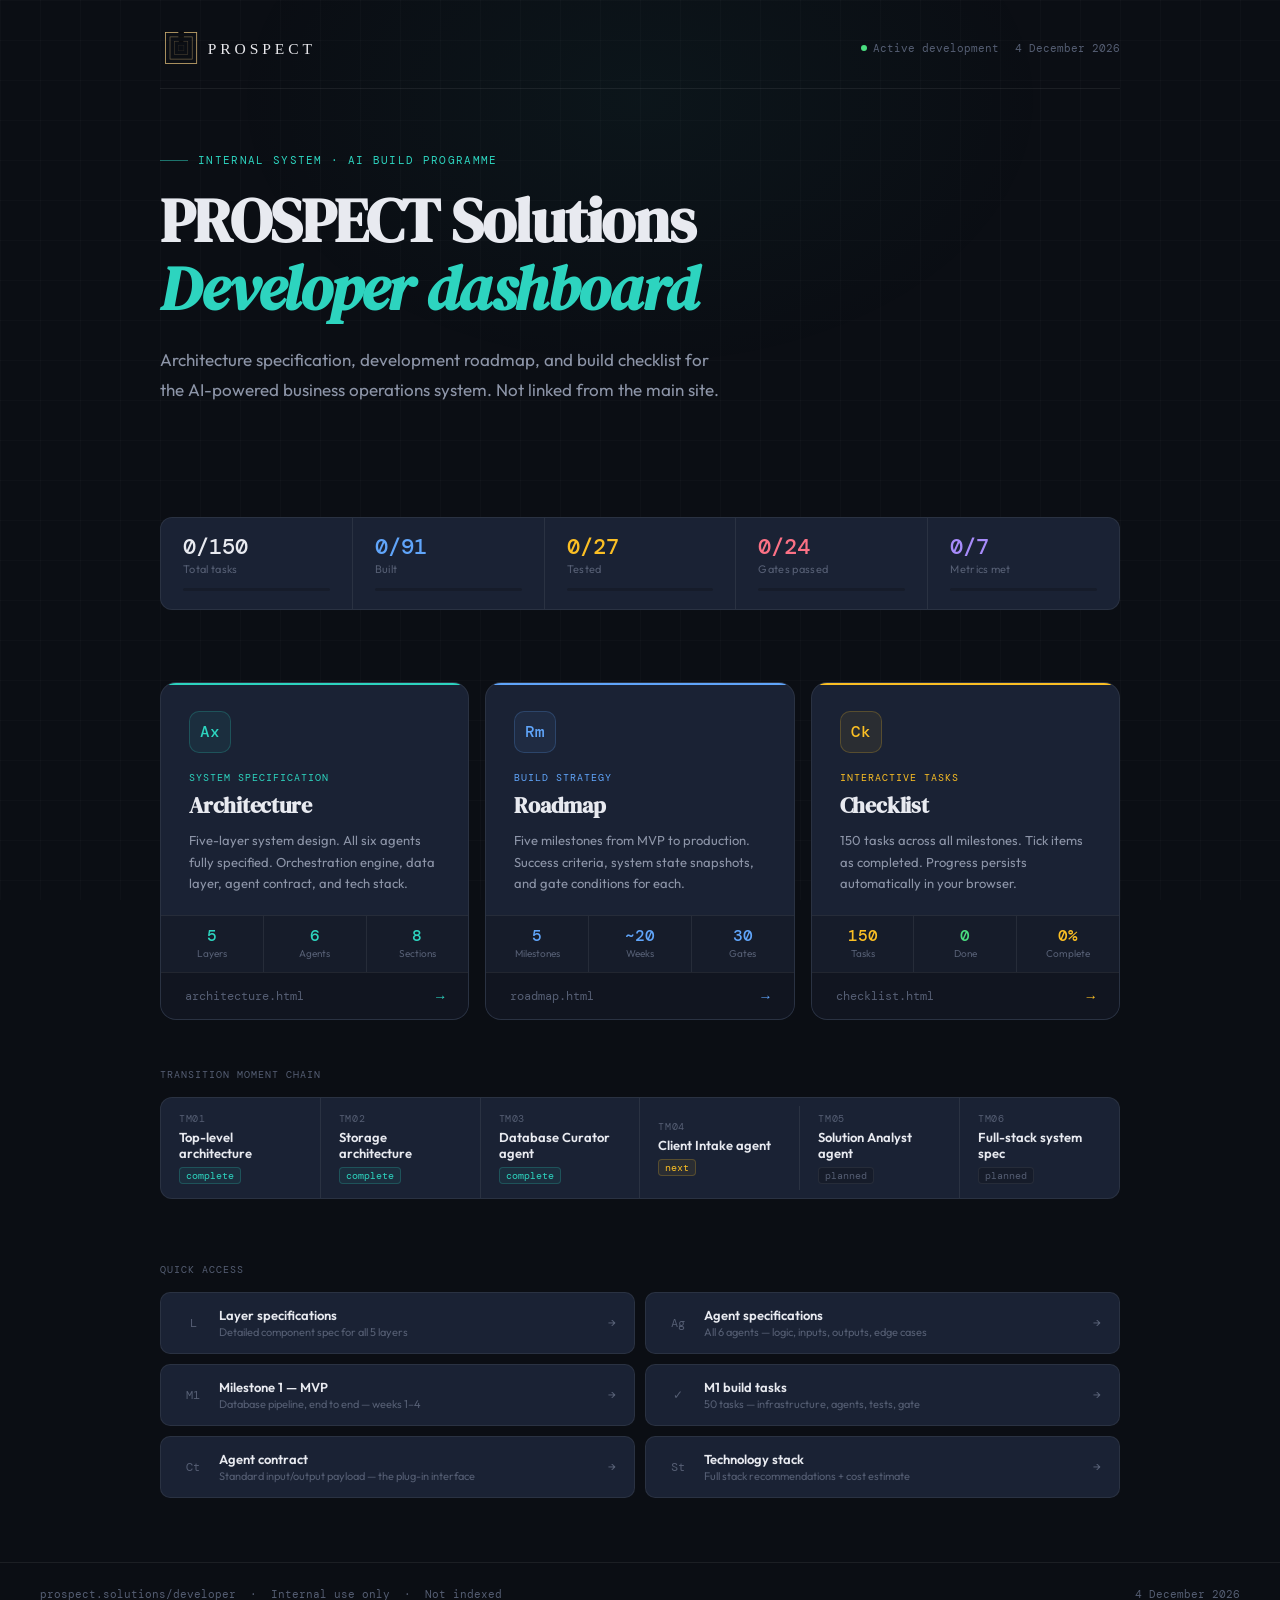
<file: developer/index.html>
<!DOCTYPE html>
<html lang="en">
<head>
<meta charset="UTF-8">
<meta name="viewport" content="width=device-width, initial-scale=1.0">
<title>Prospect Solutions — Developer Dashboard</title>
<meta name="robots" content="noindex, nofollow">
<link rel="icon" type="image/svg+xml" href="favicon.svg" />
<link rel="preconnect" href="https://fonts.googleapis.com">
<link rel="preconnect" href="https://fonts.gstatic.com" crossorigin>
<link href="https://fonts.googleapis.com/css2?family=DM+Serif+Display:ital@0;1&family=DM+Mono:wght@400;500&family=Outfit:wght@300;400;500;600&display=swap" rel="stylesheet">
<style>
  :root {
    --bg:      #0b0e14;
    --bg2:     #111520;
    --bg3:     #161c2a;
    --surface: #1a2234;
    --surface2:#1e2840;
    --border:  rgba(255,255,255,0.07);
    --border2: rgba(255,255,255,0.14);
    --text:    #e8eaf0;
    --text2:   #8d95a8;
    --text3:   #555e73;
    --teal:    #2dd4bf;
    --teal-bg: rgba(45,212,191,0.07);
    --teal-b:  rgba(45,212,191,0.22);
    --blue:    #60a5fa;
    --blue-bg: rgba(96,165,250,0.07);
    --blue-b:  rgba(96,165,250,0.22);
    --amber:   #fbbf24;
    --amber-bg:rgba(251,191,36,0.07);
    --amber-b: rgba(251,191,36,0.22);
    --coral:   #fb7185;
    --coral-bg:rgba(251,113,133,0.07);
    --coral-b: rgba(251,113,133,0.22);
    --purple:  #a78bfa;
    --green:   #4ade80;
    --font-d:  'DM Serif Display', serif;
    --font-b:  'Outfit', sans-serif;
    --font-m:  'DM Mono', monospace;
  }
  *, *::before, *::after { box-sizing: border-box; margin: 0; padding: 0; }
  html { height: 100%; }

  body {
    background: var(--bg);
    color: var(--text);
    font-family: var(--font-b);
    min-height: 100vh;
    display: flex;
    flex-direction: column;
  }

  /* ── GRID BACKGROUND ── */
  body::before {
    content: '';
    position: fixed; inset: 0;
    background-image:
      linear-gradient(rgba(255,255,255,0.02) 1px, transparent 1px),
      linear-gradient(90deg, rgba(255,255,255,0.02) 1px, transparent 1px);
    background-size: 40px 40px;
    pointer-events: none;
    z-index: 0;
  }

  /* ── GLOW ── */
  .glow {
    position: fixed;
    top: -200px; left: 50%; transform: translateX(-50%);
    width: 900px; height: 600px;
    background: radial-gradient(ellipse, rgba(45,212,191,0.04) 0%, transparent 65%);
    pointer-events: none; z-index: 0;
  }

  /* ── LAYOUT ── */
  .wrap {
    position: relative; z-index: 1;
    max-width: 1040px; margin: 0 auto;
    padding: 0 40px;
    flex: 1; display: flex; flex-direction: column;
  }

  /* ── TOPBAR ── */
  .topbar {
    display: flex; align-items: center; justify-content: space-between;
    padding: 28px 0 0;
    border-bottom: 1px solid var(--border);
    padding-bottom: 20px;
    margin-bottom: 64px;
  }
  .topbar-brand {
    display: flex; align-items: center; gap: 14px;
  }
  .brand-mark {
    width: 32px; height: 32px; border-radius: 8px;
    background: var(--teal-bg); border: 1px solid var(--teal-b);
    display: flex; align-items: center; justify-content: center;
    font-family: var(--font-m); font-size: 13px; font-weight: 500; color: var(--teal);
  }
  .brand-name {
    font-family: var(--font-m); font-size: 12px;
    color: var(--text3); letter-spacing: 0.06em; text-transform: uppercase;
  }
  .brand-name strong { color: var(--text2); }
  .topbar-meta {
    font-family: var(--font-m); font-size: 11px; color: var(--text3);
    display: flex; align-items: center; gap: 16px;
  }
  .status-dot {
    width: 6px; height: 6px; border-radius: 50%;
    background: var(--green); display: inline-block;
    animation: pulse 2s ease-in-out infinite;
  }
  @keyframes pulse {
    0%,100% { opacity: 1; }
    50%      { opacity: 0.4; }
  }
  .topbar-meta span { display: flex; align-items: center; gap: 6px; }

  /* ── HERO ── */
  .hero { margin-bottom: 72px; }
  .hero-eyebrow {
    font-family: var(--font-m); font-size: 11px; color: var(--teal);
    letter-spacing: 0.12em; text-transform: uppercase;
    margin-bottom: 20px; display: flex; align-items: center; gap: 10px;
  }
  .hero-eyebrow::before {
    content: ''; width: 28px; height: 1px;
    background: var(--teal); opacity: 0.5; display: block;
  }
  .hero h1 {
    font-family: var(--font-d);
    font-size: clamp(38px, 5vw, 62px);
    line-height: 1.1; letter-spacing: -0.02em;
    margin-bottom: 22px;
  }
  .hero h1 em { font-style: italic; color: var(--teal); }
  .hero-sub {
    font-size: 17px; color: var(--text2); line-height: 1.75;
    max-width: 560px; margin-bottom: 40px;
  }

  /* ── PROGRESS STRIP ── */
  .progress-strip {
    display: flex; gap: 0;
    background: var(--surface); border: 1px solid var(--border);
    border-radius: 12px; overflow: hidden;
    margin-bottom: 72px;
  }
  .ps-item {
    flex: 1; padding: 18px 22px;
    border-right: 1px solid var(--border);
    display: flex; flex-direction: column; gap: 4px;
  }
  .ps-item:last-child { border-right: none; }
  .ps-val {
    font-family: var(--font-m); font-size: 22px; font-weight: 500; line-height: 1;
  }
  .ps-label { font-size: 11px; color: var(--text3); letter-spacing: 0.03em; }
  .ps-bar {
    height: 3px; background: var(--bg3); border-radius: 2px;
    overflow: hidden; margin-top: 8px;
  }
  .ps-bar-fill { height: 100%; border-radius: 2px; transition: width 0.5s ease; }

  /* ── MAIN CARDS ── */
  .cards { display: grid; grid-template-columns: 1fr 1fr 1fr; gap: 16px; margin-bottom: 48px; }

  .card {
    background: var(--surface);
    border: 1px solid var(--border);
    border-radius: 16px;
    padding: 0;
    overflow: hidden;
    text-decoration: none;
    color: inherit;
    display: flex; flex-direction: column;
    transition: border-color 0.2s, transform 0.2s;
    cursor: pointer;
    position: relative;
  }
  .card:hover { transform: translateY(-3px); }
  .card.arch:hover  { border-color: var(--teal-b); }
  .card.road:hover  { border-color: var(--blue-b); }
  .card.check:hover { border-color: var(--amber-b); }

  .card-top {
    padding: 28px 28px 20px;
    flex: 1;
    position: relative;
  }
  /* accent line */
  .card::before {
    content: ''; position: absolute;
    top: 0; left: 0; right: 0; height: 2px;
  }
  .card.arch::before  { background: var(--teal); }
  .card.road::before  { background: var(--blue); }
  .card.check::before { background: var(--amber); }

  .card-icon {
    width: 42px; height: 42px; border-radius: 10px;
    display: flex; align-items: center; justify-content: center;
    font-family: var(--font-m); font-size: 16px; font-weight: 500;
    margin-bottom: 18px;
    border: 1px solid;
  }
  .card.arch  .card-icon { background: var(--teal-bg);  color: var(--teal);  border-color: var(--teal-b); }
  .card.road  .card-icon { background: var(--blue-bg);  color: var(--blue);  border-color: var(--blue-b); }
  .card.check .card-icon { background: var(--amber-bg); color: var(--amber); border-color: var(--amber-b); }

  .card-label {
    font-family: var(--font-m); font-size: 10px; letter-spacing: 0.1em;
    text-transform: uppercase; margin-bottom: 8px;
  }
  .card.arch  .card-label { color: var(--teal); }
  .card.road  .card-label { color: var(--blue); }
  .card.check .card-label { color: var(--amber); }

  .card h2 {
    font-family: var(--font-d); font-size: 22px; line-height: 1.2;
    letter-spacing: -0.01em; margin-bottom: 12px;
  }
  .card p { font-size: 13px; color: var(--text2); line-height: 1.65; }

  /* card stats row */
  .card-stats {
    display: flex; gap: 0;
    border-top: 1px solid var(--border);
    background: var(--bg3);
  }
  .cs-item {
    flex: 1; padding: 12px 16px; text-align: center;
    border-right: 1px solid var(--border);
  }
  .cs-item:last-child { border-right: none; }
  .cs-val { font-family: var(--font-m); font-size: 16px; font-weight: 500; line-height: 1; }
  .cs-label { font-size: 10px; color: var(--text3); margin-top: 3px; }

  /* card footer arrow */
  .card-footer {
    padding: 14px 24px;
    border-top: 1px solid var(--border);
    display: flex; align-items: center; justify-content: space-between;
    font-size: 12px; color: var(--text3);
    font-family: var(--font-m);
    background: var(--bg2);
    transition: background 0.15s;
  }
  .card:hover .card-footer { background: var(--surface2); }
  .card-footer .arrow {
    font-size: 14px; transition: transform 0.2s;
  }
  .card:hover .card-footer .arrow { transform: translateX(4px); }
  .card.arch  .card-footer .arrow { color: var(--teal); }
  .card.road  .card-footer .arrow { color: var(--blue); }
  .card.check .card-footer .arrow { color: var(--amber); }

  /* ── TM CHAIN ── */
  .section-label {
    font-family: var(--font-m); font-size: 10px; color: var(--text3);
    letter-spacing: 0.1em; text-transform: uppercase; margin-bottom: 16px;
  }
  .tm-chain {
    display: flex; align-items: center; gap: 0;
    background: var(--surface); border: 1px solid var(--border);
    border-radius: 12px; overflow: hidden; margin-bottom: 64px;
  }
  .tm-item {
    flex: 1; padding: 14px 18px; border-right: 1px solid var(--border);
    position: relative; transition: background 0.15s;
  }
  .tm-item:last-child { border-right: none; }
  .tm-item:hover { background: var(--surface2); }
  .tm-num {
    font-family: var(--font-m); font-size: 10px; color: var(--text3);
    margin-bottom: 4px; letter-spacing: 0.06em;
  }
  .tm-title { font-size: 13px; font-weight: 600; color: var(--text); }
  .tm-status {
    font-family: var(--font-m); font-size: 10px;
    padding: 1px 6px; border-radius: 4px; margin-top: 6px;
    display: inline-block;
  }
  .tm-done { background: var(--teal-bg); color: var(--teal); border: 1px solid var(--teal-b); }
  .tm-next { background: var(--amber-bg); color: var(--amber); border: 1px solid var(--amber-b); }
  .tm-plan { background: var(--bg3); color: var(--text3); border: 1px solid var(--border); }

  /* ── QUICK LINKS ── */
  .quick-grid {
    display: grid; grid-template-columns: 1fr 1fr; gap: 10px;
    margin-bottom: 64px;
  }
  .quick-link {
    background: var(--surface); border: 1px solid var(--border);
    border-radius: 10px; padding: 14px 18px;
    display: flex; align-items: center; gap: 12px;
    text-decoration: none; color: inherit;
    transition: border-color 0.15s, background 0.15s;
    font-size: 13px;
  }
  .quick-link:hover { background: var(--surface2); border-color: var(--border2); }
  .ql-icon {
    font-family: var(--font-m); font-size: 12px; color: var(--text3);
    width: 28px; text-align: center; flex-shrink: 0;
  }
  .ql-text { flex: 1; }
  .ql-title { font-weight: 600; color: var(--text); margin-bottom: 2px; }
  .ql-sub { font-size: 11px; color: var(--text3); }
  .ql-arrow { color: var(--text3); font-size: 12px; }

  /* ── FOOTER ── */
  footer {
    border-top: 1px solid var(--border); padding: 24px 40px;
    display: flex; align-items: center; justify-content: space-between;
    font-family: var(--font-m); font-size: 11px; color: var(--text3);
    position: relative; z-index: 1;
  }

  @keyframes fadeUp {
    from { opacity: 0; transform: translateY(16px); }
    to   { opacity: 1; transform: translateY(0); }
  }
  .fade-up { animation: fadeUp 0.5s ease both; }
  .d1 { animation-delay: 0.05s; }
  .d2 { animation-delay: 0.12s; }
  .d3 { animation-delay: 0.19s; }
  .d4 { animation-delay: 0.26s; }

  @media (max-width: 800px) {
    .wrap { padding: 0 20px; }
    .cards { grid-template-columns: 1fr; }
    .quick-grid { grid-template-columns: 1fr; }
    .progress-strip { flex-direction: column; }
    .ps-item { border-right: none; border-bottom: 1px solid var(--border); }
    .ps-item:last-child { border-bottom: none; }
    .tm-chain { flex-direction: column; }
    .tm-item { border-right: none; border-bottom: 1px solid var(--border); }
    footer { flex-direction: column; gap: 8px; padding: 20px; }
  }
</style>
</head>
<body>
<div class="glow"></div>

<div class="wrap">

  <!-- TOPBAR -->
  <div class="topbar fade-up">
    <div class="topbar-brand">
      <svg width="180" height="40" viewBox="0 0 320 72" fill="none" xmlns="http://www.w3.org/2000/svg">
        <rect x="8"  y="8"  width="56" height="56" stroke="#c8a96e" stroke-width="1.5" fill="none" opacity="1"/>
        <rect x="16" y="16" width="40" height="40" stroke="#c8a96e" stroke-width="1.2" fill="none" opacity="0.6"/>
        <rect x="24" y="24" width="24" height="24" stroke="#c8a96e" stroke-width="1"   fill="none" opacity="0.35"/>
        <rect x="31" y="31" width="10" height="10" stroke="#c8a96e" stroke-width="0.8" fill="none" opacity="0.18"/>
        <line x1="31" y1="8"  x2="41" y2="8"  stroke="#0a0a0c" stroke-width="3"/>
        <line x1="31" y1="16" x2="41" y2="16" stroke="#0a0a0c" stroke-width="3"/>
        <line x1="32" y1="24" x2="40" y2="24" stroke="#0a0a0c" stroke-width="3"/>
        <text x="84" y="46" font-family="Cormorant Garamond, Georgia, serif" font-size="28" font-weight="300" letter-spacing="7" fill="#e8e8ec">PROSPECT</text>
      </svg>
    </div>
    <div class="topbar-meta">
      <span><span class="status-dot"></span>Active development</span>
      <span id="current-date"></span>
    </div>
  </div>

  <!-- HERO -->
  <div class="hero fade-up d1">
    <p class="hero-eyebrow">Internal system · AI build programme</p>
    <h1>PROSPECT Solutions<br><em>Developer dashboard</em></h1>
    <p class="hero-sub">Architecture specification, development roadmap, and build checklist for the AI-powered business operations system. Not linked from the main site.</p>
  </div>

  <!-- PROGRESS STRIP -->
  <div class="progress-strip fade-up d2">
    <div class="ps-item">
      <div class="ps-val" id="ps-total" style="color:var(--text)">0/150</div>
      <div class="ps-label">Total tasks</div>
      <div class="ps-bar"><div class="ps-bar-fill" id="ps-total-bar" style="width:0%;background:var(--teal)"></div></div>
    </div>
    <div class="ps-item">
      <div class="ps-val" id="ps-build" style="color:var(--blue)">0/92</div>
      <div class="ps-label">Built</div>
      <div class="ps-bar"><div class="ps-bar-fill" id="ps-build-bar" style="width:0%;background:var(--blue)"></div></div>
    </div>
    <div class="ps-item">
      <div class="ps-val" id="ps-test" style="color:var(--amber)">0/28</div>
      <div class="ps-label">Tested</div>
      <div class="ps-bar"><div class="ps-bar-fill" id="ps-test-bar" style="width:0%;background:var(--amber)"></div></div>
    </div>
    <div class="ps-item">
      <div class="ps-val" id="ps-gate" style="color:var(--coral)">0/25</div>
      <div class="ps-label">Gates passed</div>
      <div class="ps-bar"><div class="ps-bar-fill" id="ps-gate-bar" style="width:0%;background:var(--coral)"></div></div>
    </div>
    <div class="ps-item">
      <div class="ps-val" id="ps-metric" style="color:var(--purple)">0/8</div>
      <div class="ps-label">Metrics met</div>
      <div class="ps-bar"><div class="ps-bar-fill" id="ps-metric-bar" style="width:0%;background:var(--purple)"></div></div>
    </div>
  </div>

  <!-- MAIN CARDS -->
  <div class="cards fade-up d3">

    <!-- Architecture -->
    <a href="architecture.html" class="card arch">
      <div class="card-top">
        <div class="card-icon">Ax</div>
        <div class="card-label">System specification</div>
        <h2>Architecture</h2>
        <p>Five-layer system design. All six agents fully specified. Orchestration engine, data layer, agent contract, and tech stack.</p>
      </div>
      <div class="card-stats">
        <div class="cs-item"><div class="cs-val" style="color:var(--teal)">5</div><div class="cs-label">Layers</div></div>
        <div class="cs-item"><div class="cs-val" style="color:var(--teal)">6</div><div class="cs-label">Agents</div></div>
        <div class="cs-item"><div class="cs-val" style="color:var(--teal)">8</div><div class="cs-label">Sections</div></div>
      </div>
      <div class="card-footer">architecture.html <span class="arrow">→</span></div>
    </a>

    <!-- Roadmap -->
    <a href="roadmap.html" class="card road">
      <div class="card-top">
        <div class="card-icon">Rm</div>
        <div class="card-label">Build strategy</div>
        <h2>Roadmap</h2>
        <p>Five milestones from MVP to production. Success criteria, system state snapshots, and gate conditions for each.</p>
      </div>
      <div class="card-stats">
        <div class="cs-item"><div class="cs-val" style="color:var(--blue)">5</div><div class="cs-label">Milestones</div></div>
        <div class="cs-item"><div class="cs-val" style="color:var(--blue)">~20</div><div class="cs-label">Weeks</div></div>
        <div class="cs-item"><div class="cs-val" style="color:var(--blue)">30</div><div class="cs-label">Gates</div></div>
      </div>
      <div class="card-footer">roadmap.html <span class="arrow">→</span></div>
    </a>

    <!-- Checklist -->
    <a href="checklist.html" class="card check">
      <div class="card-top">
        <div class="card-icon">Ck</div>
        <div class="card-label">Interactive tasks</div>
        <h2>Checklist</h2>
        <p>150 tasks across all milestones. Tick items as completed. Progress persists automatically in your browser.</p>
      </div>
      <div class="card-stats">
        <div class="cs-item"><div class="cs-val" id="card-total" style="color:var(--amber)">150</div><div class="cs-label">Tasks</div></div>
        <div class="cs-item"><div class="cs-val" id="card-done" style="color:var(--green)">0</div><div class="cs-label">Done</div></div>
        <div class="cs-item"><div class="cs-val" id="card-pct" style="color:var(--amber)">0%</div><div class="cs-label">Complete</div></div>
      </div>
      <div class="card-footer">checklist.html <span class="arrow">→</span></div>
    </a>

  </div><!-- cards -->

  <!-- TM CHAIN -->
  <div class="fade-up d4">
    <div class="section-label">Transition moment chain</div>
    <div class="tm-chain">
      <div class="tm-item">
        <div class="tm-num">TM01</div>
        <div class="tm-title">Top-level architecture</div>
        <div class="tm-status tm-done">complete</div>
      </div>
      <div class="tm-item">
        <div class="tm-num">TM02</div>
        <div class="tm-title">Storage architecture</div>
        <div class="tm-status tm-done">complete</div>
      </div>
      <div class="tm-item">
        <div class="tm-num">TM03</div>
        <div class="tm-title">Database Curator agent</div>
        <div class="tm-status tm-done">complete</div>
      </div>
      <div class="tm-item">
        <div class="tm-num">TM04</div>
        <div class="tm-title">Client Intake agent</div>
        <div class="tm-status tm-next">next</div>
      </div>
      <div class="tm-item">
        <div class="tm-num">TM05</div>
        <div class="tm-title">Solution Analyst agent</div>
        <div class="tm-status tm-plan">planned</div>
      </div>
      <div class="tm-item">
        <div class="tm-num">TM06</div>
        <div class="tm-title">Full-stack system spec</div>
        <div class="tm-status tm-plan">planned</div>
      </div>
    </div>
  </div>

  <!-- QUICK LINKS -->
  <div class="section-label">Quick access</div>
  <div class="quick-grid fade-up d4">
    <a href="architecture.html#layers" class="quick-link">
      <span class="ql-icon">L</span>
      <div class="ql-text"><div class="ql-title">Layer specifications</div><div class="ql-sub">Detailed component spec for all 5 layers</div></div>
      <span class="ql-arrow">→</span>
    </a>
    <a href="architecture.html#agents" class="quick-link">
      <span class="ql-icon">Ag</span>
      <div class="ql-text"><div class="ql-title">Agent specifications</div><div class="ql-sub">All 6 agents — logic, inputs, outputs, edge cases</div></div>
      <span class="ql-arrow">→</span>
    </a>
    <a href="roadmap.html#m1" class="quick-link">
      <span class="ql-icon">M1</span>
      <div class="ql-text"><div class="ql-title">Milestone 1 — MVP</div><div class="ql-sub">Database pipeline, end to end — weeks 1–4</div></div>
      <span class="ql-arrow">→</span>
    </a>
    <a href="checklist.html#m1" class="quick-link">
      <span class="ql-icon">✓</span>
      <div class="ql-text"><div class="ql-title">M1 build tasks</div><div class="ql-sub">50 tasks — infrastructure, agents, tests, gate</div></div>
      <span class="ql-arrow">→</span>
    </a>
    <a href="architecture.html#contract" class="quick-link">
      <span class="ql-icon">Ct</span>
      <div class="ql-text"><div class="ql-title">Agent contract</div><div class="ql-sub">Standard input/output payload — the plug-in interface</div></div>
      <span class="ql-arrow">→</span>
    </a>
    <a href="architecture.html#stack" class="quick-link">
      <span class="ql-icon">St</span>
      <div class="ql-text"><div class="ql-title">Technology stack</div><div class="ql-sub">Full stack recommendations + cost estimate</div></div>
      <span class="ql-arrow">→</span>
    </a>
  </div>

</div><!-- wrap -->

<footer>
  <span>prospect.solutions/developer &nbsp;·&nbsp; Internal use only &nbsp;·&nbsp; Not indexed</span>
  <span id="footer-date"></span>
</footer>

<script>
  // ── Date
  const now = new Date();
  const fmt = now.toLocaleDateString('en-GB', { day:'numeric', month:'long', year:'numeric' });
  document.getElementById('current-date').textContent = fmt;
  document.getElementById('footer-date').textContent = fmt;

  // ── Read checklist progress from localStorage (same key as checklist.html)
  const STORE = 'ai-sys-checklist-v1';
  const TOTALS = { total:150, build:92, test:28, gate:25, metric:8 };

  function readProgress() {
    try {
      const state = JSON.parse(localStorage.getItem(STORE)) || {};
      const keys = Object.keys(state).filter(k => state[k]);
      // categorise by prefix to count by type — we don't have badge info here
      // so we just count total done and show percentages
      // For type breakdown we'd need to replicate the badge mapping
      // Instead: fetch the checklist page badge data via a hidden iframe trick
      // OR just show totals from the key count
      return { done: keys.length, total: TOTALS.total };
    } catch(e) { return { done:0, total:TOTALS.total }; }
  }

  function updateProgress() {
    const { done, total } = readProgress();
    const pct = total ? Math.round(done/total*100) : 0;

    // We can only reliably show total from hub since we don't have badge mapping
    // Show total progress prominently
    document.getElementById('ps-total').textContent = done + '/' + total;
    document.getElementById('ps-total-bar').style.width = pct + '%';

    // Card stats
    document.getElementById('card-done').textContent = done;
    document.getElementById('card-pct').textContent = pct + '%';

    // For typed counts: load state and map IDs
    // We embed the badge map from checklist data
    try {
      const state = JSON.parse(localStorage.getItem(STORE)) || {};
      const buildIds = ["m1-1-1","m1-1-2","m1-1-3","m1-1-4","m1-1-5","m1-1-6","m1-1-7","m1-1-8","m1-1-9","m1-2-1","m1-2-2","m1-2-3","m1-2-4","m1-2-5","m1-2-6","m1-2-7","m1-2-8","m1-2-9","m1-3-1","m1-3-2","m1-3-3","m1-3-4","m1-3-5","m1-3-6","m1-3-7","m1-3-8","m1-3-9","m1-3-10","m1-3-11","m1-3-12","m1-3-13","m1-3-14","m1-4-1","m1-4-2","m1-4-3","m1-4-4","m2-1-1","m2-1-2","m2-1-3","m2-1-4","m2-2-1","m2-2-2","m2-2-3","m2-2-4","m2-2-5","m2-2-6","m2-2-7","m2-2-8","m2-2-9","m2-2-10","m2-2-11","m2-2-12","m2-3-1","m2-3-2","m2-3-3","m2-3-4","m2-3-5","m2-3-6","m3-1-1","m3-1-2","m3-1-3","m3-1-4","m3-1-5","m3-1-6","m3-2-1","m3-2-2","m3-2-3","m3-2-4","m3-2-5","m3-2-6","m4-1-1","m4-1-2","m4-1-3","m4-1-4","m4-1-5","m4-2-1","m4-2-2","m4-2-3","m4-2-4","m5-1-1","m5-1-2","m5-1-3","m5-1-4","m5-1-5","m5-1-6","m5-1-7","m5-2-1","m5-2-2","m5-2-3","m5-2-4","m5-2-5"];
      const testIds = ["m1-5-1","m1-5-2","m1-5-3","m1-5-4","m1-5-5","m1-5-6","m1-5-7","m1-5-8","m2-4-1","m2-4-2","m2-4-3","m2-4-4","m2-4-5","m2-4-6","m3-3-1","m3-3-2","m3-3-3","m3-3-4","m3-3-5","m3-3-6","m3-3-7","m4-3-1","m4-3-2","m4-3-3","m4-3-4","m4-3-5","m5-3-7"];
      const gateIds = ["m1-6-1","m1-6-2","m1-6-3","m1-6-4","m1-6-5","m1-6-6","m2-5-1","m2-5-2","m2-5-3","m2-5-4","m2-5-5","m2-5-6","m3-4-1","m3-4-2","m3-4-3","m3-4-4","m3-4-5","m4-4-1","m4-4-2","m4-4-3","m4-4-4","m4-4-5","m5-3-6","m5-3-8"];
      const metricIds = ["m2-5-7","m4-3-6","m5-3-1","m5-3-2","m5-3-3","m5-3-4","m5-3-5"];

      const dB = buildIds.filter(id=>!!state[id]).length;
      const dT = testIds.filter(id=>!!state[id]).length;
      const dG = gateIds.filter(id=>!!state[id]).length;
      const dM = metricIds.filter(id=>!!state[id]).length;

      document.getElementById('ps-build').textContent   = dB+'/'+buildIds.length;
      document.getElementById('ps-test').textContent    = dT+'/'+testIds.length;
      document.getElementById('ps-gate').textContent    = dG+'/'+gateIds.length;
      document.getElementById('ps-metric').textContent  = dM+'/'+metricIds.length;
      document.getElementById('ps-build-bar').style.width  = Math.round(dB/buildIds.length*100)+'%';
      document.getElementById('ps-test-bar').style.width   = Math.round(dT/testIds.length*100)+'%';
      document.getElementById('ps-gate-bar').style.width   = Math.round(dG/gateIds.length*100)+'%';
      document.getElementById('ps-metric-bar').style.width = Math.round(dM/metricIds.length*100)+'%';
    } catch(e) {}
  }

  updateProgress();

  // Refresh if user returns from checklist tab
  window.addEventListener('focus', updateProgress);
  document.addEventListener('visibilitychange', () => {
    if (document.visibilityState === 'visible') updateProgress();
  });
</script>
</body>
</html>
</file>
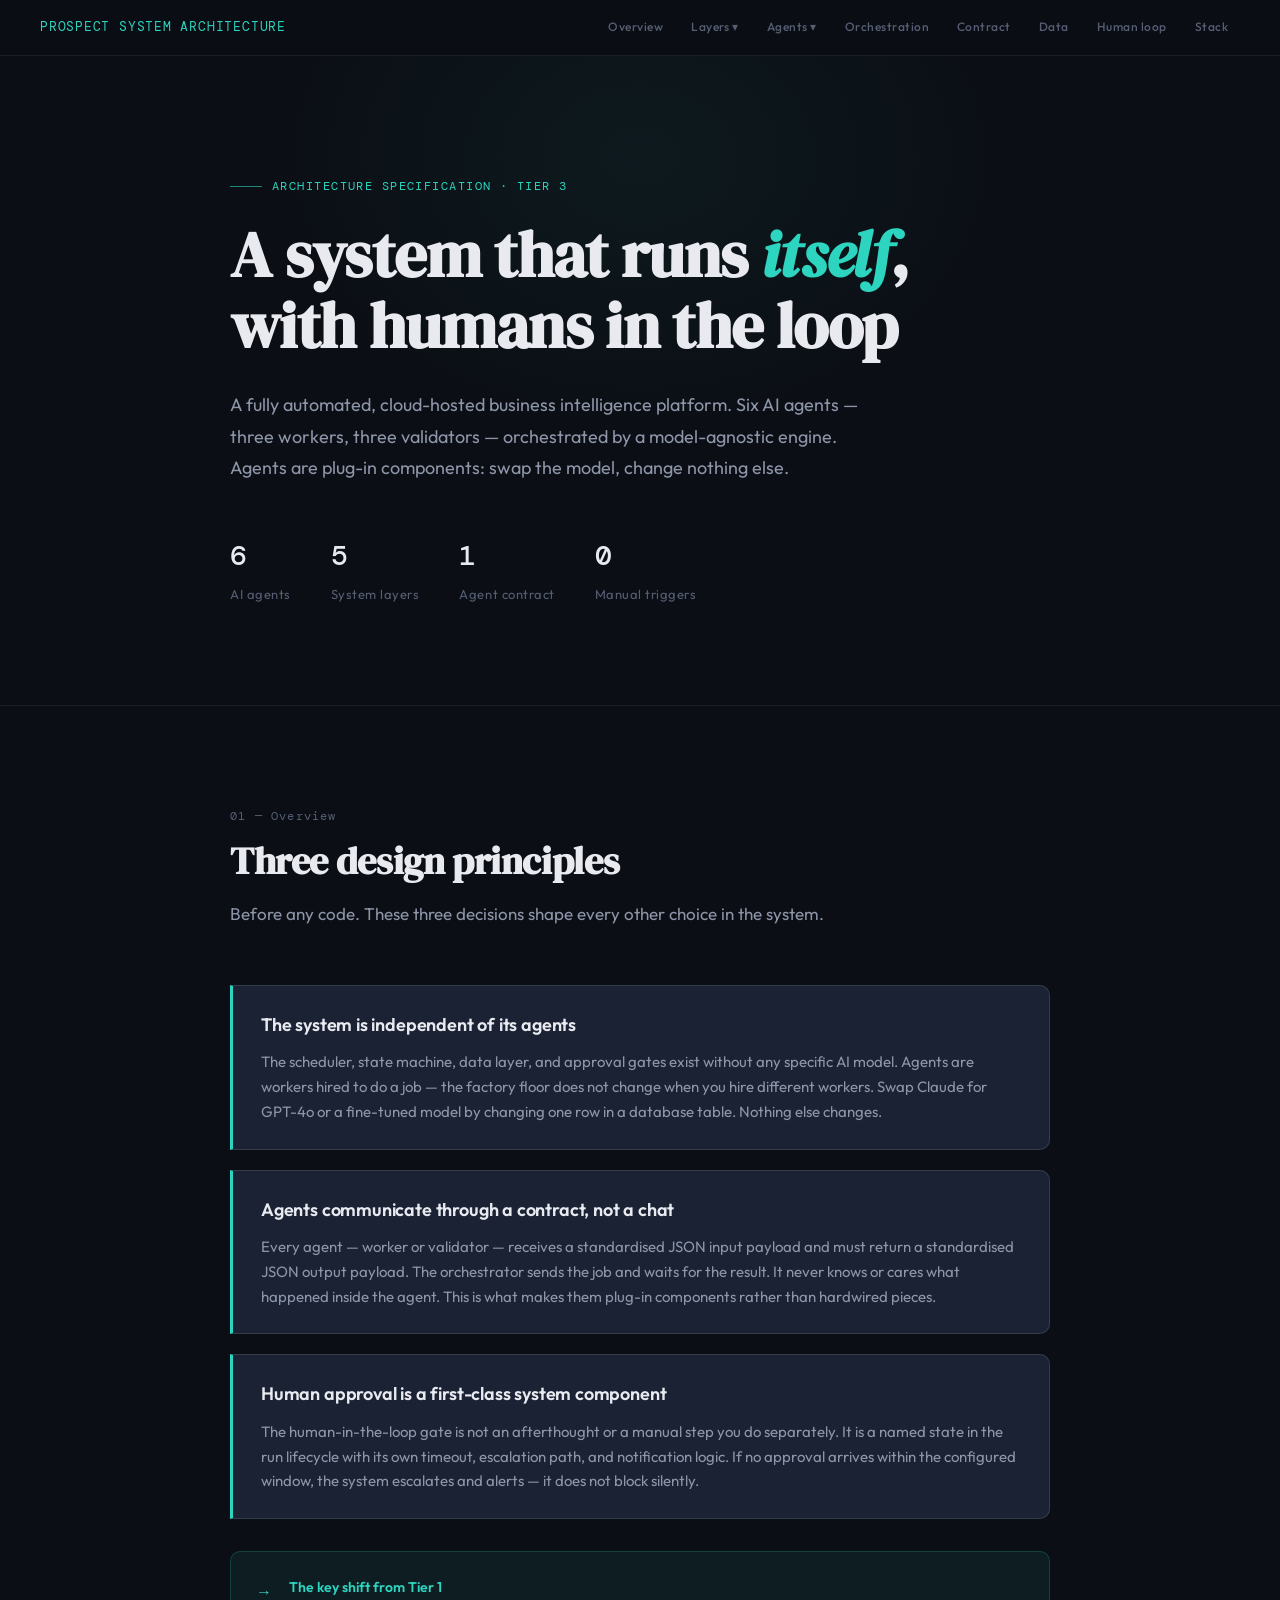
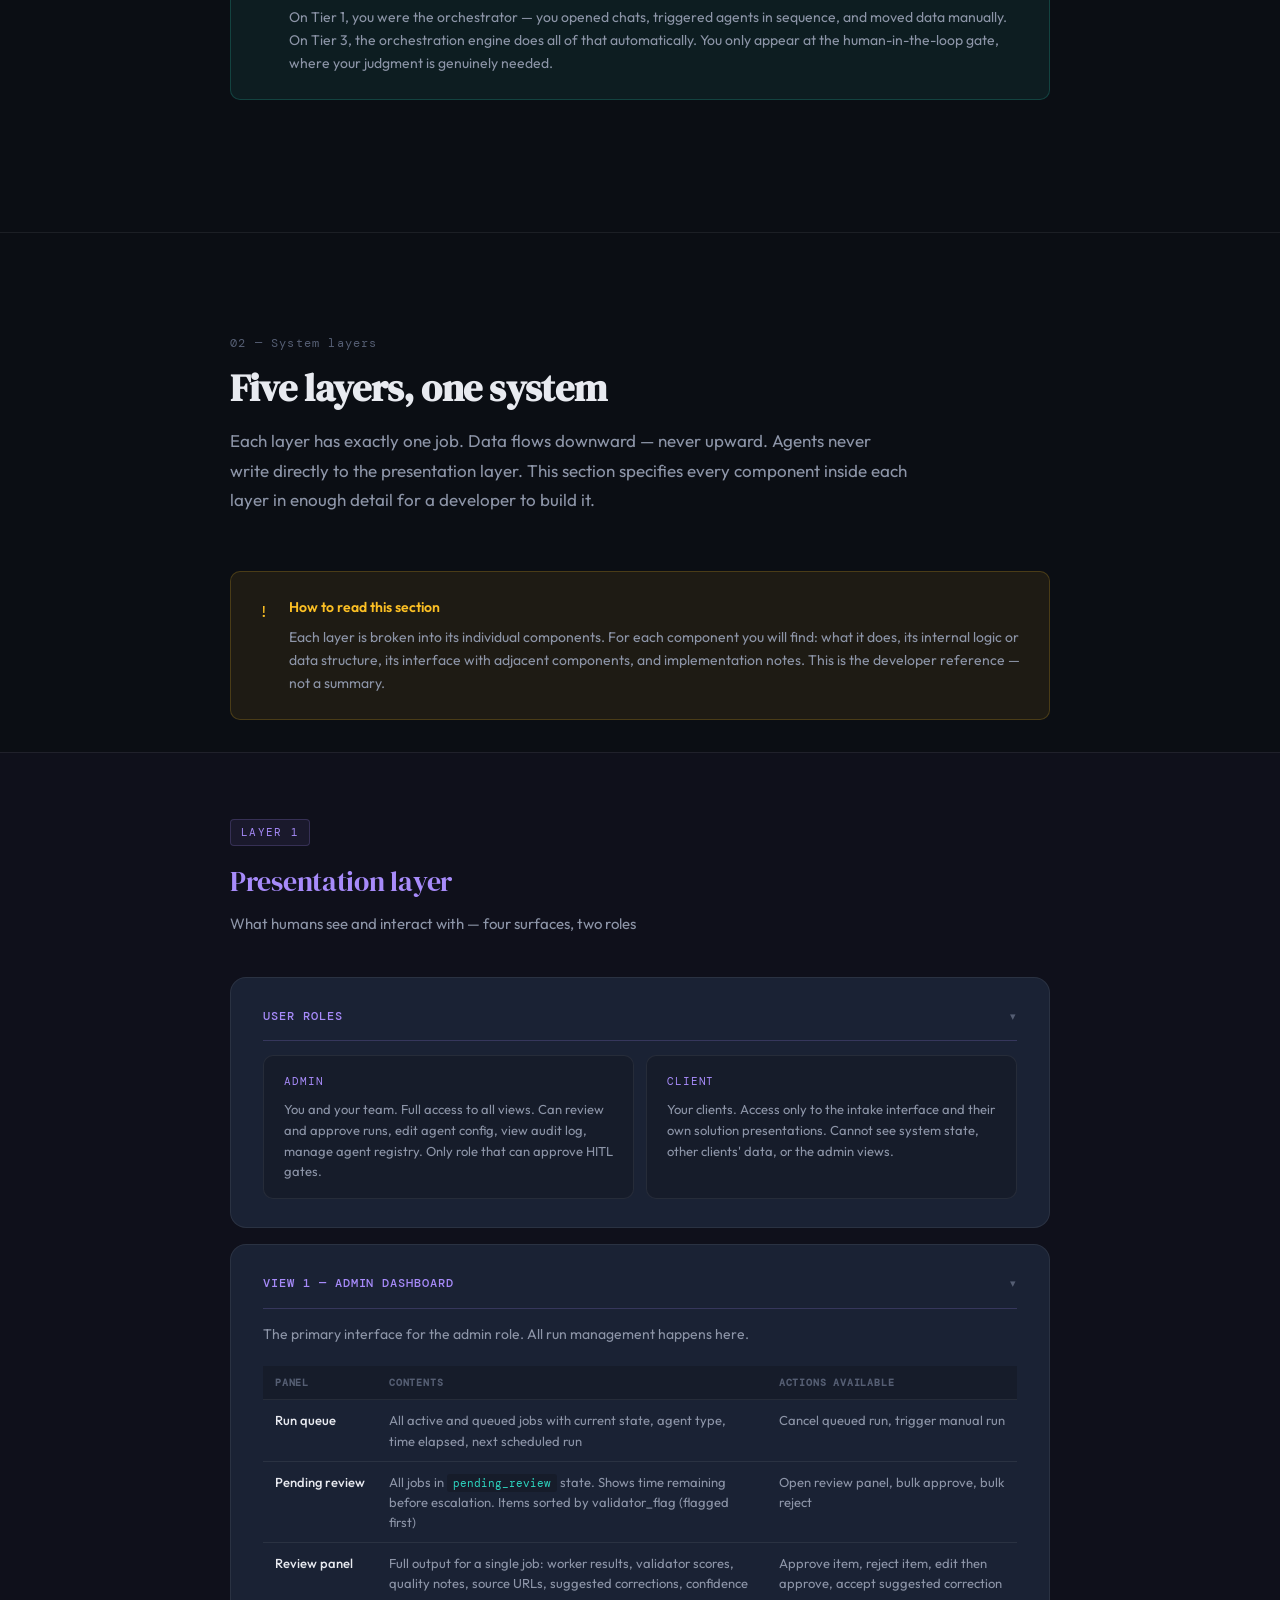
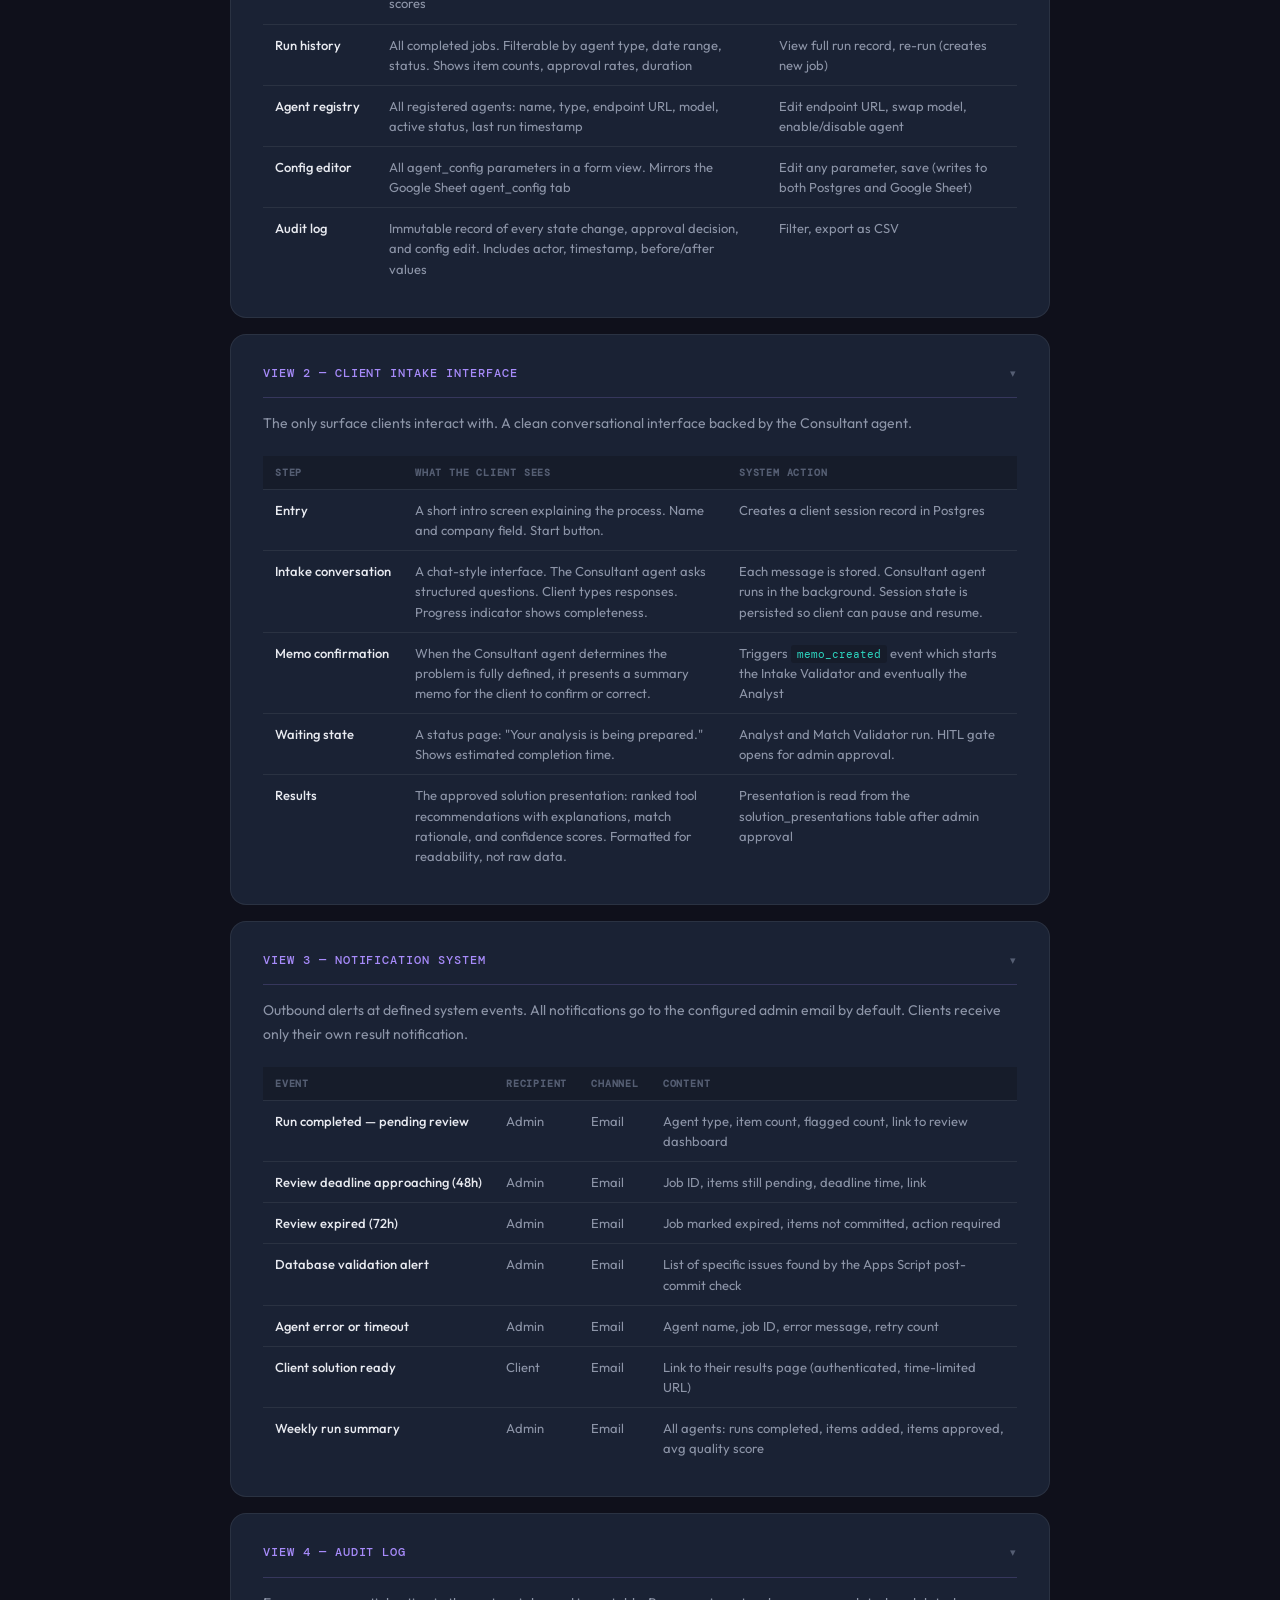
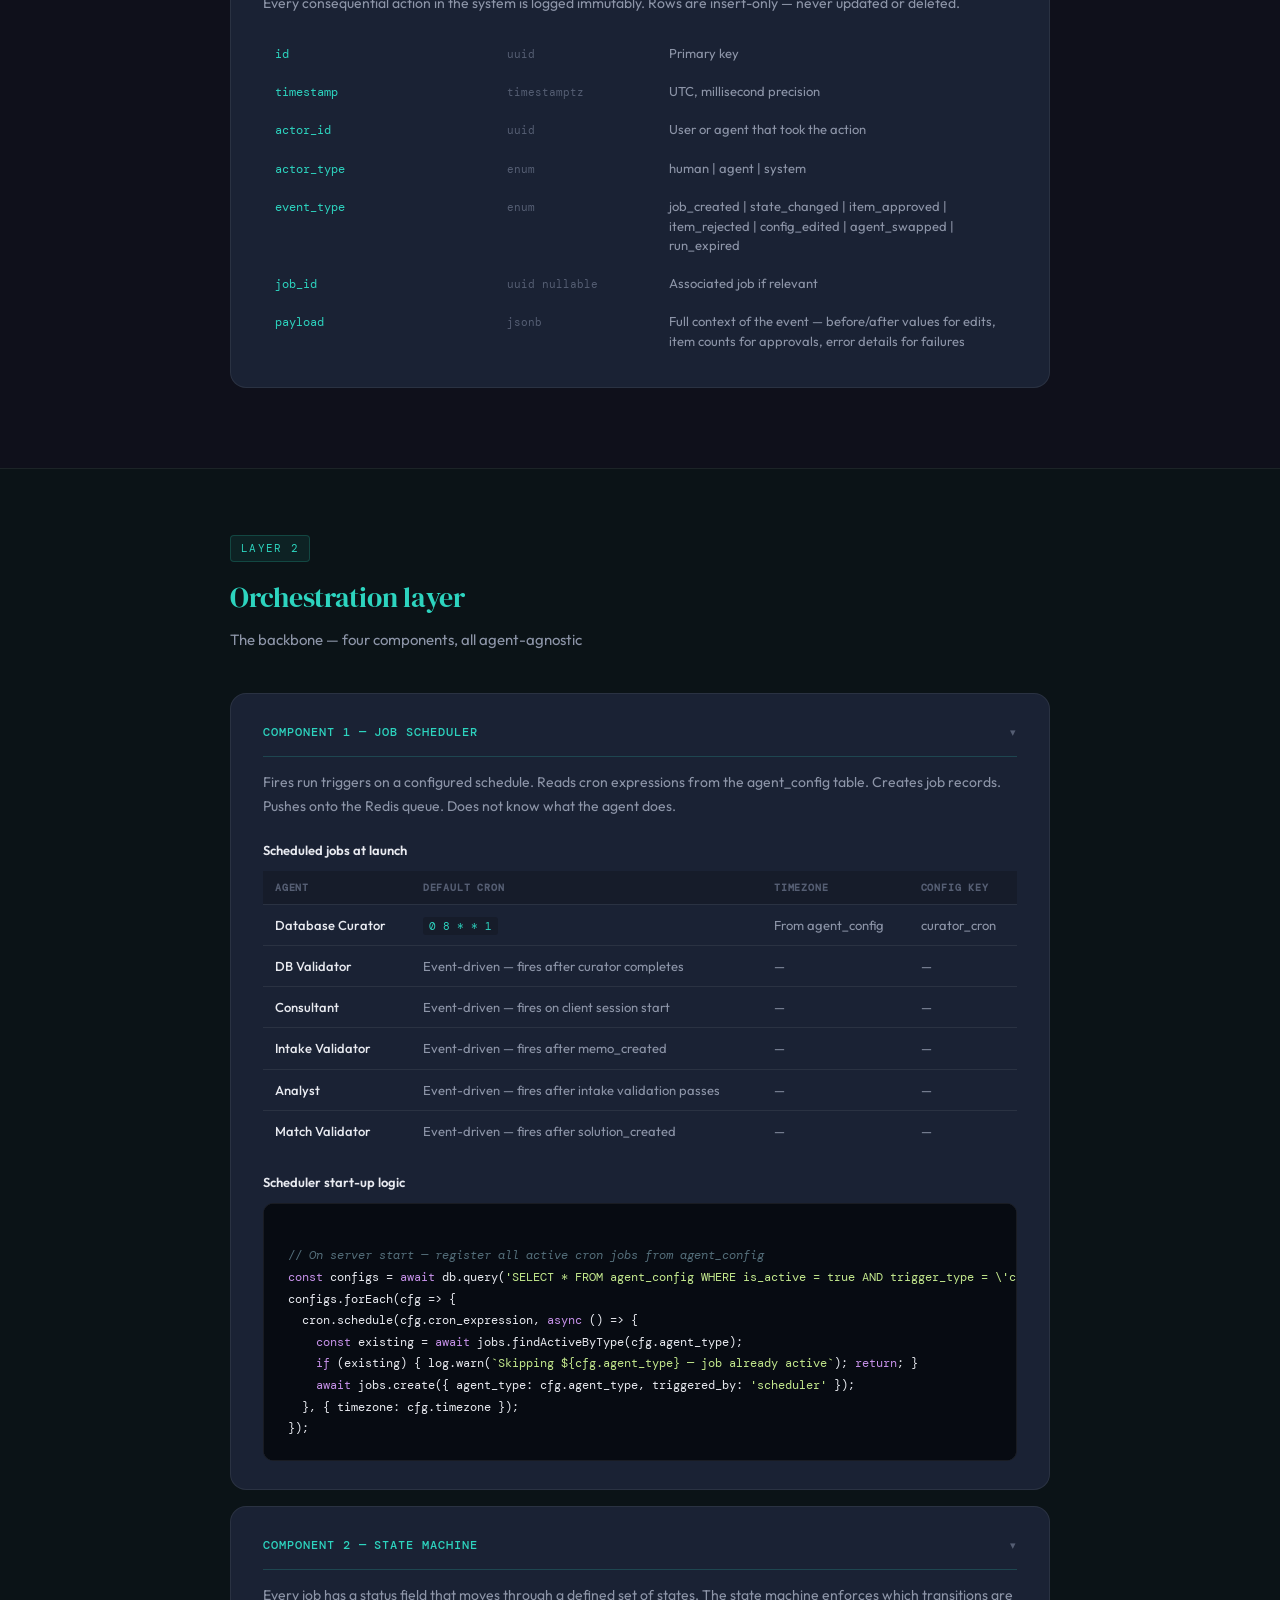
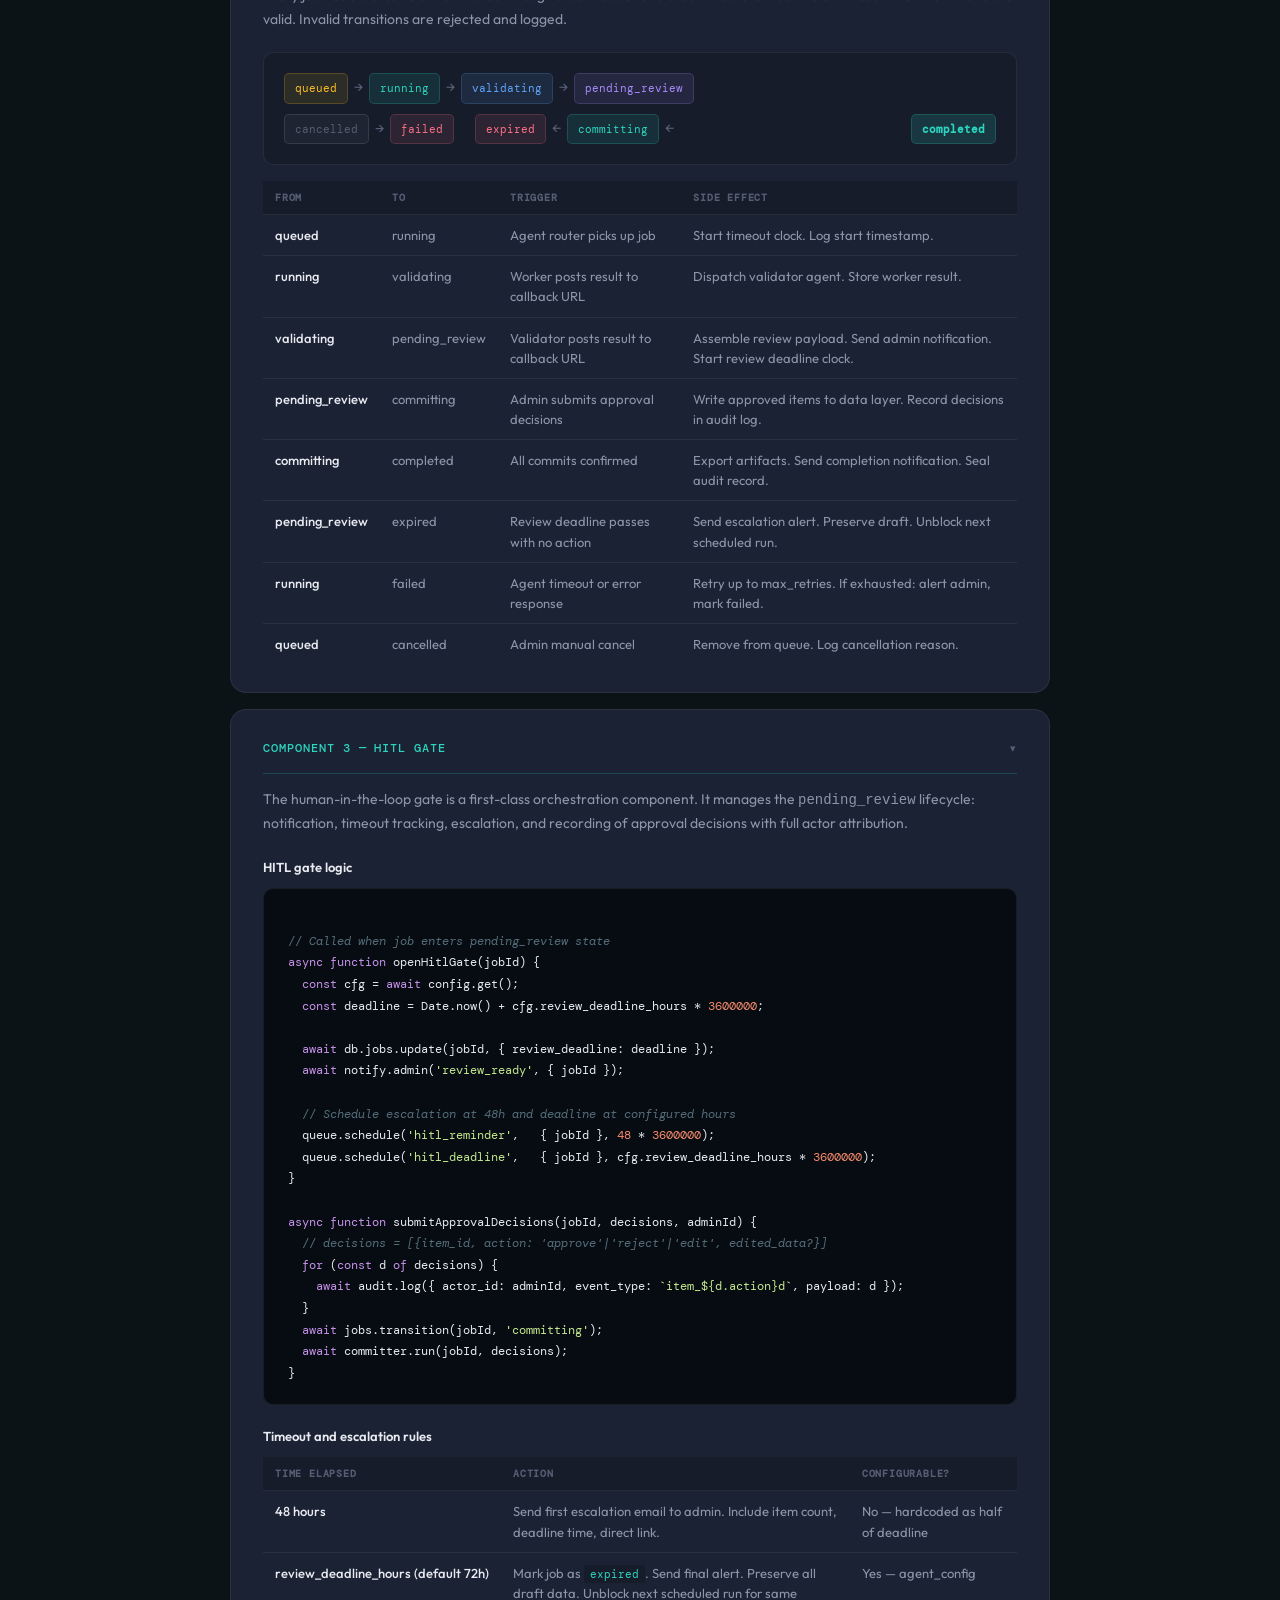
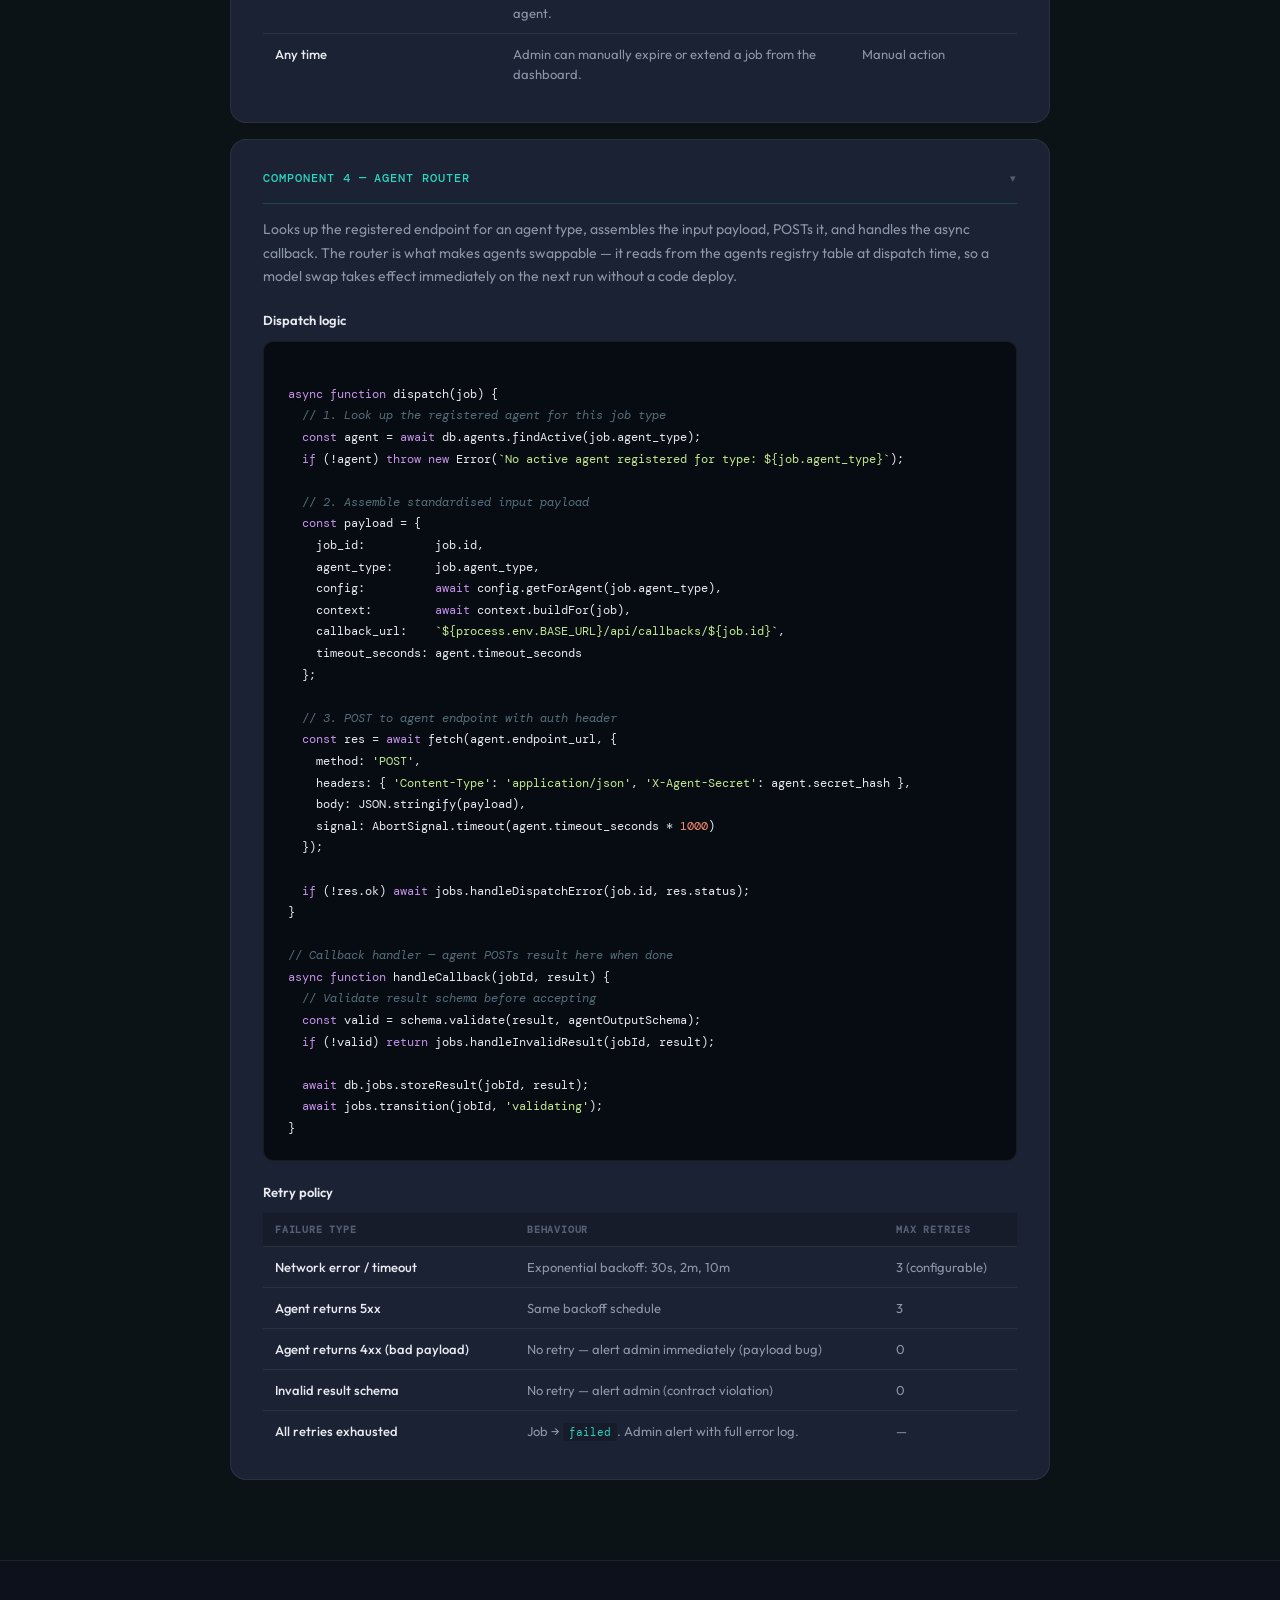
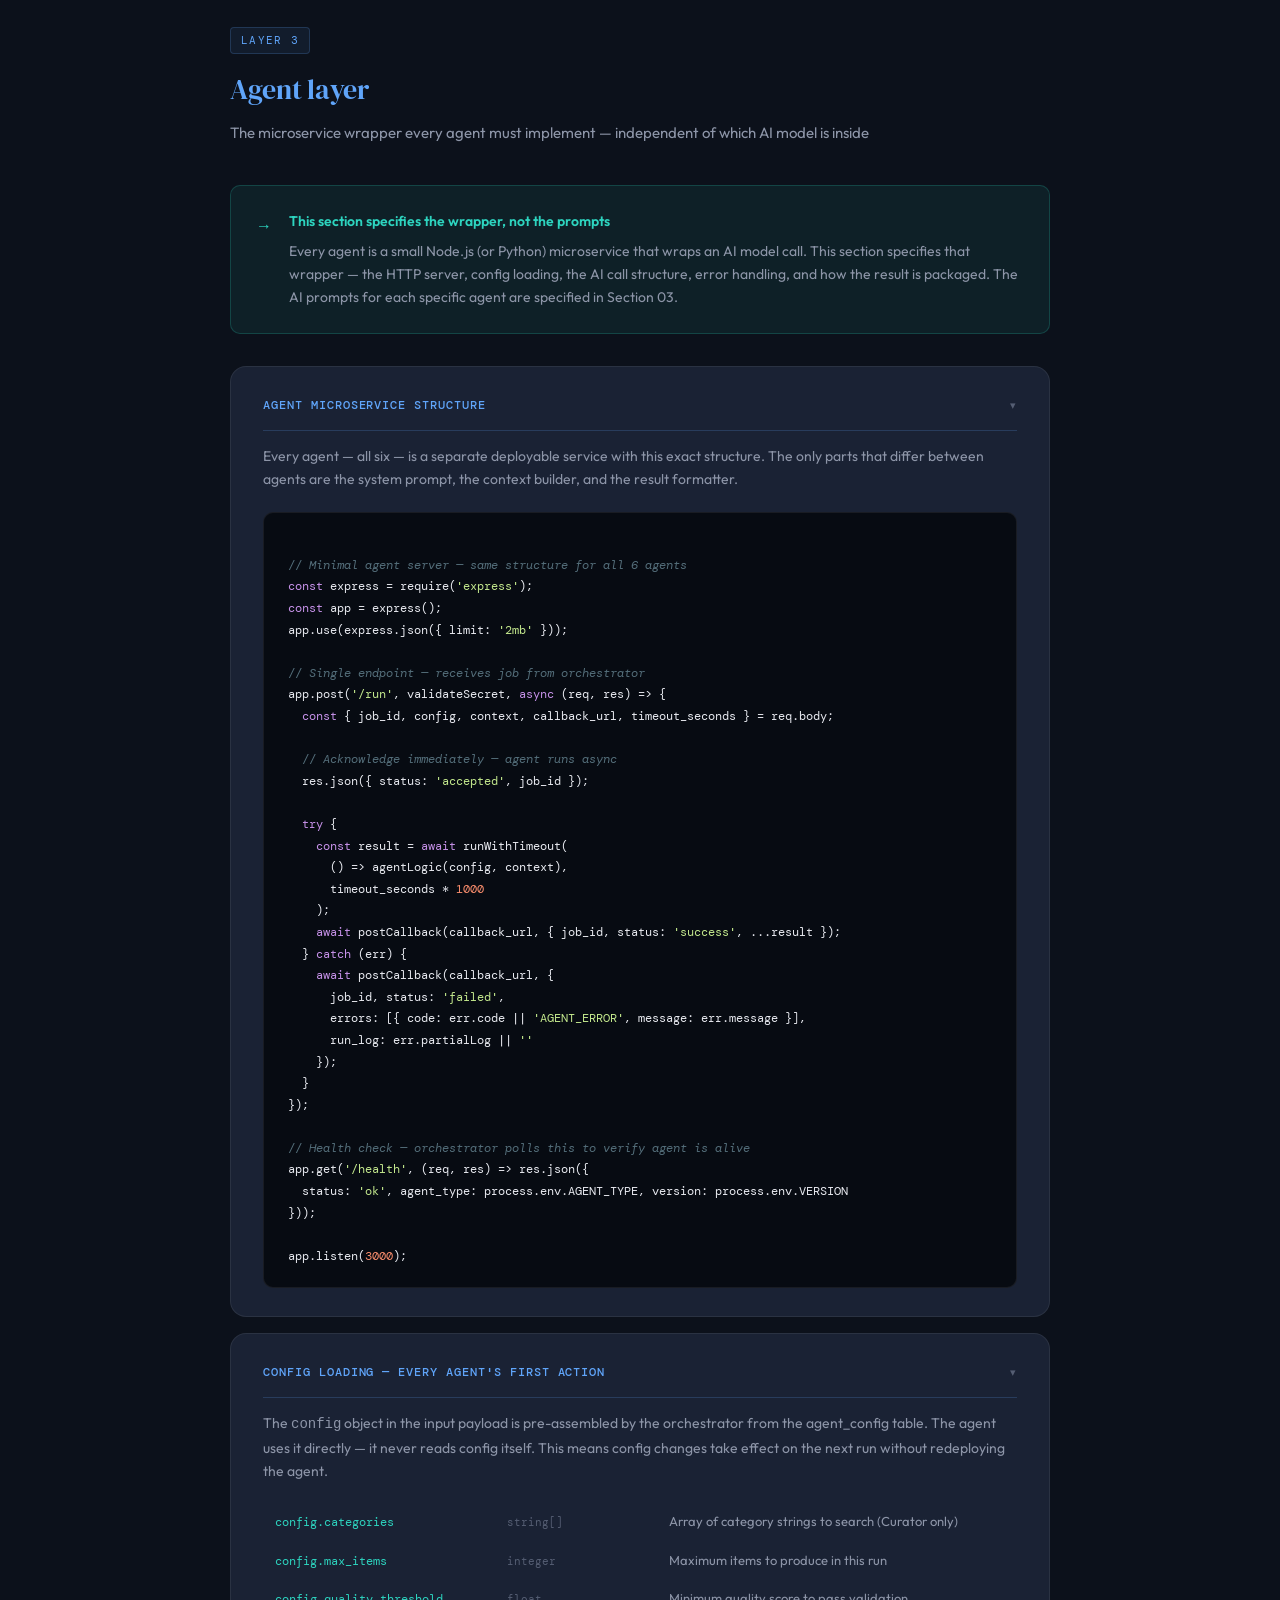
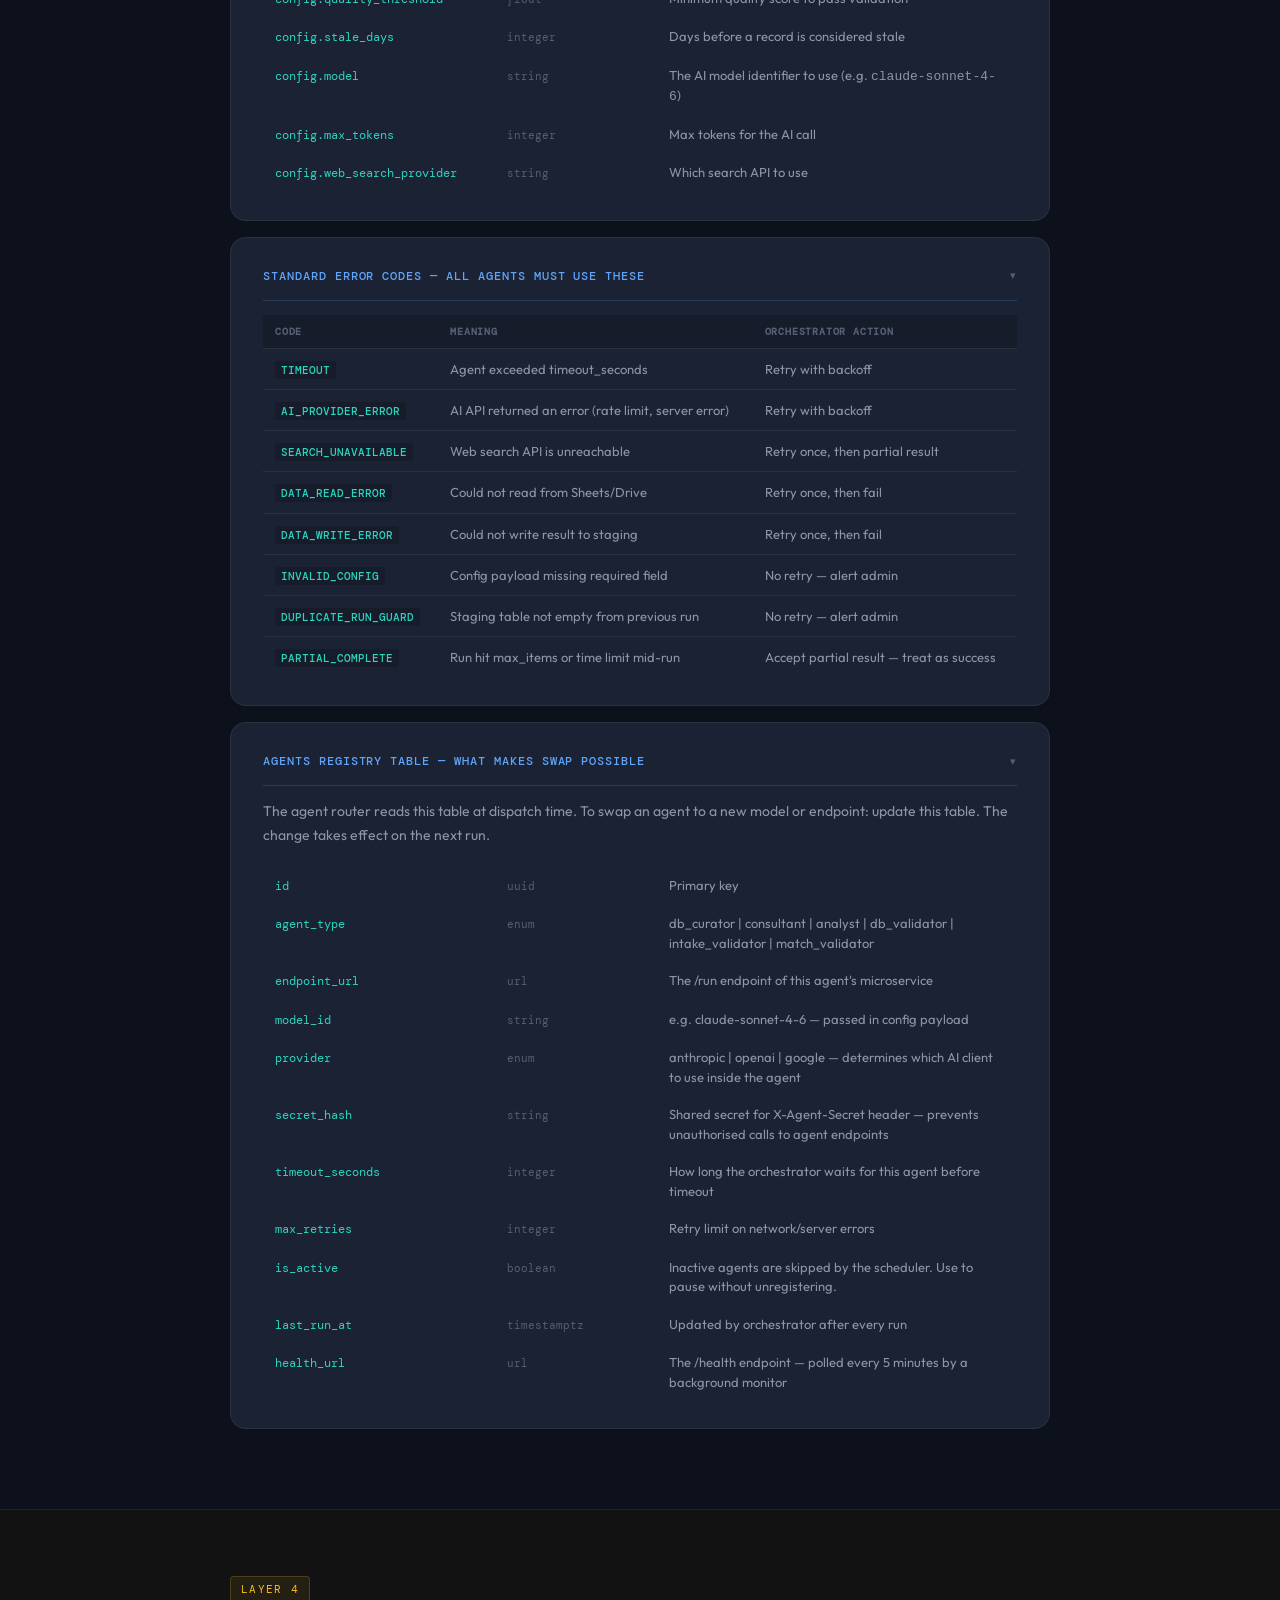
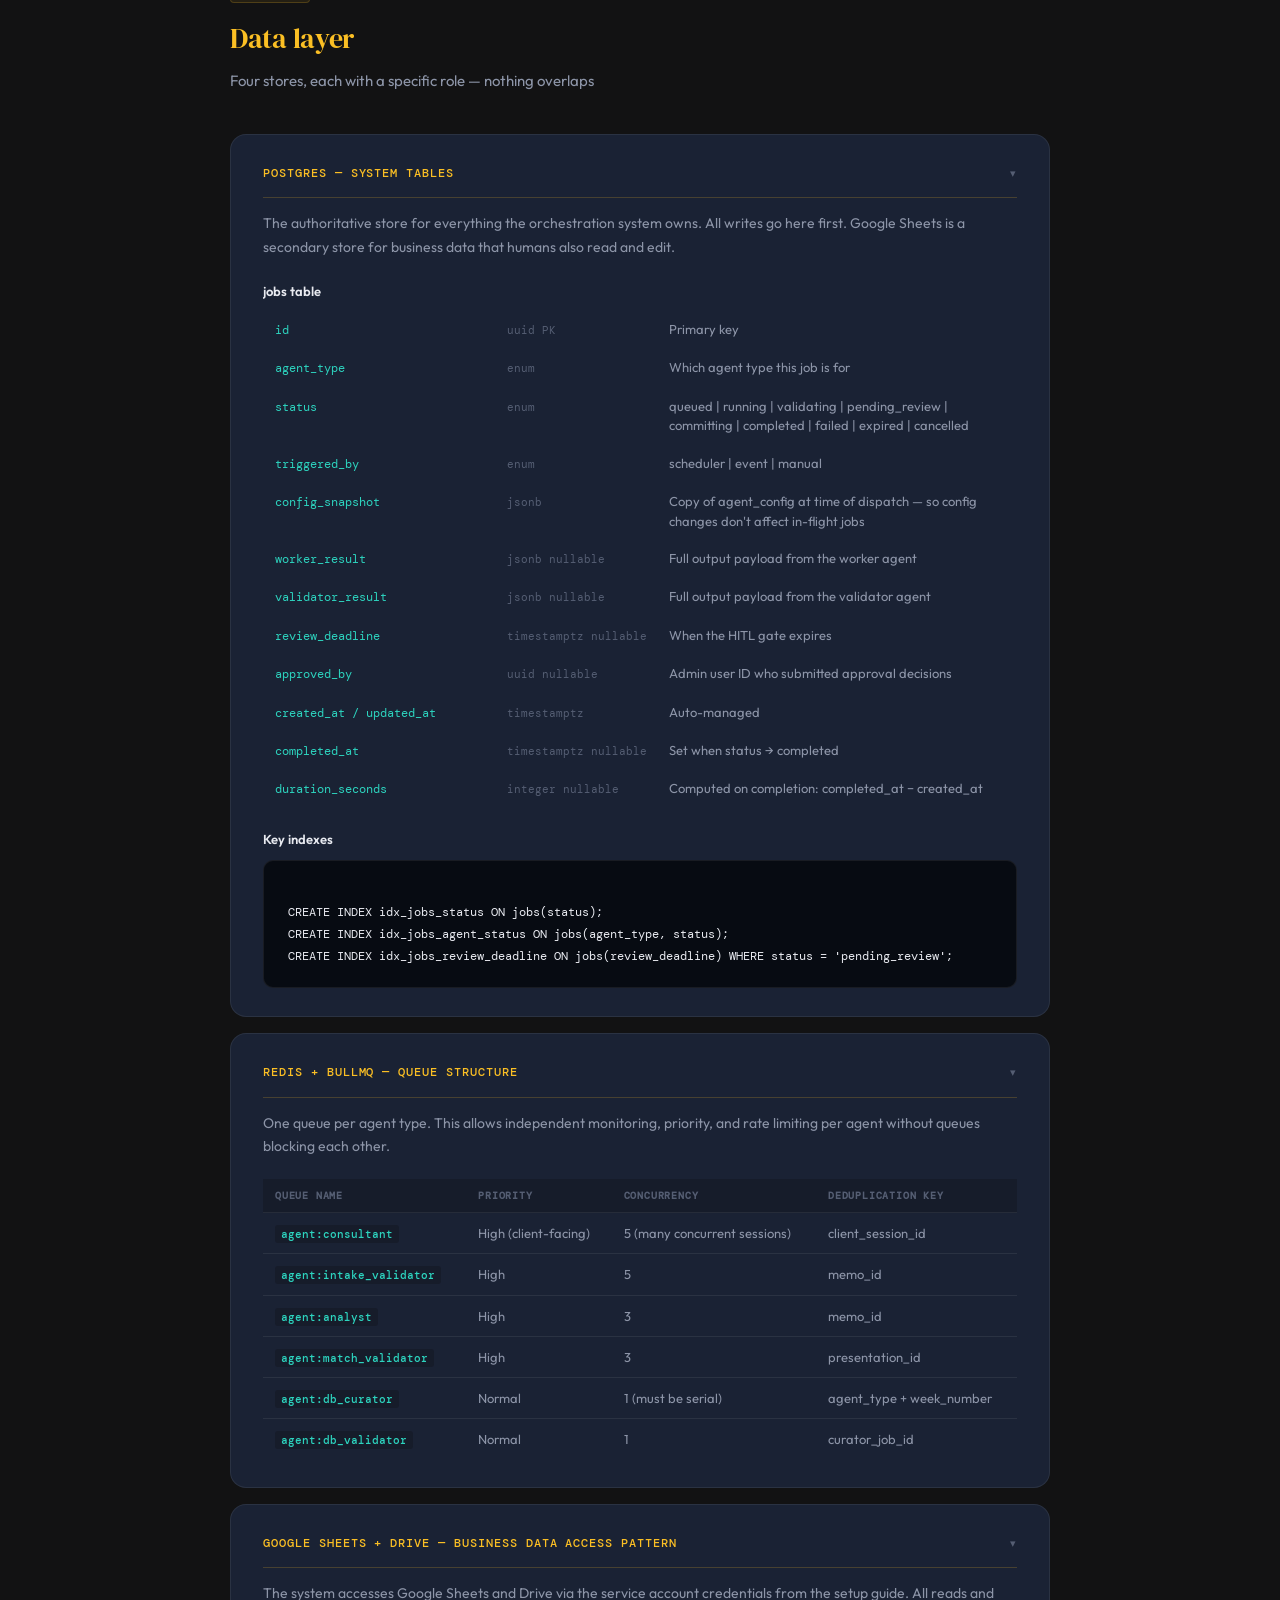
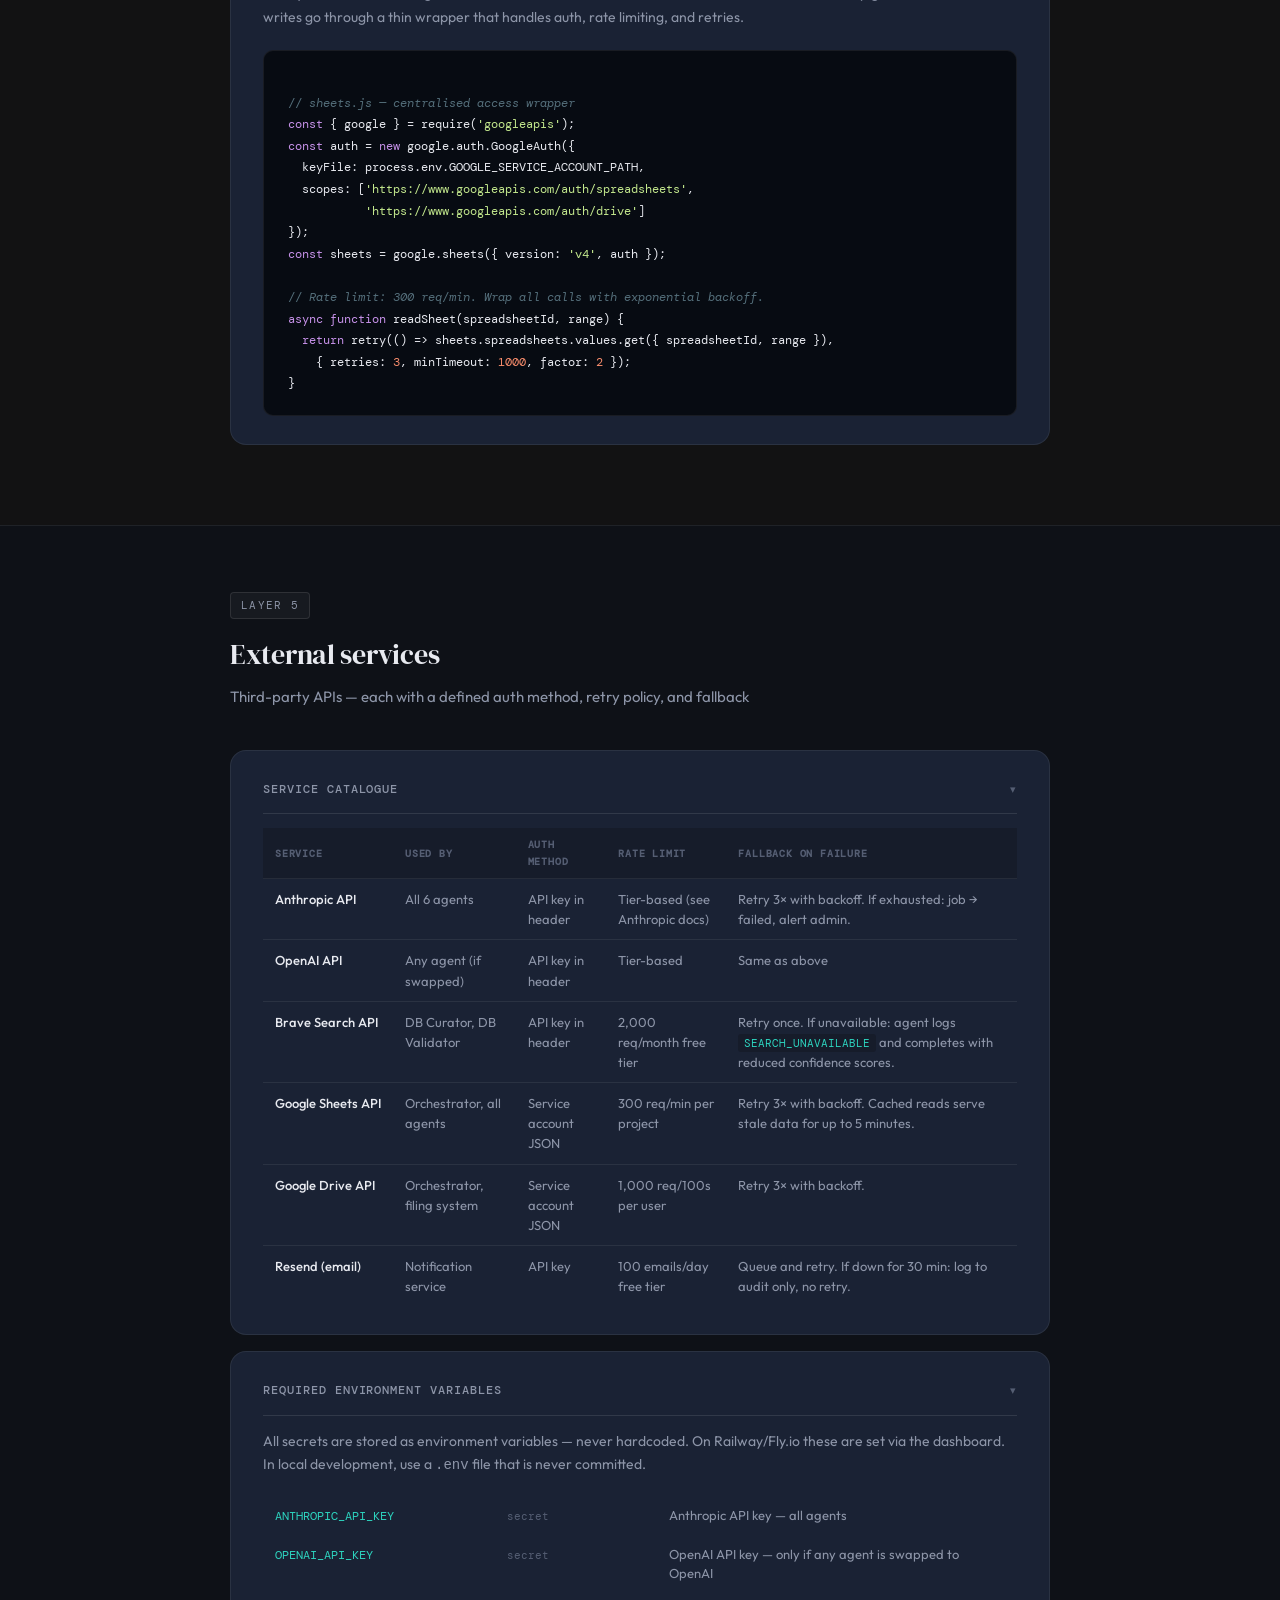
<file: developer/architecture.html>
<!DOCTYPE html>
<html lang="en">
<head>
<meta charset="UTF-8">
<meta name="viewport" content="width=device-width, initial-scale=1.0">
<title>AI Business System — Architecture</title>
<link rel="icon" type="image/svg+xml" href="favicon.svg" />
<link rel="preconnect" href="https://fonts.googleapis.com">
<link rel="preconnect" href="https://fonts.gstatic.com" crossorigin>
<link href="https://fonts.googleapis.com/css2?family=DM+Serif+Display:ital@0;1&family=DM+Mono:wght@400;500&family=Outfit:wght@300;400;500;600&display=swap" rel="stylesheet">
<style>
  :root {
    --bg: #0b0e14;
    --bg2: #111520;
    --bg3: #161c2a;
    --surface: #1a2234;
    --surface2: #1e2840;
    --border: rgba(255,255,255,0.07);
    --border2: rgba(255,255,255,0.12);

    --text: #e8eaf0;
    --text2: #8d95a8;
    --text3: #555e73;

    --teal:   #2dd4bf;
    --teal2:  #0d9488;
    --teal-bg: rgba(45,212,191,0.08);
    --teal-border: rgba(45,212,191,0.2);

    --purple:   #a78bfa;
    --purple2:  #7c3aed;
    --purple-bg: rgba(167,139,250,0.08);
    --purple-border: rgba(167,139,250,0.2);

    --blue:   #60a5fa;
    --blue2:  #2563eb;
    --blue-bg: rgba(96,165,250,0.08);
    --blue-border: rgba(96,165,250,0.2);

    --amber:   #fbbf24;
    --amber2:  #d97706;
    --amber-bg: rgba(251,191,36,0.08);
    --amber-border: rgba(251,191,36,0.2);

    --coral:   #fb7185;
    --coral2:  #e11d48;
    --coral-bg: rgba(251,113,133,0.08);
    --coral-border: rgba(251,113,133,0.2);

    --gray-bg: rgba(255,255,255,0.04);
    --gray-border: rgba(255,255,255,0.1);

    --font-display: 'DM Serif Display', serif;
    --font-body: 'Outfit', sans-serif;
    --font-mono: 'DM Mono', monospace;

    --radius: 10px;
    --radius-lg: 16px;
  }

  *, *::before, *::after { box-sizing: border-box; margin: 0; padding: 0; }

  html { scroll-behavior: smooth; }

  body {
    background: var(--bg);
    color: var(--text);
    font-family: var(--font-body);
    font-size: 16px;
    line-height: 1.7;
    min-height: 100vh;
  }

  /* ── NAV ── */
  nav {
    position: fixed;
    top: 0; left: 0; right: 0;
    z-index: 100;
    background: rgba(11,14,20,0.92);
    backdrop-filter: blur(12px);
    border-bottom: 1px solid var(--border);
    padding: 0 40px;
    height: 56px;
    display: flex;
    align-items: center;
    justify-content: space-between;
    /* Must be visible so dropdown menus can overflow below */
    overflow: visible;
  }
  .nav-brand {
    font-family: var(--font-mono);
    font-size: 13px;
    color: var(--teal);
    letter-spacing: 0.06em;
    text-transform: uppercase;
  }
  .nav-links {
    display: flex;
    gap: 4px;
    list-style: none;
    /* Full nav height so dropdown li padding-bottom reaches the bottom edge */
    height: 100%;
    align-items: center;
  }
  /* All nav items share the full nav height for consistent hover zones */
  .nav-links > li {
    height: 100%;
    display: flex;
    align-items: center;
  }
  .nav-links a {
    font-size: 12px;
    font-weight: 500;
    color: var(--text3);
    text-decoration: none;
    padding: 6px 12px;
    border-radius: 6px;
    letter-spacing: 0.04em;
    transition: color 0.15s, background 0.15s;
    white-space: nowrap;
  }
  .nav-links a:hover { color: var(--text); background: var(--surface); }
  .nav-links a.active { color: var(--teal); }

  /* ── LAYOUT ── */
  .page { padding-top: 56px; }

  section {
    padding: 100px 0;
    border-bottom: 1px solid var(--border);
  }
  section:last-child { border-bottom: none; }

  .container {
    max-width: 900px;
    margin: 0 auto;
    padding: 0 40px;
  }
  .container-wide {
    max-width: 1100px;
    margin: 0 auto;
    padding: 0 40px;
  }

  /* ── HERO ── */
  #hero {
    padding: 120px 0 100px;
    border-bottom: 1px solid var(--border);
    position: relative;
    overflow: hidden;
  }
  #hero::before {
    content: '';
    position: absolute;
    top: -200px; left: 50%; transform: translateX(-50%);
    width: 800px; height: 600px;
    background: radial-gradient(ellipse at center, rgba(45,212,191,0.06) 0%, transparent 70%);
    pointer-events: none;
  }
  .hero-eyebrow {
    font-family: var(--font-mono);
    font-size: 12px;
    color: var(--teal);
    letter-spacing: 0.12em;
    text-transform: uppercase;
    margin-bottom: 24px;
    display: flex;
    align-items: center;
    gap: 10px;
  }
  .hero-eyebrow::before {
    content: '';
    display: block;
    width: 32px; height: 1px;
    background: var(--teal);
    opacity: 0.6;
  }
  h1 {
    font-family: var(--font-display);
    font-size: clamp(42px, 5vw, 64px);
    line-height: 1.1;
    color: var(--text);
    margin-bottom: 28px;
    letter-spacing: -0.01em;
  }
  h1 em {
    font-style: italic;
    color: var(--teal);
  }
  .hero-lead {
    font-size: 18px;
    line-height: 1.75;
    color: var(--text2);
    max-width: 640px;
    margin-bottom: 48px;
  }
  .hero-stats {
    display: flex;
    gap: 40px;
    flex-wrap: wrap;
  }
  .stat {
    display: flex;
    flex-direction: column;
    gap: 4px;
  }
  .stat-number {
    font-family: var(--font-mono);
    font-size: 28px;
    font-weight: 500;
    color: var(--text);
    letter-spacing: -0.02em;
  }
  .stat-label {
    font-size: 13px;
    color: var(--text3);
    letter-spacing: 0.04em;
  }

  /* ── SECTION HEADERS ── */
  .section-number {
    font-family: var(--font-mono);
    font-size: 12px;
    color: var(--text3);
    letter-spacing: 0.1em;
    margin-bottom: 12px;
  }
  h2 {
    font-family: var(--font-display);
    font-size: clamp(28px, 3vw, 40px);
    line-height: 1.15;
    color: var(--text);
    margin-bottom: 16px;
    letter-spacing: -0.01em;
  }
  .section-lead {
    font-size: 17px;
    color: var(--text2);
    line-height: 1.75;
    max-width: 680px;
    margin-bottom: 56px;
  }
  h3 {
    font-family: var(--font-body);
    font-size: 18px;
    font-weight: 600;
    color: var(--text);
    margin-bottom: 10px;
    letter-spacing: -0.01em;
  }

  /* ── PRINCIPLE BOX ── */
  .principle-box {
    background: var(--surface);
    border: 1px solid var(--border2);
    border-left: 3px solid var(--teal);
    border-radius: 0 var(--radius) var(--radius) 0;
    padding: 24px 28px;
    margin-bottom: 20px;
    transition: border-color 0.2s;
  }
  .principle-box:hover { border-color: var(--teal2); }
  .principle-box p { font-size: 15px; color: var(--text2); margin-top: 6px; line-height: 1.65; }

  /* ── LAYER STACK DIAGRAM ── */
  .layer-stack {
    display: flex;
    flex-direction: column;
    gap: 3px;
    margin: 48px 0;
  }
  .layer {
    border-radius: var(--radius);
    padding: 20px 28px;
    border: 1px solid transparent;
    cursor: default;
    transition: all 0.2s;
    position: relative;
    overflow: hidden;
  }
  .layer::before {
    content: '';
    position: absolute;
    left: 0; top: 0; bottom: 0;
    width: 3px;
    border-radius: 3px 0 0 3px;
  }
  .layer:hover { transform: translateX(3px); }
  .layer-label {
    font-family: var(--font-mono);
    font-size: 10px;
    letter-spacing: 0.1em;
    text-transform: uppercase;
    margin-bottom: 4px;
    opacity: 0.6;
  }
  .layer-title {
    font-size: 15px;
    font-weight: 600;
    margin-bottom: 4px;
  }
  .layer-desc { font-size: 13px; opacity: 0.65; }
  .layer-chips {
    display: flex;
    flex-wrap: wrap;
    gap: 6px;
    margin-top: 10px;
  }
  .chip {
    font-family: var(--font-mono);
    font-size: 11px;
    padding: 3px 9px;
    border-radius: 4px;
    letter-spacing: 0.03em;
  }

  .layer-l1 { background: var(--purple-bg); border-color: var(--purple-border); }
  .layer-l1::before { background: var(--purple); }
  .layer-l1 .layer-label, .layer-l1 .layer-title { color: var(--purple); }
  .layer-l1 .chip { background: rgba(167,139,250,0.12); color: var(--purple); }

  .layer-l2 { background: var(--teal-bg); border-color: var(--teal-border); }
  .layer-l2::before { background: var(--teal); }
  .layer-l2 .layer-label, .layer-l2 .layer-title { color: var(--teal); }
  .layer-l2 .chip { background: rgba(45,212,191,0.12); color: var(--teal); }

  .layer-l3 { background: var(--blue-bg); border-color: var(--blue-border); }
  .layer-l3::before { background: var(--blue); }
  .layer-l3 .layer-label, .layer-l3 .layer-title { color: var(--blue); }
  .layer-l3 .chip { background: rgba(96,165,250,0.12); color: var(--blue); }

  .layer-l4 { background: var(--amber-bg); border-color: var(--amber-border); }
  .layer-l4::before { background: var(--amber); }
  .layer-l4 .layer-label, .layer-l4 .layer-title { color: var(--amber); }
  .layer-l4 .chip { background: rgba(251,191,36,0.12); color: var(--amber); }

  .layer-l5 { background: var(--gray-bg); border-color: var(--gray-border); }
  .layer-l5::before { background: var(--text3); }
  .layer-l5 .layer-label, .layer-l5 .layer-title { color: var(--text2); }
  .layer-l5 .chip { background: rgba(255,255,255,0.06); color: var(--text2); }

  /* ── AGENT GRID ── */
  .agent-grid {
    display: grid;
    grid-template-columns: 1fr 1fr 1fr;
    gap: 16px;
    margin: 48px 0 16px;
  }
  .agent-col-header {
    font-family: var(--font-mono);
    font-size: 11px;
    letter-spacing: 0.08em;
    text-transform: uppercase;
    color: var(--text3);
    margin-bottom: 12px;
    padding-bottom: 8px;
    border-bottom: 1px solid var(--border);
  }
  .agent-card {
    background: var(--surface);
    border: 1px solid var(--border);
    border-radius: var(--radius-lg);
    padding: 24px;
    transition: border-color 0.2s, transform 0.2s;
  }
  .agent-card:hover { border-color: var(--border2); transform: translateY(-2px); }
  .agent-card .badge {
    display: inline-block;
    font-family: var(--font-mono);
    font-size: 10px;
    font-weight: 500;
    letter-spacing: 0.08em;
    text-transform: uppercase;
    padding: 3px 8px;
    border-radius: 4px;
    margin-bottom: 14px;
  }
  .badge-worker { background: var(--blue-bg); color: var(--blue); border: 1px solid var(--blue-border); }
  .badge-validator { background: var(--coral-bg); color: var(--coral); border: 1px solid var(--coral-border); }
  .agent-card h4 { font-size: 15px; font-weight: 600; color: var(--text); margin-bottom: 6px; }
  .agent-card p { font-size: 13px; color: var(--text2); line-height: 1.6; margin-bottom: 14px; }
  .agent-meta { font-family: var(--font-mono); font-size: 11px; color: var(--text3); }
  .agent-meta span { display: block; margin-bottom: 3px; }

  /* ── RUN LIFECYCLE ── */
  .lifecycle {
    margin: 48px 0;
    position: relative;
  }
  .lifecycle-line {
    position: absolute;
    left: 24px; top: 24px; bottom: 24px;
    width: 2px;
    background: linear-gradient(to bottom, var(--teal2), rgba(45,212,191,0.1));
  }
  .lifecycle-step {
    display: flex;
    gap: 24px;
    margin-bottom: 6px;
    padding: 20px 24px 20px 64px;
    background: var(--surface);
    border: 1px solid var(--border);
    border-radius: var(--radius);
    position: relative;
    transition: border-color 0.2s;
  }
  .lifecycle-step:hover { border-color: var(--teal-border); }
  .lifecycle-dot {
    position: absolute;
    left: 16px; top: 50%; transform: translateY(-50%);
    width: 18px; height: 18px;
    border-radius: 50%;
    background: var(--bg3);
    border: 2px solid var(--teal2);
    display: flex; align-items: center; justify-content: center;
    font-family: var(--font-mono);
    font-size: 9px;
    color: var(--teal);
    z-index: 1;
  }
  .lifecycle-step.hitl .lifecycle-dot { border-color: var(--amber2); color: var(--amber); }
  .lifecycle-step.hitl { border-color: var(--amber-border); }
  .lifecycle-content { flex: 1; }
  .lifecycle-state {
    font-family: var(--font-mono);
    font-size: 10px;
    color: var(--text3);
    letter-spacing: 0.08em;
    margin-bottom: 4px;
  }
  .lifecycle-content h4 { font-size: 15px; font-weight: 600; color: var(--text); margin-bottom: 4px; }
  .lifecycle-content p { font-size: 13px; color: var(--text2); line-height: 1.55; }

  /* ── CONTRACT DIAGRAM ── */
  .contract-diagram {
    background: var(--surface);
    border: 1px solid var(--border);
    border-radius: var(--radius-lg);
    padding: 40px;
    margin: 48px 0;
    position: relative;
    overflow: hidden;
  }
  .contract-diagram::before {
    content: 'AGENT CONTRACT';
    position: absolute;
    top: 16px; right: 20px;
    font-family: var(--font-mono);
    font-size: 10px;
    letter-spacing: 0.1em;
    color: var(--text3);
  }
  .contract-row {
    display: grid;
    grid-template-columns: 1fr 60px 1fr;
    gap: 16px;
    align-items: center;
    margin-bottom: 20px;
  }
  .contract-box {
    background: var(--bg3);
    border: 1px solid var(--border);
    border-radius: var(--radius);
    padding: 20px;
  }
  .contract-box h5 {
    font-family: var(--font-mono);
    font-size: 11px;
    letter-spacing: 0.08em;
    text-transform: uppercase;
    color: var(--text3);
    margin-bottom: 12px;
  }
  .contract-field {
    font-family: var(--font-mono);
    font-size: 12px;
    color: var(--text2);
    padding: 4px 0;
    border-bottom: 1px solid var(--border);
    display: flex;
    justify-content: space-between;
    align-items: center;
  }
  .contract-field:last-child { border-bottom: none; }
  .field-type { font-size: 10px; color: var(--text3); }
  .contract-arrow {
    text-align: center;
    color: var(--teal);
    font-size: 20px;
  }
  .black-box {
    background: #050709;
    border: 1px dashed rgba(96,165,250,0.3);
    border-radius: var(--radius);
    padding: 24px;
    text-align: center;
    margin-top: 4px;
  }
  .black-box p {
    font-family: var(--font-mono);
    font-size: 12px;
    color: var(--blue);
    margin-bottom: 6px;
  }
  .black-box small { font-size: 11px; color: var(--text3); }
  .swap-bar {
    display: grid;
    grid-template-columns: repeat(4, 1fr);
    gap: 8px;
    margin-top: 20px;
  }
  .swap-pill {
    background: var(--bg3);
    border: 1px solid var(--border);
    border-radius: 6px;
    padding: 10px;
    text-align: center;
    font-family: var(--font-mono);
    font-size: 12px;
    color: var(--text2);
    transition: border-color 0.2s;
  }
  .swap-pill:hover { border-color: var(--teal-border); color: var(--teal); }
  .swap-pill.active { border-color: var(--teal-border); color: var(--teal); background: var(--teal-bg); }
  .swap-caption {
    text-align: center;
    font-size: 12px;
    color: var(--text3);
    margin-top: 12px;
    font-family: var(--font-mono);
    letter-spacing: 0.04em;
  }

  /* ── DATA LAYER ── */
  .data-grid {
    display: grid;
    grid-template-columns: 1fr 1fr;
    gap: 16px;
    margin: 48px 0;
  }
  .data-card {
    background: var(--surface);
    border: 1px solid var(--border);
    border-radius: var(--radius-lg);
    padding: 28px;
    transition: border-color 0.2s;
  }
  .data-card:hover { border-color: var(--amber-border); }
  .data-card .data-icon {
    width: 36px; height: 36px;
    border-radius: 8px;
    background: var(--amber-bg);
    border: 1px solid var(--amber-border);
    margin-bottom: 16px;
    display: flex; align-items: center; justify-content: center;
    font-family: var(--font-mono);
    font-size: 14px;
    color: var(--amber);
  }
  .data-card h4 { font-size: 16px; font-weight: 600; margin-bottom: 6px; }
  .data-card p { font-size: 13px; color: var(--text2); line-height: 1.65; margin-bottom: 14px; }
  .data-card .stores { font-family: var(--font-mono); font-size: 11px; color: var(--text3); }
  .data-card .stores span { display: block; padding: 2px 0; }

  /* ── HITL SECTION ── */
  .hitl-flow {
    display: grid;
    grid-template-columns: 1fr 1fr 1fr;
    gap: 12px;
    margin: 40px 0;
  }
  .hitl-box {
    background: var(--surface);
    border: 1px solid var(--border);
    border-radius: var(--radius);
    padding: 20px;
    text-align: center;
    position: relative;
  }
  .hitl-box .step-n {
    font-family: var(--font-mono);
    font-size: 10px;
    color: var(--text3);
    margin-bottom: 8px;
  }
  .hitl-box h4 { font-size: 14px; font-weight: 600; margin-bottom: 6px; }
  .hitl-box p { font-size: 12px; color: var(--text2); line-height: 1.55; }
  .hitl-box.approve { border-color: rgba(45,212,191,0.25); }
  .hitl-box.reject  { border-color: rgba(251,113,133,0.25); }
  .hitl-box.wait    { border-color: var(--amber-border); }

  /* ── CALLOUT ── */
  .callout {
    border: 1px solid var(--border);
    border-radius: var(--radius);
    padding: 24px 28px;
    margin: 32px 0;
    display: flex;
    gap: 20px;
    align-items: flex-start;
  }
  .callout-icon {
    font-family: var(--font-mono);
    font-size: 16px;
    margin-top: 2px;
    flex-shrink: 0;
  }
  .callout-content h4 { font-size: 14px; font-weight: 600; margin-bottom: 6px; }
  .callout-content p { font-size: 14px; color: var(--text2); line-height: 1.65; }
  .callout.key { background: var(--teal-bg); border-color: var(--teal-border); }
  .callout.key .callout-icon { color: var(--teal); }
  .callout.key h4 { color: var(--teal); }
  .callout.warn { background: var(--amber-bg); border-color: var(--amber-border); }
  .callout.warn .callout-icon { color: var(--amber); }
  .callout.warn h4 { color: var(--amber); }

  /* ── TECH STACK TABLE ── */
  .stack-table {
    width: 100%;
    border-collapse: collapse;
    margin: 40px 0;
    font-size: 14px;
  }
  .stack-table th {
    text-align: left;
    font-family: var(--font-mono);
    font-size: 11px;
    letter-spacing: 0.08em;
    text-transform: uppercase;
    color: var(--text3);
    padding: 10px 16px;
    border-bottom: 1px solid var(--border);
  }
  .stack-table td {
    padding: 12px 16px;
    border-bottom: 1px solid var(--border);
    vertical-align: top;
    color: var(--text2);
  }
  .stack-table tr:last-child td { border-bottom: none; }
  .stack-table tr:hover td { background: var(--surface); }
  .stack-table td:first-child { color: var(--text); font-weight: 500; white-space: nowrap; }
  .stack-table td:nth-child(2) { font-family: var(--font-mono); font-size: 13px; color: var(--teal); }

  /* ── FOOTER ── */
  footer {
    padding: 60px 40px;
    text-align: center;
    border-top: 1px solid var(--border);
  }
  footer p { font-size: 13px; color: var(--text3); font-family: var(--font-mono); }

  /* ── ANIMATIONS ── */
  @keyframes fadeUp {
    from { opacity: 0; transform: translateY(20px); }
    to   { opacity: 1; transform: translateY(0); }
  }
  .fade-up { animation: fadeUp 0.6s ease both; }
  .fade-up-d1 { animation-delay: 0.1s; }
  .fade-up-d2 { animation-delay: 0.2s; }
  .fade-up-d3 { animation-delay: 0.3s; }

  /* ── RESPONSIVE ── */
  @media (max-width: 768px) {
    nav { padding: 0 20px; }
    .nav-links { display: none; }
    .container, .container-wide { padding: 0 20px; }
    section { padding: 64px 0; }
    .agent-grid { grid-template-columns: 1fr; }
    .data-grid { grid-template-columns: 1fr; }
    .hitl-flow { grid-template-columns: 1fr; }
    .contract-row { grid-template-columns: 1fr; }
    .contract-arrow { transform: rotate(90deg); }
    .swap-bar { grid-template-columns: 1fr 1fr; }
    .hero-stats { gap: 28px; }
  }

  /* ── LAYER SECTIONS (detailed) ── */
  .layer-section {
    padding: 64px 0;
    border-top: 1px solid var(--border);
  }
  .layer-section-header {
    margin-bottom: 40px;
    /* display: flex;
    align-items: flex-start;
    justify-content: space-between;
    gap: 12px; */
  }
  .layer-section-tag {
    font-family: var(--font-mono);
    font-size: 11px;
    letter-spacing: 0.12em;
    text-transform: uppercase;
    padding: 3px 10px;
    border-radius: 4px;
    display: inline-block;
    margin-bottom: 12px;
  }
  .layer-section-title {
    font-family: var(--font-display);
    font-size: 28px;
    font-weight: 400;
    margin-bottom: 6px;
    letter-spacing: -0.01em;
  }
  .layer-section-sub {
    font-size: 15px;
    color: var(--text2);
  }

  .layer-section-purple { background: rgba(124,58,237,0.03); }
  .layer-section-purple .layer-section-tag { background: var(--purple-bg); color: var(--purple); border: 1px solid var(--purple-border); }
  .layer-section-purple .layer-section-title { color: var(--purple); }
  .layer-section-purple .spec-block-title { color: var(--purple); border-bottom-color: var(--purple-border); }

  .layer-section-teal { background: rgba(13,148,136,0.03); }
  .layer-section-teal .layer-section-tag { background: var(--teal-bg); color: var(--teal); border: 1px solid var(--teal-border); }
  .layer-section-teal .layer-section-title { color: var(--teal); }
  .layer-section-teal .spec-block-title { color: var(--teal); border-bottom-color: var(--teal-border); }

  .layer-section-blue { background: rgba(37,99,235,0.03); }
  .layer-section-blue .layer-section-tag { background: var(--blue-bg); color: var(--blue); border: 1px solid var(--blue-border); }
  .layer-section-blue .layer-section-title { color: var(--blue); }
  .layer-section-blue .spec-block-title { color: var(--blue); border-bottom-color: var(--blue-border); }

  .layer-section-amber { background: rgba(217,119,6,0.03); }
  .layer-section-amber .layer-section-tag { background: var(--amber-bg); color: var(--amber); border: 1px solid var(--amber-border); }
  .layer-section-amber .layer-section-title { color: var(--amber); }
  .layer-section-amber .spec-block-title { color: var(--amber); border-bottom-color: var(--amber-border); }

  .layer-section-gray { background: rgba(255,255,255,0.01); }
  .layer-section-gray .layer-section-tag { background: var(--gray-bg); color: var(--text2); border: 1px solid var(--gray-border); }
  .layer-section-gray .layer-section-title { color: var(--text); }
  .layer-section-gray .spec-block-title { color: var(--text2); border-bottom-color: var(--gray-border); }

  /* ── SPEC BLOCKS ── */
  .spec-block {
    background: var(--surface);
    border: 1px solid var(--border);
    border-radius: var(--radius-lg);
    padding: 28px 32px;
    margin-bottom: 16px;
  }
  .spec-block-title {
    font-family: var(--font-mono);
    font-size: 12px;
    font-weight: 500;
    letter-spacing: 0.08em;
    text-transform: uppercase;
    padding-bottom: 14px;
    margin-bottom: 14px;
    border-bottom: 1px solid var(--border);
  }
  .spec-desc {
    font-size: 14px;
    color: var(--text2);
    line-height: 1.7;
    margin-bottom: 20px;
  }
  .spec-sub-title {
    font-size: 13px;
    font-weight: 600;
    color: var(--text);
    margin-bottom: 10px;
    margin-top: 4px;
  }

  /* ── SPEC TABLE ── */
  .spec-table {
    width: 100%;
    border-collapse: collapse;
    font-size: 13px;
  }
  .spec-table th {
    text-align: left;
    font-family: var(--font-mono);
    font-size: 10px;
    letter-spacing: 0.08em;
    text-transform: uppercase;
    color: var(--text3);
    padding: 8px 12px;
    border-bottom: 1px solid var(--border);
    background: var(--bg3);
  }
  .spec-table td {
    padding: 10px 12px;
    border-bottom: 1px solid var(--border);
    color: var(--text2);
    vertical-align: top;
    line-height: 1.55;
  }
  .spec-table tr:last-child td { border-bottom: none; }
  .spec-table tr:hover td { background: rgba(255,255,255,0.02); }
  .spec-table td:first-child { color: var(--text); font-weight: 500; white-space: nowrap; }
  .spec-table code {
    font-family: var(--font-mono);
    font-size: 11px;
    background: var(--bg3);
    padding: 2px 6px;
    border-radius: 3px;
    color: var(--teal);
  }

  /* ── FIELD LIST ── */
  .field-list { display: flex; flex-direction: column; gap: 2px; }
  .field-row {
    display: grid;
    grid-template-columns: 220px 150px 1fr;
    gap: 12px;
    align-items: baseline;
    padding: 8px 12px;
    border-radius: 6px;
    font-size: 13px;
    transition: background 0.15s;
  }
  .field-row:hover { background: var(--bg3); }
  .field-name { font-family: var(--font-mono); font-size: 12px; color: var(--teal); }
  .field-type { font-family: var(--font-mono); font-size: 11px; color: var(--text3); }
  .field-desc { color: var(--text2); line-height: 1.5; }

  /* ── CODE BLOCK ── */
  .code-block {
    background: #070b12;
    border: 1px solid var(--border);
    border-radius: var(--radius);
    padding: 20px 24px;
    font-family: var(--font-mono);
    font-size: 12px;
    line-height: 1.8;
    overflow-x: auto;
    white-space: pre;
  }
  .code-keyword { color: #c792ea; }
  .code-string  { color: #c3e88d; }
  .code-comment { color: #546e7a; font-style: italic; }
  .code-number  { color: #f78c6c; }

  /* ── ROLE GRID ── */
  .role-grid { display: grid; grid-template-columns: 1fr 1fr; gap: 12px; }
  .role-card {
    background: var(--bg3);
    border: 1px solid var(--border);
    border-radius: var(--radius);
    padding: 16px 20px;
  }
  .role-name {
    font-family: var(--font-mono);
    font-size: 11px;
    letter-spacing: 0.08em;
    text-transform: uppercase;
    color: var(--purple);
    margin-bottom: 8px;
  }
  .role-card p { font-size: 13px; color: var(--text2); line-height: 1.6; }

  /* ── STATE DIAGRAM ── */
  .state-diagram {
    background: var(--bg3);
    border: 1px solid var(--border);
    border-radius: var(--radius);
    padding: 20px;
    margin: 16px 0;
  }
  .state-row {
    display: flex;
    align-items: center;
    gap: 6px;
    flex-wrap: wrap;
    margin-bottom: 10px;
  }
  .state-row-bottom { margin-bottom: 0; }
  .state-box {
    font-family: var(--font-mono);
    font-size: 11px;
    padding: 5px 10px;
    border-radius: 5px;
    white-space: nowrap;
    border: 1px solid;
  }
  .state-arrow { color: var(--text3); font-size: 14px; }
  .state-arrow-up { transform: rotate(90deg); display: inline-block; }
  .state-queued    { background: rgba(251,191,36,0.1);  color: var(--amber);  border-color: var(--amber-border); }
  .state-running   { background: rgba(45,212,191,0.1);  color: var(--teal);   border-color: var(--teal-border); }
  .state-validating{ background: rgba(96,165,250,0.1);  color: var(--blue);   border-color: var(--blue-border); }
  .state-pending   { background: rgba(167,139,250,0.1); color: var(--purple); border-color: var(--purple-border); }
  .state-committing{ background: rgba(45,212,191,0.1);  color: var(--teal);   border-color: var(--teal-border); }
  .state-completed { background: rgba(45,212,191,0.15); color: var(--teal);   border-color: var(--teal-border); font-weight:600; }
  .state-failed    { background: rgba(251,113,133,0.1); color: var(--coral);  border-color: var(--coral-border); }
  .state-expired   { background: rgba(251,113,133,0.1); color: var(--coral);  border-color: var(--coral-border); }
  .state-cancelled { background: var(--gray-bg);        color: var(--text3);  border-color: var(--gray-border); }

  @media (max-width: 768px) {
    .field-row { grid-template-columns: 1fr; gap: 2px; padding: 10px 8px; }
    .role-grid { grid-template-columns: 1fr; }
    .state-row { gap: 4px; }
    .state-box { font-size: 10px; padding: 4px 7px; }
    .spec-block { padding: 20px; }
  }


  /* ── PIPELINE MAP ── */
  .pipeline-map {
    display: grid;
    grid-template-columns: 1fr 1fr 1fr;
    gap: 16px;
    margin: 0 0 56px;
  }
  .pipeline-col {
    background: var(--surface);
    border: 1px solid var(--border);
    border-radius: var(--radius-lg);
    padding: 20px;
    display: flex;
    flex-direction: column;
    align-items: center;
    gap: 8px;
  }
  .pipeline-label {
    font-family: var(--font-mono);
    font-size: 10px;
    letter-spacing: 0.08em;
    text-transform: uppercase;
    color: var(--text3);
    margin-bottom: 6px;
    text-align: center;
  }
  .pipeline-worker {
    background: var(--blue-bg);
    border: 1px solid var(--blue-border);
    color: var(--blue);
    font-size: 13px;
    font-weight: 600;
    padding: 8px 16px;
    border-radius: 6px;
    width: 100%;
    text-align: center;
  }
  .pipeline-validator {
    background: var(--coral-bg);
    border: 1px solid var(--coral-border);
    color: var(--coral);
    font-size: 13px;
    font-weight: 600;
    padding: 8px 16px;
    border-radius: 6px;
    width: 100%;
    text-align: center;
  }
  .pipeline-gate {
    background: var(--amber-bg);
    border: 1px solid var(--amber-border);
    color: var(--amber);
    font-size: 13px;
    font-weight: 600;
    padding: 8px 16px;
    border-radius: 6px;
    width: 100%;
    text-align: center;
  }
  .pipeline-arrow { color: var(--text3); font-size: 16px; }

  /* ── AGENT SECTIONS ── */
  .agent-section {
    padding: 56px 0;
    border-top: 1px solid var(--border);
  }
  .agent-section.agent-worker  { background: rgba(37,99,235,0.02); }
  .agent-section.agent-validator { background: rgba(225,29,72,0.02); }

  .agent-section-header {
    display: flex;
    justify-content: space-between;
    align-items: flex-start;
    gap: 32px;
    margin-bottom: 40px;
    flex-wrap: wrap;
    position: relative;
  }
  .agent-section-header .section-chevron {
    position: static;
    align-self: flex-start;
    margin-top: 6px;
  }
  .agent-badge {
    display: inline-block;
    font-family: var(--font-mono);
    font-size: 10px;
    letter-spacing: 0.1em;
    text-transform: uppercase;
    padding: 3px 10px;
    border-radius: 4px;
    margin-bottom: 10px;
  }
  .worker-badge    { background: var(--blue-bg);  color: var(--blue);  border: 1px solid var(--blue-border); }
  .validator-badge { background: var(--coral-bg); color: var(--coral); border: 1px solid var(--coral-border); }

  .agent-title {
    font-family: var(--font-display);
    font-size: 30px;
    font-weight: 400;
    color: var(--text);
    letter-spacing: -0.01em;
    margin-bottom: 6px;
  }
  .agent-subtitle { font-size: 15px; color: var(--text2); max-width: 520px; }

  .agent-meta-box {
    background: var(--surface);
    border: 1px solid var(--border);
    border-radius: var(--radius);
    padding: 16px 20px;
    min-width: 230px;
    flex-shrink: 0;
  }
  .meta-row {
    display: flex;
    justify-content: space-between;
    gap: 16px;
    padding: 5px 0;
    border-bottom: 1px solid var(--border);
    font-size: 13px;
  }
  .meta-row:last-child { border-bottom: none; }
  .meta-row span:first-child { color: var(--text3); font-family: var(--font-mono); font-size: 11px; letter-spacing: 0.04em; }
  .meta-row span:last-child  { color: var(--text); font-weight: 500; }

  .agent-spec-grid { display: flex; flex-direction: column; gap: 14px; }

  /* ── PREREQ LIST ── */
  .prereq-list { display: flex; flex-direction: column; gap: 6px; margin-bottom: 14px; }
  .prereq-item {
    font-size: 13px;
    padding: 9px 14px 9px 36px;
    border-radius: 6px;
    position: relative;
    line-height: 1.5;
  }
  .prereq-item::before {
    content: '';
    position: absolute;
    left: 14px; top: 50%; transform: translateY(-50%);
    width: 8px; height: 8px;
    border-radius: 50%;
  }
  .prereq-hard { background: var(--coral-bg); border: 1px solid var(--coral-border); color: var(--text2); }
  .prereq-hard::before { background: var(--coral); }
  .prereq-soft { background: var(--amber-bg); border: 1px solid var(--amber-border); color: var(--text2); }
  .prereq-soft::before { background: var(--amber); }
  .prereq-legend {
    font-size: 11px;
    color: var(--text3);
    font-family: var(--font-mono);
    display: flex;
    align-items: center;
    gap: 4px;
  }
  .prereq-hard-dot { display: inline-block; width: 8px; height: 8px; border-radius: 50%; background: var(--coral); }
  .prereq-soft-dot { display: inline-block; width: 8px; height: 8px; border-radius: 50%; background: var(--amber); margin-left: 12px; }

  /* ── LOGIC STEPS ── */
  .logic-steps { display: flex; flex-direction: column; gap: 6px; }
  .logic-step {
    display: flex;
    gap: 14px;
    align-items: flex-start;
    padding: 12px;
    background: var(--bg3);
    border-radius: 6px;
    font-size: 13px;
    color: var(--text2);
    line-height: 1.6;
    transition: background 0.15s;
  }
  .logic-step:hover { background: var(--surface); }
  .logic-step strong { color: var(--text); }
  .logic-step .step-n {
    font-family: var(--font-mono);
    font-size: 11px;
    font-weight: 500;
    color: var(--teal);
    background: var(--teal-bg);
    border: 1px solid var(--teal-border);
    border-radius: 4px;
    padding: 2px 7px;
    flex-shrink: 0;
    margin-top: 2px;
  }

  /* ── AI CALL BOX ── */
  .ai-call-box {
    background: #060a12;
    border: 1px solid var(--border);
    border-radius: var(--radius);
    overflow: hidden;
  }
  .ai-call-section { padding: 16px 20px; border-bottom: 1px solid var(--border); }
  .ai-call-section:last-child { border-bottom: none; }
  .ai-call-label {
    font-family: var(--font-mono);
    font-size: 10px;
    letter-spacing: 0.08em;
    text-transform: uppercase;
    margin-bottom: 8px;
  }
  .ai-call-content {
    font-family: var(--font-mono);
    font-size: 12px;
    line-height: 1.7;
    color: var(--text2);
  }
  .ai-system .ai-call-label  { color: var(--purple); }
  .ai-system .ai-call-content { color: #b8c2d0; }
  .ai-user .ai-call-label    { color: var(--teal); }
  .ai-user .ai-call-content  { color: #9eb8c2; }
  .ai-output .ai-call-label  { color: var(--amber); }
  .ai-output .ai-call-content { color: #c2b08a; }

  @media (max-width: 768px) {
    .pipeline-map { grid-template-columns: 1fr; }
    .agent-section-header { flex-direction: column; }
    .agent-meta-box { min-width: 0; width: 100%; }
    .logic-step { flex-direction: column; gap: 8px; }
  }


  /* ── NAV DROPDOWNS ── */
  .nav-dropdown {
    position: relative;
    /* Extend hover area downward to bridge the gap to the menu */
    padding-bottom: 8px;
    margin-bottom: -8px;
  }
  .nav-dropdown-trigger { cursor: default; }
  .nav-dropdown-menu {
    visibility: hidden;
    opacity: 0;
    pointer-events: none;
    position: absolute;
    /* flush against the nav bottom — no gap */
    top: 100%;
    left: 0;
    /* 8px top padding creates a hover-safe bridge inside the element */
    padding: 8px 6px 6px;
    background: rgba(11,14,20,0.98);
    border: 1px solid var(--border2);
    border-radius: 0 0 10px 10px;
    min-width: 200px;
    z-index: 200;
    backdrop-filter: blur(12px);
    transition: opacity 0.15s, visibility 0.15s;
    box-shadow: 0 8px 24px rgba(0,0,0,0.4);
  }
  /* Open when hovering the parent li OR the menu itself */
  .nav-dropdown:hover .nav-dropdown-menu {
    visibility: visible;
    opacity: 1;
    pointer-events: auto;
  }
  .nav-dropdown-menu a {
    display: block;
    padding: 8px 14px;
    font-size: 12px;
    font-weight: 400;
    color: var(--text2);
    text-decoration: none;
    border-radius: 5px;
    white-space: nowrap;
    letter-spacing: 0.02em;
    transition: background 0.1s, color 0.1s;
  }
  .nav-dropdown-menu a:hover { background: var(--surface2); color: var(--text); }
  .nav-dropdown-menu a.active { color: var(--teal); }
  /* Divider between subsections */
  .nav-dropdown-menu .menu-divider {
    height: 1px;
    background: var(--border);
    margin: 4px 8px;
  }

  /* ── COLLAPSIBLE SECTIONS ── */
  /* Layer and agent section headers — always visible, clicking collapses the body */
  .layer-section-header,
  .agent-section-header {
    cursor: pointer;
    user-select: none;
  }
  .layer-section-header:hover,
  .agent-section-header:hover { opacity: 0.85; }

  .section-chevron {
    font-size: 13px;
    color: var(--text3);
    transition: transform 0.25s;
    flex-shrink: 0;
    margin-left: auto;
  }
  .section-chevron.collapsed { transform: rotate(-90deg); }

  .section-body {
    overflow: hidden;
    transition: max-height 0.38s cubic-bezier(0.4,0,0.2,1), opacity 0.25s ease;
    opacity: 1;
  }
  .section-body.collapsed {
    max-height: 0 !important;
    opacity: 0;
  }

  /* spec-block collapsibles */
  .spec-block-title {
    cursor: pointer;
    display: flex;
    justify-content: space-between;
    align-items: center;
    user-select: none;
  }
  .spec-block-title::after {
    content: '▾';
    font-size: 11px;
    color: var(--text3);
    transition: transform 0.2s;
    flex-shrink: 0;
    margin-left: 10px;
  }
  .spec-block.collapsed .spec-block-title::after { transform: rotate(-90deg); }
  .spec-block-body {
    overflow: hidden;
    transition: max-height 0.3s ease, opacity 0.2s ease;
    opacity: 1;
  }
  .spec-block.collapsed .spec-block-body {
    max-height: 0 !important;
    opacity: 0;
  }

  /* ── FIELD CRITICAL ── */
  .field-row.field-critical {
    background: rgba(251,113,133,0.05);
    border-left: 2px solid var(--coral);
    border-radius: 0 6px 6px 0;
    padding-left: 14px;
  }
  .field-row.field-critical .field-type { color: var(--coral); }

  /* ── OUTPUT TRIO ── */
  .output-trio {
    display: grid;
    grid-template-columns: 1fr 1fr 1fr;
    gap: 14px;
    margin: 16px 0 28px;
  }
  .output-card {
    border: 1px solid var(--border);
    border-radius: var(--radius-lg);
    padding: 22px;
    transition: transform 0.2s, border-color 0.2s;
  }
  .output-card:hover { transform: translateY(-2px); }
  .output-card-label {
    font-family: var(--font-mono);
    font-size: 10px;
    letter-spacing: 0.1em;
    text-transform: uppercase;
    margin-bottom: 8px;
  }
  .output-card-title {
    font-size: 17px;
    font-weight: 600;
    margin-bottom: 10px;
  }
  .output-card p { font-size: 13px; color: var(--text2); line-height: 1.6; margin-bottom: 14px; }
  .output-path {
    font-family: var(--font-mono);
    font-size: 11px;
    color: var(--text3);
    background: var(--bg3);
    padding: 6px 10px;
    border-radius: 5px;
    word-break: break-all;
  }
  .output-memo    { background: rgba(45,212,191,0.04);  border-color: var(--teal-border); }
  .output-memo    .output-card-label { color: var(--teal); }
  .output-memo    .output-card-title { color: var(--teal); }
  .output-proposal{ background: rgba(96,165,250,0.04);  border-color: var(--blue-border); }
  .output-proposal .output-card-label { color: var(--blue); }
  .output-proposal .output-card-title { color: var(--blue); }
  .output-deck    { background: rgba(167,139,250,0.04); border-color: var(--purple-border); }
  .output-deck    .output-card-label { color: var(--purple); }
  .output-deck    .output-card-title { color: var(--purple); }

  @media (max-width: 768px) {
    .output-trio { grid-template-columns: 1fr; }
    .nav-dropdown-menu { position: static; display: none; }
    .nav-dropdown:hover .nav-dropdown-menu { display: none; }
  }

</style>
</head>
<body>

<!-- NAV -->
<nav>
  <span class="nav-brand">PROSPECT System Architecture</span>
  <ul class="nav-links">
    <li><a href="#overview" data-section="overview">Overview</a></li>
    <li class="nav-dropdown">
      <a href="#layers" data-section="layers">Layers&nbsp;▾</a>
      <div class="nav-dropdown-menu">
        <a href="#layer-1">L1 — Presentation</a>
        <a href="#layer-2">L2 — Orchestration</a>
        <a href="#layer-3">L3 — Agents (wrapper)</a>
        <a href="#layer-4">L4 — Data</a>
        <a href="#layer-5">L5 — External services</a>
      </div>
    </li>
    <li class="nav-dropdown">
      <a href="#agents" data-section="agents">Agents&nbsp;▾</a>
      <div class="nav-dropdown-menu">
        <a href="#agent-curator">DB Curator</a>
        <a href="#agent-consultant">Consultant</a>
        <a href="#agent-analyst">Analyst</a>
        <div class="menu-divider"></div>
        <a href="#agent-db-validator">DB Validator</a>
        <a href="#agent-intake-validator">Intake Validator</a>
        <a href="#agent-match-validator">Match Validator</a>
      </div>
    </li>
    <li><a href="#orchestration" data-section="orchestration">Orchestration</a></li>
    <li><a href="#contract" data-section="contract">Contract</a></li>
    <li><a href="#data" data-section="data">Data</a></li>
    <li><a href="#hitl" data-section="hitl">Human loop</a></li>
    <li><a href="#stack" data-section="stack">Stack</a></li>
  </ul>
</nav>

<div class="page">

<!-- ═══════════════════════════════════════════════════════ HERO -->
<section id="hero">
  <div class="container fade-up">
    <p class="hero-eyebrow">Architecture specification · Tier 3</p>
    <h1>A system that runs <em>itself</em>,<br>with humans in the loop</h1>
    <p class="hero-lead">
      A fully automated, cloud-hosted business intelligence platform. Six AI agents — three workers, three validators — orchestrated by a model-agnostic engine. Agents are plug-in components: swap the model, change nothing else.
    </p>
    <div class="hero-stats">
      <div class="stat">
        <span class="stat-number">6</span>
        <span class="stat-label">AI agents</span>
      </div>
      <div class="stat">
        <span class="stat-number">5</span>
        <span class="stat-label">System layers</span>
      </div>
      <div class="stat">
        <span class="stat-number">1</span>
        <span class="stat-label">Agent contract</span>
      </div>
      <div class="stat">
        <span class="stat-number">0</span>
        <span class="stat-label">Manual triggers</span>
      </div>
    </div>
  </div>
</section>

<!-- ═══════════════════════════════════════════════════════ OVERVIEW -->
<section id="overview">
  <div class="container">
    <p class="section-number">01 — Overview</p>
    <h2>Three design principles</h2>
    <p class="section-lead">Before any code. These three decisions shape every other choice in the system.</p>

    <div class="principle-box fade-up">
      <h3>The system is independent of its agents</h3>
      <p>The scheduler, state machine, data layer, and approval gates exist without any specific AI model. Agents are workers hired to do a job — the factory floor does not change when you hire different workers. Swap Claude for GPT-4o or a fine-tuned model by changing one row in a database table. Nothing else changes.</p>
    </div>

    <div class="principle-box fade-up fade-up-d1">
      <h3>Agents communicate through a contract, not a chat</h3>
      <p>Every agent — worker or validator — receives a standardised JSON input payload and must return a standardised JSON output payload. The orchestrator sends the job and waits for the result. It never knows or cares what happened inside the agent. This is what makes them plug-in components rather than hardwired pieces.</p>
    </div>

    <div class="principle-box fade-up fade-up-d2">
      <h3>Human approval is a first-class system component</h3>
      <p>The human-in-the-loop gate is not an afterthought or a manual step you do separately. It is a named state in the run lifecycle with its own timeout, escalation path, and notification logic. If no approval arrives within the configured window, the system escalates and alerts — it does not block silently.</p>
    </div>

    <div class="callout key fade-up fade-up-d3">
      <span class="callout-icon">→</span>
      <div class="callout-content">
        <h4>The key shift from Tier 1</h4>
        <p>On Tier 1, you were the orchestrator — you opened chats, triggered agents in sequence, and moved data manually. On Tier 3, the orchestration engine does all of that automatically. You only appear at the human-in-the-loop gate, where your judgment is genuinely needed.</p>
      </div>
    </div>
  </div>
</section>

<!-- ═══════════════════════════════════════════════════════ LAYERS -->
<section id="layers">
  <div class="container">
    <p class="section-number">02 — System layers</p>
    <h2>Five layers, one system</h2>
    <p class="section-lead">Each layer has exactly one job. Data flows downward — never upward. Agents never write directly to the presentation layer. This section specifies every component inside each layer in enough detail for a developer to build it.</p>

    <div class="callout warn">
      <span class="callout-icon">!</span>
      <div class="callout-content">
        <h4>How to read this section</h4>
        <p>Each layer is broken into its individual components. For each component you will find: what it does, its internal logic or data structure, its interface with adjacent components, and implementation notes. This is the developer reference — not a summary.</p>
      </div>
    </div>
  </div>

  <!-- ──────────────────────────── L1 PRESENTATION ──────────────────────────── -->
  <div id="layer-1" class="layer-section layer-section-purple">
    <div class="container">
      <div class="layer-section-header">
        <span class="layer-section-tag">Layer 1</span>
        <h3 class="layer-section-title">Presentation layer</h3>
        <p class="layer-section-sub">What humans see and interact with — four surfaces, two roles</p>
      </div>

      <!-- Roles -->
      <div class="spec-block">
        <div class="spec-block-title">User roles</div>
        <div class="role-grid">
          <div class="role-card">
            <div class="role-name">Admin</div>
            <p>You and your team. Full access to all views. Can review and approve runs, edit agent config, view audit log, manage agent registry. Only role that can approve HITL gates.</p>
          </div>
          <div class="role-card">
            <div class="role-name">Client</div>
            <p>Your clients. Access only to the intake interface and their own solution presentations. Cannot see system state, other clients' data, or the admin views.</p>
          </div>
        </div>
      </div>

      <!-- View 1: Admin Dashboard -->
      <div class="spec-block">
        <div class="spec-block-title">View 1 — Admin dashboard</div>
        <p class="spec-desc">The primary interface for the admin role. All run management happens here.</p>
        <table class="spec-table">
          <thead><tr><th>Panel</th><th>Contents</th><th>Actions available</th></tr></thead>
          <tbody>
            <tr><td>Run queue</td><td>All active and queued jobs with current state, agent type, time elapsed, next scheduled run</td><td>Cancel queued run, trigger manual run</td></tr>
            <tr><td>Pending review</td><td>All jobs in <code>pending_review</code> state. Shows time remaining before escalation. Items sorted by validator_flag (flagged first)</td><td>Open review panel, bulk approve, bulk reject</td></tr>
            <tr><td>Review panel</td><td>Full output for a single job: worker results, validator scores, quality notes, source URLs, suggested corrections, confidence scores</td><td>Approve item, reject item, edit then approve, accept suggested correction</td></tr>
            <tr><td>Run history</td><td>All completed jobs. Filterable by agent type, date range, status. Shows item counts, approval rates, duration</td><td>View full run record, re-run (creates new job)</td></tr>
            <tr><td>Agent registry</td><td>All registered agents: name, type, endpoint URL, model, active status, last run timestamp</td><td>Edit endpoint URL, swap model, enable/disable agent</td></tr>
            <tr><td>Config editor</td><td>All agent_config parameters in a form view. Mirrors the Google Sheet agent_config tab</td><td>Edit any parameter, save (writes to both Postgres and Google Sheet)</td></tr>
            <tr><td>Audit log</td><td>Immutable record of every state change, approval decision, and config edit. Includes actor, timestamp, before/after values</td><td>Filter, export as CSV</td></tr>
          </tbody>
        </table>
      </div>

      <!-- View 2: Client interface -->
      <div class="spec-block">
        <div class="spec-block-title">View 2 — Client intake interface</div>
        <p class="spec-desc">The only surface clients interact with. A clean conversational interface backed by the Consultant agent.</p>
        <table class="spec-table">
          <thead><tr><th>Step</th><th>What the client sees</th><th>System action</th></tr></thead>
          <tbody>
            <tr><td>Entry</td><td>A short intro screen explaining the process. Name and company field. Start button.</td><td>Creates a client session record in Postgres</td></tr>
            <tr><td>Intake conversation</td><td>A chat-style interface. The Consultant agent asks structured questions. Client types responses. Progress indicator shows completeness.</td><td>Each message is stored. Consultant agent runs in the background. Session state is persisted so client can pause and resume.</td></tr>
            <tr><td>Memo confirmation</td><td>When the Consultant agent determines the problem is fully defined, it presents a summary memo for the client to confirm or correct.</td><td>Triggers <code>memo_created</code> event which starts the Intake Validator and eventually the Analyst</td></tr>
            <tr><td>Waiting state</td><td>A status page: "Your analysis is being prepared." Shows estimated completion time.</td><td>Analyst and Match Validator run. HITL gate opens for admin approval.</td></tr>
            <tr><td>Results</td><td>The approved solution presentation: ranked tool recommendations with explanations, match rationale, and confidence scores. Formatted for readability, not raw data.</td><td>Presentation is read from the solution_presentations table after admin approval</td></tr>
          </tbody>
        </table>
      </div>

      <!-- View 3: Notifications -->
      <div class="spec-block">
        <div class="spec-block-title">View 3 — Notification system</div>
        <p class="spec-desc">Outbound alerts at defined system events. All notifications go to the configured admin email by default. Clients receive only their own result notification.</p>
        <table class="spec-table">
          <thead><tr><th>Event</th><th>Recipient</th><th>Channel</th><th>Content</th></tr></thead>
          <tbody>
            <tr><td>Run completed — pending review</td><td>Admin</td><td>Email</td><td>Agent type, item count, flagged count, link to review dashboard</td></tr>
            <tr><td>Review deadline approaching (48h)</td><td>Admin</td><td>Email</td><td>Job ID, items still pending, deadline time, link</td></tr>
            <tr><td>Review expired (72h)</td><td>Admin</td><td>Email</td><td>Job marked expired, items not committed, action required</td></tr>
            <tr><td>Database validation alert</td><td>Admin</td><td>Email</td><td>List of specific issues found by the Apps Script post-commit check</td></tr>
            <tr><td>Agent error or timeout</td><td>Admin</td><td>Email</td><td>Agent name, job ID, error message, retry count</td></tr>
            <tr><td>Client solution ready</td><td>Client</td><td>Email</td><td>Link to their results page (authenticated, time-limited URL)</td></tr>
            <tr><td>Weekly run summary</td><td>Admin</td><td>Email</td><td>All agents: runs completed, items added, items approved, avg quality score</td></tr>
          </tbody>
        </table>
      </div>

      <!-- View 4: Audit log -->
      <div class="spec-block">
        <div class="spec-block-title">View 4 — Audit log</div>
        <p class="spec-desc">Every consequential action in the system is logged immutably. Rows are insert-only — never updated or deleted.</p>
        <div class="field-list">
          <div class="field-row"><span class="field-name">id</span><span class="field-type">uuid</span><span class="field-desc">Primary key</span></div>
          <div class="field-row"><span class="field-name">timestamp</span><span class="field-type">timestamptz</span><span class="field-desc">UTC, millisecond precision</span></div>
          <div class="field-row"><span class="field-name">actor_id</span><span class="field-type">uuid</span><span class="field-desc">User or agent that took the action</span></div>
          <div class="field-row"><span class="field-name">actor_type</span><span class="field-type">enum</span><span class="field-desc">human | agent | system</span></div>
          <div class="field-row"><span class="field-name">event_type</span><span class="field-type">enum</span><span class="field-desc">job_created | state_changed | item_approved | item_rejected | config_edited | agent_swapped | run_expired</span></div>
          <div class="field-row"><span class="field-name">job_id</span><span class="field-type">uuid nullable</span><span class="field-desc">Associated job if relevant</span></div>
          <div class="field-row"><span class="field-name">payload</span><span class="field-type">jsonb</span><span class="field-desc">Full context of the event — before/after values for edits, item counts for approvals, error details for failures</span></div>
        </div>
      </div>
    </div>
  </div>

  <!-- ──────────────────────────── L2 ORCHESTRATION ──────────────────────────── -->
  <div id="layer-2" class="layer-section layer-section-teal">
    <div class="container">
      <div class="layer-section-header">
        <span class="layer-section-tag">Layer 2</span>
        <h3 class="layer-section-title">Orchestration layer</h3>
        <p class="layer-section-sub">The backbone — four components, all agent-agnostic</p>
      </div>

      <!-- Component 1: Job Scheduler -->
      <div class="spec-block">
        <div class="spec-block-title">Component 1 — Job scheduler</div>
        <p class="spec-desc">Fires run triggers on a configured schedule. Reads cron expressions from the agent_config table. Creates job records. Pushes onto the Redis queue. Does not know what the agent does.</p>

        <div class="spec-sub-title">Scheduled jobs at launch</div>
        <table class="spec-table">
          <thead><tr><th>Agent</th><th>Default cron</th><th>Timezone</th><th>Config key</th></tr></thead>
          <tbody>
            <tr><td>Database Curator</td><td><code>0 8 * * 1</code></td><td>From agent_config</td><td>curator_cron</td></tr>
            <tr><td>DB Validator</td><td>Event-driven — fires after curator completes</td><td>—</td><td>—</td></tr>
            <tr><td>Consultant</td><td>Event-driven — fires on client session start</td><td>—</td><td>—</td></tr>
            <tr><td>Intake Validator</td><td>Event-driven — fires after memo_created</td><td>—</td><td>—</td></tr>
            <tr><td>Analyst</td><td>Event-driven — fires after intake validation passes</td><td>—</td><td>—</td></tr>
            <tr><td>Match Validator</td><td>Event-driven — fires after solution_created</td><td>—</td><td>—</td></tr>
          </tbody>
        </table>

        <div class="spec-sub-title" style="margin-top:20px">Scheduler start-up logic</div>
        <div class="code-block">
<span class="code-comment">// On server start — register all active cron jobs from agent_config</span>
<span class="code-keyword">const</span> configs = <span class="code-keyword">await</span> db.query(<span class="code-string">'SELECT * FROM agent_config WHERE is_active = true AND trigger_type = \'cron\''</span>);
configs.forEach(cfg =&gt; {
  cron.schedule(cfg.cron_expression, <span class="code-keyword">async</span> () =&gt; {
    <span class="code-keyword">const</span> existing = <span class="code-keyword">await</span> jobs.findActiveByType(cfg.agent_type);
    <span class="code-keyword">if</span> (existing) { log.warn(<span class="code-string">`Skipping ${cfg.agent_type} — job already active`</span>); <span class="code-keyword">return</span>; }
    <span class="code-keyword">await</span> jobs.create({ agent_type: cfg.agent_type, triggered_by: <span class="code-string">'scheduler'</span> });
  }, { timezone: cfg.timezone });
});</div>
      </div>

      <!-- Component 2: State Machine -->
      <div class="spec-block">
        <div class="spec-block-title">Component 2 — State machine</div>
        <p class="spec-desc">Every job has a status field that moves through a defined set of states. The state machine enforces which transitions are valid. Invalid transitions are rejected and logged.</p>

        <div class="state-diagram">
          <div class="state-row">
            <div class="state-box state-queued">queued</div>
            <div class="state-arrow">→</div>
            <div class="state-box state-running">running</div>
            <div class="state-arrow">→</div>
            <div class="state-box state-validating">validating</div>
            <div class="state-arrow">→</div>
            <div class="state-box state-pending">pending_review</div>
          </div>
          <div class="state-row state-row-bottom">
            <div class="state-box state-cancelled">cancelled</div>
            <div class="state-arrow state-arrow-up">↑</div>
            <div class="state-box state-failed">failed</div>
            <div class="state-arrow" style="opacity:0">→</div>
            <div class="state-box state-expired">expired</div>
            <div class="state-arrow">←</div>
            <div class="state-box state-committing">committing</div>
            <div class="state-arrow">←</div>
            <div class="state-box state-completed" style="margin-left:auto">completed</div>
          </div>
        </div>

        <table class="spec-table" style="margin-top:16px">
          <thead><tr><th>From</th><th>To</th><th>Trigger</th><th>Side effect</th></tr></thead>
          <tbody>
            <tr><td>queued</td><td>running</td><td>Agent router picks up job</td><td>Start timeout clock. Log start timestamp.</td></tr>
            <tr><td>running</td><td>validating</td><td>Worker posts result to callback URL</td><td>Dispatch validator agent. Store worker result.</td></tr>
            <tr><td>validating</td><td>pending_review</td><td>Validator posts result to callback URL</td><td>Assemble review payload. Send admin notification. Start review deadline clock.</td></tr>
            <tr><td>pending_review</td><td>committing</td><td>Admin submits approval decisions</td><td>Write approved items to data layer. Record decisions in audit log.</td></tr>
            <tr><td>committing</td><td>completed</td><td>All commits confirmed</td><td>Export artifacts. Send completion notification. Seal audit record.</td></tr>
            <tr><td>pending_review</td><td>expired</td><td>Review deadline passes with no action</td><td>Send escalation alert. Preserve draft. Unblock next scheduled run.</td></tr>
            <tr><td>running</td><td>failed</td><td>Agent timeout or error response</td><td>Retry up to max_retries. If exhausted: alert admin, mark failed.</td></tr>
            <tr><td>queued</td><td>cancelled</td><td>Admin manual cancel</td><td>Remove from queue. Log cancellation reason.</td></tr>
          </tbody>
        </table>
      </div>

      <!-- Component 3: HITL Gate -->
      <div class="spec-block">
        <div class="spec-block-title">Component 3 — HITL gate</div>
        <p class="spec-desc">The human-in-the-loop gate is a first-class orchestration component. It manages the <code>pending_review</code> lifecycle: notification, timeout tracking, escalation, and recording of approval decisions with full actor attribution.</p>

        <div class="spec-sub-title">HITL gate logic</div>
        <div class="code-block">
<span class="code-comment">// Called when job enters pending_review state</span>
<span class="code-keyword">async function</span> openHitlGate(jobId) {
  <span class="code-keyword">const</span> cfg = <span class="code-keyword">await</span> config.get();
  <span class="code-keyword">const</span> deadline = Date.now() + cfg.review_deadline_hours * <span class="code-number">3600000</span>;

  <span class="code-keyword">await</span> db.jobs.update(jobId, { review_deadline: deadline });
  <span class="code-keyword">await</span> notify.admin(<span class="code-string">'review_ready'</span>, { jobId });

  <span class="code-comment">// Schedule escalation at 48h and deadline at configured hours</span>
  queue.schedule(<span class="code-string">'hitl_reminder'</span>,   { jobId }, <span class="code-number">48</span> * <span class="code-number">3600000</span>);
  queue.schedule(<span class="code-string">'hitl_deadline'</span>,   { jobId }, cfg.review_deadline_hours * <span class="code-number">3600000</span>);
}

<span class="code-keyword">async function</span> submitApprovalDecisions(jobId, decisions, adminId) {
  <span class="code-comment">// decisions = [{item_id, action: 'approve'|'reject'|'edit', edited_data?}]</span>
  <span class="code-keyword">for</span> (<span class="code-keyword">const</span> d <span class="code-keyword">of</span> decisions) {
    <span class="code-keyword">await</span> audit.log({ actor_id: adminId, event_type: <span class="code-string">`item_${d.action}d`</span>, payload: d });
  }
  <span class="code-keyword">await</span> jobs.transition(jobId, <span class="code-string">'committing'</span>);
  <span class="code-keyword">await</span> committer.run(jobId, decisions);
}</div>

        <div class="spec-sub-title" style="margin-top:20px">Timeout and escalation rules</div>
        <table class="spec-table">
          <thead><tr><th>Time elapsed</th><th>Action</th><th>Configurable?</th></tr></thead>
          <tbody>
            <tr><td>48 hours</td><td>Send first escalation email to admin. Include item count, deadline time, direct link.</td><td>No — hardcoded as half of deadline</td></tr>
            <tr><td>review_deadline_hours (default 72h)</td><td>Mark job as <code>expired</code>. Send final alert. Preserve all draft data. Unblock next scheduled run for same agent.</td><td>Yes — agent_config</td></tr>
            <tr><td>Any time</td><td>Admin can manually expire or extend a job from the dashboard.</td><td>Manual action</td></tr>
          </tbody>
        </table>
      </div>

      <!-- Component 4: Agent Router -->
      <div class="spec-block">
        <div class="spec-block-title">Component 4 — Agent router</div>
        <p class="spec-desc">Looks up the registered endpoint for an agent type, assembles the input payload, POSTs it, and handles the async callback. The router is what makes agents swappable — it reads from the agents registry table at dispatch time, so a model swap takes effect immediately on the next run without a code deploy.</p>

        <div class="spec-sub-title">Dispatch logic</div>
        <div class="code-block">
<span class="code-keyword">async function</span> dispatch(job) {
  <span class="code-comment">// 1. Look up the registered agent for this job type</span>
  <span class="code-keyword">const</span> agent = <span class="code-keyword">await</span> db.agents.findActive(job.agent_type);
  <span class="code-keyword">if</span> (!agent) <span class="code-keyword">throw new</span> Error(<span class="code-string">`No active agent registered for type: ${job.agent_type}`</span>);

  <span class="code-comment">// 2. Assemble standardised input payload</span>
  <span class="code-keyword">const</span> payload = {
    job_id:          job.id,
    agent_type:      job.agent_type,
    config:          <span class="code-keyword">await</span> config.getForAgent(job.agent_type),
    context:         <span class="code-keyword">await</span> context.buildFor(job),
    callback_url:    <span class="code-string">`${process.env.BASE_URL}/api/callbacks/${job.id}`</span>,
    timeout_seconds: agent.timeout_seconds
  };

  <span class="code-comment">// 3. POST to agent endpoint with auth header</span>
  <span class="code-keyword">const</span> res = <span class="code-keyword">await</span> fetch(agent.endpoint_url, {
    method: <span class="code-string">'POST'</span>,
    headers: { <span class="code-string">'Content-Type'</span>: <span class="code-string">'application/json'</span>, <span class="code-string">'X-Agent-Secret'</span>: agent.secret_hash },
    body: JSON.stringify(payload),
    signal: AbortSignal.timeout(agent.timeout_seconds * <span class="code-number">1000</span>)
  });

  <span class="code-keyword">if</span> (!res.ok) <span class="code-keyword">await</span> jobs.handleDispatchError(job.id, res.status);
}

<span class="code-comment">// Callback handler — agent POSTs result here when done</span>
<span class="code-keyword">async function</span> handleCallback(jobId, result) {
  <span class="code-comment">// Validate result schema before accepting</span>
  <span class="code-keyword">const</span> valid = schema.validate(result, agentOutputSchema);
  <span class="code-keyword">if</span> (!valid) <span class="code-keyword">return</span> jobs.handleInvalidResult(jobId, result);

  <span class="code-keyword">await</span> db.jobs.storeResult(jobId, result);
  <span class="code-keyword">await</span> jobs.transition(jobId, <span class="code-string">'validating'</span>);
}</div>

        <div class="spec-sub-title" style="margin-top:20px">Retry policy</div>
        <table class="spec-table">
          <thead><tr><th>Failure type</th><th>Behaviour</th><th>Max retries</th></tr></thead>
          <tbody>
            <tr><td>Network error / timeout</td><td>Exponential backoff: 30s, 2m, 10m</td><td>3 (configurable)</td></tr>
            <tr><td>Agent returns 5xx</td><td>Same backoff schedule</td><td>3</td></tr>
            <tr><td>Agent returns 4xx (bad payload)</td><td>No retry — alert admin immediately (payload bug)</td><td>0</td></tr>
            <tr><td>Invalid result schema</td><td>No retry — alert admin (contract violation)</td><td>0</td></tr>
            <tr><td>All retries exhausted</td><td>Job → <code>failed</code>. Admin alert with full error log.</td><td>—</td></tr>
          </tbody>
        </table>
      </div>
    </div>
  </div>

  <!-- ──────────────────────────── L3 AGENTS ──────────────────────────── -->
  <div id="layer-3" class="layer-section layer-section-blue">
    <div class="container">
      <div class="layer-section-header">
        <span class="layer-section-tag">Layer 3</span>
        <h3 class="layer-section-title">Agent layer</h3>
        <p class="layer-section-sub">The microservice wrapper every agent must implement — independent of which AI model is inside</p>
      </div>

      <div class="callout key" style="margin-bottom:32px">
        <span class="callout-icon">→</span>
        <div class="callout-content">
          <h4>This section specifies the wrapper, not the prompts</h4>
          <p>Every agent is a small Node.js (or Python) microservice that wraps an AI model call. This section specifies that wrapper — the HTTP server, config loading, the AI call structure, error handling, and how the result is packaged. The AI prompts for each specific agent are specified in Section 03.</p>
        </div>
      </div>

      <!-- Agent microservice structure -->
      <div class="spec-block">
        <div class="spec-block-title">Agent microservice structure</div>
        <p class="spec-desc">Every agent — all six — is a separate deployable service with this exact structure. The only parts that differ between agents are the system prompt, the context builder, and the result formatter.</p>

        <div class="code-block">
<span class="code-comment">// Minimal agent server — same structure for all 6 agents</span>
<span class="code-keyword">const</span> express = require(<span class="code-string">'express'</span>);
<span class="code-keyword">const</span> app = express();
app.use(express.json({ limit: <span class="code-string">'2mb'</span> }));

<span class="code-comment">// Single endpoint — receives job from orchestrator</span>
app.post(<span class="code-string">'/run'</span>, validateSecret, <span class="code-keyword">async</span> (req, res) =&gt; {
  <span class="code-keyword">const</span> { job_id, config, context, callback_url, timeout_seconds } = req.body;

  <span class="code-comment">// Acknowledge immediately — agent runs async</span>
  res.json({ status: <span class="code-string">'accepted'</span>, job_id });

  <span class="code-keyword">try</span> {
    <span class="code-keyword">const</span> result = <span class="code-keyword">await</span> runWithTimeout(
      () =&gt; agentLogic(config, context),
      timeout_seconds * <span class="code-number">1000</span>
    );
    <span class="code-keyword">await</span> postCallback(callback_url, { job_id, status: <span class="code-string">'success'</span>, ...result });
  } <span class="code-keyword">catch</span> (err) {
    <span class="code-keyword">await</span> postCallback(callback_url, {
      job_id, status: <span class="code-string">'failed'</span>,
      errors: [{ code: err.code || <span class="code-string">'AGENT_ERROR'</span>, message: err.message }],
      run_log: err.partialLog || <span class="code-string">''</span>
    });
  }
});

<span class="code-comment">// Health check — orchestrator polls this to verify agent is alive</span>
app.get(<span class="code-string">'/health'</span>, (req, res) =&gt; res.json({
  status: <span class="code-string">'ok'</span>, agent_type: process.env.AGENT_TYPE, version: process.env.VERSION
}));

app.listen(<span class="code-number">3000</span>);</div>
      </div>

      <!-- Config loading -->
      <div class="spec-block">
        <div class="spec-block-title">Config loading — every agent's first action</div>
        <p class="spec-desc">The <code>config</code> object in the input payload is pre-assembled by the orchestrator from the agent_config table. The agent uses it directly — it never reads config itself. This means config changes take effect on the next run without redeploying the agent.</p>

        <div class="field-list">
          <div class="field-row"><span class="field-name">config.categories</span><span class="field-type">string[]</span><span class="field-desc">Array of category strings to search (Curator only)</span></div>
          <div class="field-row"><span class="field-name">config.max_items</span><span class="field-type">integer</span><span class="field-desc">Maximum items to produce in this run</span></div>
          <div class="field-row"><span class="field-name">config.quality_threshold</span><span class="field-type">float</span><span class="field-desc">Minimum quality score to pass validation</span></div>
          <div class="field-row"><span class="field-name">config.stale_days</span><span class="field-type">integer</span><span class="field-desc">Days before a record is considered stale</span></div>
          <div class="field-row"><span class="field-name">config.model</span><span class="field-type">string</span><span class="field-desc">The AI model identifier to use (e.g. <code>claude-sonnet-4-6</code>)</span></div>
          <div class="field-row"><span class="field-name">config.max_tokens</span><span class="field-type">integer</span><span class="field-desc">Max tokens for the AI call</span></div>
          <div class="field-row"><span class="field-name">config.web_search_provider</span><span class="field-type">string</span><span class="field-desc">Which search API to use</span></div>
        </div>
      </div>

      <!-- Error codes -->
      <div class="spec-block">
        <div class="spec-block-title">Standard error codes — all agents must use these</div>
        <table class="spec-table">
          <thead><tr><th>Code</th><th>Meaning</th><th>Orchestrator action</th></tr></thead>
          <tbody>
            <tr><td><code>TIMEOUT</code></td><td>Agent exceeded timeout_seconds</td><td>Retry with backoff</td></tr>
            <tr><td><code>AI_PROVIDER_ERROR</code></td><td>AI API returned an error (rate limit, server error)</td><td>Retry with backoff</td></tr>
            <tr><td><code>SEARCH_UNAVAILABLE</code></td><td>Web search API is unreachable</td><td>Retry once, then partial result</td></tr>
            <tr><td><code>DATA_READ_ERROR</code></td><td>Could not read from Sheets/Drive</td><td>Retry once, then fail</td></tr>
            <tr><td><code>DATA_WRITE_ERROR</code></td><td>Could not write result to staging</td><td>Retry once, then fail</td></tr>
            <tr><td><code>INVALID_CONFIG</code></td><td>Config payload missing required field</td><td>No retry — alert admin</td></tr>
            <tr><td><code>DUPLICATE_RUN_GUARD</code></td><td>Staging table not empty from previous run</td><td>No retry — alert admin</td></tr>
            <tr><td><code>PARTIAL_COMPLETE</code></td><td>Run hit max_items or time limit mid-run</td><td>Accept partial result — treat as success</td></tr>
          </tbody>
        </table>
      </div>

      <!-- Agents registry table -->
      <div class="spec-block">
        <div class="spec-block-title">Agents registry table — what makes swap possible</div>
        <p class="spec-desc">The agent router reads this table at dispatch time. To swap an agent to a new model or endpoint: update this table. The change takes effect on the next run.</p>
        <div class="field-list">
          <div class="field-row"><span class="field-name">id</span><span class="field-type">uuid</span><span class="field-desc">Primary key</span></div>
          <div class="field-row"><span class="field-name">agent_type</span><span class="field-type">enum</span><span class="field-desc">db_curator | consultant | analyst | db_validator | intake_validator | match_validator</span></div>
          <div class="field-row"><span class="field-name">endpoint_url</span><span class="field-type">url</span><span class="field-desc">The /run endpoint of this agent's microservice</span></div>
          <div class="field-row"><span class="field-name">model_id</span><span class="field-type">string</span><span class="field-desc">e.g. claude-sonnet-4-6 — passed in config payload</span></div>
          <div class="field-row"><span class="field-name">provider</span><span class="field-type">enum</span><span class="field-desc">anthropic | openai | google — determines which AI client to use inside the agent</span></div>
          <div class="field-row"><span class="field-name">secret_hash</span><span class="field-type">string</span><span class="field-desc">Shared secret for X-Agent-Secret header — prevents unauthorised calls to agent endpoints</span></div>
          <div class="field-row"><span class="field-name">timeout_seconds</span><span class="field-type">integer</span><span class="field-desc">How long the orchestrator waits for this agent before timeout</span></div>
          <div class="field-row"><span class="field-name">max_retries</span><span class="field-type">integer</span><span class="field-desc">Retry limit on network/server errors</span></div>
          <div class="field-row"><span class="field-name">is_active</span><span class="field-type">boolean</span><span class="field-desc">Inactive agents are skipped by the scheduler. Use to pause without unregistering.</span></div>
          <div class="field-row"><span class="field-name">last_run_at</span><span class="field-type">timestamptz</span><span class="field-desc">Updated by orchestrator after every run</span></div>
          <div class="field-row"><span class="field-name">health_url</span><span class="field-type">url</span><span class="field-desc">The /health endpoint — polled every 5 minutes by a background monitor</span></div>
        </div>
      </div>
    </div>
  </div>

  <!-- ──────────────────────────── L4 DATA ──────────────────────────── -->
  <div id="layer-4" class="layer-section layer-section-amber">
    <div class="container">
      <div class="layer-section-header">
        <span class="layer-section-tag">Layer 4</span>
        <h3 class="layer-section-title">Data layer</h3>
        <p class="layer-section-sub">Four stores, each with a specific role — nothing overlaps</p>
      </div>

      <!-- Postgres -->
      <div class="spec-block">
        <div class="spec-block-title">Postgres — system tables</div>
        <p class="spec-desc">The authoritative store for everything the orchestration system owns. All writes go here first. Google Sheets is a secondary store for business data that humans also read and edit.</p>

        <div class="spec-sub-title">jobs table</div>
        <div class="field-list">
          <div class="field-row"><span class="field-name">id</span><span class="field-type">uuid PK</span><span class="field-desc">Primary key</span></div>
          <div class="field-row"><span class="field-name">agent_type</span><span class="field-type">enum</span><span class="field-desc">Which agent type this job is for</span></div>
          <div class="field-row"><span class="field-name">status</span><span class="field-type">enum</span><span class="field-desc">queued | running | validating | pending_review | committing | completed | failed | expired | cancelled</span></div>
          <div class="field-row"><span class="field-name">triggered_by</span><span class="field-type">enum</span><span class="field-desc">scheduler | event | manual</span></div>
          <div class="field-row"><span class="field-name">config_snapshot</span><span class="field-type">jsonb</span><span class="field-desc">Copy of agent_config at time of dispatch — so config changes don't affect in-flight jobs</span></div>
          <div class="field-row"><span class="field-name">worker_result</span><span class="field-type">jsonb nullable</span><span class="field-desc">Full output payload from the worker agent</span></div>
          <div class="field-row"><span class="field-name">validator_result</span><span class="field-type">jsonb nullable</span><span class="field-desc">Full output payload from the validator agent</span></div>
          <div class="field-row"><span class="field-name">review_deadline</span><span class="field-type">timestamptz nullable</span><span class="field-desc">When the HITL gate expires</span></div>
          <div class="field-row"><span class="field-name">approved_by</span><span class="field-type">uuid nullable</span><span class="field-desc">Admin user ID who submitted approval decisions</span></div>
          <div class="field-row"><span class="field-name">created_at / updated_at</span><span class="field-type">timestamptz</span><span class="field-desc">Auto-managed</span></div>
          <div class="field-row"><span class="field-name">completed_at</span><span class="field-type">timestamptz nullable</span><span class="field-desc">Set when status → completed</span></div>
          <div class="field-row"><span class="field-name">duration_seconds</span><span class="field-type">integer nullable</span><span class="field-desc">Computed on completion: completed_at − created_at</span></div>
        </div>

        <div class="spec-sub-title" style="margin-top:20px">Key indexes</div>
        <div class="code-block">
CREATE INDEX idx_jobs_status ON jobs(status);
CREATE INDEX idx_jobs_agent_status ON jobs(agent_type, status);
CREATE INDEX idx_jobs_review_deadline ON jobs(review_deadline) WHERE status = 'pending_review';</div>
      </div>

      <!-- Redis -->
      <div class="spec-block">
        <div class="spec-block-title">Redis + BullMQ — queue structure</div>
        <p class="spec-desc">One queue per agent type. This allows independent monitoring, priority, and rate limiting per agent without queues blocking each other.</p>
        <table class="spec-table">
          <thead><tr><th>Queue name</th><th>Priority</th><th>Concurrency</th><th>Deduplication key</th></tr></thead>
          <tbody>
            <tr><td><code>agent:consultant</code></td><td>High (client-facing)</td><td>5 (many concurrent sessions)</td><td>client_session_id</td></tr>
            <tr><td><code>agent:intake_validator</code></td><td>High</td><td>5</td><td>memo_id</td></tr>
            <tr><td><code>agent:analyst</code></td><td>High</td><td>3</td><td>memo_id</td></tr>
            <tr><td><code>agent:match_validator</code></td><td>High</td><td>3</td><td>presentation_id</td></tr>
            <tr><td><code>agent:db_curator</code></td><td>Normal</td><td>1 (must be serial)</td><td>agent_type + week_number</td></tr>
            <tr><td><code>agent:db_validator</code></td><td>Normal</td><td>1</td><td>curator_job_id</td></tr>
          </tbody>
        </table>
      </div>

      <!-- Google Sheets / Drive -->
      <div class="spec-block">
        <div class="spec-block-title">Google Sheets + Drive — business data access pattern</div>
        <p class="spec-desc">The system accesses Google Sheets and Drive via the service account credentials from the setup guide. All reads and writes go through a thin wrapper that handles auth, rate limiting, and retries.</p>
        <div class="code-block">
<span class="code-comment">// sheets.js — centralised access wrapper</span>
<span class="code-keyword">const</span> { google } = require(<span class="code-string">'googleapis'</span>);
<span class="code-keyword">const</span> auth = <span class="code-keyword">new</span> google.auth.GoogleAuth({
  keyFile: process.env.GOOGLE_SERVICE_ACCOUNT_PATH,
  scopes: [<span class="code-string">'https://www.googleapis.com/auth/spreadsheets'</span>,
           <span class="code-string">'https://www.googleapis.com/auth/drive'</span>]
});
<span class="code-keyword">const</span> sheets = google.sheets({ version: <span class="code-string">'v4'</span>, auth });

<span class="code-comment">// Rate limit: 300 req/min. Wrap all calls with exponential backoff.</span>
<span class="code-keyword">async function</span> readSheet(spreadsheetId, range) {
  <span class="code-keyword">return</span> retry(() =&gt; sheets.spreadsheets.values.get({ spreadsheetId, range }),
    { retries: <span class="code-number">3</span>, minTimeout: <span class="code-number">1000</span>, factor: <span class="code-number">2</span> });
}</div>
      </div>
    </div>
  </div>

  <!-- ──────────────────────────── L5 EXTERNAL ──────────────────────────── -->
  <div id="layer-5" class="layer-section layer-section-gray">
    <div class="container">
      <div class="layer-section-header">
        <span class="layer-section-tag">Layer 5</span>
        <h3 class="layer-section-title">External services</h3>
        <p class="layer-section-sub">Third-party APIs — each with a defined auth method, retry policy, and fallback</p>
      </div>

      <div class="spec-block">
        <div class="spec-block-title">Service catalogue</div>
        <table class="spec-table">
          <thead><tr><th>Service</th><th>Used by</th><th>Auth method</th><th>Rate limit</th><th>Fallback on failure</th></tr></thead>
          <tbody>
            <tr><td>Anthropic API</td><td>All 6 agents</td><td>API key in header</td><td>Tier-based (see Anthropic docs)</td><td>Retry 3× with backoff. If exhausted: job → failed, alert admin.</td></tr>
            <tr><td>OpenAI API</td><td>Any agent (if swapped)</td><td>API key in header</td><td>Tier-based</td><td>Same as above</td></tr>
            <tr><td>Brave Search API</td><td>DB Curator, DB Validator</td><td>API key in header</td><td>2,000 req/month free tier</td><td>Retry once. If unavailable: agent logs <code>SEARCH_UNAVAILABLE</code> and completes with reduced confidence scores.</td></tr>
            <tr><td>Google Sheets API</td><td>Orchestrator, all agents</td><td>Service account JSON</td><td>300 req/min per project</td><td>Retry 3× with backoff. Cached reads serve stale data for up to 5 minutes.</td></tr>
            <tr><td>Google Drive API</td><td>Orchestrator, filing system</td><td>Service account JSON</td><td>1,000 req/100s per user</td><td>Retry 3× with backoff.</td></tr>
            <tr><td>Resend (email)</td><td>Notification service</td><td>API key</td><td>100 emails/day free tier</td><td>Queue and retry. If down for 30 min: log to audit only, no retry.</td></tr>
          </tbody>
        </table>
      </div>

      <!-- Environment variables -->
      <div class="spec-block">
        <div class="spec-block-title">Required environment variables</div>
        <p class="spec-desc">All secrets are stored as environment variables — never hardcoded. On Railway/Fly.io these are set via the dashboard. In local development, use a <code>.env</code> file that is never committed.</p>
        <div class="field-list">
          <div class="field-row"><span class="field-name">ANTHROPIC_API_KEY</span><span class="field-type">secret</span><span class="field-desc">Anthropic API key — all agents</span></div>
          <div class="field-row"><span class="field-name">OPENAI_API_KEY</span><span class="field-type">secret</span><span class="field-desc">OpenAI API key — only if any agent is swapped to OpenAI</span></div>
          <div class="field-row"><span class="field-name">BRAVE_SEARCH_API_KEY</span><span class="field-type">secret</span><span class="field-desc">Brave Search — DB Curator and DB Validator</span></div>
          <div class="field-row"><span class="field-name">GOOGLE_SERVICE_ACCOUNT_PATH</span><span class="field-type">path</span><span class="field-desc">Path to the service account JSON key file</span></div>
          <div class="field-row"><span class="field-name">GOOGLE_SPREADSHEET_ID</span><span class="field-type">string</span><span class="field-desc">The business_database spreadsheet ID</span></div>
          <div class="field-row"><span class="field-name">GOOGLE_DRIVE_ROOT_FOLDER_ID</span><span class="field-type">string</span><span class="field-desc">The business-system Drive folder ID</span></div>
          <div class="field-row"><span class="field-name">RESEND_API_KEY</span><span class="field-type">secret</span><span class="field-desc">Email notification service</span></div>
          <div class="field-row"><span class="field-name">DATABASE_URL</span><span class="field-type">connection string</span><span class="field-desc">Postgres connection (Supabase or self-hosted)</span></div>
          <div class="field-row"><span class="field-name">REDIS_URL</span><span class="field-type">connection string</span><span class="field-desc">Redis connection (Railway Redis or Upstash)</span></div>
          <div class="field-row"><span class="field-name">BASE_URL</span><span class="field-type">url</span><span class="field-desc">The public URL of the orchestrator — used to build callback URLs</span></div>
          <div class="field-row"><span class="field-name">AGENT_SECRET_SALT</span><span class="field-type">secret</span><span class="field-desc">Used to generate X-Agent-Secret headers — prevents unauthorised calls to agent endpoints</span></div>
        </div>
      </div>

      <div class="callout key">
        <span class="callout-icon">→</span>
        <div class="callout-content">
          <h4>Adding a new external service</h4>
          <p>Any new third-party API is added at Layer 5 only. The agent that needs it gets the new env variable in its service config. No other layer changes. This isolation is what prevents a service swap (e.g. moving from Brave Search to Serper) from requiring system-wide changes.</p>
        </div>
      </div>
    </div>
  </div>

</section>


<!-- ═══════════════════════════════════════════════════════ AGENTS -->
<section id="agents">
  <div class="container">
    <p class="section-number">03 — Agent specifications</p>
    <h2>Six agents, fully specified</h2>
    <p class="section-lead">Each agent is specified here in full: what triggers it, what context it receives, what logic it runs, what it produces, and how errors and edge cases are handled. The AI prompts are skeleton structures — the developer fills in the exact wording during build.</p>

    <!-- Pipeline map -->
    <div class="pipeline-map">
      <div class="pipeline-col">
        <div class="pipeline-label">Pipeline 1 — Database</div>
        <div class="pipeline-worker">DB Curator</div>
        <div class="pipeline-arrow">↓</div>
        <div class="pipeline-validator">DB Validator</div>
        <div class="pipeline-arrow">↓</div>
        <div class="pipeline-gate">HITL gate</div>
      </div>
      <div class="pipeline-col">
        <div class="pipeline-label">Pipeline 2 — Client intake</div>
        <div class="pipeline-worker">Consultant</div>
        <div class="pipeline-arrow">↓</div>
        <div class="pipeline-validator">Intake Validator</div>
        <div class="pipeline-arrow">↓</div>
        <div class="pipeline-gate">→ Analyst</div>
      </div>
      <div class="pipeline-col">
        <div class="pipeline-label">Pipeline 3 — Solution matching</div>
        <div class="pipeline-worker">Analyst</div>
        <div class="pipeline-arrow">↓</div>
        <div class="pipeline-validator">Match Validator</div>
        <div class="pipeline-arrow">↓</div>
        <div class="pipeline-gate">HITL gate</div>
      </div>
    </div>
  </div>

  <div id="agent-curator"></div>
  <!-- ──────────────────────── AGENT 1: DB CURATOR ──────────────────────── -->
  <div class="agent-section agent-worker">
    <div class="container">
      <div class="agent-section-header">
        <div>
          <span class="agent-badge worker-badge">Worker · Pipeline 1</span>
          <h3 class="agent-title">Database Curator</h3>
          <p class="agent-subtitle">Discovers, enriches, and maintains the tools_and_services database</p>
        </div>
        <div class="agent-meta-box">
          <div class="meta-row"><span>Trigger</span><span>Weekly cron + manual</span></div>
          <div class="meta-row"><span>Runtime</span><span>20–45 min</span></div>
          <div class="meta-row"><span>Concurrency</span><span>1 (serial)</span></div>
          <div class="meta-row"><span>Model</span><span>Claude Sonnet (configurable)</span></div>
        </div>
      </div>

      <div class="agent-spec-grid">

        <div class="spec-block">
          <div class="spec-block-title">Manual trigger — on-demand tool search</div>
          <p class="spec-desc">In addition to the weekly cron, the Database Curator can be triggered manually from the admin dashboard to search for specific named tools independently of the schedule. This does not replace the weekly run — it creates a separate, smaller job.</p>
          <div class="field-list">
            <div class="field-row"><span class="field-name">Dashboard location</span><span class="field-type">panel</span><span class="field-desc">Admin dashboard → Database panel → "Search for specific tools" input</span></div>
            <div class="field-row"><span class="field-name">Input format</span><span class="field-type">plain text</span><span class="field-desc">One tool name per line, or comma-separated. Example: "Notion, Linear, Loom". No URLs needed — the Curator searches by name.</span></div>
            <div class="field-row"><span class="field-name">Job type</span><span class="field-type">enum</span><span class="field-desc">manual_search — distinct from the weekly cron job type. Appears separately in run history.</span></div>
            <div class="field-row"><span class="field-name">Behaviour</span><span class="field-type">spec</span><span class="field-desc">The Curator runs Mode 1 search targeting only the named tools. Skips Mode 2 and Mode 3. Uses the same quality gate, confidence scoring, and draft process as a normal run. Results go to tools_draft and trigger the DB Validator as normal.</span></div>
            <div class="field-row"><span class="field-name">Prerequisite</span><span class="field-type">guard</span><span class="field-desc">tools_draft must be empty before a manual run is accepted. If a weekly run is in progress or awaiting review, the manual trigger is rejected with a message explaining the blockage.</span></div>
          </div>
        </div>

        <div class="spec-block">
          <div class="spec-block-title">Prerequisites — checked before any work begins</div>
          <div class="prereq-list">
            <div class="prereq-item prereq-hard">tools_draft sheet is empty — halt if not (duplicate-run guard)</div>
            <div class="prereq-item prereq-hard">agent_config sheet is readable — halt if not</div>
            <div class="prereq-item prereq-soft">All monitored source URLs are reachable — log unreachable ones, continue with available sources</div>
            <div class="prereq-item prereq-soft">Brave Search API is responsive — log if not, confidence scores will be reduced</div>
          </div>
          <div class="prereq-legend">
            <span class="prereq-hard-dot"></span>Hard stop &nbsp;&nbsp;
            <span class="prereq-soft-dot"></span>Log and continue
          </div>
        </div>

        <div class="spec-block">
          <div class="spec-block-title">Input context object</div>
          <div class="field-list">
            <div class="field-row"><span class="field-name">context.existing_ids</span><span class="field-type">string[]</span><span class="field-desc">All current id values from tools_and_services — used for deduplication without reading the full sheet</span></div>
            <div class="field-row"><span class="field-name">context.existing_domains</span><span class="field-type">string[]</span><span class="field-desc">All URL domains from tools_and_services — faster domain-match deduplication</span></div>
            <div class="field-row"><span class="field-name">context.stale_records</span><span class="field-type">object[]</span><span class="field-desc">Full rows from tools_and_services where last_updated &lt; stale threshold. Includes all fields.</span></div>
            <div class="field-row"><span class="field-name">context.excluded_ids</span><span class="field-type">string[]</span><span class="field-desc">IDs from agent_config.excluded_tool_ids — never add these</span></div>
            <div class="field-row"><span class="field-name">context.run_date</span><span class="field-type">string</span><span class="field-desc">Today's ISO date — used in all last_updated fields</span></div>
          </div>
        </div>

        <div class="spec-block">
          <div class="spec-block-title">Internal logic — 9 steps in order</div>
          <div class="logic-steps">
            <div class="logic-step"><span class="step-n">1</span><div><strong>Load config</strong> — read all parameters from the config object. Set operating limits for this run.</div></div>
            <div class="logic-step"><span class="step-n">2</span><div><strong>Mode 3 — stale refresh</strong> — for each record in context.stale_records: re-fetch homepage and pricing page. Compare to stored values. If unchanged: update last_updated only (write directly to live sheet via Sheets API). If changed: create a draft row with change summary in curator_notes.</div></div>
            <div class="logic-step"><span class="step-n">3</span><div><strong>Mode 1 — web search</strong> — for each category in config.categories: run 3–4 search queries. Evaluate each result against the quality checklist. Build draft rows for novel candidates. Stop when max_new_drafts_per_run is reached.</div></div>
            <div class="logic-step"><span class="step-n">4</span><div><strong>Mode 2 — source monitoring</strong> — visit each URL in config.monitored_sources. Extract newly listed tools. Cross-check against existing_ids and existing_domains. Build draft rows for novel candidates.</div></div>
            <div class="logic-step"><span class="step-n">5</span><div><strong>Deduplication pass</strong> — scan the current draft batch for internal duplicates (same id or same domain). Merge or remove. Every draft must be unique.</div></div>
            <div class="logic-step"><span class="step-n">6</span><div><strong>Confidence scoring</strong> — for each draft: run the 8-signal confidence check. Calculate confidence_score and source_count. Auto-reject any draft below config.confidence_score_minimum.</div></div>
            <div class="logic-step"><span class="step-n">7</span><div><strong>Structural validation</strong> — run all 12 pre-submission checks on every draft row. Remove failing rows and log reasons.</div></div>
            <div class="logic-step"><span class="step-n">8</span><div><strong>Write to tools_draft</strong> — write all passing rows to the tools_draft Google Sheet via Sheets API. Each row includes all 17 base fields + source_urls + discovery_source + curator_notes.</div></div>
            <div class="logic-step"><span class="step-n">9</span><div><strong>Write run report</strong> — produce the weekly report doc and write to Drive. Return structured result to orchestrator.</div></div>
          </div>
        </div>

        <div class="spec-block">
          <div class="spec-block-title">AI call structure</div>
          <p class="spec-desc">The curator makes one AI call per candidate tool during enrichment — not one call for the whole run. Each call has the same structure.</p>
          <div class="ai-call-box">
            <div class="ai-call-section ai-system">
              <div class="ai-call-label">System prompt (static — same every call)</div>
              <div class="ai-call-content">You are the Database Curator. Your job is to evaluate a SaaS tool and produce a structured record for it. You will receive raw information about a tool gathered from web sources. You must produce a complete, accurate record following the field writing rules exactly. You never invent information — only use what you can verify from the sources provided.</div>
            </div>
            <div class="ai-call-section ai-user">
              <div class="ai-call-label">User message (dynamic — assembled per tool)</div>
              <div class="ai-call-content">Tool name: {name}<br>
Sources found: {source_urls[]}<br>
Raw data from sources: {scraped_content}<br>
Config: categories={categories}, min_problem_tags={n}, min_embedding_chars={n}<br><br>
Produce a complete record as JSON with all required fields. Follow the field writing rules for problem_tags and embedding_text exactly.</div>
            </div>
            <div class="ai-call-section ai-output">
              <div class="ai-call-label">Expected output (structured JSON)</div>
              <div class="ai-call-content">{ "id": "tool-slug", "name": "...", "vendor": "...", "problem_tags": "tag1, tag2, ...", "embedding_text": "2-4 sentences...", "confidence_score": 0.75, "source_count": 5, "source_urls": "[...]", ... all 17 fields }</div>
            </div>
          </div>
        </div>

        <div class="spec-block">
          <div class="spec-block-title">Output artifact</div>
          <div class="field-list">
            <div class="field-row"><span class="field-name">artifacts[0].type</span><span class="field-type">string</span><span class="field-desc"><code>sheets_range</code> — pointer to the tools_draft sheet rows written</span></div>
            <div class="field-row"><span class="field-name">artifacts[0].ref</span><span class="field-type">string</span><span class="field-desc">Google Sheets range, e.g. <code>tools_draft!A2:Z45</code></span></div>
            <div class="field-row"><span class="field-name">artifacts[1].type</span><span class="field-type">string</span><span class="field-desc"><code>drive_file</code> — pointer to the weekly report doc</span></div>
            <div class="field-row"><span class="field-name">artifacts[1].ref</span><span class="field-type">string</span><span class="field-desc">Google Drive file ID of the report</span></div>
            <div class="field-row"><span class="field-name">run_log</span><span class="field-type">string</span><span class="field-desc">Plain-English summary: records before run, new drafts, stale refreshed, auto-rejected, errors</span></div>
          </div>
        </div>

        <div class="spec-block">
          <div class="spec-block-title">Edge cases</div>
          <table class="spec-table">
            <thead><tr><th>Situation</th><th>Handling</th></tr></thead>
            <tbody>
              <tr><td>tools_draft not empty at start</td><td>Halt immediately. Return <code>DUPLICATE_RUN_GUARD</code> error. Do not proceed.</td></tr>
              <tr><td>All sources unreachable</td><td>Halt. Return <code>SEARCH_UNAVAILABLE</code>. Do not write empty draft.</td></tr>
              <tr><td>One source unreachable</td><td>Log it. Continue with remaining sources. Note in report.</td></tr>
              <tr><td>max_new_drafts_per_run hit before all modes complete</td><td>Stop adding new drafts. Complete stale refresh. Return <code>PARTIAL_COMPLETE</code> status with count.</td></tr>
              <tr><td>AI call fails for a single tool</td><td>Log the error and the tool name. Skip this tool. Continue with next candidate.</td></tr>
              <tr><td>Sheets API write fails</td><td>Retry 3×. If still failing: halt, return <code>DATA_WRITE_ERROR</code>. Draft is lost — will be rediscovered next run.</td></tr>
            </tbody>
          </table>
        </div>
      </div>
    </div>
  </div>

  <div id="agent-consultant"></div>
  <!-- ──────────────────────── AGENT 2: CONSULTANT ──────────────────────── -->
  <div class="agent-section agent-worker">
    <div class="container">
      <div class="agent-section-header">
        <div>
          <span class="agent-badge worker-badge">Worker · Pipeline 2</span>
          <h3 class="agent-title">Consultant</h3>
          <p class="agent-subtitle">Conducts structured client intake conversations and produces Problem Memos</p>
        </div>
        <div class="agent-meta-box">
          <div class="meta-row"><span>Trigger</span><span>Client session start event</span></div>
          <div class="meta-row"><span>Runtime</span><span>30–120 min (client-paced)</span></div>
          <div class="meta-row"><span>Concurrency</span><span>Up to 5 parallel sessions</span></div>
          <div class="meta-row"><span>Model</span><span>Claude Sonnet (configurable)</span></div>
        </div>
      </div>

      <div class="agent-spec-grid">

        <div class="spec-block">
          <div class="spec-block-title">How this agent differs from the others</div>
          <p class="spec-desc">The Consultant is the only agent that runs an interactive, multi-turn conversation rather than a single AI call. It does not complete in one shot — it exchanges messages with a human client over minutes or hours. The session state is persisted in Postgres between every message so the conversation survives browser refreshes, network drops, and the client walking away and coming back.</p>
        </div>

        <div class="spec-block">
          <div class="spec-block-title">Input context object</div>
          <div class="field-list">
            <div class="field-row"><span class="field-name">context.session_id</span><span class="field-type">uuid</span><span class="field-desc">The client session this conversation belongs to</span></div>
            <div class="field-row"><span class="field-name">context.client_name</span><span class="field-type">string</span><span class="field-desc">Client's name — used to personalise the conversation</span></div>
            <div class="field-row"><span class="field-name">context.client_company</span><span class="field-type">string</span><span class="field-desc">Client's company name</span></div>
            <div class="field-row"><span class="field-name">context.conversation_history</span><span class="field-type">object[]</span><span class="field-desc">All previous messages in this session [{role, content}]. Sent on every turn so the agent has full context.</span></div>
            <div class="field-row"><span class="field-name">context.required_fields</span><span class="field-type">string[]</span><span class="field-desc">The Problem Memo fields that must be populated before the memo can be finalised — from agent_config</span></div>
            <div class="field-row"><span class="field-name">context.new_message</span><span class="field-type">string</span><span class="field-desc">The client's latest message — what the agent is responding to on this turn</span></div>
          </div>
        </div>

        <div class="spec-block">
          <div class="spec-block-title">Internal logic — conversation state machine</div>
          <div class="logic-steps">
            <div class="logic-step"><span class="step-n">1</span><div><strong>Determine conversation phase</strong> — based on conversation_history, determine which required_fields are still unpopulated. This determines what to ask next.</div></div>
            <div class="logic-step"><span class="step-n">2</span><div><strong>Generate response</strong> — make AI call with full conversation_history as context. The agent asks at most one question per turn. It uses the client's own language, not technical terms.</div></div>
            <div class="logic-step"><span class="step-n">3</span><div><strong>Extract field values</strong> — after each client message, run a structured extraction pass to identify which required_fields are now answered. Update the running memo draft.</div></div>
            <div class="logic-step"><span class="step-n">4</span><div><strong>Check completeness</strong> — if all required_fields are populated AND the problem is unambiguous: transition to confirmation phase.</div></div>
            <div class="logic-step"><span class="step-n">5</span><div><strong>Confirmation phase</strong> — present a plain-English summary of the Problem Memo to the client. Ask them to confirm or correct. Do not proceed until they confirm.</div></div>
            <div class="logic-step"><span class="step-n">6</span><div><strong>Finalise memo</strong> — write the completed Problem Memo to the problem_memos Postgres table. Emit <code>memo_created</code> event. Return result to orchestrator.</div></div>
          </div>
        </div>

        <div class="spec-block">
          <div class="spec-block-title">Problem Memo — required fields</div>
          <p class="spec-desc">Fields marked <strong style="color:var(--coral)">critical</strong> must be fully populated before the Intake Validator will pass the memo to the Analyst.</p>
          <div class="field-list">
            <div class="field-row"><span class="field-name">mission</span><span class="field-type">string</span><span class="field-desc">The client's organisation mission — why they exist, what they are trying to achieve at the highest level</span></div>
            <div class="field-row"><span class="field-name">vision</span><span class="field-type">string</span><span class="field-desc">Where the client wants to be — their future state goal</span></div>
            <div class="field-row field-critical"><span class="field-name">objectives</span><span class="field-type">string[] · critical</span><span class="field-desc">Specific, measurable outcomes the solution must achieve. These become the primary scoring axis for the Analyst — every solution is scored by what percentage of these objectives it meets. Minimum 2. The Consultant must press for specificity here.</span></div>
            <div class="field-row"><span class="field-name">value_added</span><span class="field-type">string</span><span class="field-desc">How solving this problem adds value to the business — ROI framing, time saved, revenue unlocked, risk reduced</span></div>
            <div class="field-row"><span class="field-name">bottlenecks</span><span class="field-type">string[]</span><span class="field-desc">Specific chokepoints in the current workflow — where things slow down, break, or require manual intervention</span></div>
            <div class="field-row"><span class="field-name">budget</span><span class="field-type">string nullable</span><span class="field-desc">Maximum budget if the client volunteers it. If the client resists, do not push — mark as null and note "client declined to specify." Explain to the client that without a budget range, some solutions cannot be filtered and the results will be broader. Never make this a blocker.</span></div>
            <div class="field-row field-critical"><span class="field-name">assumptions</span><span class="field-type">string[] · critical</span><span class="field-desc">Conditions the client is assuming to be true that have not been verified — about their market, their team, their data, their integrations. Critical for the Analyst to flag when a recommended solution challenges an assumption.</span></div>
            <div class="field-row"><span class="field-name">tech_stack</span><span class="field-type">string[]</span><span class="field-desc">Current technology architecture — tools, platforms, databases, languages, infrastructure in use. Required to assess integration compatibility of any recommended solution.</span></div>
            <div class="field-row"><span class="field-name">current_workflow</span><span class="field-type">string</span><span class="field-desc">The existing process being replaced or augmented — step by step if possible. Required to understand what the solution must integrate with or replace.</span></div>
            <div class="field-row"><span class="field-name">decision_maker</span><span class="field-type">string</span><span class="field-desc">Who makes the final decision — the client, their manager, a committee</span></div>
            <div class="field-row"><span class="field-name">urgency</span><span class="field-type">enum</span><span class="field-desc">exploring | active_search | urgent</span></div>
            <div class="field-row"><span class="field-name">client_id</span><span class="field-type">uuid</span><span class="field-desc">Foreign key to the client session record</span></div>
            <div class="field-row"><span class="field-name">created_at</span><span class="field-type">timestamptz</span><span class="field-desc">Auto-set on creation</span></div>
          </div>
        </div>

        <div class="spec-block">
          <div class="spec-block-title">AI call structure — per conversation turn</div>
          <div class="ai-call-box">
            <div class="ai-call-section ai-system">
              <div class="ai-call-label">System prompt (static)</div>
              <div class="ai-call-content">You are a business consultant conducting a structured intake interview. Your goal is to understand the client's problem well enough to produce a complete Problem Memo. Ask one question at a time. Use plain, friendly language — no jargon. Never ask for information the client has already given. When you have all required information, present a summary for confirmation. Required fields still needed: {unfilled_fields}.</div>
            </div>
            <div class="ai-call-section ai-user">
              <div class="ai-call-label">Messages array (grows each turn)</div>
              <div class="ai-call-content">[<br>
&nbsp;&nbsp;{ role: "assistant", content: "Hi {name}, I'm here to help..." },<br>
&nbsp;&nbsp;{ role: "user", content: "We're struggling with..." },<br>
&nbsp;&nbsp;{ role: "assistant", content: "Can you tell me more about..." },<br>
&nbsp;&nbsp;{ role: "user", content: context.new_message }<br>
]</div>
            </div>
          </div>
        </div>

        <div class="spec-block">
          <div class="spec-block-title">Edge cases</div>
          <table class="spec-table">
            <thead><tr><th>Situation</th><th>Handling</th></tr></thead>
            <tbody>
              <tr><td>Client abandons session mid-conversation</td><td>Session state is persisted. Client can resume from any device within 7 days. After 7 days: session is marked abandoned, no memo created.</td></tr>
              <tr><td>Client gives contradictory answers</td><td>Agent flags the contradiction and asks the client to clarify. Does not try to resolve it autonomously.</td></tr>
              <tr><td>Client refuses to answer a required field</td><td>After 2 attempts: mark that field as "client declined to specify" and continue. Intake Validator will flag the memo as incomplete.</td></tr>
              <tr><td>Conversation exceeds 40 turns with no memo</td><td>Agent surfaces a structured form for the client to complete manually. Form responses are used to construct the memo.</td></tr>
              <tr><td>AI call fails mid-conversation</td><td>Return last successful message. Retry on next client message. Session state is preserved.</td></tr>
            </tbody>
          </table>
        </div>
      </div>
    </div>
  </div>

  <div id="agent-analyst"></div>
  <!-- ──────────────────────── AGENT 3: ANALYST ──────────────────────── -->
  <div class="agent-section agent-worker">
    <div class="container">
      <div class="agent-section-header">
        <div>
          <span class="agent-badge worker-badge">Worker · Pipeline 3</span>
          <h3 class="agent-title">Analyst</h3>
          <p class="agent-subtitle">Matches Problem Memos to the tools database and produces ranked Solution Presentations</p>
        </div>
        <div class="agent-meta-box">
          <div class="meta-row"><span>Trigger</span><span>intake_validation_passed event</span></div>
          <div class="meta-row"><span>Runtime</span><span>3–10 min</span></div>
          <div class="meta-row"><span>Concurrency</span><span>Up to 3 parallel</span></div>
          <div class="meta-row"><span>Model</span><span>Claude Sonnet (configurable)</span></div>
        </div>
      </div>

      <div class="agent-spec-grid">

        <div class="spec-block">
          <div class="spec-block-title">Input context object</div>
          <div class="field-list">
            <div class="field-row"><span class="field-name">context.memo</span><span class="field-type">object</span><span class="field-desc">The full Problem Memo object — all fields from the problem_memos table</span></div>
            <div class="field-row"><span class="field-name">context.tools_snapshot</span><span class="field-type">object[]</span><span class="field-desc">All active rows from tools_and_services — the full database the Analyst queries. Passed in as context rather than read directly, so the agent gets a consistent snapshot.</span></div>
            <div class="field-row"><span class="field-name">context.max_results</span><span class="field-type">integer</span><span class="field-desc">Maximum number of tools to include in the presentation (from config, default 5)</span></div>
            <div class="field-row"><span class="field-name">context.min_confidence</span><span class="field-type">float</span><span class="field-desc">Minimum tool confidence_score to consider for matching (from config, default 0.4)</span></div>
          </div>
        </div>

        <div class="spec-block">
          <div class="spec-block-title">Internal logic — objective-based matching algorithm</div>
          <p class="spec-desc">The Analyst scores solutions by the proportion of the memo's <strong>objectives</strong> they meet — not by generic tool quality. A solution can be a single tool or a combination of compatible tools. If no solution clears the 40% objectives threshold, a custom development proposal is generated instead.</p>
          <div class="logic-steps">
            <div class="logic-step"><span class="step-n">1</span><div><strong>Pre-filter</strong> — remove all tools where confidence_score &lt; context.min_confidence or status ≠ active. This reduces the candidate set before the expensive matching step.</div></div>
            <div class="logic-step"><span class="step-n">2</span><div><strong>Objective mapping</strong> — for each tool in the candidate set, assess which objectives from memo.objectives it addresses. Record as a boolean map: {objective_id: true/false}. Objective coverage % = objectives met ÷ total objectives.</div></div>
            <div class="logic-step"><span class="step-n">3</span><div><strong>Single-tool pass</strong> — rank tools by objective coverage %. Keep all tools clearing a minimum threshold (configurable, default 20%). Discard the rest.</div></div>
            <div class="logic-step"><span class="step-n">4</span><div><strong>Combination pass</strong> — for tools that individually cover 20–60% of objectives: test pairings and triplets. Check integration compatibility before combining (verify both tools appear in each other's integrations field, or have a documented connector). Score the combination by the union of their covered objectives.</div></div>
            <div class="logic-step"><span class="step-n">5</span><div><strong>Constraint filtering</strong> — remove solutions (single or combined) that violate hard constraints: budget, company size fit, tech_stack incompatibility, missing required integrations from memo.</div></div>
            <div class="logic-step"><span class="step-n">6</span><div><strong>40% threshold check</strong> — does any remaining solution (single or combination) meet ≥ 40% of the memo's objectives? If yes: continue to step 7. If no: route to custom development proposal path (step 9).</div></div>
            <div class="logic-step"><span class="step-n">7</span><div><strong>Final ranking</strong> — rank passing solutions by: (objective_coverage % × 0.70) + (confidence_score × 0.20) + (constraint_fit × 0.10). Take top context.max_results solutions.</div></div>
            <div class="logic-step"><span class="step-n">8</span><div><strong>Generate rationale</strong> — for each top solution: produce a rationale that maps which specific objectives it meets, which assumptions it challenges, and why it fits the client's tech_stack. Assemble the Solution Presentation and Project Proposal. Emit solution_created event.</div></div>
            <div class="logic-step"><span class="step-n">9</span><div><strong>Custom development proposal path</strong> — if no solution clears 40%: generate a Custom Development Proposal. This document states that a custom-built system is preferable, justifies why based on the search outcome and problem memo (citing which objectives no existing tool covers), and outlines a preliminary project scope. Proposal is assembled as a structured document and saved to Drive. Emit custom_proposal_created event.</div></div>
          </div>
        </div>

        <div class="spec-block">
          <div class="spec-block-title">Three final outputs — produced for every client engagement</div>
          <p class="spec-desc">At the conclusion of a client engagement, three documents are always produced and saved to Drive. Nothing is sent to the client. An email notification goes to the configured admin email when all three are ready and saved.</p>

          <div class="output-trio">
            <div class="output-card output-memo">
              <div class="output-card-label">Output 1</div>
              <div class="output-card-title">Problem Memo</div>
              <p>The complete, finalised Problem Memo as confirmed by the client. Contains all required fields including mission, vision, objectives, assumptions, tech stack, and current workflow.</p>
              <div class="output-path">~/clients/{name}_{id}/problem_memo_{date}.pdf</div>
            </div>
            <div class="output-card output-proposal">
              <div class="output-card-label">Output 2</div>
              <div class="output-card-title">Project Proposal</div>
              <p>A structured, defensible proposal aligned field-by-field with the Problem Memo. Built to withstand scrutiny — every claim is traceable back to the memo.</p>
              <div class="output-path">~/clients/{name}_{id}/project_proposal_{date}.pdf</div>
            </div>
            <div class="output-card output-deck">
              <div class="output-card-label">Output 3</div>
              <div class="output-card-title">Solution Pitch Deck</div>
              <p>A presentation version of the Project Proposal — structured as slides, designed to be used in a client-facing conversation. Fully grounded in the proposal content.</p>
              <div class="output-path">~/clients/{name}_{id}/pitch_deck_{date}.pdf</div>
            </div>
          </div>

          <div class="spec-block-title" style="margin-top:24px">Project Proposal — required fields</div>
          <div class="field-list">
            <div class="field-row"><span class="field-name">executive_summary</span><span class="field-type">string</span><span class="field-desc">One-paragraph summary of the problem and the proposed solution</span></div>
            <div class="field-row"><span class="field-name">problem_reference</span><span class="field-type">uuid FK</span><span class="field-desc">Link to the Problem Memo this proposal responds to — every field must be traceable</span></div>
            <div class="field-row"><span class="field-name">solution_type</span><span class="field-type">enum</span><span class="field-desc">single_tool | multi_tool | custom_development</span></div>
            <div class="field-row"><span class="field-name">solution_components</span><span class="field-type">object[]</span><span class="field-desc">For tool solutions: [{tool_id, tool_name, role_in_solution, integrates_with[]}]. For custom: [{component_name, description, technology_options[]}]</span></div>
            <div class="field-row"><span class="field-name">objectives_met</span><span class="field-type">object[]</span><span class="field-desc">Each objective from the memo mapped to: {objective, met_by, coverage_notes}. The primary defensibility field.</span></div>
            <div class="field-row"><span class="field-name">objectives_coverage_pct</span><span class="field-type">float</span><span class="field-desc">Percentage of memo objectives this solution meets. Must be ≥ 40% for a tool solution to be proposed.</span></div>
            <div class="field-row"><span class="field-name">assumptions</span><span class="field-type">string[]</span><span class="field-desc">Proposal-level assumptions — inherits from memo assumptions, adds any new ones introduced by the solution</span></div>
            <div class="field-row"><span class="field-name">features</span><span class="field-type">string[]</span><span class="field-desc">Key features/capabilities the solution provides, mapped to client objectives</span></div>
            <div class="field-row"><span class="field-name">constraints</span><span class="field-type">string[]</span><span class="field-desc">Known limitations, dependencies, and constraints of the proposed solution</span></div>
            <div class="field-row"><span class="field-name">risks</span><span class="field-type">object[]</span><span class="field-desc">[{risk, likelihood, impact, mitigation}] — must address any assumption in the memo that the solution challenges</span></div>
            <div class="field-row"><span class="field-name">cost_estimate</span><span class="field-type">object</span><span class="field-desc">{setup_cost, monthly_cost, annual_cost, currency} — based on public pricing for tool solutions; estimated for custom development</span></div>
            <div class="field-row"><span class="field-name">timeline</span><span class="field-type">object</span><span class="field-desc">{implementation_weeks, phases[{name, duration, deliverable}]} — for custom development this is a project plan; for tool solutions this is onboarding timeline</span></div>
            <div class="field-row"><span class="field-name">resources_required</span><span class="field-type">string[]</span><span class="field-desc">What the client needs to implement this — people, time, technical access, vendor accounts</span></div>
            <div class="field-row"><span class="field-name">integration_plan</span><span class="field-type">string</span><span class="field-desc">How the solution connects to the client's tech_stack — specific integration points named</span></div>
            <div class="field-row"><span class="field-name">next_steps</span><span class="field-type">string[]</span><span class="field-desc">Concrete recommended actions for the client to proceed</span></div>
          </div>

          <div class="spec-block-title" style="margin-top:24px">Drive storage — client folder structure</div>
          <div class="field-list">
            <div class="field-row"><span class="field-name">Root</span><span class="field-type">folder</span><span class="field-desc">~/clients/{client_name}_{client_id}/</span></div>
            <div class="field-row"><span class="field-name">Problem Memo</span><span class="field-type">PDF</span><span class="field-desc">problem_memo_{YYYY-MM-DD}.pdf</span></div>
            <div class="field-row"><span class="field-name">Project Proposal</span><span class="field-type">PDF</span><span class="field-desc">project_proposal_{YYYY-MM-DD}.pdf</span></div>
            <div class="field-row"><span class="field-name">Pitch Deck</span><span class="field-type">PDF</span><span class="field-desc">pitch_deck_{YYYY-MM-DD}.pdf</span></div>
            <div class="field-row"><span class="field-name">Custom Proposal</span><span class="field-type">PDF (if applicable)</span><span class="field-desc">custom_development_proposal_{YYYY-MM-DD}.pdf</span></div>
          </div>
          <div class="callout warn" style="margin-top:16px">
            <span class="callout-icon">!</span>
            <div class="callout-content">
              <h4>Outputs are never sent to the client</h4>
              <p>All three documents are saved to Drive only. When a new client folder is created or a new output is saved, an email notification is sent to the admin email configured in agent_config. The admin decides if and how to share outputs with the client.</p>
            </div>
          </div>
        </div>

        <div class="spec-block">
          <div class="spec-block-title">Edge cases</div>
          <table class="spec-table">
            <thead><tr><th>Situation</th><th>Handling</th></tr></thead>
            <tbody>
              <tr><td>Fewer than 3 tools pass all filters</td><td>Return what passes. Note in run_log: "Limited results — {n} tools met all constraints." Do not lower standards to fill the list.</td></tr>
              <tr><td>Zero tools pass filtering</td><td>Return status: <code>no_match</code>. Presentation contains an empty recommendations array and a plain-English explanation of which constraints eliminated all candidates.</td></tr>
              <tr><td>tools_snapshot is empty</td><td>Halt. Return <code>DATA_READ_ERROR</code>. The database has not been populated yet.</td></tr>
              <tr><td>Semantic matching AI call fails</td><td>Fall back to tag-match-only ranking. Flag in presentation metadata: "semantic_scoring_unavailable".</td></tr>
            </tbody>
          </table>
        </div>
      </div>
    </div>
  </div>

  <div id="agent-db-validator"></div>
  <!-- ──────────────────────── AGENT 4: DB VALIDATOR ──────────────────────── -->
  <div class="agent-section agent-validator">
    <div class="container">
      <div class="agent-section-header">
        <div>
          <span class="agent-badge validator-badge">Validator · Pipeline 1</span>
          <h3 class="agent-title">DB Validator</h3>
          <p class="agent-subtitle">Independently verifies each draft tool record before it reaches the admin review queue</p>
        </div>
        <div class="agent-meta-box">
          <div class="meta-row"><span>Trigger</span><span>curator_complete event</span></div>
          <div class="meta-row"><span>Runtime</span><span>15–30 min</span></div>
          <div class="meta-row"><span>Concurrency</span><span>1 (serial — one per curator run)</span></div>
          <div class="meta-row"><span>Model</span><span>Claude Sonnet + web search</span></div>
        </div>
      </div>

      <div class="agent-spec-grid">

        <div class="spec-block">
          <div class="spec-block-title">What it validates and why</div>
          <p class="spec-desc">The DB Validator is the quality gate between the Curator's output and the admin's review queue. It catches two failure modes the structural validation cannot catch: (1) problem_tags or embedding_text that are technically valid but semantically wrong — e.g. tags written in feature language rather than client language, or an embedding_text that misrepresents the tool. (2) Tools that the Curator found but could not be independently corroborated — possible hallucinations or defunct tools.</p>
        </div>

        <div class="spec-block">
          <div class="spec-block-title">Input context object</div>
          <div class="field-list">
            <div class="field-row"><span class="field-name">context.draft_records</span><span class="field-type">object[]</span><span class="field-desc">All rows currently in tools_draft with empty quality_score — the records to validate</span></div>
            <div class="field-row"><span class="field-name">context.quality_threshold</span><span class="field-type">float</span><span class="field-desc">Score below which validator_flag is set to TRUE (from config, default 3.0)</span></div>
          </div>
        </div>

        <div class="spec-block">
          <div class="spec-block-title">Scoring rubric — applied to every draft record</div>
          <table class="spec-table">
            <thead><tr><th>Dimension</th><th>What it measures</th><th>5 — Excellent</th><th>3 — Acceptable</th><th>1 — Fail</th></tr></thead>
            <tbody>
              <tr>
                <td>problem_tags accuracy</td>
                <td>Do the tags describe real problems this tool solves, in client language?</td>
                <td>All tags accurate, specific, written as a client would say them</td>
                <td>Broadly correct but some tags are vague or slightly technical</td>
                <td>Tags are wrong, copied from marketing, or feature descriptions</td>
              </tr>
              <tr>
                <td>embedding_text accuracy</td>
                <td>Does the description accurately represent what the tool does?</td>
                <td>Fully accurate, clear, objective, complete — confirmed by independent sources</td>
                <td>Broadly correct but missing a key differentiator or audience</td>
                <td>Significantly wrong, misleading, or copied from the tool's own marketing</td>
              </tr>
              <tr>
                <td>independent confidence</td>
                <td>How well-established and verifiable is this tool from sources the Curator did not use?</td>
                <td>Well-known, many independent reviews, clearly active, all details verifiable</td>
                <td>Smaller tool, fewer reviews, but clearly real and findable</td>
                <td>Almost no independent presence — cannot verify key claims</td>
              </tr>
            </tbody>
          </table>
          <p class="spec-desc" style="margin-top:14px;margin-bottom:0">quality_score = average of three dimensions, rounded to 1 decimal. Records below quality_threshold have validator_flag set to TRUE.</p>
        </div>

        <div class="spec-block">
          <div class="spec-block-title">Per-record logic</div>
          <div class="logic-steps">
            <div class="logic-step"><span class="step-n">1</span><div><strong>Web search</strong> — search for the tool by name using at least 2 independent sources (not the tool's own website). Store the URLs found.</div></div>
            <div class="logic-step"><span class="step-n">2</span><div><strong>Score all three dimensions</strong> — make one AI call per record with the draft fields + independent source content. Ask for scores with reasoning.</div></div>
            <div class="logic-step"><span class="step-n">3</span><div><strong>Generate correction suggestions</strong> — if any dimension scores below 3: produce a corrected version prefixed with "SUGGESTED CORRECTION:" in quality_notes. Never overwrite original fields.</div></div>
            <div class="logic-step"><span class="step-n">4</span><div><strong>Write scores to tools_draft</strong> — update the record's quality score columns. Set validator_flag = (quality_score &lt; threshold).</div></div>
          </div>
        </div>

        <div class="spec-block">
          <div class="spec-block-title">Output — columns written to tools_draft</div>
          <div class="field-list">
            <div class="field-row"><span class="field-name">quality_score</span><span class="field-type">float</span><span class="field-desc">Average of three dimension scores (1.0–5.0)</span></div>
            <div class="field-row"><span class="field-name">quality_tags_score</span><span class="field-type">integer</span><span class="field-desc">problem_tags accuracy dimension (1–5)</span></div>
            <div class="field-row"><span class="field-name">quality_embedding_score</span><span class="field-type">integer</span><span class="field-desc">embedding_text accuracy dimension (1–5)</span></div>
            <div class="field-row"><span class="field-name">quality_confidence_score</span><span class="field-type">integer</span><span class="field-desc">Independent corroboration dimension (1–5)</span></div>
            <div class="field-row"><span class="field-name">quality_notes</span><span class="field-type">string</span><span class="field-desc">Reasoning for scores + any suggested corrections</span></div>
            <div class="field-row"><span class="field-name">quality_sources</span><span class="field-type">string</span><span class="field-desc">Comma-separated URLs the Validator used — separate from the Curator's source_urls</span></div>
            <div class="field-row"><span class="field-name">validator_flag</span><span class="field-type">boolean</span><span class="field-desc">TRUE if quality_score &lt; quality_threshold — surfaced prominently in admin review UI</span></div>
          </div>
        </div>
      </div>
    </div>
  </div>

  <div id="agent-intake-validator"></div>
  <!-- ──────────────────────── AGENT 5: INTAKE VALIDATOR ──────────────────────── -->
  <div class="agent-section agent-validator">
    <div class="container">
      <div class="agent-section-header">
        <div>
          <span class="agent-badge validator-badge">Validator · Pipeline 2</span>
          <h3 class="agent-title">Intake Validator</h3>
          <p class="agent-subtitle">Reviews Problem Memos for completeness, clarity, and actionability before passing to the Analyst</p>
        </div>
        <div class="agent-meta-box">
          <div class="meta-row"><span>Trigger</span><span>memo_created event</span></div>
          <div class="meta-row"><span>Runtime</span><span>1–3 min</span></div>
          <div class="meta-row"><span>Concurrency</span><span>Up to 5 parallel</span></div>
          <div class="meta-row"><span>Model</span><span>Claude Sonnet</span></div>
        </div>
      </div>

      <div class="agent-spec-grid">

        <div class="spec-block">
          <div class="spec-block-title">Why this validator exists</div>
          <p class="spec-desc">The Analyst's matching quality is entirely dependent on the quality of the Problem Memo it receives. A memo that is vague, contradictory, or missing key fields will produce a poor solution presentation — wasting time and creating a bad client experience. The Intake Validator catches these problems before they reach the Analyst, and before the client gets a result they cannot use.</p>
        </div>

        <div class="spec-block">
          <div class="spec-block-title">Validation checks — 3 categories</div>
          <table class="spec-table">
            <thead><tr><th>Category</th><th>Check</th><th>Fail action</th></tr></thead>
            <tbody>
              <tr><td rowspan="4" style="vertical-align:middle;font-weight:600">Completeness</td><td>All required fields are non-empty</td><td>Return <code>INCOMPLETE</code> — list missing fields</td></tr>
              <tr><td>pain_points has at least 2 entries</td><td>Return <code>INCOMPLETE</code></td></tr>
              <tr><td>constraints is not empty</td><td>Return <code>INCOMPLETE</code></td></tr>
              <tr><td>urgency is a valid enum value</td><td>Return <code>INCOMPLETE</code></td></tr>
              <tr><td rowspan="3" style="vertical-align:middle;font-weight:600">Clarity</td><td>problem_summary is specific enough to match against tools (not "we have some challenges")</td><td>Flag with score 2 — suggest clarification</td></tr>
              <tr><td>pain_points are concrete, not abstract ("spreadsheets break" not "efficiency issues")</td><td>Flag with score 2</td></tr>
              <tr><td>desired_outcome is measurable or describable, not just "things work better"</td><td>Flag with score 2</td></tr>
              <tr><td rowspan="2" style="vertical-align:middle;font-weight:600">Consistency</td><td>No contradictions between fields (e.g. budget = 0 but urgency = urgent)</td><td>Flag contradiction — list specific conflict</td></tr>
              <tr><td>Business context is coherent (industry, size, team all plausible together)</td><td>Flag if implausible</td></tr>
            </tbody>
          </table>
        </div>

        <div class="spec-block">
          <div class="spec-block-title">Output — written to problem_memos table</div>
          <div class="field-list">
            <div class="field-row"><span class="field-name">validation_status</span><span class="field-type">enum</span><span class="field-desc">passed | incomplete | flagged — determines whether Analyst is triggered</span></div>
            <div class="field-row"><span class="field-name">validation_score</span><span class="field-type">float 1–5</span><span class="field-desc">Overall memo quality score</span></div>
            <div class="field-row"><span class="field-name">validation_notes</span><span class="field-type">string</span><span class="field-desc">Plain-English explanation of any issues found</span></div>
            <div class="field-row"><span class="field-name">missing_fields</span><span class="field-type">string[]</span><span class="field-desc">List of required fields that are empty or insufficient</span></div>
            <div class="field-row"><span class="field-name">flags</span><span class="field-type">string[]</span><span class="field-desc">List of clarity or consistency issues — each a short descriptive string</span></div>
          </div>
          <p class="spec-desc" style="margin-top:14px;margin-bottom:0">If validation_status = <code>passed</code>: orchestrator emits <code>intake_validation_passed</code> and triggers the Analyst. If <code>incomplete</code> or <code>flagged</code>: the Consultant is notified and asked to re-engage the client for clarification. The Analyst is not triggered.</p>
        </div>
      </div>
    </div>
  </div>

  <div id="agent-match-validator"></div>
  <!-- ──────────────────────── AGENT 6: MATCH VALIDATOR ──────────────────────── -->
  <div class="agent-section agent-validator">
    <div class="container">
      <div class="agent-section-header">
        <div>
          <span class="agent-badge validator-badge">Validator · Pipeline 3</span>
          <h3 class="agent-title">Match Validator</h3>
          <p class="agent-subtitle">Reviews Solution Presentations for accuracy, relevance, and integrity before admin approval</p>
        </div>
        <div class="agent-meta-box">
          <div class="meta-row"><span>Trigger</span><span>solution_created event</span></div>
          <div class="meta-row"><span>Runtime</span><span>3–8 min</span></div>
          <div class="meta-row"><span>Concurrency</span><span>Up to 3 parallel</span></div>
          <div class="meta-row"><span>Model</span><span>Claude Sonnet</span></div>
        </div>
      </div>

      <div class="agent-spec-grid">

        <div class="spec-block">
          <div class="spec-block-title">What it validates</div>
          <p class="spec-desc">The Match Validator reads both the Problem Memo and the Solution Presentation together. It independently assesses whether each recommended tool genuinely addresses the client's specific stated problems — not just whether the tool is good in general. It also checks that the scoring is internally consistent, the rationale is accurate, and the presentation would make sense to the client.</p>
        </div>

        <div class="spec-block">
          <div class="spec-block-title">Input context object</div>
          <div class="field-list">
            <div class="field-row"><span class="field-name">context.memo</span><span class="field-type">object</span><span class="field-desc">The full Problem Memo — the "question" being answered</span></div>
            <div class="field-row"><span class="field-name">context.presentation</span><span class="field-type">object</span><span class="field-desc">The full Solution Presentation — the "answer" being reviewed</span></div>
            <div class="field-row"><span class="field-name">context.tool_details</span><span class="field-type">object[]</span><span class="field-desc">Full tools_and_services records for each recommended tool — so the Validator can read the original source data</span></div>
          </div>
        </div>

        <div class="spec-block">
          <div class="spec-block-title">Validation checks per recommendation</div>
          <table class="spec-table">
            <thead><tr><th>Check</th><th>Pass condition</th><th>Fail action</th></tr></thead>
            <tbody>
              <tr><td>Problem relevance</td><td>The tool's problem_tags include at least 2 tags that match the memo's pain_points</td><td>Flag recommendation — note which pain points are unaddressed</td></tr>
              <tr><td>Rationale accuracy</td><td>The AI-generated rationale references the client's actual pain points, not generic tool benefits</td><td>Flag and suggest corrected rationale in validation_notes</td></tr>
              <tr><td>Constraint compliance</td><td>Tool satisfies all hard constraints in the memo (budget, size fit, required integrations)</td><td>Remove recommendation — log constraint violation</td></tr>
              <tr><td>Score integrity</td><td>composite_score is consistent with the component scores and the tool's actual fit</td><td>Flag if score seems inflated or inconsistent</td></tr>
              <tr><td>Ranking order</td><td>The top recommendation genuinely appears to be the best fit, not just the highest confidence_score</td><td>Flag if ranking seems to prioritise database score over actual fit</td></tr>
            </tbody>
          </table>
        </div>

        <div class="spec-block">
          <div class="spec-block-title">Output — written to solution_presentations table</div>
          <div class="field-list">
            <div class="field-row"><span class="field-name">match_validation_status</span><span class="field-type">enum</span><span class="field-desc">passed | flagged | failed — passed means ready for admin review</span></div>
            <div class="field-row"><span class="field-name">match_validation_score</span><span class="field-type">float 1–5</span><span class="field-desc">Overall quality of the match — how well the presentation answers the memo</span></div>
            <div class="field-row"><span class="field-name">match_validation_notes</span><span class="field-type">string</span><span class="field-desc">Summary of issues found and suggested improvements</span></div>
            <div class="field-row"><span class="field-name">per_recommendation_flags</span><span class="field-type">jsonb</span><span class="field-desc">Array of {tool_id, issues[]} — specific flags per recommendation for admin review</span></div>
            <div class="field-row"><span class="field-name">removed_recommendations</span><span class="field-type">jsonb</span><span class="field-desc">Any recommendations the validator removed due to hard constraint violations, with reasons</span></div>
          </div>
          <p class="spec-desc" style="margin-top:14px;margin-bottom:0">If match_validation_status = <code>failed</code> (zero valid recommendations remain after constraint enforcement): the Analyst is re-triggered with an updated context noting which constraints eliminated all candidates.</p>
        </div>
      </div>
    </div>
  </div>

</section>


<!-- ═══════════════════════════════════════════════════════ ORCHESTRATION -->
<section id="orchestration">
  <div class="container">
    <p class="section-number">04 — Orchestration</p>
    <h2>Every run follows the same lifecycle</h2>
    <p class="section-lead">Whether it's the Curator doing a weekly database scan or the Analyst matching a client memo — every job goes through the same seven states, managed by the orchestration engine.</p>

    <div class="lifecycle">
      <div class="lifecycle-line"></div>

      <div class="lifecycle-step">
        <div class="lifecycle-dot">1</div>
        <div class="lifecycle-content">
          <div class="lifecycle-state">state: queued</div>
          <h4>Trigger fires — job record created</h4>
          <p>A cron schedule, an incoming client event, or a manual trigger creates a job record in Postgres. Status is set to <code style="font-family:var(--font-mono);font-size:12px;color:var(--teal)">queued</code>. Config is loaded from the agent_config table. The job is pushed onto the Redis queue.</p>
        </div>
      </div>

      <div class="lifecycle-step">
        <div class="lifecycle-dot">2</div>
        <div class="lifecycle-content">
          <div class="lifecycle-state">state: running</div>
          <h4>Router dispatches the worker agent</h4>
          <p>The agent router reads the job type, looks up the registered endpoint for that agent in the agents table, and POSTs the standardised input payload. Status → <code style="font-family:var(--font-mono);font-size:12px;color:var(--teal)">running</code>. A timeout clock starts.</p>
        </div>
      </div>

      <div class="lifecycle-step">
        <div class="lifecycle-dot">3</div>
        <div class="lifecycle-content">
          <div class="lifecycle-state">state: running</div>
          <h4>Validator agent dispatched in sequence</h4>
          <p>When the worker posts its result back, the router immediately dispatches the corresponding validator agent with the worker's output as its input context. Both worker and validator results are stored in the job record.</p>
        </div>
      </div>

      <div class="lifecycle-step">
        <div class="lifecycle-dot">4</div>
        <div class="lifecycle-content">
          <div class="lifecycle-state">state: validating → pending_review</div>
          <h4>Results packaged and surfaced for review</h4>
          <p>The orchestrator assembles the full results — worker output, validator scores, flagged items — into a review payload. Status → <code style="font-family:var(--font-mono);font-size:12px;color:var(--teal)">pending_review</code>. Notification sent to the configured admin email.</p>
        </div>
      </div>

      <div class="lifecycle-step hitl">
        <div class="lifecycle-dot">5</div>
        <div class="lifecycle-content">
          <div class="lifecycle-state">state: pending_review</div>
          <h4>Human-in-the-loop gate — approval required</h4>
          <p>The admin reviews results in the dashboard. Each item can be approved, edited, or rejected. A timeout clock runs: if no action is taken within the configured window (default 72 hours), an escalation alert fires. The system waits — it does not auto-approve or auto-reject.</p>
        </div>
      </div>

      <div class="lifecycle-step">
        <div class="lifecycle-dot">6</div>
        <div class="lifecycle-content">
          <div class="lifecycle-state">state: committing</div>
          <h4>Approved results committed to the data layer</h4>
          <p>For each approved item: the orchestrator writes it to the appropriate destination (tools_and_services, a client-facing document, etc.), exports any required artifacts, and records the approval decision with timestamp and approver identity.</p>
        </div>
      </div>

      <div class="lifecycle-step">
        <div class="lifecycle-dot">7</div>
        <div class="lifecycle-content">
          <div class="lifecycle-state">state: completed</div>
          <h4>Job closed — audit record finalised</h4>
          <p>Status → <code style="font-family:var(--font-mono);font-size:12px;color:var(--teal)">completed</code>. Duration, item counts, approval rates, and any errors are written to the audit log. The job record is sealed and immutable.</p>
        </div>
      </div>
    </div>
  </div>
</section>

<!-- ═══════════════════════════════════════════════════════ CONTRACT -->
<section id="contract">
  <div class="container">
    <p class="section-number">05 — The agent contract</p>
    <h2>One interface, any model</h2>
    <p class="section-lead">The agent contract is the most important architectural decision in the system. It is the specification every agent — worker or validator — must honour. The orchestrator only knows this interface. Everything inside an agent is invisible to the system.</p>

    <div class="contract-diagram">
      <div class="contract-row">
        <div class="contract-box">
          <h5>Input payload (system → agent)</h5>
          <div class="contract-field">
            <span>job_id</span>
            <span class="field-type">uuid</span>
          </div>
          <div class="contract-field">
            <span>agent_type</span>
            <span class="field-type">enum</span>
          </div>
          <div class="contract-field">
            <span>config</span>
            <span class="field-type">object</span>
          </div>
          <div class="contract-field">
            <span>context</span>
            <span class="field-type">object</span>
          </div>
          <div class="contract-field">
            <span>callback_url</span>
            <span class="field-type">url</span>
          </div>
          <div class="contract-field">
            <span>timeout_seconds</span>
            <span class="field-type">integer</span>
          </div>
        </div>

        <div class="contract-arrow">→</div>

        <div class="contract-box">
          <h5>Output payload (agent → system)</h5>
          <div class="contract-field">
            <span>job_id</span>
            <span class="field-type">uuid (echo)</span>
          </div>
          <div class="contract-field">
            <span>status</span>
            <span class="field-type">success|fail|partial</span>
          </div>
          <div class="contract-field">
            <span>artifacts</span>
            <span class="field-type">array</span>
          </div>
          <div class="contract-field">
            <span>errors</span>
            <span class="field-type">array</span>
          </div>
          <div class="contract-field">
            <span>run_log</span>
            <span class="field-type">string</span>
          </div>
          <div class="contract-field">
            <span>duration_seconds</span>
            <span class="field-type">integer</span>
          </div>
        </div>
      </div>

      <div class="black-box">
        <p>Agent — black box</p>
        <small>Any provider · Any model · Any implementation · The system never looks inside</small>
      </div>

      <div class="swap-bar">
        <div class="swap-pill active">Claude Sonnet 4.6</div>
        <div class="swap-pill">GPT-4o</div>
        <div class="swap-pill">Gemini Pro</div>
        <div class="swap-pill">Custom model</div>
      </div>
      <p class="swap-caption">Change the active model → update one row in the agents registry table → nothing else changes</p>
    </div>

    <div class="callout key">
      <span class="callout-icon">→</span>
      <div class="callout-content">
        <h4>Why the contract matters</h4>
        <p>Without this contract, every model change requires system changes. With it, the model is just a detail of the agent's internal implementation — the system is completely decoupled from it. This is also why agents can be developed, tested, and deployed independently, in parallel, by different developers.</p>
      </div>
    </div>
  </div>
</section>

<!-- ═══════════════════════════════════════════════════════ DATA -->
<section id="data">
  <div class="container">
    <p class="section-number">06 — Data layer</p>
    <h2>State lives in the data layer, never in agents</h2>
    <p class="section-lead">Agents are stateless. Between runs, they hold nothing. All state — system state, business data, files — lives in the data layer. This is what makes the system restartable, auditable, and recoverable from failure.</p>

    <div class="data-grid">
      <div class="data-card">
        <div class="data-icon">PG</div>
        <h4>Postgres — system of record</h4>
        <p>The authoritative store for everything the system owns. Job records, run history, approval decisions, the agent registry, config. Every state change is a write to Postgres first.</p>
        <div class="stores">
          <span>→ jobs (run lifecycle)</span>
          <span>→ agents (registry + endpoints)</span>
          <span>→ approvals (decision + actor)</span>
          <span>→ audit_log (immutable)</span>
          <span>→ agent_config (parameters)</span>
        </div>
      </div>

      <div class="data-card">
        <div class="data-icon">GS</div>
        <h4>Google Sheets — business data</h4>
        <p>The human-readable, agent-queryable store for business records. tools_and_services is the database the Analyst queries. document_register is the metadata index over Drive files.</p>
        <div class="stores">
          <span>→ tools_and_services</span>
          <span>→ tools_draft (staging)</span>
          <span>→ document_register</span>
          <span>→ agent_config (parameters)</span>
        </div>
      </div>

      <div class="data-card">
        <div class="data-icon">GD</div>
        <h4>Google Drive — file storage</h4>
        <p>The file system. Client memos, solution presentations, contracts, invoices, reports. Files are referenced by Drive ID in the document_register — never accessed by path.</p>
        <div class="stores">
          <span>→ /Operational/Problem Memos/</span>
          <span>→ /Operational/Solution Presentations/</span>
          <span>→ /Legal/</span>
          <span>→ /Accounting/</span>
          <span>→ /Organization/Architecture/</span>
        </div>
      </div>

      <div class="data-card">
        <div class="data-icon">RQ</div>
        <h4>Redis + BullMQ — job queue</h4>
        <p>The async job queue between the scheduler and the agent runner. Handles priority (urgent client intake over routine curator run), deduplication (no two identical jobs at once), and retry with exponential backoff on failure.</p>
        <div class="stores">
          <span>→ priority queues per agent type</span>
          <span>→ retry with backoff (max 3)</span>
          <span>→ dead letter queue for failures</span>
          <span>→ job deduplication by type+date</span>
        </div>
      </div>
    </div>

    <div class="callout warn">
      <span class="callout-icon">!</span>
      <div class="callout-content">
        <h4>The upgrade path is already built in</h4>
        <p>Google Sheets is the right starting point — it's already set up, free, and human-readable. But the schema field types are Postgres-compatible by design. When tools_and_services grows beyond ~5,000 rows or you need complex relational queries, migrating to Supabase (managed Postgres) requires a data export and schema creation — not a system redesign.</p>
      </div>
    </div>
  </div>
</section>

<!-- ═══════════════════════════════════════════════════════ HITL -->
<section id="hitl">
  <div class="container">
    <p class="section-number">07 — Human in the loop</p>
    <h2>Automation with oversight built in</h2>
    <p class="section-lead">The human approval gate is not a manual workaround — it is a designed component with state, timeouts, and escalation. You appear exactly where your judgment is needed, and nowhere else.</p>

    <div class="hitl-flow">
      <div class="hitl-box wait">
        <div class="step-n">Step 1</div>
        <h4>System notifies you</h4>
        <p>Email (or Slack) with a summary: how many items, validator flags, confidence scores. Link directly to the review dashboard.</p>
      </div>
      <div class="hitl-box approve">
        <div class="step-n">Step 2</div>
        <h4>You review in the dashboard</h4>
        <p>Each item shows: worker output, validator score, quality notes, suggested corrections, source URLs. You decide: approve, edit, or reject.</p>
      </div>
      <div class="hitl-box wait">
        <div class="step-n">Step 3</div>
        <h4>System commits your decisions</h4>
        <p>Approved items are written to the live data layer with your name and timestamp attached. Rejected items are logged with reason. Exports fire automatically.</p>
      </div>
    </div>

    <h3 style="margin: 40px 0 16px">What happens if you don't review in time</h3>

    <div style="display: grid; grid-template-columns: 1fr 1fr; gap: 12px; margin-bottom: 40px">
      <div style="background: var(--surface); border: 1px solid var(--border); border-radius: var(--radius); padding: 20px">
        <div style="font-family: var(--font-mono); font-size: 11px; color: var(--amber); margin-bottom: 8px">AT 48 HOURS</div>
        <h4 style="font-size: 14px; margin-bottom: 6px">First escalation alert</h4>
        <p style="font-size: 13px; color: var(--text2)">Second notification sent. The draft batch is still waiting. The next scheduled run will be blocked until this one is cleared.</p>
      </div>
      <div style="background: var(--surface); border: 1px solid var(--border); border-radius: var(--radius); padding: 20px">
        <div style="font-family: var(--font-mono); font-size: 11px; color: var(--coral); margin-bottom: 8px">AT 72 HOURS (CONFIGURABLE)</div>
        <h4 style="font-size: 14px; margin-bottom: 6px">Deadline alert</h4>
        <p style="font-size: 13px; color: var(--text2)">Final alert. The job is marked <code style="font-family: var(--font-mono); font-size: 11px; color: var(--coral)">expired</code> in the audit log. The draft is preserved but the next run is unblocked.</p>
      </div>
    </div>

    <div class="callout key">
      <span class="callout-icon">→</span>
      <div class="callout-content">
        <h4>The system never auto-approves</h4>
        <p>No agent output ever reaches the live database without a human approval decision. This is a hard architectural constraint, not a configurable setting. The only exception is stale record refreshes where the content did not change — those write a date update directly, since no judgment is required.</p>
      </div>
    </div>
  </div>
</section>

<!-- ═══════════════════════════════════════════════════════ STACK -->
<section id="stack">
  <div class="container">
    <p class="section-number">08 — Technology stack</p>
    <h2>Recommended stack for the developer</h2>
    <p class="section-lead">These are the recommended choices for each component. They are not mandatory — any component can be swapped for an equivalent. The architecture does not depend on specific vendors.</p>

    <table class="stack-table">
      <thead>
        <tr>
          <th>Component</th>
          <th>Recommended</th>
          <th>Why</th>
          <th>Alternative</th>
        </tr>
      </thead>
      <tbody>
        <tr>
          <td>Backend / API</td>
          <td>Node.js + Express</td>
          <td>Fast to build, excellent Google API clients, same language as the agent runners</td>
          <td>Python + FastAPI</td>
        </tr>
        <tr>
          <td>Job scheduler</td>
          <td>BullMQ + Redis</td>
          <td>Battle-tested, priority queues, delayed jobs, retry logic, good observability</td>
          <td>Inngest, Temporal</td>
        </tr>
        <tr>
          <td>Primary database</td>
          <td>Postgres (Supabase)</td>
          <td>Managed, free tier, built-in REST API, Row Level Security, compatible with existing schema design</td>
          <td>PlanetScale, Neon</td>
        </tr>
        <tr>
          <td>Business data</td>
          <td>Google Sheets</td>
          <td>Already set up, human-readable, Gemini-native, free in Workspace</td>
          <td>Supabase tables (migration path)</td>
        </tr>
        <tr>
          <td>File storage</td>
          <td>Google Drive</td>
          <td>Already set up, full API, versioning, permissions</td>
          <td>S3 + CloudFront</td>
        </tr>
        <tr>
          <td>AI provider</td>
          <td>Anthropic Claude API</td>
          <td>Best structured output reliability, native MCP support, strong tool use</td>
          <td>OpenAI, Gemini — swappable via agent contract</td>
        </tr>
        <tr>
          <td>Web search</td>
          <td>Brave Search API</td>
          <td>Generous free tier, clean JSON, no scraping required</td>
          <td>Serper, SerpAPI</td>
        </tr>
        <tr>
          <td>Admin frontend</td>
          <td>Next.js</td>
          <td>React-based, fast to build, easy deployment on Vercel</td>
          <td>Remix, SvelteKit</td>
        </tr>
        <tr>
          <td>Hosting</td>
          <td>Railway or Fly.io</td>
          <td>Simple deployment, auto-scaling, affordable at this stage (~£20–40/month)</td>
          <td>AWS ECS, Google Cloud Run</td>
        </tr>
        <tr>
          <td>Notifications</td>
          <td>Resend (email)</td>
          <td>Simple API, reliable delivery, good templates</td>
          <td>SendGrid, direct Gmail API</td>
        </tr>
      </tbody>
    </table>

    <div class="callout key">
      <span class="callout-icon">→</span>
      <div class="callout-content">
        <h4>Estimated monthly running cost at launch</h4>
        <p>Railway/Fly.io hosting: £20–40. Supabase: free tier. Redis (via Railway): £5–10. Claude API (6 agents × weekly runs): £20–60 depending on run volume. Web search (Brave): free tier sufficient at launch. Google Workspace: already paid. Total: approximately <strong>£50–120/month</strong> fully automated, scaling with usage.</p>
      </div>
    </div>
  </div>
</section>

</div>

<footer>
  <p>AI Business System · Architecture Specification · Tier 3 · Version 1.0 · March 2026</p>
  <p style="margin-top: 8px; opacity: 0.5">This document is the base. Each section will be expanded with full component-level specifications.</p>
</footer>

<script>
(function() {

  // ── 1. NAV DROPDOWN: persistent on hover (with gap bridging) ─────────────
  document.querySelectorAll('.nav-dropdown').forEach(function(dropdown) {
    var menu = dropdown.querySelector('.nav-dropdown-menu');
    var timer;

    function show() { clearTimeout(timer); dropdown.classList.add('open'); }
    function hide() { timer = setTimeout(function() { dropdown.classList.remove('open'); }, 120); }

    dropdown.addEventListener('mouseenter', show);
    dropdown.addEventListener('mouseleave', hide);
    if (menu) {
      menu.addEventListener('mouseenter', show);
      menu.addEventListener('mouseleave', hide);
    }
  });

  // ── 2. ACTIVE NAV: scroll-driven, maps sub-anchors to parent nav items ───
  var topLinks   = document.querySelectorAll('.nav-links > li > a[data-section]');
  var subLinks   = document.querySelectorAll('.nav-dropdown-menu a[href^="#"]');

  function clearActive() {
    topLinks.forEach(function(l) { l.classList.remove('active'); });
    subLinks.forEach(function(l) { l.classList.remove('active'); });
  }

  function activateSection(id) {
    clearActive();
    // Highlight the matching top-level link
    topLinks.forEach(function(l) {
      if (l.getAttribute('data-section') === id) l.classList.add('active');
    });
    // Highlight the matching sub-link
    subLinks.forEach(function(l) {
      if (l.getAttribute('href') === '#' + id) l.classList.add('active');
    });
  }

  function activateSubAnchor(id) {
    // Sub-anchor inside layers or agents — highlight parent + sub-item
    clearActive();
    var isLayer = id.startsWith('layer-');
    var isAgent = id.startsWith('agent-');
    topLinks.forEach(function(l) {
      var sec = l.getAttribute('data-section');
      if ((isLayer && sec === 'layers') || (isAgent && sec === 'agents')) {
        l.classList.add('active');
      }
    });
    subLinks.forEach(function(l) {
      if (l.getAttribute('href') === '#' + id) l.classList.add('active');
    });
  }

  // Observe top-level sections
  var sectionObs = new IntersectionObserver(function(entries) {
    entries.forEach(function(e) {
      if (e.isIntersecting) activateSection(e.target.id);
    });
  }, { rootMargin: '-25% 0px -65% 0px' });

  document.querySelectorAll('section[id]').forEach(function(s) { sectionObs.observe(s); });

  // Observe sub-anchors (layer-N, agent-xxx divs)
  var subObs = new IntersectionObserver(function(entries) {
    entries.forEach(function(e) {
      if (e.isIntersecting) activateSubAnchor(e.target.id);
    });
  }, { rootMargin: '-15% 0px -75% 0px' });

  document.querySelectorAll('div[id^="layer-"], div[id^="agent-"]').forEach(function(s) {
    subObs.observe(s);
  });

  // ── 3. COLLAPSIBLE LAYER / AGENT SECTIONS ────────────────────────────────
  // The header stays visible always. Only the body collapses.
  function initSectionCollapsible(section) {
    var header = section.querySelector(':scope > .layer-section-header, :scope > .container > .layer-section-header, :scope > .container > .agent-section-header');
    if (!header) {
      // Try finding it one level deeper (agent sections have container wrapper)
      header = section.querySelector('.layer-section-header, .agent-section-header');
    }
    if (!header) return;

    // Collect everything after the header as the collapsible body
    // Strategy: wrap all sibling elements that come after the header's container
    var container = header.parentElement; // .container div
    var sectionEl = section;

    // Find all direct children of the section that are NOT the container holding the header
    var headerContainer = container === section ? header : container;

    // Wrap all children after headerContainer into a section-body div
    var body = document.createElement('div');
    body.className = 'section-body';

    // Collect siblings after the header's container
    var siblings = [];
    var found = false;
    Array.from(sectionEl.children).forEach(function(child) {
      if (found) siblings.push(child);
      if (child === headerContainer) found = true;
    });

    // If headerContainer IS the section (header is direct child), collect after header
    if (!found) {
      found = false;
      Array.from(sectionEl.children).forEach(function(child) {
        if (found) siblings.push(child);
        if (child === header) found = true;
      });
    }

    if (siblings.length === 0) return; // nothing to collapse

    siblings.forEach(function(s) { body.appendChild(s); });
    sectionEl.appendChild(body);

    // Set initial max-height so transition works
    body.style.maxHeight = body.scrollHeight + 'px';
    setTimeout(function() { body.style.maxHeight = '99999px'; }, 400);

    // Add chevron to header
    var chev = document.createElement('span');
    chev.className = 'section-chevron';
    chev.textContent = '▾';
    chev.setAttribute('aria-hidden', 'true');
    header.appendChild(chev);

    // Click handler
    header.addEventListener('click', function() {
      var isOpen = !body.classList.contains('collapsed');
      if (isOpen) {
        // Collapse: set explicit height first, then animate to 0
        body.style.maxHeight = body.scrollHeight + 'px';
        requestAnimationFrame(function() {
          requestAnimationFrame(function() {
            body.classList.add('collapsed');
            body.style.maxHeight = '0';
            chev.classList.add('collapsed');
          });
        });
      } else {
        // Expand
        body.classList.remove('collapsed');
        body.style.maxHeight = body.scrollHeight + 'px';
        chev.classList.remove('collapsed');
        setTimeout(function() {
          body.style.maxHeight = '99999px';
        }, 400);
      }
    });
  }

  document.querySelectorAll('.layer-section, .agent-section').forEach(initSectionCollapsible);

  // ── 4. COLLAPSIBLE SPEC BLOCKS ────────────────────────────────────────────
  // Title always visible. Everything below it collapses.
  document.querySelectorAll('.spec-block').forEach(function(block) {
    var title = block.querySelector(':scope > .spec-block-title');
    if (!title) return;

    // Wrap children after title into spec-block-body
    var body = document.createElement('div');
    body.className = 'spec-block-body';
    var siblings = [];
    var found = false;
    Array.from(block.children).forEach(function(child) {
      if (found) siblings.push(child);
      if (child === title) found = true;
    });
    if (siblings.length === 0) return;
    siblings.forEach(function(s) { body.appendChild(s); });
    block.appendChild(body);

    body.style.maxHeight = body.scrollHeight + 'px';
    setTimeout(function() { body.style.maxHeight = '99999px'; }, 400);

    title.addEventListener('click', function() {
      var isOpen = !block.classList.contains('collapsed');
      if (isOpen) {
        body.style.maxHeight = body.scrollHeight + 'px';
        requestAnimationFrame(function() {
          requestAnimationFrame(function() {
            block.classList.add('collapsed');
            body.style.maxHeight = '0';
          });
        });
      } else {
        block.classList.remove('collapsed');
        body.style.maxHeight = body.scrollHeight + 'px';
        setTimeout(function() { body.style.maxHeight = '99999px'; }, 320);
      }
    });
  });

})();
</script>
</body>
</html>
</file>
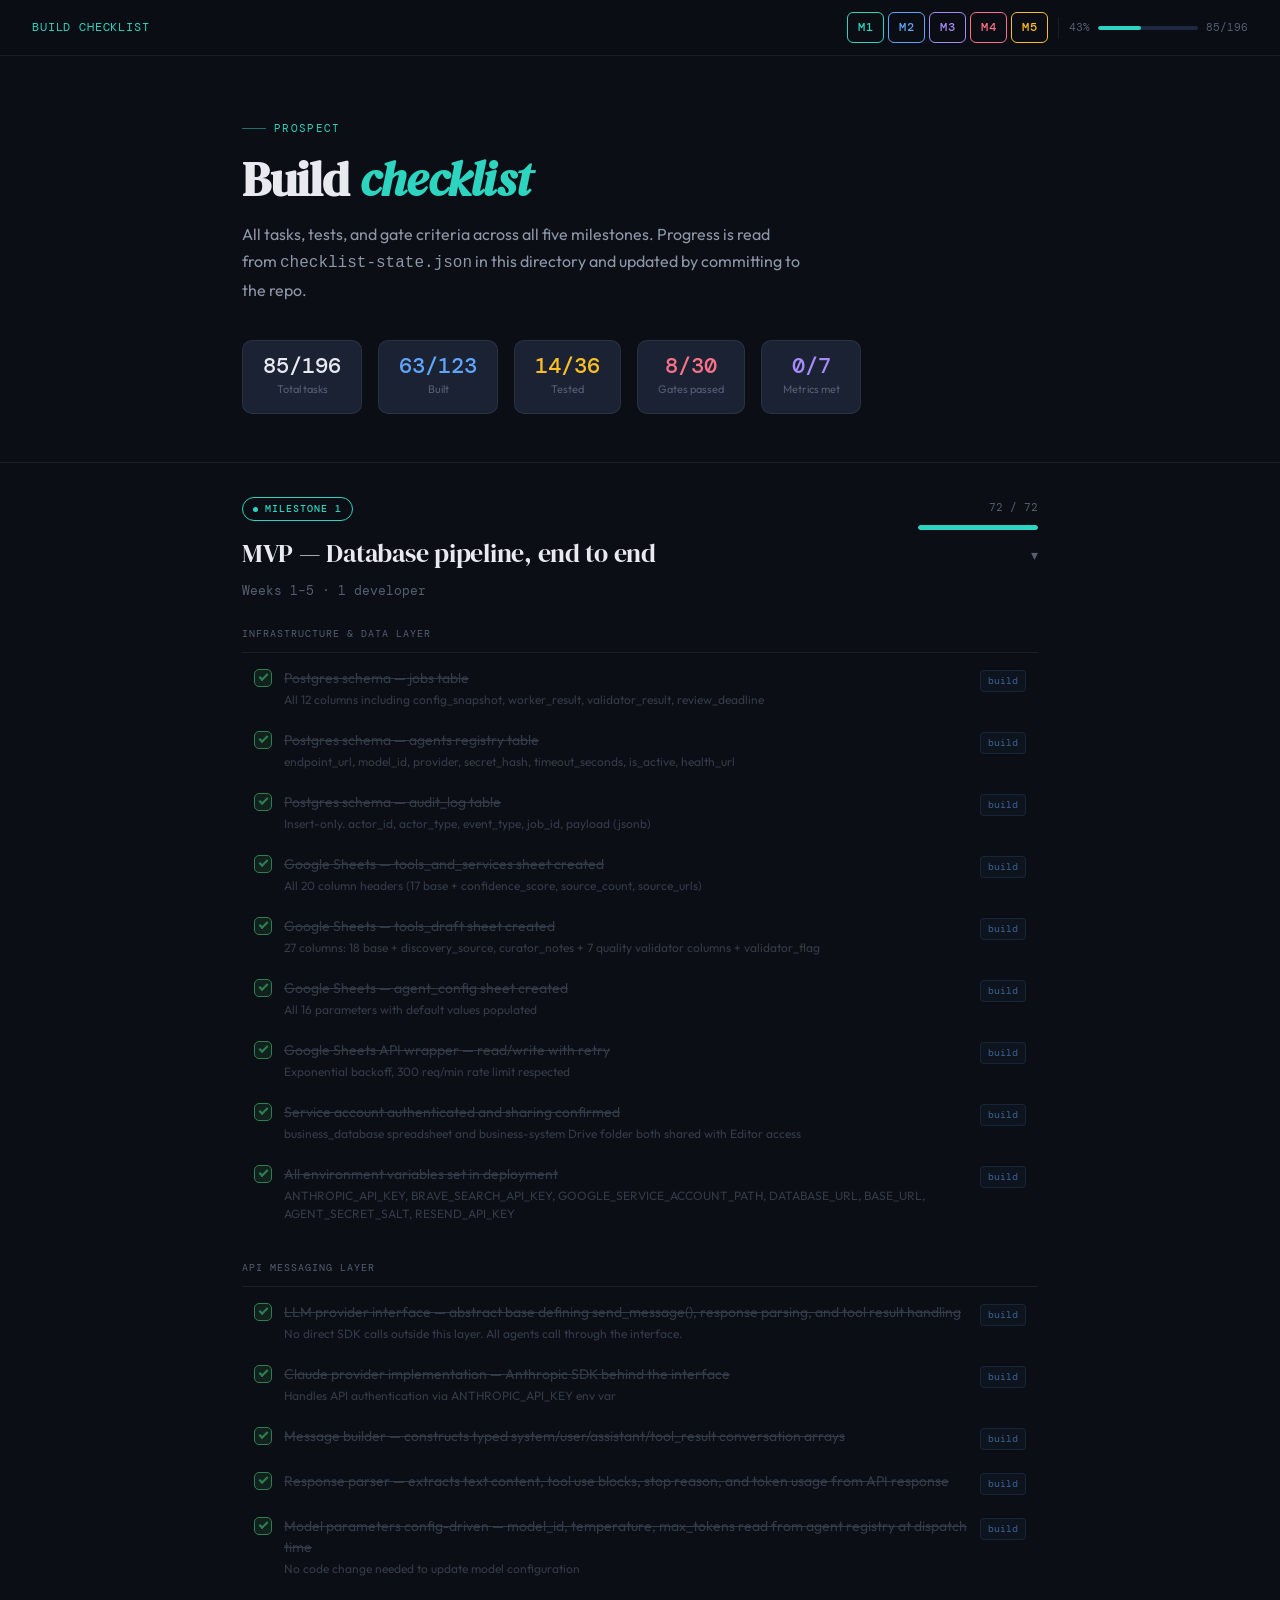
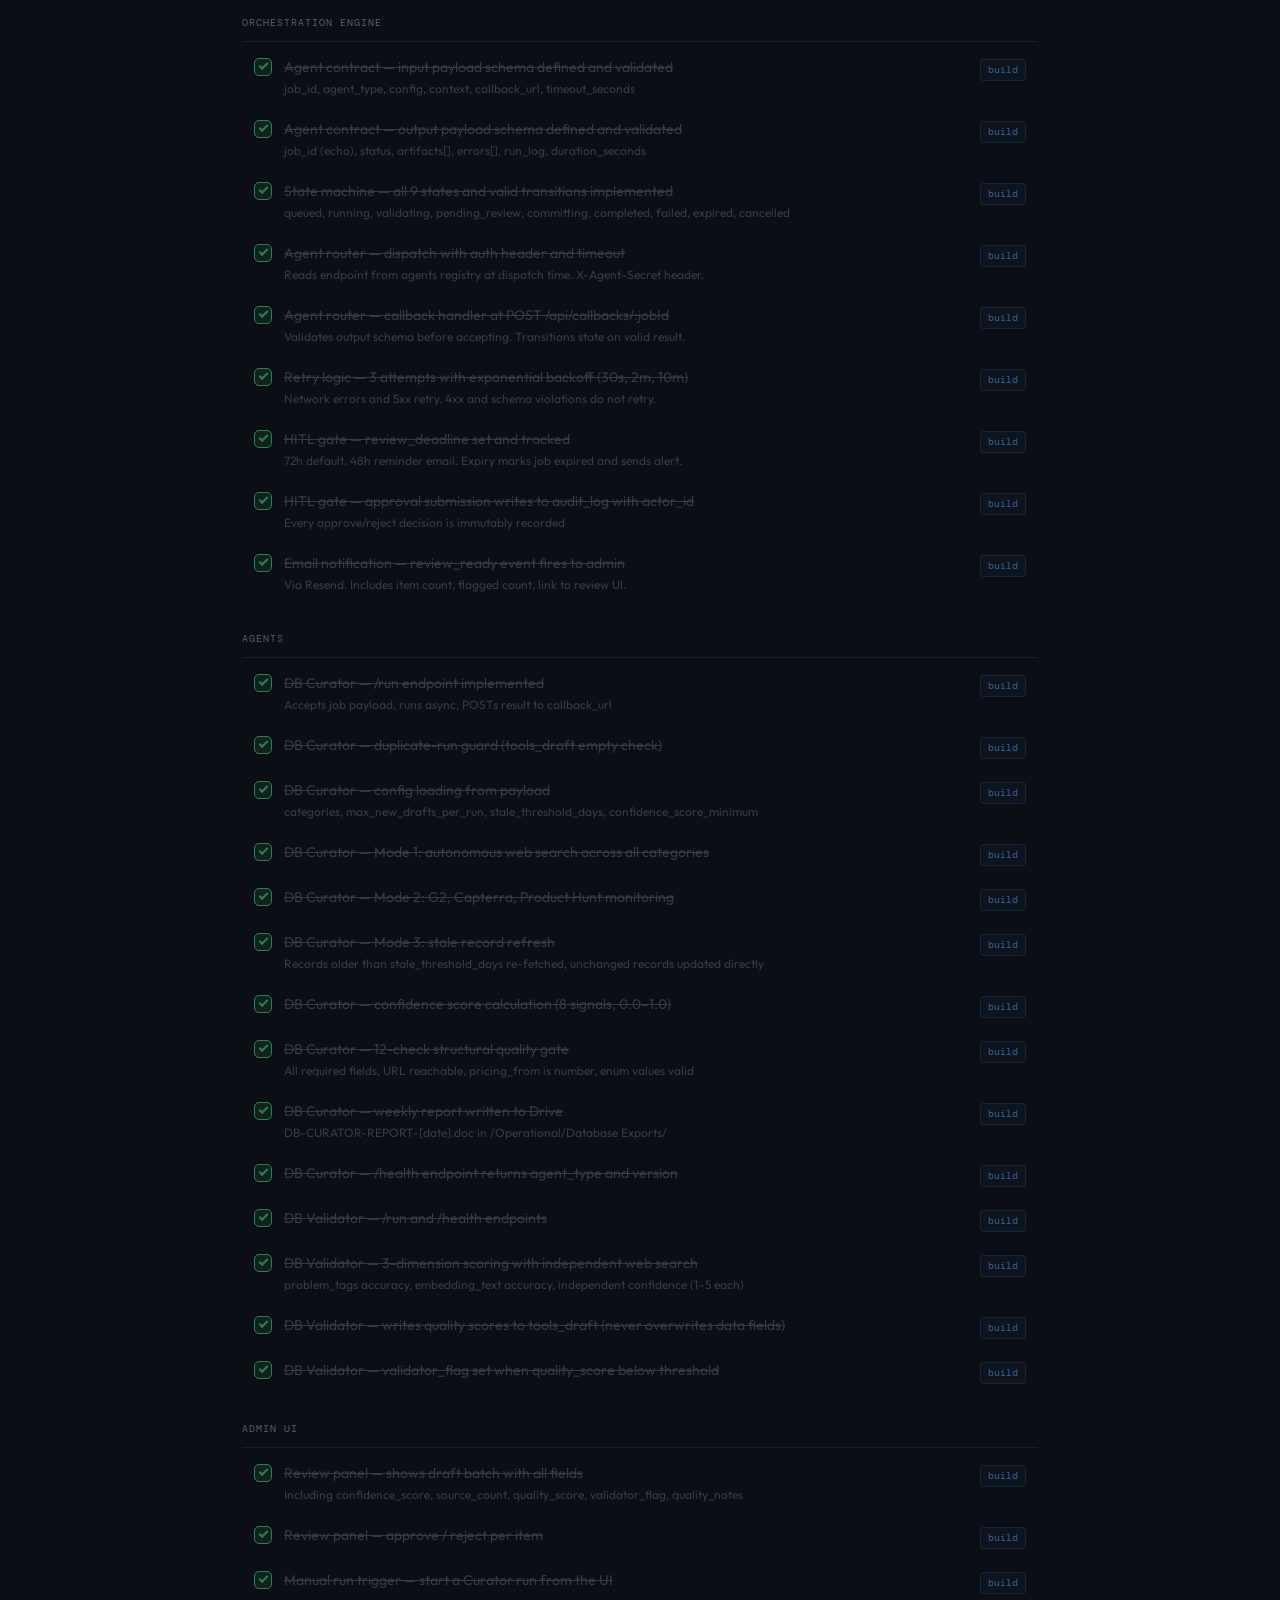
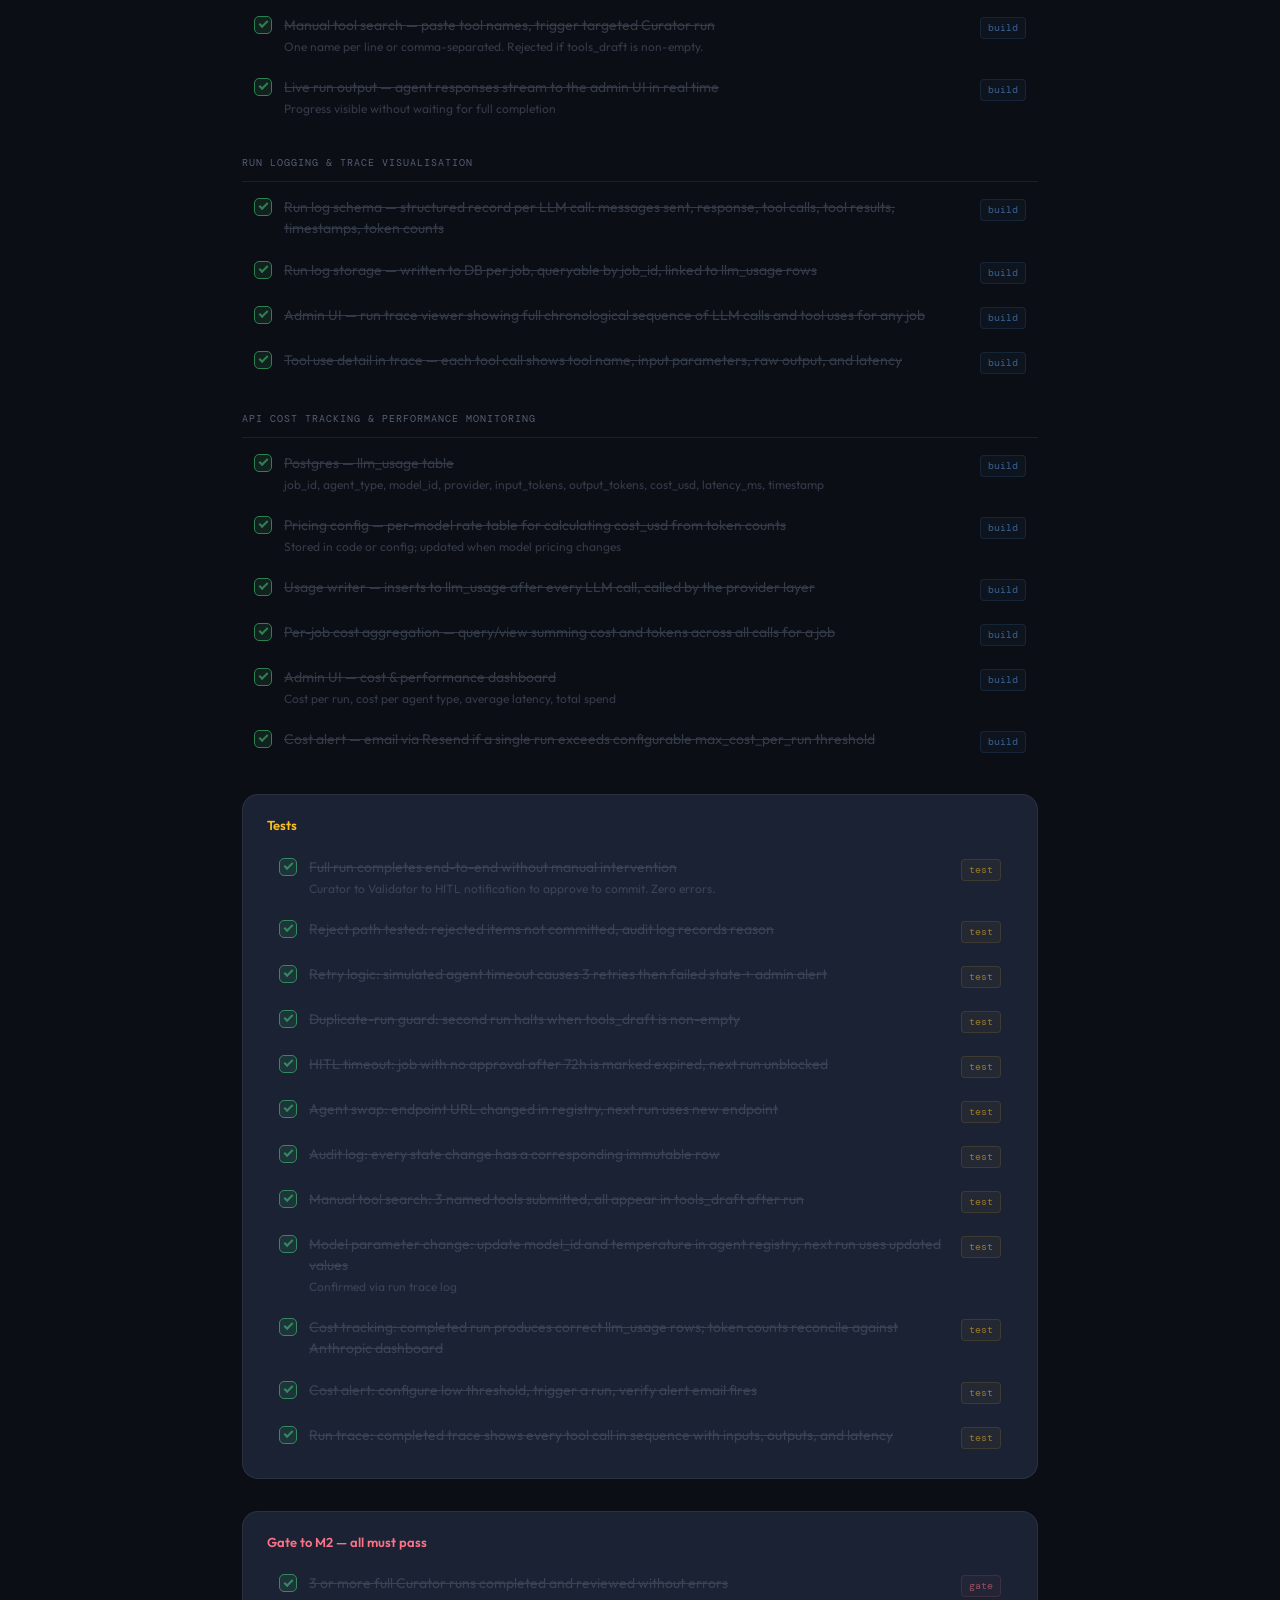
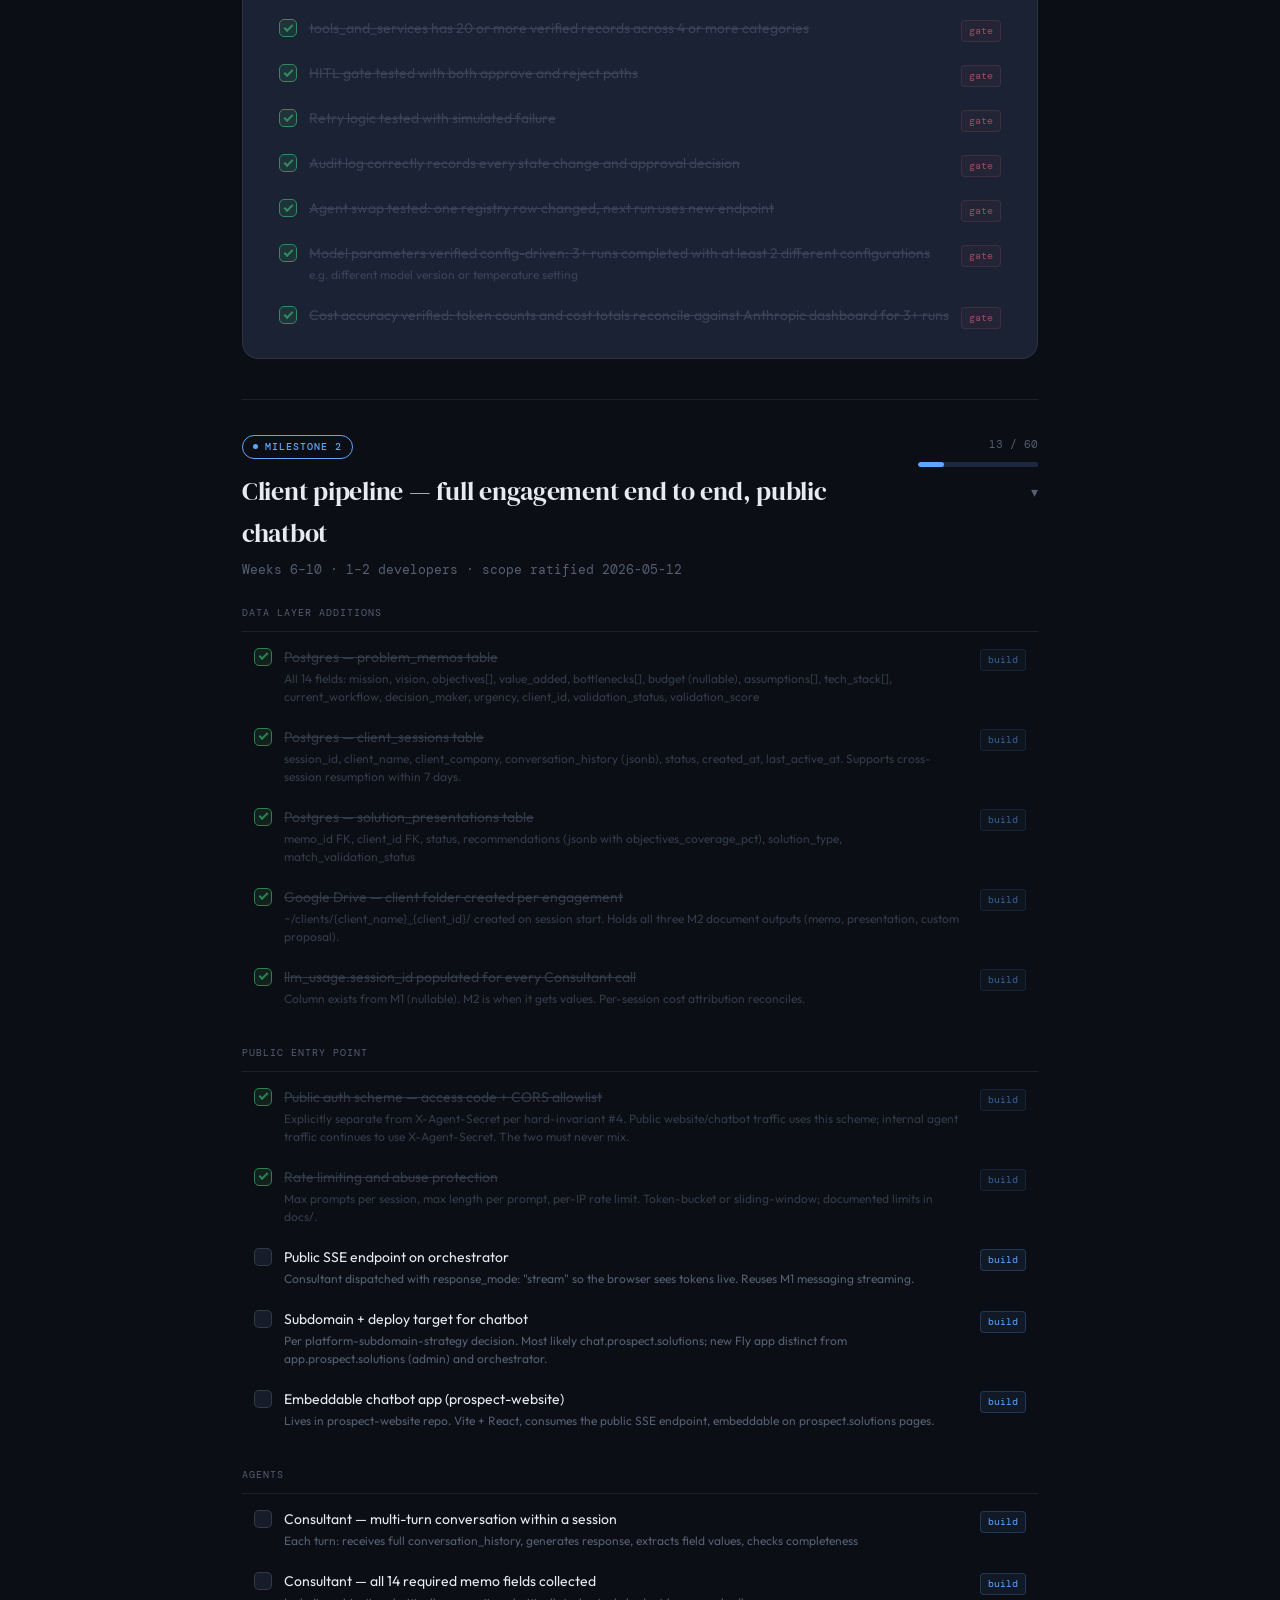
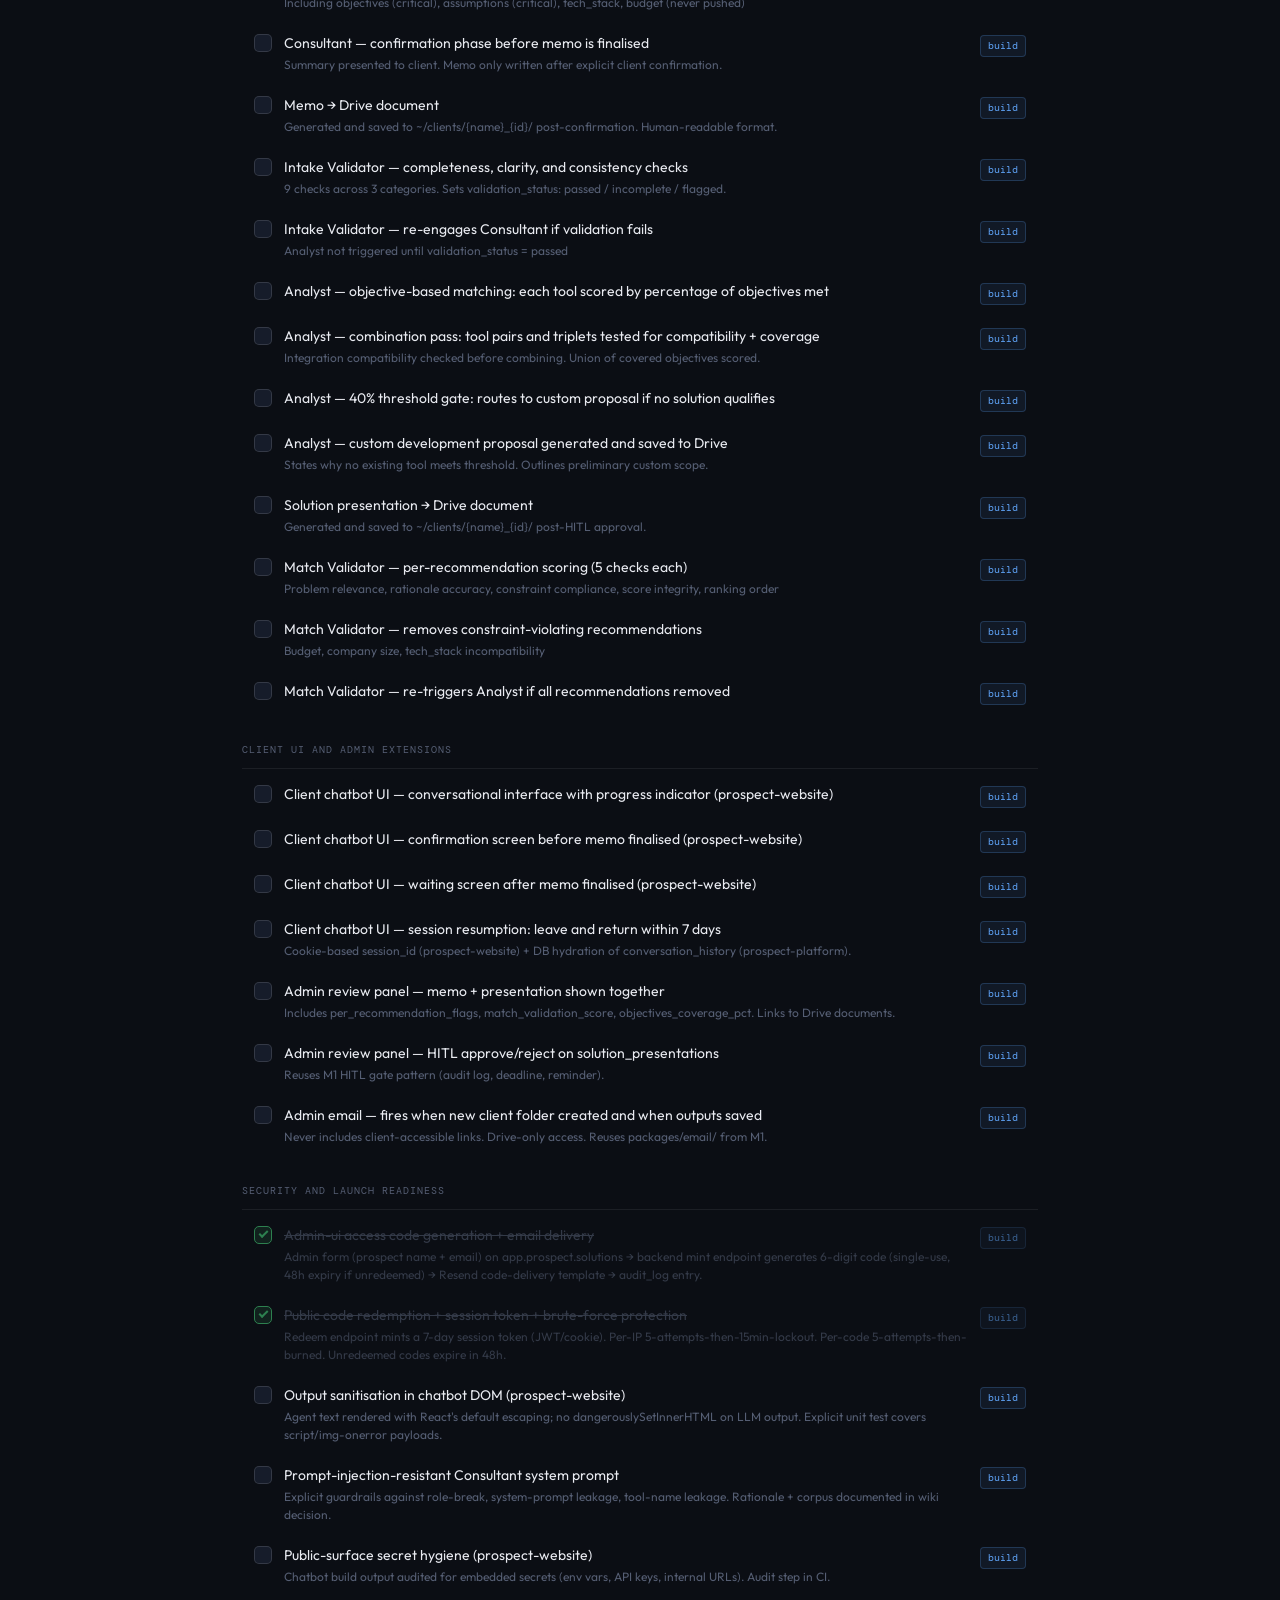
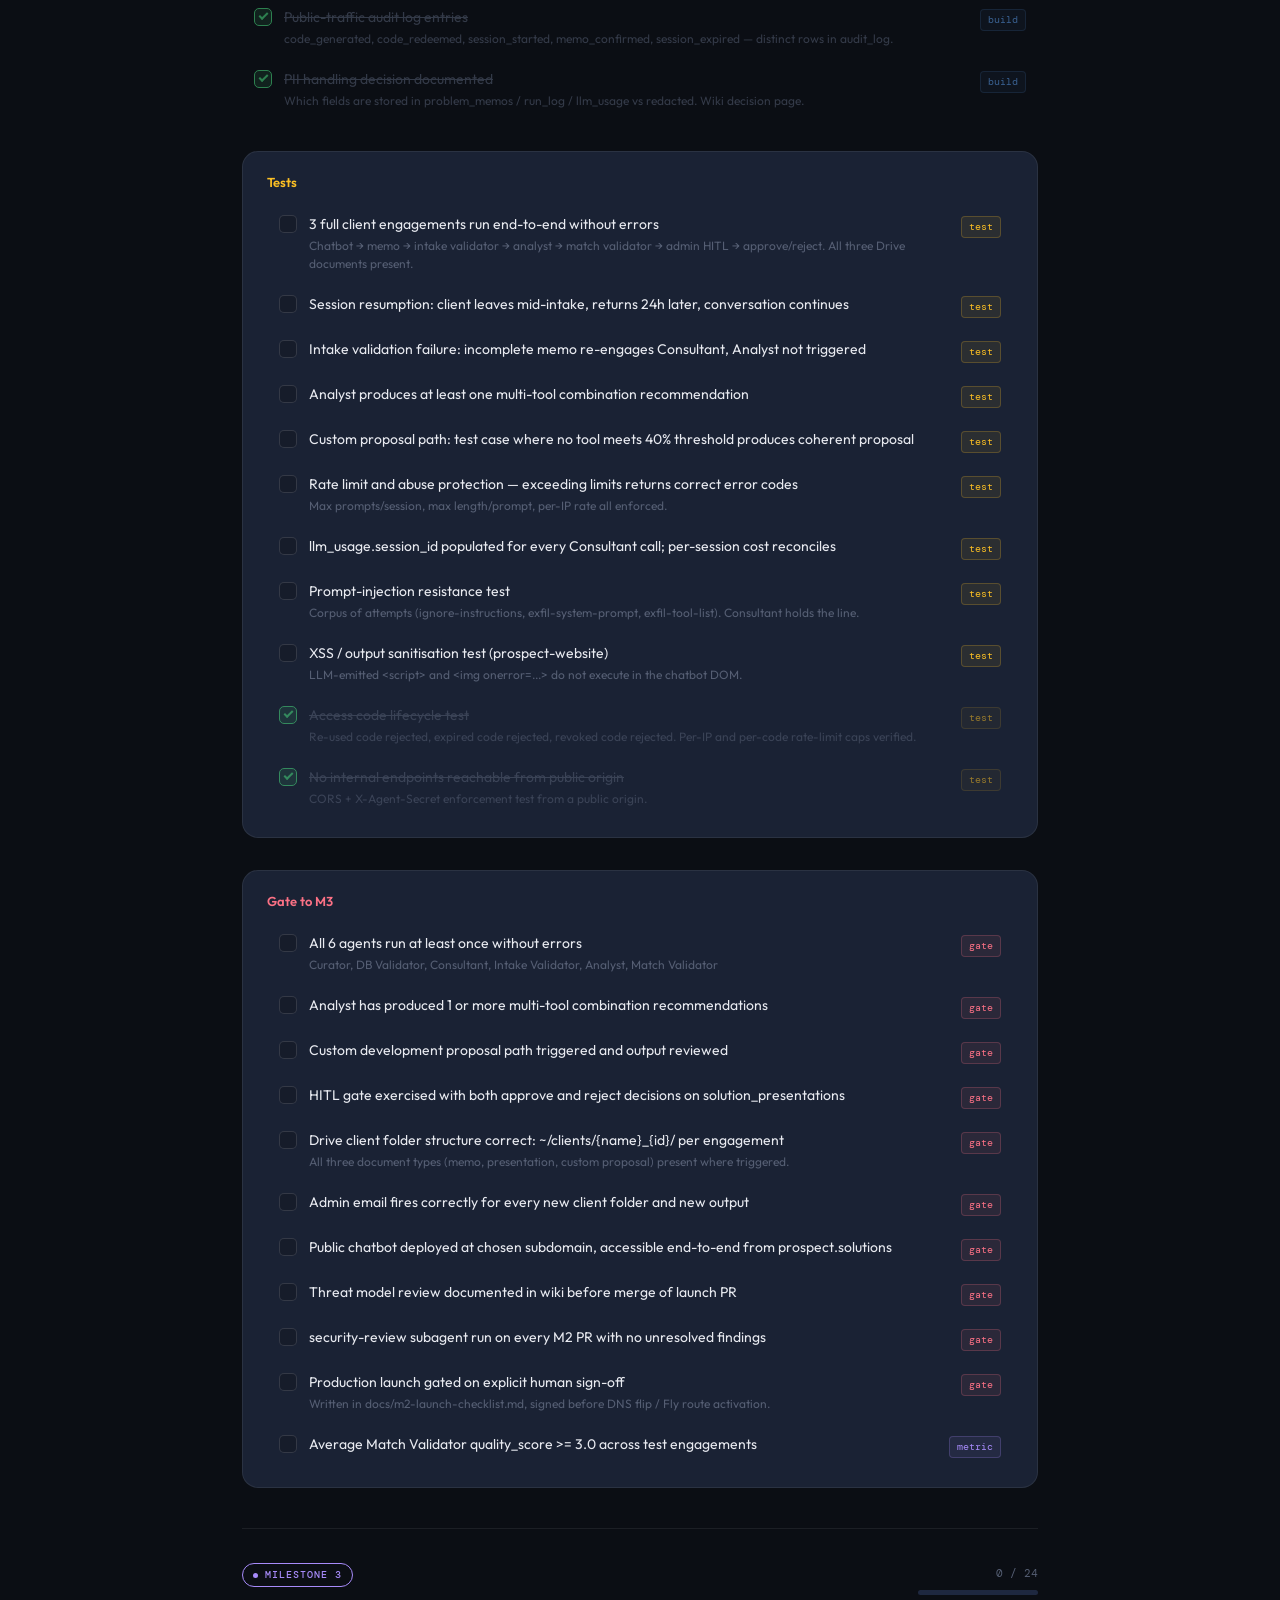
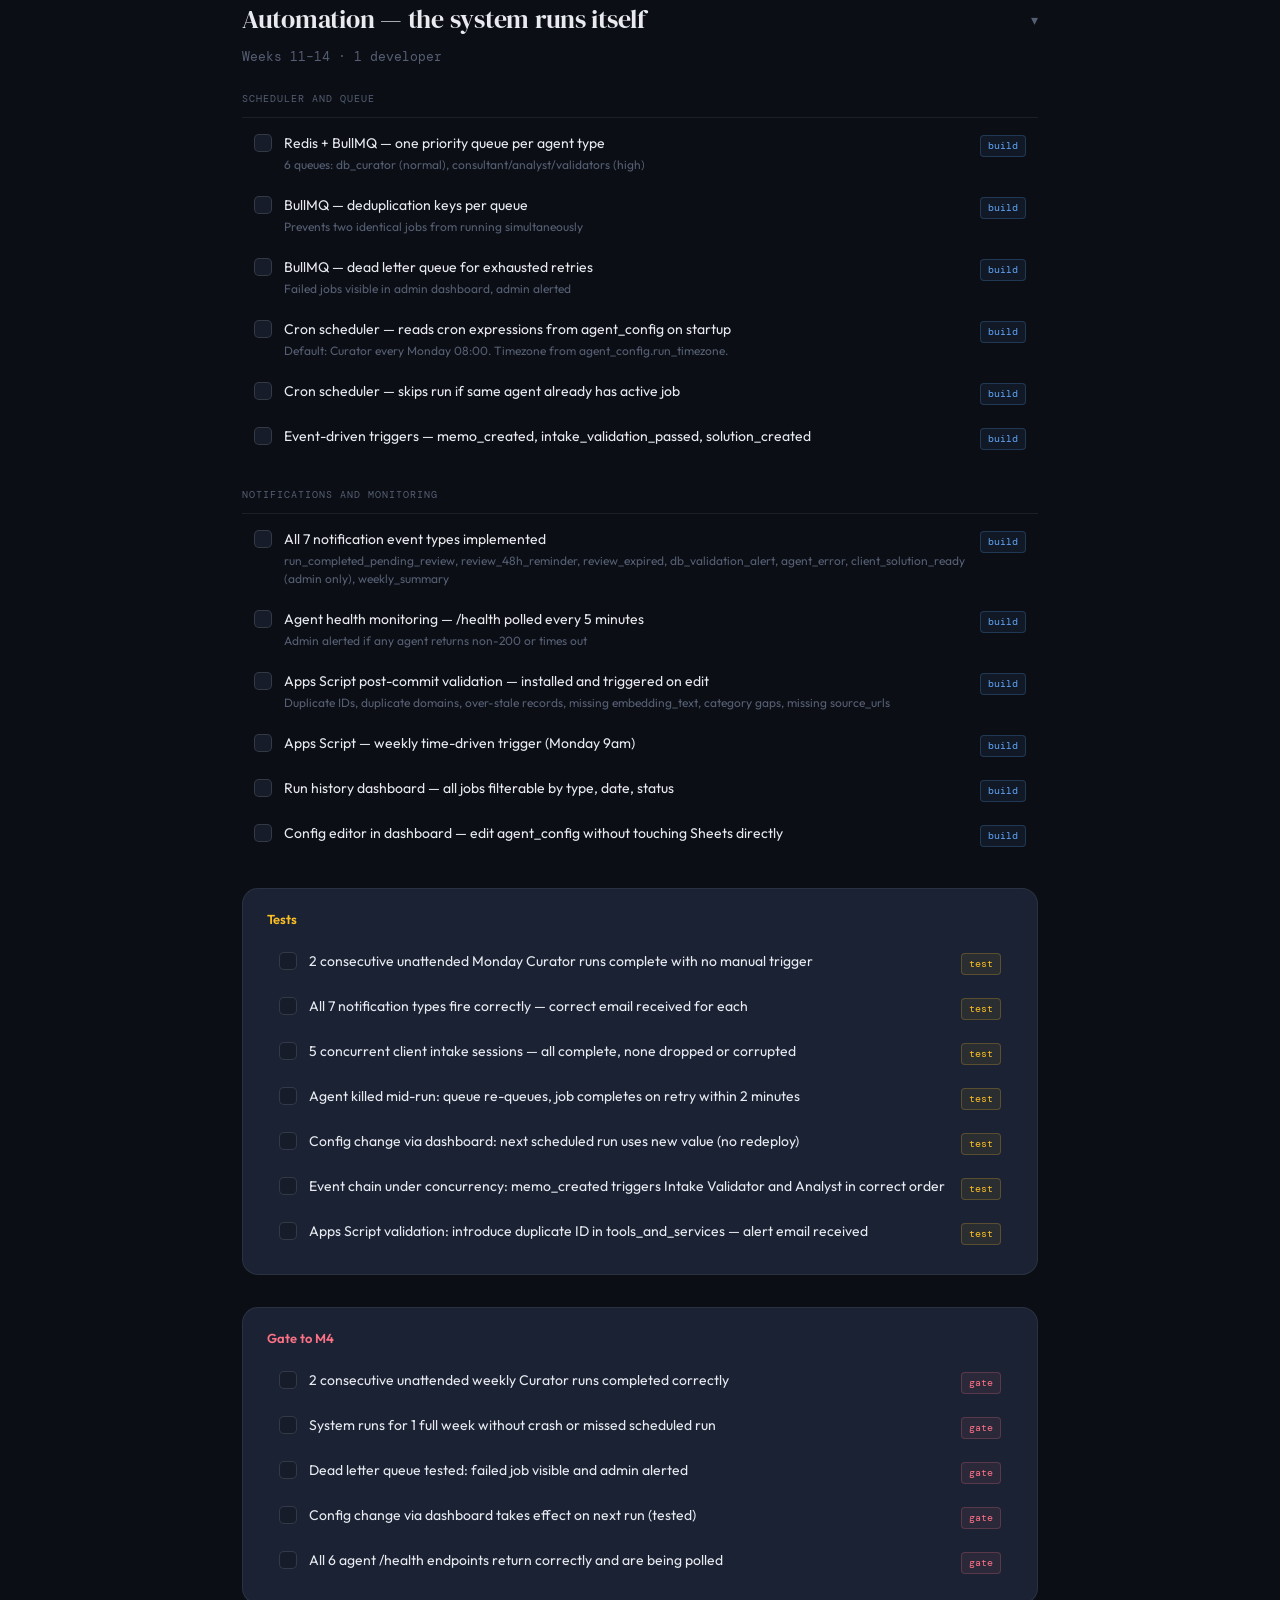
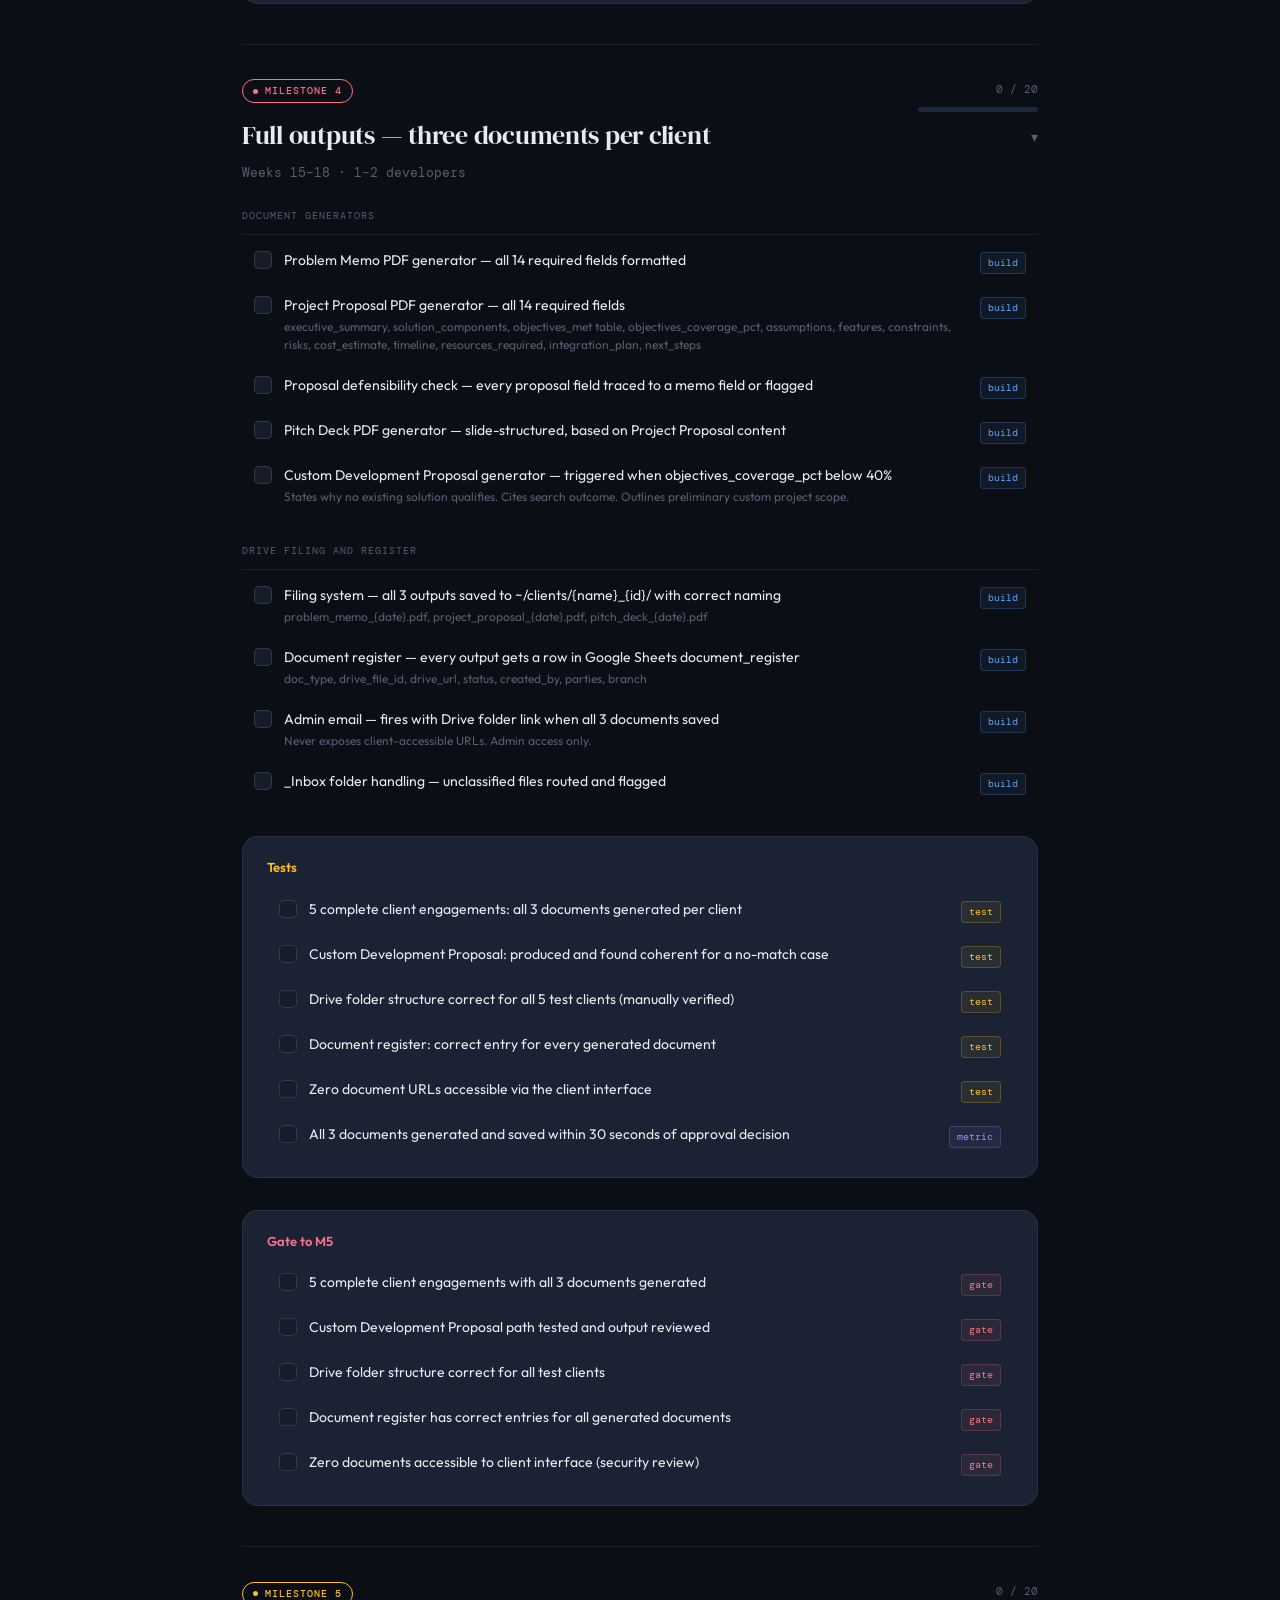
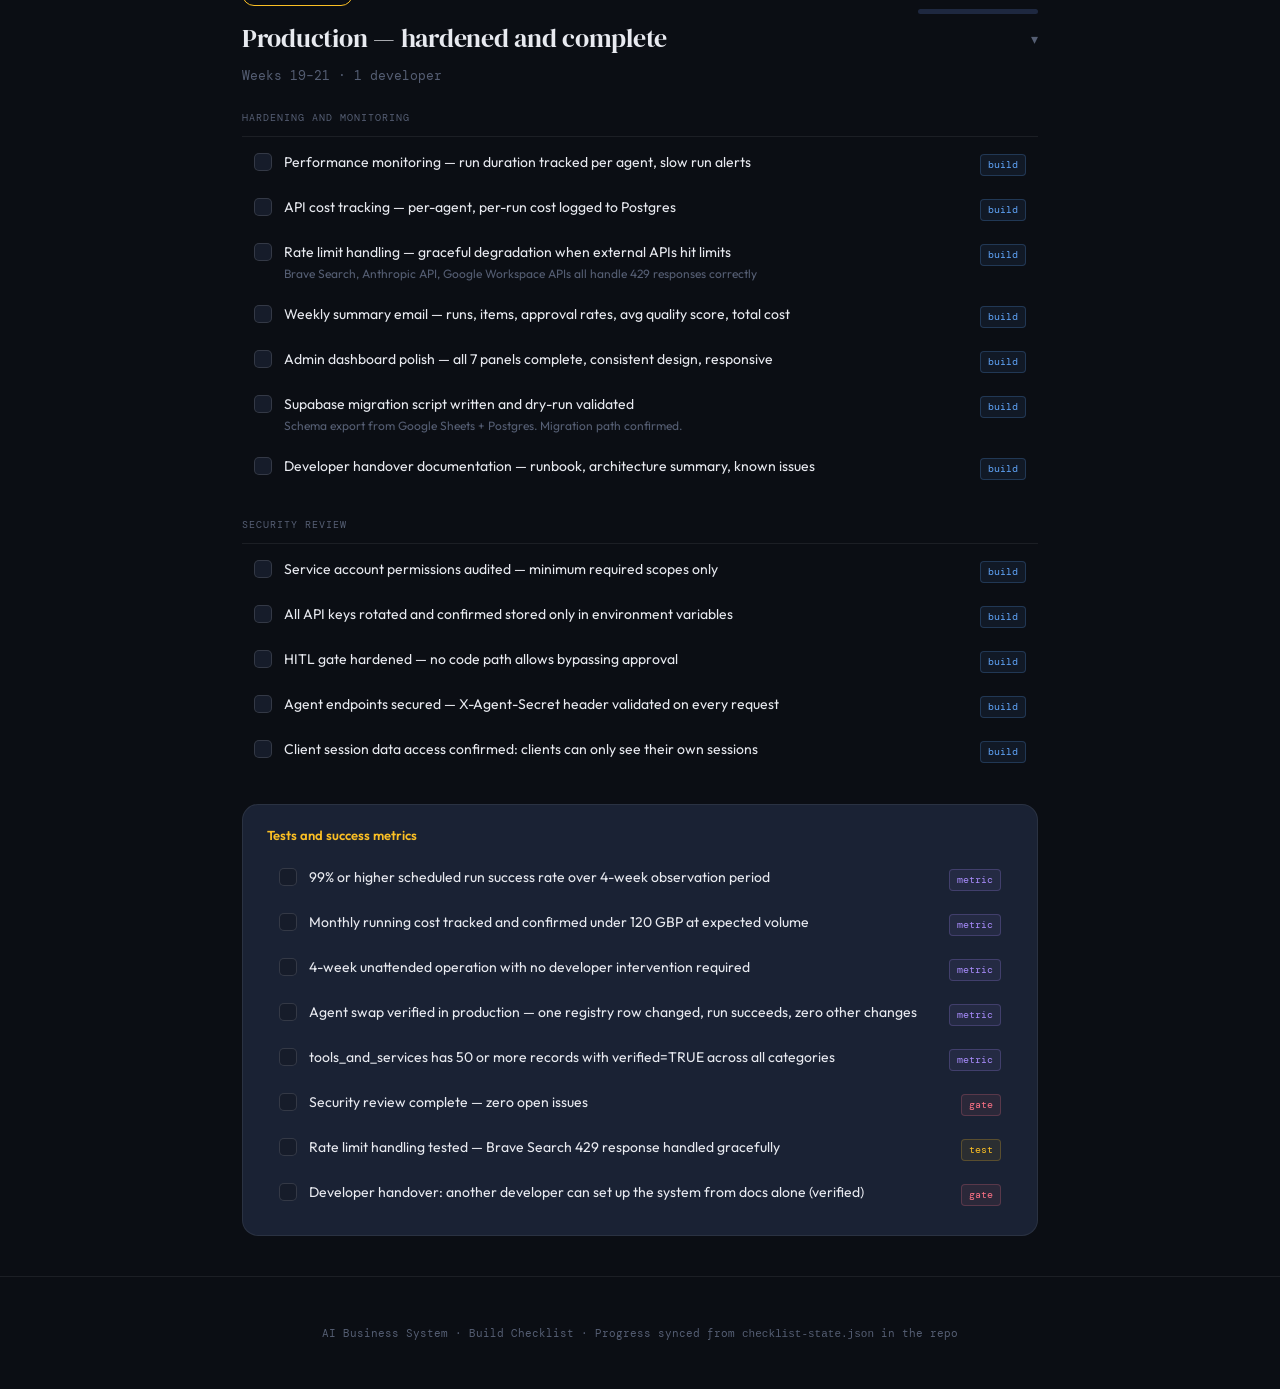
<file: developer/checklist.html>
<!DOCTYPE html>
<html lang="en">
<head>
<meta charset="UTF-8">
<meta name="viewport" content="width=device-width, initial-scale=1.0">
<title>AI Business System — Build Checklist</title>
<link rel="icon" type="image/svg+xml" href="favicon.svg" />
<link rel="preconnect" href="https://fonts.googleapis.com">
<link rel="preconnect" href="https://fonts.gstatic.com" crossorigin>
<link href="https://fonts.googleapis.com/css2?family=DM+Serif+Display:ital@0;1&family=DM+Mono:wght@400;500&family=Outfit:wght@300;400;500;600&display=swap" rel="stylesheet">
<style>
  :root {
    --bg:#0b0e14;--bg2:#111520;--bg3:#161c2a;--surface:#1a2234;--surface2:#1e2840;
    --border:rgba(255,255,255,0.07);--border2:rgba(255,255,255,0.13);
    --text:#e8eaf0;--text2:#8d95a8;--text3:#555e73;
    --teal:#2dd4bf;--teal-bg:rgba(45,212,191,0.08);--teal-border:rgba(45,212,191,0.22);
    --purple:#a78bfa;--purple-bg:rgba(167,139,250,0.08);--purple-border:rgba(167,139,250,0.22);
    --blue:#60a5fa;--blue-bg:rgba(96,165,250,0.08);--blue-border:rgba(96,165,250,0.22);
    --amber:#fbbf24;--amber-bg:rgba(251,191,36,0.08);--amber-border:rgba(251,191,36,0.22);
    --coral:#fb7185;--coral-bg:rgba(251,113,133,0.08);--coral-border:rgba(251,113,133,0.22);
    --green:#4ade80;--green-bg:rgba(74,222,128,0.1);
    --m1:#2dd4bf;--m2:#60a5fa;--m3:#a78bfa;--m4:#fb7185;--m5:#fbbf24;
    --font-display:'DM Serif Display',serif;--font-body:'Outfit',sans-serif;--font-mono:'DM Mono',monospace;
    --radius:10px;--radius-lg:16px;
  }
  *,*::before,*::after{box-sizing:border-box;margin:0;padding:0;}
  html{scroll-behavior:smooth;}
  body{background:var(--bg);color:var(--text);font-family:var(--font-body);font-size:15px;line-height:1.6;}

  nav{position:fixed;top:0;left:0;right:0;z-index:100;background:rgba(11,14,20,0.94);backdrop-filter:blur(12px);border-bottom:1px solid var(--border);padding:0 32px;height:56px;display:flex;align-items:center;justify-content:space-between;overflow:visible;}
  .nav-brand{font-family:var(--font-mono);font-size:12px;color:var(--teal);letter-spacing:0.07em;text-transform:uppercase;}
  .nav-pills{display:flex;gap:4px;align-items:center;height:100%;list-style:none;}
  .nav-pills>li{height:100%;display:flex;align-items:center;}
  .nav-pills a{font-size:12px;font-weight:500;color:var(--text3);text-decoration:none;padding:5px 10px;border-radius:6px;letter-spacing:0.04em;white-space:nowrap;transition:color 0.15s,background 0.15s;}
  .nav-pills a:hover{color:var(--text);background:var(--surface);}
  .nav-pills a.active{color:var(--teal);}
  .m-pill{font-family:var(--font-mono);font-size:11px;font-weight:500;padding:3px 9px;border-radius:20px;text-decoration:none;border:1px solid;transition:all 0.15s;}
  .sep{width:1px;height:22px;background:var(--border);margin:0 6px;}
  .nav-progress{display:flex;align-items:center;gap:8px;font-family:var(--font-mono);font-size:11px;color:var(--text3);}
  .nav-progress-bar{width:100px;height:4px;background:var(--surface2);border-radius:2px;overflow:hidden;}
  .nav-progress-fill{height:100%;background:var(--teal);border-radius:2px;transition:width 0.4s ease;}

  .page{padding-top:56px;}
  .container{max-width:860px;margin:0 auto;padding:0 32px;}
  #hero{padding:64px 0 48px;border-bottom:1px solid var(--border);}
  .eyebrow{font-family:var(--font-mono);font-size:11px;color:var(--teal);letter-spacing:0.12em;text-transform:uppercase;margin-bottom:14px;display:flex;align-items:center;gap:8px;}
  .eyebrow::before{content:'';width:24px;height:1px;background:var(--teal);opacity:0.5;}
  h1{font-family:var(--font-display);font-size:clamp(32px,4vw,48px);line-height:1.15;letter-spacing:-0.01em;margin-bottom:14px;}
  h1 em{font-style:italic;color:var(--teal);}
  .hero-sub{font-size:16px;color:var(--text2);max-width:560px;line-height:1.7;}
  .global-progress{display:flex;gap:16px;flex-wrap:wrap;margin-top:36px;align-items:flex-end;}
  .gp-stat{background:var(--surface);border:1px solid var(--border);border-radius:var(--radius);padding:14px 20px;text-align:center;min-width:100px;}
  .gp-val{font-family:var(--font-mono);font-size:22px;font-weight:500;line-height:1;}
  .gp-label{font-size:11px;color:var(--text3);margin-top:4px;}
  .reset-btn{font-family:var(--font-mono);font-size:11px;color:var(--text3);background:var(--surface);border:1px solid var(--border);border-radius:6px;padding:8px 14px;cursor:pointer;transition:color 0.15s,border-color 0.15s;margin-left:auto;}
  .reset-btn:hover{color:var(--coral);border-color:var(--coral-border);}

  .milestone-block{border-bottom:1px solid var(--border);}
  .milestone-block:last-child{border-bottom:none;}
  .milestone-header{padding:32px 0 0;display:flex;align-items:flex-start;justify-content:space-between;gap:20px;cursor:pointer;user-select:none;}
  .milestone-header:hover{opacity:0.92;}
  .milestone-left{flex:1;}
  .m-tag{display:inline-flex;align-items:center;gap:7px;font-family:var(--font-mono);font-size:10px;font-weight:500;letter-spacing:0.1em;text-transform:uppercase;padding:3px 10px;border-radius:20px;border:1px solid;margin-bottom:12px;}
  .m-tag .dot{width:5px;height:5px;border-radius:50%;}
  .mt1{border-color:var(--m1);color:var(--m1);}.mt1 .dot{background:var(--m1);}
  .mt2{border-color:var(--m2);color:var(--m2);}.mt2 .dot{background:var(--m2);}
  .mt3{border-color:var(--m3);color:var(--m3);}.mt3 .dot{background:var(--m3);}
  .mt4{border-color:var(--m4);color:var(--m4);}.mt4 .dot{background:var(--m4);}
  .mt5{border-color:var(--m5);color:var(--m5);}.mt5 .dot{background:var(--m5);}
  .milestone-title{font-family:var(--font-display);font-size:26px;letter-spacing:-0.01em;margin-bottom:6px;}
  .milestone-meta{font-size:13px;color:var(--text3);font-family:var(--font-mono);}
  .milestone-right{display:flex;flex-direction:column;align-items:flex-end;gap:8px;padding-top:4px;flex-shrink:0;}
  .milestone-progress-label{font-family:var(--font-mono);font-size:11px;color:var(--text3);}
  .milestone-progress-bar{width:120px;height:5px;background:var(--surface2);border-radius:3px;overflow:hidden;}
  .milestone-progress-fill{height:100%;border-radius:3px;transition:width 0.35s ease;}
  .chevron{font-size:14px;color:var(--text3);transition:transform 0.25s;margin-top:6px;}
  .chevron.open{transform:rotate(0deg);}
  .chevron.closed{transform:rotate(-90deg);}
  .milestone-body{overflow:hidden;transition:max-height 0.4s ease,opacity 0.3s ease;}
  .milestone-body.open{max-height:9999px;opacity:1;}
  .milestone-body.collapsed{max-height:0;opacity:0;}
  .milestone-body-inner{padding:24px 0 40px;display:flex;flex-direction:column;gap:28px;}

  .check-section{}
  .check-section-title{font-family:var(--font-mono);font-size:10px;letter-spacing:0.1em;text-transform:uppercase;color:var(--text3);padding-bottom:10px;margin-bottom:6px;border-bottom:1px solid var(--border);display:flex;align-items:center;justify-content:space-between;}
  .section-count{font-size:10px;}
  .check-group{display:flex;flex-direction:column;gap:3px;}
  .check-item{display:flex;align-items:flex-start;gap:12px;padding:9px 12px;border-radius:8px;cursor:pointer;transition:background 0.12s;user-select:none;}
  .check-item:hover{background:var(--surface);}
  .check-item.done{opacity:0.55;}
  .cb{width:18px;height:18px;border-radius:5px;flex-shrink:0;border:1.5px solid var(--border2);background:var(--bg3);display:flex;align-items:center;justify-content:center;margin-top:1px;transition:background 0.15s,border-color 0.15s;position:relative;}
  .cb.checked{border-color:var(--green);background:rgba(74,222,128,0.18);}
  .cb.checked::after{content:'';position:absolute;width:5px;height:9px;border:2px solid var(--green);border-top:none;border-left:none;transform:rotate(45deg) translate(-1px,-1px);}
  .check-text{flex:1;}
  .check-label{font-size:14px;color:var(--text);line-height:1.5;}
  .check-item.done .check-label{text-decoration:line-through;color:var(--text3);}
  .check-desc{font-size:12px;color:var(--text3);margin-top:2px;line-height:1.5;}
  .check-badge{font-family:var(--font-mono);font-size:10px;padding:2px 7px;border-radius:4px;flex-shrink:0;margin-top:2px;border:1px solid;}
  .badge-build{background:var(--blue-bg);color:var(--blue);border-color:var(--blue-border);}
  .badge-test{background:var(--amber-bg);color:var(--amber);border-color:var(--amber-border);}
  .badge-gate{background:var(--coral-bg);color:var(--coral);border-color:var(--coral-border);}
  .badge-metric{background:var(--purple-bg);color:var(--purple);border-color:var(--purple-border);}
  .gate-section{background:var(--surface);border:1px solid var(--border);border-radius:var(--radius-lg);padding:20px 24px;margin-top:4px;}
  .gate-section-title{font-size:13px;font-weight:600;margin-bottom:12px;display:flex;align-items:center;justify-content:space-between;}
  footer{padding:48px 32px;text-align:center;border-top:1px solid var(--border);}
  footer p{font-size:11px;color:var(--text3);font-family:var(--font-mono);}
  @media(max-width:600px){
    nav{padding:0 16px;}.container{padding:0 16px;}
    .milestone-right{display:none;}.global-progress{gap:10px;}
    .nav-progress{display:none;}
  }
</style>
</head>
<body>
<nav>
  <span class="nav-brand">Build Checklist</span>
  <ul class="nav-pills">
    <li><a href="#m1" class="m-pill" style="border-color:var(--m1);color:var(--m1)">M1</a></li>
    <li><a href="#m2" class="m-pill" style="border-color:var(--m2);color:var(--m2)">M2</a></li>
    <li><a href="#m3" class="m-pill" style="border-color:var(--m3);color:var(--m3)">M3</a></li>
    <li><a href="#m4" class="m-pill" style="border-color:var(--m4);color:var(--m4)">M4</a></li>
    <li><a href="#m5" class="m-pill" style="border-color:var(--m5);color:var(--m5)">M5</a></li>
    <li><div class="sep"></div></li>
    <li><div class="nav-progress"><span id="nav-pct">0%</span><div class="nav-progress-bar"><div class="nav-progress-fill" id="nav-fill" style="width:0%"></div></div><span id="nav-counts">0/0</span></div></li>
  </ul>
</nav>
<div class="page">
<section id="hero">
  <div class="container">
    <p class="eyebrow">PROSPECT</p>
    <h1>Build <em>checklist</em></h1>
    <p class="hero-sub">All tasks, tests, and gate criteria across all five milestones. Progress is read from <code>checklist-state.json</code> in this directory and updated by committing to the repo.</p>
    <div class="global-progress">
      <div class="gp-stat"><div class="gp-val" id="gp-total">0/0</div><div class="gp-label">Total tasks</div></div>
      <div class="gp-stat"><div class="gp-val" id="gp-build" style="color:var(--blue)">0</div><div class="gp-label">Built</div></div>
      <div class="gp-stat"><div class="gp-val" id="gp-test" style="color:var(--amber)">0</div><div class="gp-label">Tested</div></div>
      <div class="gp-stat"><div class="gp-val" id="gp-gate" style="color:var(--coral)">0</div><div class="gp-label">Gates passed</div></div>
      <div class="gp-stat"><div class="gp-val" id="gp-metric" style="color:var(--purple)">0</div><div class="gp-label">Metrics met</div></div>
    </div>
  </div>
</section>
<div class="container" id="milestones">
<div class="milestone-block" id="m1">
  <div class="milestone-header" onclick="toggleMilestone('m1')">
    <div class="milestone-left">
      <div class="m-tag mt1"><span class="dot"></span>Milestone 1</div>
      <div class="milestone-title">MVP — Database pipeline, end to end</div>
      <div class="milestone-meta">Weeks 1–5 · 1 developer</div>
    </div>
    <div class="milestone-right">
      <div class="milestone-progress-label" id="m1-label">0 / 0</div>
      <div class="milestone-progress-bar"><div class="milestone-progress-fill" id="m1-bar" style="width:0%;background:var(--m1)"></div></div>
      <div class="chevron open" id="m1-chev">&#9662;</div>
    </div>
  </div>
  <div class="milestone-body open" id="m1-body">
    <div class="milestone-body-inner">
      <div class="check-section">
        <div class="check-section-title">Infrastructure & data layer <span class="section-count" id="m1-s1-count"></span></div>
        <div class="check-group">
      <div class="check-item" data-id="m1-1-1"><div class="cb"></div><div class="check-text"><div class="check-label">Postgres schema — jobs table</div><div class="check-desc">All 12 columns including config_snapshot, worker_result, validator_result, review_deadline</div></div><span class="check-badge badge-build">build</span></div>
      <div class="check-item" data-id="m1-1-2"><div class="cb"></div><div class="check-text"><div class="check-label">Postgres schema — agents registry table</div><div class="check-desc">endpoint_url, model_id, provider, secret_hash, timeout_seconds, is_active, health_url</div></div><span class="check-badge badge-build">build</span></div>
      <div class="check-item" data-id="m1-1-3"><div class="cb"></div><div class="check-text"><div class="check-label">Postgres schema — audit_log table</div><div class="check-desc">Insert-only. actor_id, actor_type, event_type, job_id, payload (jsonb)</div></div><span class="check-badge badge-build">build</span></div>
      <div class="check-item" data-id="m1-1-4"><div class="cb"></div><div class="check-text"><div class="check-label">Google Sheets — tools_and_services sheet created</div><div class="check-desc">All 20 column headers (17 base + confidence_score, source_count, source_urls)</div></div><span class="check-badge badge-build">build</span></div>
      <div class="check-item" data-id="m1-1-5"><div class="cb"></div><div class="check-text"><div class="check-label">Google Sheets — tools_draft sheet created</div><div class="check-desc">27 columns: 18 base + discovery_source, curator_notes + 7 quality validator columns + validator_flag</div></div><span class="check-badge badge-build">build</span></div>
      <div class="check-item" data-id="m1-1-6"><div class="cb"></div><div class="check-text"><div class="check-label">Google Sheets — agent_config sheet created</div><div class="check-desc">All 16 parameters with default values populated</div></div><span class="check-badge badge-build">build</span></div>
      <div class="check-item" data-id="m1-1-7"><div class="cb"></div><div class="check-text"><div class="check-label">Google Sheets API wrapper — read/write with retry</div><div class="check-desc">Exponential backoff, 300 req/min rate limit respected</div></div><span class="check-badge badge-build">build</span></div>
      <div class="check-item" data-id="m1-1-8"><div class="cb"></div><div class="check-text"><div class="check-label">Service account authenticated and sharing confirmed</div><div class="check-desc">business_database spreadsheet and business-system Drive folder both shared with Editor access</div></div><span class="check-badge badge-build">build</span></div>
      <div class="check-item" data-id="m1-1-9"><div class="cb"></div><div class="check-text"><div class="check-label">All environment variables set in deployment</div><div class="check-desc">ANTHROPIC_API_KEY, BRAVE_SEARCH_API_KEY, GOOGLE_SERVICE_ACCOUNT_PATH, DATABASE_URL, BASE_URL, AGENT_SECRET_SALT, RESEND_API_KEY</div></div><span class="check-badge badge-build">build</span></div>
        </div>
      </div>
      <div class="check-section">
        <div class="check-section-title">API messaging layer <span class="section-count" id="m1-s7-count"></span></div>
        <div class="check-group">
      <div class="check-item" data-id="m1-7-1"><div class="cb"></div><div class="check-text"><div class="check-label">LLM provider interface — abstract base defining send_message(), response parsing, and tool result handling</div><div class="check-desc">No direct SDK calls outside this layer. All agents call through the interface.</div></div><span class="check-badge badge-build">build</span></div>
      <div class="check-item" data-id="m1-7-2"><div class="cb"></div><div class="check-text"><div class="check-label">Claude provider implementation — Anthropic SDK behind the interface</div><div class="check-desc">Handles API authentication via ANTHROPIC_API_KEY env var</div></div><span class="check-badge badge-build">build</span></div>
      <div class="check-item" data-id="m1-7-3"><div class="cb"></div><div class="check-text"><div class="check-label">Message builder — constructs typed system/user/assistant/tool_result conversation arrays</div></div><span class="check-badge badge-build">build</span></div>
      <div class="check-item" data-id="m1-7-4"><div class="cb"></div><div class="check-text"><div class="check-label">Response parser — extracts text content, tool use blocks, stop reason, and token usage from API response</div></div><span class="check-badge badge-build">build</span></div>
      <div class="check-item" data-id="m1-7-5"><div class="cb"></div><div class="check-text"><div class="check-label">Model parameters config-driven — model_id, temperature, max_tokens read from agent registry at dispatch time</div><div class="check-desc">No code change needed to update model configuration</div></div><span class="check-badge badge-build">build</span></div>
        </div>
      </div>
      <div class="check-section">
        <div class="check-section-title">Orchestration engine <span class="section-count" id="m1-s2-count"></span></div>
        <div class="check-group">
      <div class="check-item" data-id="m1-2-1"><div class="cb"></div><div class="check-text"><div class="check-label">Agent contract — input payload schema defined and validated</div><div class="check-desc">job_id, agent_type, config, context, callback_url, timeout_seconds</div></div><span class="check-badge badge-build">build</span></div>
      <div class="check-item" data-id="m1-2-2"><div class="cb"></div><div class="check-text"><div class="check-label">Agent contract — output payload schema defined and validated</div><div class="check-desc">job_id (echo), status, artifacts[], errors[], run_log, duration_seconds</div></div><span class="check-badge badge-build">build</span></div>
      <div class="check-item" data-id="m1-2-3"><div class="cb"></div><div class="check-text"><div class="check-label">State machine — all 9 states and valid transitions implemented</div><div class="check-desc">queued, running, validating, pending_review, committing, completed, failed, expired, cancelled</div></div><span class="check-badge badge-build">build</span></div>
      <div class="check-item" data-id="m1-2-4"><div class="cb"></div><div class="check-text"><div class="check-label">Agent router — dispatch with auth header and timeout</div><div class="check-desc">Reads endpoint from agents registry at dispatch time. X-Agent-Secret header.</div></div><span class="check-badge badge-build">build</span></div>
      <div class="check-item" data-id="m1-2-5"><div class="cb"></div><div class="check-text"><div class="check-label">Agent router — callback handler at POST /api/callbacks/:jobId</div><div class="check-desc">Validates output schema before accepting. Transitions state on valid result.</div></div><span class="check-badge badge-build">build</span></div>
      <div class="check-item" data-id="m1-2-6"><div class="cb"></div><div class="check-text"><div class="check-label">Retry logic — 3 attempts with exponential backoff (30s, 2m, 10m)</div><div class="check-desc">Network errors and 5xx retry. 4xx and schema violations do not retry.</div></div><span class="check-badge badge-build">build</span></div>
      <div class="check-item" data-id="m1-2-7"><div class="cb"></div><div class="check-text"><div class="check-label">HITL gate — review_deadline set and tracked</div><div class="check-desc">72h default. 48h reminder email. Expiry marks job expired and sends alert.</div></div><span class="check-badge badge-build">build</span></div>
      <div class="check-item" data-id="m1-2-8"><div class="cb"></div><div class="check-text"><div class="check-label">HITL gate — approval submission writes to audit_log with actor_id</div><div class="check-desc">Every approve/reject decision is immutably recorded</div></div><span class="check-badge badge-build">build</span></div>
      <div class="check-item" data-id="m1-2-9"><div class="cb"></div><div class="check-text"><div class="check-label">Email notification — review_ready event fires to admin</div><div class="check-desc">Via Resend. Includes item count, flagged count, link to review UI.</div></div><span class="check-badge badge-build">build</span></div>
        </div>
      </div>
      <div class="check-section">
        <div class="check-section-title">Agents <span class="section-count" id="m1-s3-count"></span></div>
        <div class="check-group">
      <div class="check-item" data-id="m1-3-1"><div class="cb"></div><div class="check-text"><div class="check-label">DB Curator — /run endpoint implemented</div><div class="check-desc">Accepts job payload, runs async, POSTs result to callback_url</div></div><span class="check-badge badge-build">build</span></div>
      <div class="check-item" data-id="m1-3-2"><div class="cb"></div><div class="check-text"><div class="check-label">DB Curator — duplicate-run guard (tools_draft empty check)</div></div><span class="check-badge badge-build">build</span></div>
      <div class="check-item" data-id="m1-3-3"><div class="cb"></div><div class="check-text"><div class="check-label">DB Curator — config loading from payload</div><div class="check-desc">categories, max_new_drafts_per_run, stale_threshold_days, confidence_score_minimum</div></div><span class="check-badge badge-build">build</span></div>
      <div class="check-item" data-id="m1-3-4"><div class="cb"></div><div class="check-text"><div class="check-label">DB Curator — Mode 1: autonomous web search across all categories</div></div><span class="check-badge badge-build">build</span></div>
      <div class="check-item" data-id="m1-3-5"><div class="cb"></div><div class="check-text"><div class="check-label">DB Curator — Mode 2: G2, Capterra, Product Hunt monitoring</div></div><span class="check-badge badge-build">build</span></div>
      <div class="check-item" data-id="m1-3-6"><div class="cb"></div><div class="check-text"><div class="check-label">DB Curator — Mode 3: stale record refresh</div><div class="check-desc">Records older than stale_threshold_days re-fetched, unchanged records updated directly</div></div><span class="check-badge badge-build">build</span></div>
      <div class="check-item" data-id="m1-3-7"><div class="cb"></div><div class="check-text"><div class="check-label">DB Curator — confidence score calculation (8 signals, 0.0–1.0)</div></div><span class="check-badge badge-build">build</span></div>
      <div class="check-item" data-id="m1-3-8"><div class="cb"></div><div class="check-text"><div class="check-label">DB Curator — 12-check structural quality gate</div><div class="check-desc">All required fields, URL reachable, pricing_from is number, enum values valid</div></div><span class="check-badge badge-build">build</span></div>
      <div class="check-item" data-id="m1-3-9"><div class="cb"></div><div class="check-text"><div class="check-label">DB Curator — weekly report written to Drive</div><div class="check-desc">DB-CURATOR-REPORT-[date].doc in /Operational/Database Exports/</div></div><span class="check-badge badge-build">build</span></div>
      <div class="check-item" data-id="m1-3-10"><div class="cb"></div><div class="check-text"><div class="check-label">DB Curator — /health endpoint returns agent_type and version</div></div><span class="check-badge badge-build">build</span></div>
      <div class="check-item" data-id="m1-3-11"><div class="cb"></div><div class="check-text"><div class="check-label">DB Validator — /run and /health endpoints</div></div><span class="check-badge badge-build">build</span></div>
      <div class="check-item" data-id="m1-3-12"><div class="cb"></div><div class="check-text"><div class="check-label">DB Validator — 3-dimension scoring with independent web search</div><div class="check-desc">problem_tags accuracy, embedding_text accuracy, independent confidence (1–5 each)</div></div><span class="check-badge badge-build">build</span></div>
      <div class="check-item" data-id="m1-3-13"><div class="cb"></div><div class="check-text"><div class="check-label">DB Validator — writes quality scores to tools_draft (never overwrites data fields)</div></div><span class="check-badge badge-build">build</span></div>
      <div class="check-item" data-id="m1-3-14"><div class="cb"></div><div class="check-text"><div class="check-label">DB Validator — validator_flag set when quality_score below threshold</div></div><span class="check-badge badge-build">build</span></div>
        </div>
      </div>
      <div class="check-section">
        <div class="check-section-title">Admin UI <span class="section-count" id="m1-s4-count"></span></div>
        <div class="check-group">
      <div class="check-item" data-id="m1-4-1"><div class="cb"></div><div class="check-text"><div class="check-label">Review panel — shows draft batch with all fields</div><div class="check-desc">Including confidence_score, source_count, quality_score, validator_flag, quality_notes</div></div><span class="check-badge badge-build">build</span></div>
      <div class="check-item" data-id="m1-4-2"><div class="cb"></div><div class="check-text"><div class="check-label">Review panel — approve / reject per item</div></div><span class="check-badge badge-build">build</span></div>
      <div class="check-item" data-id="m1-4-3"><div class="cb"></div><div class="check-text"><div class="check-label">Manual run trigger — start a Curator run from the UI</div></div><span class="check-badge badge-build">build</span></div>
      <div class="check-item" data-id="m1-4-4"><div class="cb"></div><div class="check-text"><div class="check-label">Manual tool search — paste tool names, trigger targeted Curator run</div><div class="check-desc">One name per line or comma-separated. Rejected if tools_draft is non-empty.</div></div><span class="check-badge badge-build">build</span></div>
      <div class="check-item" data-id="m1-4-5"><div class="cb"></div><div class="check-text"><div class="check-label">Live run output — agent responses stream to the admin UI in real time</div><div class="check-desc">Progress visible without waiting for full completion</div></div><span class="check-badge badge-build">build</span></div>
        </div>
      </div>
      <div class="check-section">
        <div class="check-section-title">Run logging & trace visualisation <span class="section-count" id="m1-s8-count"></span></div>
        <div class="check-group">
      <div class="check-item" data-id="m1-8-1"><div class="cb"></div><div class="check-text"><div class="check-label">Run log schema — structured record per LLM call: messages sent, response, tool calls, tool results, timestamps, token counts</div></div><span class="check-badge badge-build">build</span></div>
      <div class="check-item" data-id="m1-8-2"><div class="cb"></div><div class="check-text"><div class="check-label">Run log storage — written to DB per job, queryable by job_id, linked to llm_usage rows</div></div><span class="check-badge badge-build">build</span></div>
      <div class="check-item" data-id="m1-8-3"><div class="cb"></div><div class="check-text"><div class="check-label">Admin UI — run trace viewer showing full chronological sequence of LLM calls and tool uses for any job</div></div><span class="check-badge badge-build">build</span></div>
      <div class="check-item" data-id="m1-8-4"><div class="cb"></div><div class="check-text"><div class="check-label">Tool use detail in trace — each tool call shows tool name, input parameters, raw output, and latency</div></div><span class="check-badge badge-build">build</span></div>
        </div>
      </div>
      <div class="check-section">
        <div class="check-section-title">API cost tracking & performance monitoring <span class="section-count" id="m1-s9-count"></span></div>
        <div class="check-group">
      <div class="check-item" data-id="m1-9-1"><div class="cb"></div><div class="check-text"><div class="check-label">Postgres — llm_usage table</div><div class="check-desc">job_id, agent_type, model_id, provider, input_tokens, output_tokens, cost_usd, latency_ms, timestamp</div></div><span class="check-badge badge-build">build</span></div>
      <div class="check-item" data-id="m1-9-2"><div class="cb"></div><div class="check-text"><div class="check-label">Pricing config — per-model rate table for calculating cost_usd from token counts</div><div class="check-desc">Stored in code or config; updated when model pricing changes</div></div><span class="check-badge badge-build">build</span></div>
      <div class="check-item" data-id="m1-9-3"><div class="cb"></div><div class="check-text"><div class="check-label">Usage writer — inserts to llm_usage after every LLM call, called by the provider layer</div></div><span class="check-badge badge-build">build</span></div>
      <div class="check-item" data-id="m1-9-4"><div class="cb"></div><div class="check-text"><div class="check-label">Per-job cost aggregation — query/view summing cost and tokens across all calls for a job</div></div><span class="check-badge badge-build">build</span></div>
      <div class="check-item" data-id="m1-9-5"><div class="cb"></div><div class="check-text"><div class="check-label">Admin UI — cost & performance dashboard</div><div class="check-desc">Cost per run, cost per agent type, average latency, total spend</div></div><span class="check-badge badge-build">build</span></div>
      <div class="check-item" data-id="m1-9-6"><div class="cb"></div><div class="check-text"><div class="check-label">Cost alert — email via Resend if a single run exceeds configurable max_cost_per_run threshold</div></div><span class="check-badge badge-build">build</span></div>
        </div>
      </div>
      <div class="gate-section">
        <div class="gate-section-title" style="color:var(--amber)">Tests <span class="section-count" id="m1-s5-count"></span></div>
        <div class="check-group">
      <div class="check-item" data-id="m1-5-1"><div class="cb"></div><div class="check-text"><div class="check-label">Full run completes end-to-end without manual intervention</div><div class="check-desc">Curator to Validator to HITL notification to approve to commit. Zero errors.</div></div><span class="check-badge badge-test">test</span></div>
      <div class="check-item" data-id="m1-5-2"><div class="cb"></div><div class="check-text"><div class="check-label">Reject path tested: rejected items not committed, audit log records reason</div></div><span class="check-badge badge-test">test</span></div>
      <div class="check-item" data-id="m1-5-3"><div class="cb"></div><div class="check-text"><div class="check-label">Retry logic: simulated agent timeout causes 3 retries then failed state + admin alert</div></div><span class="check-badge badge-test">test</span></div>
      <div class="check-item" data-id="m1-5-4"><div class="cb"></div><div class="check-text"><div class="check-label">Duplicate-run guard: second run halts when tools_draft is non-empty</div></div><span class="check-badge badge-test">test</span></div>
      <div class="check-item" data-id="m1-5-5"><div class="cb"></div><div class="check-text"><div class="check-label">HITL timeout: job with no approval after 72h is marked expired, next run unblocked</div></div><span class="check-badge badge-test">test</span></div>
      <div class="check-item" data-id="m1-5-6"><div class="cb"></div><div class="check-text"><div class="check-label">Agent swap: endpoint URL changed in registry, next run uses new endpoint</div></div><span class="check-badge badge-test">test</span></div>
      <div class="check-item" data-id="m1-5-7"><div class="cb"></div><div class="check-text"><div class="check-label">Audit log: every state change has a corresponding immutable row</div></div><span class="check-badge badge-test">test</span></div>
      <div class="check-item" data-id="m1-5-8"><div class="cb"></div><div class="check-text"><div class="check-label">Manual tool search: 3 named tools submitted, all appear in tools_draft after run</div></div><span class="check-badge badge-test">test</span></div>
      <div class="check-item" data-id="m1-5-9"><div class="cb"></div><div class="check-text"><div class="check-label">Model parameter change: update model_id and temperature in agent registry, next run uses updated values</div><div class="check-desc">Confirmed via run trace log</div></div><span class="check-badge badge-test">test</span></div>
      <div class="check-item" data-id="m1-5-10"><div class="cb"></div><div class="check-text"><div class="check-label">Cost tracking: completed run produces correct llm_usage rows; token counts reconcile against Anthropic dashboard</div></div><span class="check-badge badge-test">test</span></div>
      <div class="check-item" data-id="m1-5-11"><div class="cb"></div><div class="check-text"><div class="check-label">Cost alert: configure low threshold, trigger a run, verify alert email fires</div></div><span class="check-badge badge-test">test</span></div>
      <div class="check-item" data-id="m1-5-12"><div class="cb"></div><div class="check-text"><div class="check-label">Run trace: completed trace shows every tool call in sequence with inputs, outputs, and latency</div></div><span class="check-badge badge-test">test</span></div>
        </div>
      </div>
      <div class="gate-section">
        <div class="gate-section-title" style="color:var(--coral)">Gate to M2 — all must pass <span class="section-count" id="m1-s6-count"></span></div>
        <div class="check-group">
      <div class="check-item" data-id="m1-6-1"><div class="cb"></div><div class="check-text"><div class="check-label">3 or more full Curator runs completed and reviewed without errors</div></div><span class="check-badge badge-gate">gate</span></div>
      <div class="check-item" data-id="m1-6-2"><div class="cb"></div><div class="check-text"><div class="check-label">tools_and_services has 20 or more verified records across 4 or more categories</div></div><span class="check-badge badge-gate">gate</span></div>
      <div class="check-item" data-id="m1-6-3"><div class="cb"></div><div class="check-text"><div class="check-label">HITL gate tested with both approve and reject paths</div></div><span class="check-badge badge-gate">gate</span></div>
      <div class="check-item" data-id="m1-6-4"><div class="cb"></div><div class="check-text"><div class="check-label">Retry logic tested with simulated failure</div></div><span class="check-badge badge-gate">gate</span></div>
      <div class="check-item" data-id="m1-6-5"><div class="cb"></div><div class="check-text"><div class="check-label">Audit log correctly records every state change and approval decision</div></div><span class="check-badge badge-gate">gate</span></div>
      <div class="check-item" data-id="m1-6-6"><div class="cb"></div><div class="check-text"><div class="check-label">Agent swap tested: one registry row changed, next run uses new endpoint</div></div><span class="check-badge badge-gate">gate</span></div>
      <div class="check-item" data-id="m1-6-7"><div class="cb"></div><div class="check-text"><div class="check-label">Model parameters verified config-driven: 3+ runs completed with at least 2 different configurations</div><div class="check-desc">e.g. different model version or temperature setting</div></div><span class="check-badge badge-gate">gate</span></div>
      <div class="check-item" data-id="m1-6-8"><div class="cb"></div><div class="check-text"><div class="check-label">Cost accuracy verified: token counts and cost totals reconcile against Anthropic dashboard for 3+ runs</div></div><span class="check-badge badge-gate">gate</span></div>
        </div>
      </div>
    </div>
  </div>
</div>
<div class="milestone-block" id="m2">
  <div class="milestone-header" onclick="toggleMilestone('m2')">
    <div class="milestone-left">
      <div class="m-tag mt2"><span class="dot"></span>Milestone 2</div>
      <div class="milestone-title">Client pipeline — full engagement end to end, public chatbot</div>
      <div class="milestone-meta">Weeks 6–10 · 1–2 developers · scope ratified 2026-05-12</div>
    </div>
    <div class="milestone-right">
      <div class="milestone-progress-label" id="m2-label">0 / 0</div>
      <div class="milestone-progress-bar"><div class="milestone-progress-fill" id="m2-bar" style="width:0%;background:var(--m2)"></div></div>
      <div class="chevron open" id="m2-chev">&#9662;</div>
    </div>
  </div>
  <div class="milestone-body open" id="m2-body">
    <div class="milestone-body-inner">
      <div class="check-section">
        <div class="check-section-title">Data layer additions <span class="section-count" id="m2-s1-count"></span></div>
        <div class="check-group">
      <div class="check-item" data-id="m2-1-1"><div class="cb"></div><div class="check-text"><div class="check-label">Postgres — problem_memos table</div><div class="check-desc">All 14 fields: mission, vision, objectives[], value_added, bottlenecks[], budget (nullable), assumptions[], tech_stack[], current_workflow, decision_maker, urgency, client_id, validation_status, validation_score</div></div><span class="check-badge badge-build">build</span></div>
      <div class="check-item" data-id="m2-1-2"><div class="cb"></div><div class="check-text"><div class="check-label">Postgres — client_sessions table</div><div class="check-desc">session_id, client_name, client_company, conversation_history (jsonb), status, created_at, last_active_at. Supports cross-session resumption within 7 days.</div></div><span class="check-badge badge-build">build</span></div>
      <div class="check-item" data-id="m2-1-3"><div class="cb"></div><div class="check-text"><div class="check-label">Postgres — solution_presentations table</div><div class="check-desc">memo_id FK, client_id FK, status, recommendations (jsonb with objectives_coverage_pct), solution_type, match_validation_status</div></div><span class="check-badge badge-build">build</span></div>
      <div class="check-item" data-id="m2-1-4"><div class="cb"></div><div class="check-text"><div class="check-label">Google Drive — client folder created per engagement</div><div class="check-desc">~/clients/{client_name}_{client_id}/ created on session start. Holds all three M2 document outputs (memo, presentation, custom proposal).</div></div><span class="check-badge badge-build">build</span></div>
      <div class="check-item" data-id="m2-1-5"><div class="cb"></div><div class="check-text"><div class="check-label">llm_usage.session_id populated for every Consultant call</div><div class="check-desc">Column exists from M1 (nullable). M2 is when it gets values. Per-session cost attribution reconciles.</div></div><span class="check-badge badge-build">build</span></div>
        </div>
      </div>
      <div class="check-section">
        <div class="check-section-title">Public entry point <span class="section-count" id="m2-s2-count"></span></div>
        <div class="check-group">
      <div class="check-item" data-id="m2-2-1"><div class="cb"></div><div class="check-text"><div class="check-label">Public auth scheme — access code + CORS allowlist</div><div class="check-desc">Explicitly separate from X-Agent-Secret per hard-invariant #4. Public website/chatbot traffic uses this scheme; internal agent traffic continues to use X-Agent-Secret. The two must never mix.</div></div><span class="check-badge badge-build">build</span></div>
      <div class="check-item" data-id="m2-2-2"><div class="cb"></div><div class="check-text"><div class="check-label">Rate limiting and abuse protection</div><div class="check-desc">Max prompts per session, max length per prompt, per-IP rate limit. Token-bucket or sliding-window; documented limits in docs/.</div></div><span class="check-badge badge-build">build</span></div>
      <div class="check-item" data-id="m2-2-3"><div class="cb"></div><div class="check-text"><div class="check-label">Public SSE endpoint on orchestrator</div><div class="check-desc">Consultant dispatched with response_mode: "stream" so the browser sees tokens live. Reuses M1 messaging streaming.</div></div><span class="check-badge badge-build">build</span></div>
      <div class="check-item" data-id="m2-2-4"><div class="cb"></div><div class="check-text"><div class="check-label">Subdomain + deploy target for chatbot</div><div class="check-desc">Per platform-subdomain-strategy decision. Most likely chat.prospect.solutions; new Fly app distinct from app.prospect.solutions (admin) and orchestrator.</div></div><span class="check-badge badge-build">build</span></div>
      <div class="check-item" data-id="m2-2-5"><div class="cb"></div><div class="check-text"><div class="check-label">Embeddable chatbot app (prospect-website)</div><div class="check-desc">Lives in prospect-website repo. Vite + React, consumes the public SSE endpoint, embeddable on prospect.solutions pages.</div></div><span class="check-badge badge-build">build</span></div>
        </div>
      </div>
      <div class="check-section">
        <div class="check-section-title">Agents <span class="section-count" id="m2-s3-count"></span></div>
        <div class="check-group">
      <div class="check-item" data-id="m2-3-1"><div class="cb"></div><div class="check-text"><div class="check-label">Consultant — multi-turn conversation within a session</div><div class="check-desc">Each turn: receives full conversation_history, generates response, extracts field values, checks completeness</div></div><span class="check-badge badge-build">build</span></div>
      <div class="check-item" data-id="m2-3-2"><div class="cb"></div><div class="check-text"><div class="check-label">Consultant — all 14 required memo fields collected</div><div class="check-desc">Including objectives (critical), assumptions (critical), tech_stack, budget (never pushed)</div></div><span class="check-badge badge-build">build</span></div>
      <div class="check-item" data-id="m2-3-3"><div class="cb"></div><div class="check-text"><div class="check-label">Consultant — confirmation phase before memo is finalised</div><div class="check-desc">Summary presented to client. Memo only written after explicit client confirmation.</div></div><span class="check-badge badge-build">build</span></div>
      <div class="check-item" data-id="m2-3-4"><div class="cb"></div><div class="check-text"><div class="check-label">Memo → Drive document</div><div class="check-desc">Generated and saved to ~/clients/{name}_{id}/ post-confirmation. Human-readable format.</div></div><span class="check-badge badge-build">build</span></div>
      <div class="check-item" data-id="m2-3-5"><div class="cb"></div><div class="check-text"><div class="check-label">Intake Validator — completeness, clarity, and consistency checks</div><div class="check-desc">9 checks across 3 categories. Sets validation_status: passed / incomplete / flagged.</div></div><span class="check-badge badge-build">build</span></div>
      <div class="check-item" data-id="m2-3-6"><div class="cb"></div><div class="check-text"><div class="check-label">Intake Validator — re-engages Consultant if validation fails</div><div class="check-desc">Analyst not triggered until validation_status = passed</div></div><span class="check-badge badge-build">build</span></div>
      <div class="check-item" data-id="m2-3-7"><div class="cb"></div><div class="check-text"><div class="check-label">Analyst — objective-based matching: each tool scored by percentage of objectives met</div></div><span class="check-badge badge-build">build</span></div>
      <div class="check-item" data-id="m2-3-8"><div class="cb"></div><div class="check-text"><div class="check-label">Analyst — combination pass: tool pairs and triplets tested for compatibility + coverage</div><div class="check-desc">Integration compatibility checked before combining. Union of covered objectives scored.</div></div><span class="check-badge badge-build">build</span></div>
      <div class="check-item" data-id="m2-3-9"><div class="cb"></div><div class="check-text"><div class="check-label">Analyst — 40% threshold gate: routes to custom proposal if no solution qualifies</div></div><span class="check-badge badge-build">build</span></div>
      <div class="check-item" data-id="m2-3-10"><div class="cb"></div><div class="check-text"><div class="check-label">Analyst — custom development proposal generated and saved to Drive</div><div class="check-desc">States why no existing tool meets threshold. Outlines preliminary custom scope.</div></div><span class="check-badge badge-build">build</span></div>
      <div class="check-item" data-id="m2-3-11"><div class="cb"></div><div class="check-text"><div class="check-label">Solution presentation → Drive document</div><div class="check-desc">Generated and saved to ~/clients/{name}_{id}/ post-HITL approval.</div></div><span class="check-badge badge-build">build</span></div>
      <div class="check-item" data-id="m2-3-12"><div class="cb"></div><div class="check-text"><div class="check-label">Match Validator — per-recommendation scoring (5 checks each)</div><div class="check-desc">Problem relevance, rationale accuracy, constraint compliance, score integrity, ranking order</div></div><span class="check-badge badge-build">build</span></div>
      <div class="check-item" data-id="m2-3-13"><div class="cb"></div><div class="check-text"><div class="check-label">Match Validator — removes constraint-violating recommendations</div><div class="check-desc">Budget, company size, tech_stack incompatibility</div></div><span class="check-badge badge-build">build</span></div>
      <div class="check-item" data-id="m2-3-14"><div class="cb"></div><div class="check-text"><div class="check-label">Match Validator — re-triggers Analyst if all recommendations removed</div></div><span class="check-badge badge-build">build</span></div>
        </div>
      </div>
      <div class="check-section">
        <div class="check-section-title">Client UI and admin extensions <span class="section-count" id="m2-s4-count"></span></div>
        <div class="check-group">
      <div class="check-item" data-id="m2-4-1"><div class="cb"></div><div class="check-text"><div class="check-label">Client chatbot UI — conversational interface with progress indicator (prospect-website)</div></div><span class="check-badge badge-build">build</span></div>
      <div class="check-item" data-id="m2-4-2"><div class="cb"></div><div class="check-text"><div class="check-label">Client chatbot UI — confirmation screen before memo finalised (prospect-website)</div></div><span class="check-badge badge-build">build</span></div>
      <div class="check-item" data-id="m2-4-3"><div class="cb"></div><div class="check-text"><div class="check-label">Client chatbot UI — waiting screen after memo finalised (prospect-website)</div></div><span class="check-badge badge-build">build</span></div>
      <div class="check-item" data-id="m2-4-4"><div class="cb"></div><div class="check-text"><div class="check-label">Client chatbot UI — session resumption: leave and return within 7 days</div><div class="check-desc">Cookie-based session_id (prospect-website) + DB hydration of conversation_history (prospect-platform).</div></div><span class="check-badge badge-build">build</span></div>
      <div class="check-item" data-id="m2-4-5"><div class="cb"></div><div class="check-text"><div class="check-label">Admin review panel — memo + presentation shown together</div><div class="check-desc">Includes per_recommendation_flags, match_validation_score, objectives_coverage_pct. Links to Drive documents.</div></div><span class="check-badge badge-build">build</span></div>
      <div class="check-item" data-id="m2-4-6"><div class="cb"></div><div class="check-text"><div class="check-label">Admin review panel — HITL approve/reject on solution_presentations</div><div class="check-desc">Reuses M1 HITL gate pattern (audit log, deadline, reminder).</div></div><span class="check-badge badge-build">build</span></div>
      <div class="check-item" data-id="m2-4-7"><div class="cb"></div><div class="check-text"><div class="check-label">Admin email — fires when new client folder created and when outputs saved</div><div class="check-desc">Never includes client-accessible links. Drive-only access. Reuses packages/email/ from M1.</div></div><span class="check-badge badge-build">build</span></div>
        </div>
      </div>
      <div class="check-section">
        <div class="check-section-title">Security and launch readiness <span class="section-count" id="m2-s5-count"></span></div>
        <div class="check-group">
      <div class="check-item" data-id="m2-5-1"><div class="cb"></div><div class="check-text"><div class="check-label">Admin-ui access code generation + email delivery</div><div class="check-desc">Admin form (prospect name + email) on app.prospect.solutions → backend mint endpoint generates 6-digit code (single-use, 48h expiry if unredeemed) → Resend code-delivery template → audit_log entry.</div></div><span class="check-badge badge-build">build</span></div>
      <div class="check-item" data-id="m2-5-2"><div class="cb"></div><div class="check-text"><div class="check-label">Public code redemption + session token + brute-force protection</div><div class="check-desc">Redeem endpoint mints a 7-day session token (JWT/cookie). Per-IP 5-attempts-then-15min-lockout. Per-code 5-attempts-then-burned. Unredeemed codes expire in 48h.</div></div><span class="check-badge badge-build">build</span></div>
      <div class="check-item" data-id="m2-5-3"><div class="cb"></div><div class="check-text"><div class="check-label">Output sanitisation in chatbot DOM (prospect-website)</div><div class="check-desc">Agent text rendered with React's default escaping; no dangerouslySetInnerHTML on LLM output. Explicit unit test covers script/img-onerror payloads.</div></div><span class="check-badge badge-build">build</span></div>
      <div class="check-item" data-id="m2-5-4"><div class="cb"></div><div class="check-text"><div class="check-label">Prompt-injection-resistant Consultant system prompt</div><div class="check-desc">Explicit guardrails against role-break, system-prompt leakage, tool-name leakage. Rationale + corpus documented in wiki decision.</div></div><span class="check-badge badge-build">build</span></div>
      <div class="check-item" data-id="m2-5-5"><div class="cb"></div><div class="check-text"><div class="check-label">Public-surface secret hygiene (prospect-website)</div><div class="check-desc">Chatbot build output audited for embedded secrets (env vars, API keys, internal URLs). Audit step in CI.</div></div><span class="check-badge badge-build">build</span></div>
      <div class="check-item" data-id="m2-5-6"><div class="cb"></div><div class="check-text"><div class="check-label">Public-traffic audit log entries</div><div class="check-desc">code_generated, code_redeemed, session_started, memo_confirmed, session_expired — distinct rows in audit_log.</div></div><span class="check-badge badge-build">build</span></div>
      <div class="check-item" data-id="m2-5-7"><div class="cb"></div><div class="check-text"><div class="check-label">PII handling decision documented</div><div class="check-desc">Which fields are stored in problem_memos / run_log / llm_usage vs redacted. Wiki decision page.</div></div><span class="check-badge badge-build">build</span></div>
        </div>
      </div>
      <div class="gate-section">
        <div class="gate-section-title" style="color:var(--amber)">Tests <span class="section-count" id="m2-s6-count"></span></div>
        <div class="check-group">
      <div class="check-item" data-id="m2-6-1"><div class="cb"></div><div class="check-text"><div class="check-label">3 full client engagements run end-to-end without errors</div><div class="check-desc">Chatbot → memo → intake validator → analyst → match validator → admin HITL → approve/reject. All three Drive documents present.</div></div><span class="check-badge badge-test">test</span></div>
      <div class="check-item" data-id="m2-6-2"><div class="cb"></div><div class="check-text"><div class="check-label">Session resumption: client leaves mid-intake, returns 24h later, conversation continues</div></div><span class="check-badge badge-test">test</span></div>
      <div class="check-item" data-id="m2-6-3"><div class="cb"></div><div class="check-text"><div class="check-label">Intake validation failure: incomplete memo re-engages Consultant, Analyst not triggered</div></div><span class="check-badge badge-test">test</span></div>
      <div class="check-item" data-id="m2-6-4"><div class="cb"></div><div class="check-text"><div class="check-label">Analyst produces at least one multi-tool combination recommendation</div></div><span class="check-badge badge-test">test</span></div>
      <div class="check-item" data-id="m2-6-5"><div class="cb"></div><div class="check-text"><div class="check-label">Custom proposal path: test case where no tool meets 40% threshold produces coherent proposal</div></div><span class="check-badge badge-test">test</span></div>
      <div class="check-item" data-id="m2-6-6"><div class="cb"></div><div class="check-text"><div class="check-label">Rate limit and abuse protection — exceeding limits returns correct error codes</div><div class="check-desc">Max prompts/session, max length/prompt, per-IP rate all enforced.</div></div><span class="check-badge badge-test">test</span></div>
      <div class="check-item" data-id="m2-6-7"><div class="cb"></div><div class="check-text"><div class="check-label">llm_usage.session_id populated for every Consultant call; per-session cost reconciles</div></div><span class="check-badge badge-test">test</span></div>
      <div class="check-item" data-id="m2-6-8"><div class="cb"></div><div class="check-text"><div class="check-label">Prompt-injection resistance test</div><div class="check-desc">Corpus of attempts (ignore-instructions, exfil-system-prompt, exfil-tool-list). Consultant holds the line.</div></div><span class="check-badge badge-test">test</span></div>
      <div class="check-item" data-id="m2-6-9"><div class="cb"></div><div class="check-text"><div class="check-label">XSS / output sanitisation test (prospect-website)</div><div class="check-desc">LLM-emitted &lt;script&gt; and &lt;img onerror=...&gt; do not execute in the chatbot DOM.</div></div><span class="check-badge badge-test">test</span></div>
      <div class="check-item" data-id="m2-6-10"><div class="cb"></div><div class="check-text"><div class="check-label">Access code lifecycle test</div><div class="check-desc">Re-used code rejected, expired code rejected, revoked code rejected. Per-IP and per-code rate-limit caps verified.</div></div><span class="check-badge badge-test">test</span></div>
      <div class="check-item" data-id="m2-6-11"><div class="cb"></div><div class="check-text"><div class="check-label">No internal endpoints reachable from public origin</div><div class="check-desc">CORS + X-Agent-Secret enforcement test from a public origin.</div></div><span class="check-badge badge-test">test</span></div>
        </div>
      </div>
      <div class="gate-section">
        <div class="gate-section-title" style="color:var(--coral)">Gate to M3 <span class="section-count" id="m2-s7-count"></span></div>
        <div class="check-group">
      <div class="check-item" data-id="m2-7-1"><div class="cb"></div><div class="check-text"><div class="check-label">All 6 agents run at least once without errors</div><div class="check-desc">Curator, DB Validator, Consultant, Intake Validator, Analyst, Match Validator</div></div><span class="check-badge badge-gate">gate</span></div>
      <div class="check-item" data-id="m2-7-2"><div class="cb"></div><div class="check-text"><div class="check-label">Analyst has produced 1 or more multi-tool combination recommendations</div></div><span class="check-badge badge-gate">gate</span></div>
      <div class="check-item" data-id="m2-7-3"><div class="cb"></div><div class="check-text"><div class="check-label">Custom development proposal path triggered and output reviewed</div></div><span class="check-badge badge-gate">gate</span></div>
      <div class="check-item" data-id="m2-7-4"><div class="cb"></div><div class="check-text"><div class="check-label">HITL gate exercised with both approve and reject decisions on solution_presentations</div></div><span class="check-badge badge-gate">gate</span></div>
      <div class="check-item" data-id="m2-7-5"><div class="cb"></div><div class="check-text"><div class="check-label">Drive client folder structure correct: ~/clients/{name}_{id}/ per engagement</div><div class="check-desc">All three document types (memo, presentation, custom proposal) present where triggered.</div></div><span class="check-badge badge-gate">gate</span></div>
      <div class="check-item" data-id="m2-7-6"><div class="cb"></div><div class="check-text"><div class="check-label">Admin email fires correctly for every new client folder and new output</div></div><span class="check-badge badge-gate">gate</span></div>
      <div class="check-item" data-id="m2-7-7"><div class="cb"></div><div class="check-text"><div class="check-label">Public chatbot deployed at chosen subdomain, accessible end-to-end from prospect.solutions</div></div><span class="check-badge badge-gate">gate</span></div>
      <div class="check-item" data-id="m2-7-8"><div class="cb"></div><div class="check-text"><div class="check-label">Threat model review documented in wiki before merge of launch PR</div></div><span class="check-badge badge-gate">gate</span></div>
      <div class="check-item" data-id="m2-7-9"><div class="cb"></div><div class="check-text"><div class="check-label">security-review subagent run on every M2 PR with no unresolved findings</div></div><span class="check-badge badge-gate">gate</span></div>
      <div class="check-item" data-id="m2-7-10"><div class="cb"></div><div class="check-text"><div class="check-label">Production launch gated on explicit human sign-off</div><div class="check-desc">Written in docs/m2-launch-checklist.md, signed before DNS flip / Fly route activation.</div></div><span class="check-badge badge-gate">gate</span></div>
      <div class="check-item" data-id="m2-7-11"><div class="cb"></div><div class="check-text"><div class="check-label">Average Match Validator quality_score >= 3.0 across test engagements</div></div><span class="check-badge badge-metric">metric</span></div>
        </div>
      </div>
    </div>
  </div>
</div>
<div class="milestone-block" id="m3">
  <div class="milestone-header" onclick="toggleMilestone('m3')">
    <div class="milestone-left">
      <div class="m-tag mt3"><span class="dot"></span>Milestone 3</div>
      <div class="milestone-title">Automation — the system runs itself</div>
      <div class="milestone-meta">Weeks 11–14 · 1 developer</div>
    </div>
    <div class="milestone-right">
      <div class="milestone-progress-label" id="m3-label">0 / 0</div>
      <div class="milestone-progress-bar"><div class="milestone-progress-fill" id="m3-bar" style="width:0%;background:var(--m3)"></div></div>
      <div class="chevron open" id="m3-chev">&#9662;</div>
    </div>
  </div>
  <div class="milestone-body open" id="m3-body">
    <div class="milestone-body-inner">
      <div class="check-section">
        <div class="check-section-title">Scheduler and queue <span class="section-count" id="m3-s1-count"></span></div>
        <div class="check-group">
      <div class="check-item" data-id="m3-1-1"><div class="cb"></div><div class="check-text"><div class="check-label">Redis + BullMQ — one priority queue per agent type</div><div class="check-desc">6 queues: db_curator (normal), consultant/analyst/validators (high)</div></div><span class="check-badge badge-build">build</span></div>
      <div class="check-item" data-id="m3-1-2"><div class="cb"></div><div class="check-text"><div class="check-label">BullMQ — deduplication keys per queue</div><div class="check-desc">Prevents two identical jobs from running simultaneously</div></div><span class="check-badge badge-build">build</span></div>
      <div class="check-item" data-id="m3-1-3"><div class="cb"></div><div class="check-text"><div class="check-label">BullMQ — dead letter queue for exhausted retries</div><div class="check-desc">Failed jobs visible in admin dashboard, admin alerted</div></div><span class="check-badge badge-build">build</span></div>
      <div class="check-item" data-id="m3-1-4"><div class="cb"></div><div class="check-text"><div class="check-label">Cron scheduler — reads cron expressions from agent_config on startup</div><div class="check-desc">Default: Curator every Monday 08:00. Timezone from agent_config.run_timezone.</div></div><span class="check-badge badge-build">build</span></div>
      <div class="check-item" data-id="m3-1-5"><div class="cb"></div><div class="check-text"><div class="check-label">Cron scheduler — skips run if same agent already has active job</div></div><span class="check-badge badge-build">build</span></div>
      <div class="check-item" data-id="m3-1-6"><div class="cb"></div><div class="check-text"><div class="check-label">Event-driven triggers — memo_created, intake_validation_passed, solution_created</div></div><span class="check-badge badge-build">build</span></div>
        </div>
      </div>
      <div class="check-section">
        <div class="check-section-title">Notifications and monitoring <span class="section-count" id="m3-s2-count"></span></div>
        <div class="check-group">
      <div class="check-item" data-id="m3-2-1"><div class="cb"></div><div class="check-text"><div class="check-label">All 7 notification event types implemented</div><div class="check-desc">run_completed_pending_review, review_48h_reminder, review_expired, db_validation_alert, agent_error, client_solution_ready (admin only), weekly_summary</div></div><span class="check-badge badge-build">build</span></div>
      <div class="check-item" data-id="m3-2-2"><div class="cb"></div><div class="check-text"><div class="check-label">Agent health monitoring — /health polled every 5 minutes</div><div class="check-desc">Admin alerted if any agent returns non-200 or times out</div></div><span class="check-badge badge-build">build</span></div>
      <div class="check-item" data-id="m3-2-3"><div class="cb"></div><div class="check-text"><div class="check-label">Apps Script post-commit validation — installed and triggered on edit</div><div class="check-desc">Duplicate IDs, duplicate domains, over-stale records, missing embedding_text, category gaps, missing source_urls</div></div><span class="check-badge badge-build">build</span></div>
      <div class="check-item" data-id="m3-2-4"><div class="cb"></div><div class="check-text"><div class="check-label">Apps Script — weekly time-driven trigger (Monday 9am)</div></div><span class="check-badge badge-build">build</span></div>
      <div class="check-item" data-id="m3-2-5"><div class="cb"></div><div class="check-text"><div class="check-label">Run history dashboard — all jobs filterable by type, date, status</div></div><span class="check-badge badge-build">build</span></div>
      <div class="check-item" data-id="m3-2-6"><div class="cb"></div><div class="check-text"><div class="check-label">Config editor in dashboard — edit agent_config without touching Sheets directly</div></div><span class="check-badge badge-build">build</span></div>
        </div>
      </div>
      <div class="gate-section">
        <div class="gate-section-title" style="color:var(--amber)">Tests <span class="section-count" id="m3-s3-count"></span></div>
        <div class="check-group">
      <div class="check-item" data-id="m3-3-1"><div class="cb"></div><div class="check-text"><div class="check-label">2 consecutive unattended Monday Curator runs complete with no manual trigger</div></div><span class="check-badge badge-test">test</span></div>
      <div class="check-item" data-id="m3-3-2"><div class="cb"></div><div class="check-text"><div class="check-label">All 7 notification types fire correctly — correct email received for each</div></div><span class="check-badge badge-test">test</span></div>
      <div class="check-item" data-id="m3-3-3"><div class="cb"></div><div class="check-text"><div class="check-label">5 concurrent client intake sessions — all complete, none dropped or corrupted</div></div><span class="check-badge badge-test">test</span></div>
      <div class="check-item" data-id="m3-3-4"><div class="cb"></div><div class="check-text"><div class="check-label">Agent killed mid-run: queue re-queues, job completes on retry within 2 minutes</div></div><span class="check-badge badge-test">test</span></div>
      <div class="check-item" data-id="m3-3-5"><div class="cb"></div><div class="check-text"><div class="check-label">Config change via dashboard: next scheduled run uses new value (no redeploy)</div></div><span class="check-badge badge-test">test</span></div>
      <div class="check-item" data-id="m3-3-6"><div class="cb"></div><div class="check-text"><div class="check-label">Event chain under concurrency: memo_created triggers Intake Validator and Analyst in correct order</div></div><span class="check-badge badge-test">test</span></div>
      <div class="check-item" data-id="m3-3-7"><div class="cb"></div><div class="check-text"><div class="check-label">Apps Script validation: introduce duplicate ID in tools_and_services — alert email received</div></div><span class="check-badge badge-test">test</span></div>
        </div>
      </div>
      <div class="gate-section">
        <div class="gate-section-title" style="color:var(--coral)">Gate to M4 <span class="section-count" id="m3-s4-count"></span></div>
        <div class="check-group">
      <div class="check-item" data-id="m3-4-1"><div class="cb"></div><div class="check-text"><div class="check-label">2 consecutive unattended weekly Curator runs completed correctly</div></div><span class="check-badge badge-gate">gate</span></div>
      <div class="check-item" data-id="m3-4-2"><div class="cb"></div><div class="check-text"><div class="check-label">System runs for 1 full week without crash or missed scheduled run</div></div><span class="check-badge badge-gate">gate</span></div>
      <div class="check-item" data-id="m3-4-3"><div class="cb"></div><div class="check-text"><div class="check-label">Dead letter queue tested: failed job visible and admin alerted</div></div><span class="check-badge badge-gate">gate</span></div>
      <div class="check-item" data-id="m3-4-4"><div class="cb"></div><div class="check-text"><div class="check-label">Config change via dashboard takes effect on next run (tested)</div></div><span class="check-badge badge-gate">gate</span></div>
      <div class="check-item" data-id="m3-4-5"><div class="cb"></div><div class="check-text"><div class="check-label">All 6 agent /health endpoints return correctly and are being polled</div></div><span class="check-badge badge-gate">gate</span></div>
        </div>
      </div>
    </div>
  </div>
</div>
<div class="milestone-block" id="m4">
  <div class="milestone-header" onclick="toggleMilestone('m4')">
    <div class="milestone-left">
      <div class="m-tag mt4"><span class="dot"></span>Milestone 4</div>
      <div class="milestone-title">Full outputs — three documents per client</div>
      <div class="milestone-meta">Weeks 15–18 · 1–2 developers</div>
    </div>
    <div class="milestone-right">
      <div class="milestone-progress-label" id="m4-label">0 / 0</div>
      <div class="milestone-progress-bar"><div class="milestone-progress-fill" id="m4-bar" style="width:0%;background:var(--m4)"></div></div>
      <div class="chevron open" id="m4-chev">&#9662;</div>
    </div>
  </div>
  <div class="milestone-body open" id="m4-body">
    <div class="milestone-body-inner">
      <div class="check-section">
        <div class="check-section-title">Document generators <span class="section-count" id="m4-s1-count"></span></div>
        <div class="check-group">
      <div class="check-item" data-id="m4-1-1"><div class="cb"></div><div class="check-text"><div class="check-label">Problem Memo PDF generator — all 14 required fields formatted</div></div><span class="check-badge badge-build">build</span></div>
      <div class="check-item" data-id="m4-1-2"><div class="cb"></div><div class="check-text"><div class="check-label">Project Proposal PDF generator — all 14 required fields</div><div class="check-desc">executive_summary, solution_components, objectives_met table, objectives_coverage_pct, assumptions, features, constraints, risks, cost_estimate, timeline, resources_required, integration_plan, next_steps</div></div><span class="check-badge badge-build">build</span></div>
      <div class="check-item" data-id="m4-1-3"><div class="cb"></div><div class="check-text"><div class="check-label">Proposal defensibility check — every proposal field traced to a memo field or flagged</div></div><span class="check-badge badge-build">build</span></div>
      <div class="check-item" data-id="m4-1-4"><div class="cb"></div><div class="check-text"><div class="check-label">Pitch Deck PDF generator — slide-structured, based on Project Proposal content</div></div><span class="check-badge badge-build">build</span></div>
      <div class="check-item" data-id="m4-1-5"><div class="cb"></div><div class="check-text"><div class="check-label">Custom Development Proposal generator — triggered when objectives_coverage_pct below 40%</div><div class="check-desc">States why no existing solution qualifies. Cites search outcome. Outlines preliminary custom project scope.</div></div><span class="check-badge badge-build">build</span></div>
        </div>
      </div>
      <div class="check-section">
        <div class="check-section-title">Drive filing and register <span class="section-count" id="m4-s2-count"></span></div>
        <div class="check-group">
      <div class="check-item" data-id="m4-2-1"><div class="cb"></div><div class="check-text"><div class="check-label">Filing system — all 3 outputs saved to ~/clients/{name}_{id}/ with correct naming</div><div class="check-desc">problem_memo_{date}.pdf, project_proposal_{date}.pdf, pitch_deck_{date}.pdf</div></div><span class="check-badge badge-build">build</span></div>
      <div class="check-item" data-id="m4-2-2"><div class="cb"></div><div class="check-text"><div class="check-label">Document register — every output gets a row in Google Sheets document_register</div><div class="check-desc">doc_type, drive_file_id, drive_url, status, created_by, parties, branch</div></div><span class="check-badge badge-build">build</span></div>
      <div class="check-item" data-id="m4-2-3"><div class="cb"></div><div class="check-text"><div class="check-label">Admin email — fires with Drive folder link when all 3 documents saved</div><div class="check-desc">Never exposes client-accessible URLs. Admin access only.</div></div><span class="check-badge badge-build">build</span></div>
      <div class="check-item" data-id="m4-2-4"><div class="cb"></div><div class="check-text"><div class="check-label">_Inbox folder handling — unclassified files routed and flagged</div></div><span class="check-badge badge-build">build</span></div>
        </div>
      </div>
      <div class="gate-section">
        <div class="gate-section-title" style="color:var(--amber)">Tests <span class="section-count" id="m4-s3-count"></span></div>
        <div class="check-group">
      <div class="check-item" data-id="m4-3-1"><div class="cb"></div><div class="check-text"><div class="check-label">5 complete client engagements: all 3 documents generated per client</div></div><span class="check-badge badge-test">test</span></div>
      <div class="check-item" data-id="m4-3-2"><div class="cb"></div><div class="check-text"><div class="check-label">Custom Development Proposal: produced and found coherent for a no-match case</div></div><span class="check-badge badge-test">test</span></div>
      <div class="check-item" data-id="m4-3-3"><div class="cb"></div><div class="check-text"><div class="check-label">Drive folder structure correct for all 5 test clients (manually verified)</div></div><span class="check-badge badge-test">test</span></div>
      <div class="check-item" data-id="m4-3-4"><div class="cb"></div><div class="check-text"><div class="check-label">Document register: correct entry for every generated document</div></div><span class="check-badge badge-test">test</span></div>
      <div class="check-item" data-id="m4-3-5"><div class="cb"></div><div class="check-text"><div class="check-label">Zero document URLs accessible via the client interface</div></div><span class="check-badge badge-test">test</span></div>
      <div class="check-item" data-id="m4-3-6"><div class="cb"></div><div class="check-text"><div class="check-label">All 3 documents generated and saved within 30 seconds of approval decision</div></div><span class="check-badge badge-metric">metric</span></div>
        </div>
      </div>
      <div class="gate-section">
        <div class="gate-section-title" style="color:var(--coral)">Gate to M5 <span class="section-count" id="m4-s4-count"></span></div>
        <div class="check-group">
      <div class="check-item" data-id="m4-4-1"><div class="cb"></div><div class="check-text"><div class="check-label">5 complete client engagements with all 3 documents generated</div></div><span class="check-badge badge-gate">gate</span></div>
      <div class="check-item" data-id="m4-4-2"><div class="cb"></div><div class="check-text"><div class="check-label">Custom Development Proposal path tested and output reviewed</div></div><span class="check-badge badge-gate">gate</span></div>
      <div class="check-item" data-id="m4-4-3"><div class="cb"></div><div class="check-text"><div class="check-label">Drive folder structure correct for all test clients</div></div><span class="check-badge badge-gate">gate</span></div>
      <div class="check-item" data-id="m4-4-4"><div class="cb"></div><div class="check-text"><div class="check-label">Document register has correct entries for all generated documents</div></div><span class="check-badge badge-gate">gate</span></div>
      <div class="check-item" data-id="m4-4-5"><div class="cb"></div><div class="check-text"><div class="check-label">Zero documents accessible to client interface (security review)</div></div><span class="check-badge badge-gate">gate</span></div>
        </div>
      </div>
    </div>
  </div>
</div>
<div class="milestone-block" id="m5">
  <div class="milestone-header" onclick="toggleMilestone('m5')">
    <div class="milestone-left">
      <div class="m-tag mt5"><span class="dot"></span>Milestone 5</div>
      <div class="milestone-title">Production — hardened and complete</div>
      <div class="milestone-meta">Weeks 19–21 · 1 developer</div>
    </div>
    <div class="milestone-right">
      <div class="milestone-progress-label" id="m5-label">0 / 0</div>
      <div class="milestone-progress-bar"><div class="milestone-progress-fill" id="m5-bar" style="width:0%;background:var(--m5)"></div></div>
      <div class="chevron open" id="m5-chev">&#9662;</div>
    </div>
  </div>
  <div class="milestone-body open" id="m5-body">
    <div class="milestone-body-inner">
      <div class="check-section">
        <div class="check-section-title">Hardening and monitoring <span class="section-count" id="m5-s1-count"></span></div>
        <div class="check-group">
      <div class="check-item" data-id="m5-1-1"><div class="cb"></div><div class="check-text"><div class="check-label">Performance monitoring — run duration tracked per agent, slow run alerts</div></div><span class="check-badge badge-build">build</span></div>
      <div class="check-item" data-id="m5-1-2"><div class="cb"></div><div class="check-text"><div class="check-label">API cost tracking — per-agent, per-run cost logged to Postgres</div></div><span class="check-badge badge-build">build</span></div>
      <div class="check-item" data-id="m5-1-3"><div class="cb"></div><div class="check-text"><div class="check-label">Rate limit handling — graceful degradation when external APIs hit limits</div><div class="check-desc">Brave Search, Anthropic API, Google Workspace APIs all handle 429 responses correctly</div></div><span class="check-badge badge-build">build</span></div>
      <div class="check-item" data-id="m5-1-4"><div class="cb"></div><div class="check-text"><div class="check-label">Weekly summary email — runs, items, approval rates, avg quality score, total cost</div></div><span class="check-badge badge-build">build</span></div>
      <div class="check-item" data-id="m5-1-5"><div class="cb"></div><div class="check-text"><div class="check-label">Admin dashboard polish — all 7 panels complete, consistent design, responsive</div></div><span class="check-badge badge-build">build</span></div>
      <div class="check-item" data-id="m5-1-6"><div class="cb"></div><div class="check-text"><div class="check-label">Supabase migration script written and dry-run validated</div><div class="check-desc">Schema export from Google Sheets + Postgres. Migration path confirmed.</div></div><span class="check-badge badge-build">build</span></div>
      <div class="check-item" data-id="m5-1-7"><div class="cb"></div><div class="check-text"><div class="check-label">Developer handover documentation — runbook, architecture summary, known issues</div></div><span class="check-badge badge-build">build</span></div>
        </div>
      </div>
      <div class="check-section">
        <div class="check-section-title">Security review <span class="section-count" id="m5-s2-count"></span></div>
        <div class="check-group">
      <div class="check-item" data-id="m5-2-1"><div class="cb"></div><div class="check-text"><div class="check-label">Service account permissions audited — minimum required scopes only</div></div><span class="check-badge badge-build">build</span></div>
      <div class="check-item" data-id="m5-2-2"><div class="cb"></div><div class="check-text"><div class="check-label">All API keys rotated and confirmed stored only in environment variables</div></div><span class="check-badge badge-build">build</span></div>
      <div class="check-item" data-id="m5-2-3"><div class="cb"></div><div class="check-text"><div class="check-label">HITL gate hardened — no code path allows bypassing approval</div></div><span class="check-badge badge-build">build</span></div>
      <div class="check-item" data-id="m5-2-4"><div class="cb"></div><div class="check-text"><div class="check-label">Agent endpoints secured — X-Agent-Secret header validated on every request</div></div><span class="check-badge badge-build">build</span></div>
      <div class="check-item" data-id="m5-2-5"><div class="cb"></div><div class="check-text"><div class="check-label">Client session data access confirmed: clients can only see their own sessions</div></div><span class="check-badge badge-build">build</span></div>
        </div>
      </div>
      <div class="gate-section">
        <div class="gate-section-title" style="color:var(--amber)">Tests and success metrics <span class="section-count" id="m5-s3-count"></span></div>
        <div class="check-group">
      <div class="check-item" data-id="m5-3-1"><div class="cb"></div><div class="check-text"><div class="check-label">99% or higher scheduled run success rate over 4-week observation period</div></div><span class="check-badge badge-metric">metric</span></div>
      <div class="check-item" data-id="m5-3-2"><div class="cb"></div><div class="check-text"><div class="check-label">Monthly running cost tracked and confirmed under 120 GBP at expected volume</div></div><span class="check-badge badge-metric">metric</span></div>
      <div class="check-item" data-id="m5-3-3"><div class="cb"></div><div class="check-text"><div class="check-label">4-week unattended operation with no developer intervention required</div></div><span class="check-badge badge-metric">metric</span></div>
      <div class="check-item" data-id="m5-3-4"><div class="cb"></div><div class="check-text"><div class="check-label">Agent swap verified in production — one registry row changed, run succeeds, zero other changes</div></div><span class="check-badge badge-metric">metric</span></div>
      <div class="check-item" data-id="m5-3-5"><div class="cb"></div><div class="check-text"><div class="check-label">tools_and_services has 50 or more records with verified=TRUE across all categories</div></div><span class="check-badge badge-metric">metric</span></div>
      <div class="check-item" data-id="m5-3-6"><div class="cb"></div><div class="check-text"><div class="check-label">Security review complete — zero open issues</div></div><span class="check-badge badge-gate">gate</span></div>
      <div class="check-item" data-id="m5-3-7"><div class="cb"></div><div class="check-text"><div class="check-label">Rate limit handling tested — Brave Search 429 response handled gracefully</div></div><span class="check-badge badge-test">test</span></div>
      <div class="check-item" data-id="m5-3-8"><div class="cb"></div><div class="check-text"><div class="check-label">Developer handover: another developer can set up the system from docs alone (verified)</div></div><span class="check-badge badge-gate">gate</span></div>
        </div>
      </div>
    </div>
  </div>
</div>
</div><!-- container -->
</div><!-- page -->
<footer><p>AI Business System &middot; Build Checklist &middot; Progress synced from <code>checklist-state.json</code> in the repo</p></footer>
<script>
const STATE_URL='checklist-state.json';
const COL_STORE='ai-sys-collapse-v1';
function loadCollapse(){try{return JSON.parse(localStorage.getItem(COL_STORE))||{};}catch(e){return {};}}
function saveCollapse(s){try{localStorage.setItem(COL_STORE,JSON.stringify(s));}catch(e){}}
let state={};
let collapseState=loadCollapse();

async function loadState(){
  try{
    const res=await fetch(STATE_URL+'?t='+Date.now(),{cache:'no-store'});
    if(!res.ok)return {};
    return await res.json();
  }catch(e){return {};}
}
function applyItem(id){
  const el=document.querySelector('[data-id="'+id+'"]');
  if(!el)return;
  const done=!!state[id];
  el.querySelector('.cb').classList.toggle('checked',done);
  el.classList.toggle('done',done);
}
function applyAllItems(){
  document.querySelectorAll('.check-item[data-id]').forEach(el=>applyItem(el.dataset.id));
}
function toggleMilestone(mId){
  const body=document.getElementById(mId+'-body');
  const chev=document.getElementById(mId+'-chev');
  const isOpen=body.classList.contains('open');
  body.classList.toggle('open',!isOpen);
  body.classList.toggle('collapsed',isOpen);
  chev.classList.toggle('open',!isOpen);
  chev.classList.toggle('closed',isOpen);
  collapseState[mId]=isOpen;
  saveCollapse(collapseState);
}
function applyCollapseState(){
  Object.entries(collapseState).forEach(([mId,wasOpen])=>{
    if(!wasOpen)return;
    const body=document.getElementById(mId+'-body');
    const chev=document.getElementById(mId+'-chev');
    if(body){body.classList.remove('open');body.classList.add('collapsed');}
    if(chev){chev.classList.remove('open');chev.classList.add('closed');}
  });
}
function updateMilestone(mId){
  const items=[...document.querySelectorAll('#'+mId+' .check-item[data-id]')];
  const done=items.filter(i=>!!state[i.dataset.id]).length;
  const total=items.length;
  const pct=total?Math.round(done/total*100):0;
  const label=document.getElementById(mId+'-label');
  const bar=document.getElementById(mId+'-bar');
  if(label)label.textContent=done+' / '+total;
  if(bar)bar.style.width=pct+'%';
}
function updateSectionCounts(){
  document.querySelectorAll('[id$="-count"]').forEach(el=>{
    const sid=el.id.replace('-count','');
    const parts=sid.split('-');
    if(parts.length<3)return;
    const mId=parts[0]+'-'+parts[1];
    const sIdx=parseInt(parts[2].replace('s',''));
    const sections=[...document.querySelectorAll('#'+mId+' .check-section, #'+mId+' .gate-section')];
    const sec=sections[sIdx-1];
    if(!sec)return;
    const items=[...sec.querySelectorAll('.check-item[data-id]')];
    const done=items.filter(i=>!!state[i.dataset.id]).length;
    el.textContent=done+'/'+items.length;
  });
}
function updateGlobalStats(){
  const all=[...document.querySelectorAll('.check-item[data-id]')];
  const total=all.length;
  const done=all.filter(i=>!!state[i.dataset.id]).length;
  const pct=total?Math.round(done/total*100):0;
  const byType=(cls)=>all.filter(i=>i.querySelector('.badge-'+cls));
  const doneByType=(cls)=>byType(cls).filter(i=>!!state[i.dataset.id]).length;
  document.getElementById('gp-total').textContent=done+'/'+total;
  document.getElementById('gp-build').textContent=doneByType('build')+'/'+byType('build').length;
  document.getElementById('gp-test').textContent=doneByType('test')+'/'+byType('test').length;
  document.getElementById('gp-gate').textContent=doneByType('gate')+'/'+byType('gate').length;
  document.getElementById('gp-metric').textContent=doneByType('metric')+'/'+byType('metric').length;
  document.getElementById('nav-pct').textContent=pct+'%';
  document.getElementById('nav-fill').style.width=pct+'%';
  document.getElementById('nav-counts').textContent=done+'/'+total;
}
function updateAllCounts(){
  ['m1','m2','m3','m4','m5'].forEach(updateMilestone);
  updateSectionCounts();
  updateGlobalStats();
}
const obs=new IntersectionObserver(entries=>{
  entries.forEach(e=>{
    if(e.isIntersecting){
      document.querySelectorAll('.nav-pills a').forEach(a=>{
        a.classList.toggle('active',a.getAttribute('href')==='#'+e.target.id);
      });
    }
  });
},{rootMargin:'-20% 0px -70% 0px'});
document.querySelectorAll('[id]').forEach(s=>obs.observe(s));
applyCollapseState();
loadState().then(s=>{state=s;applyAllItems();updateAllCounts();});
</script>
</body>
</html>
</file>
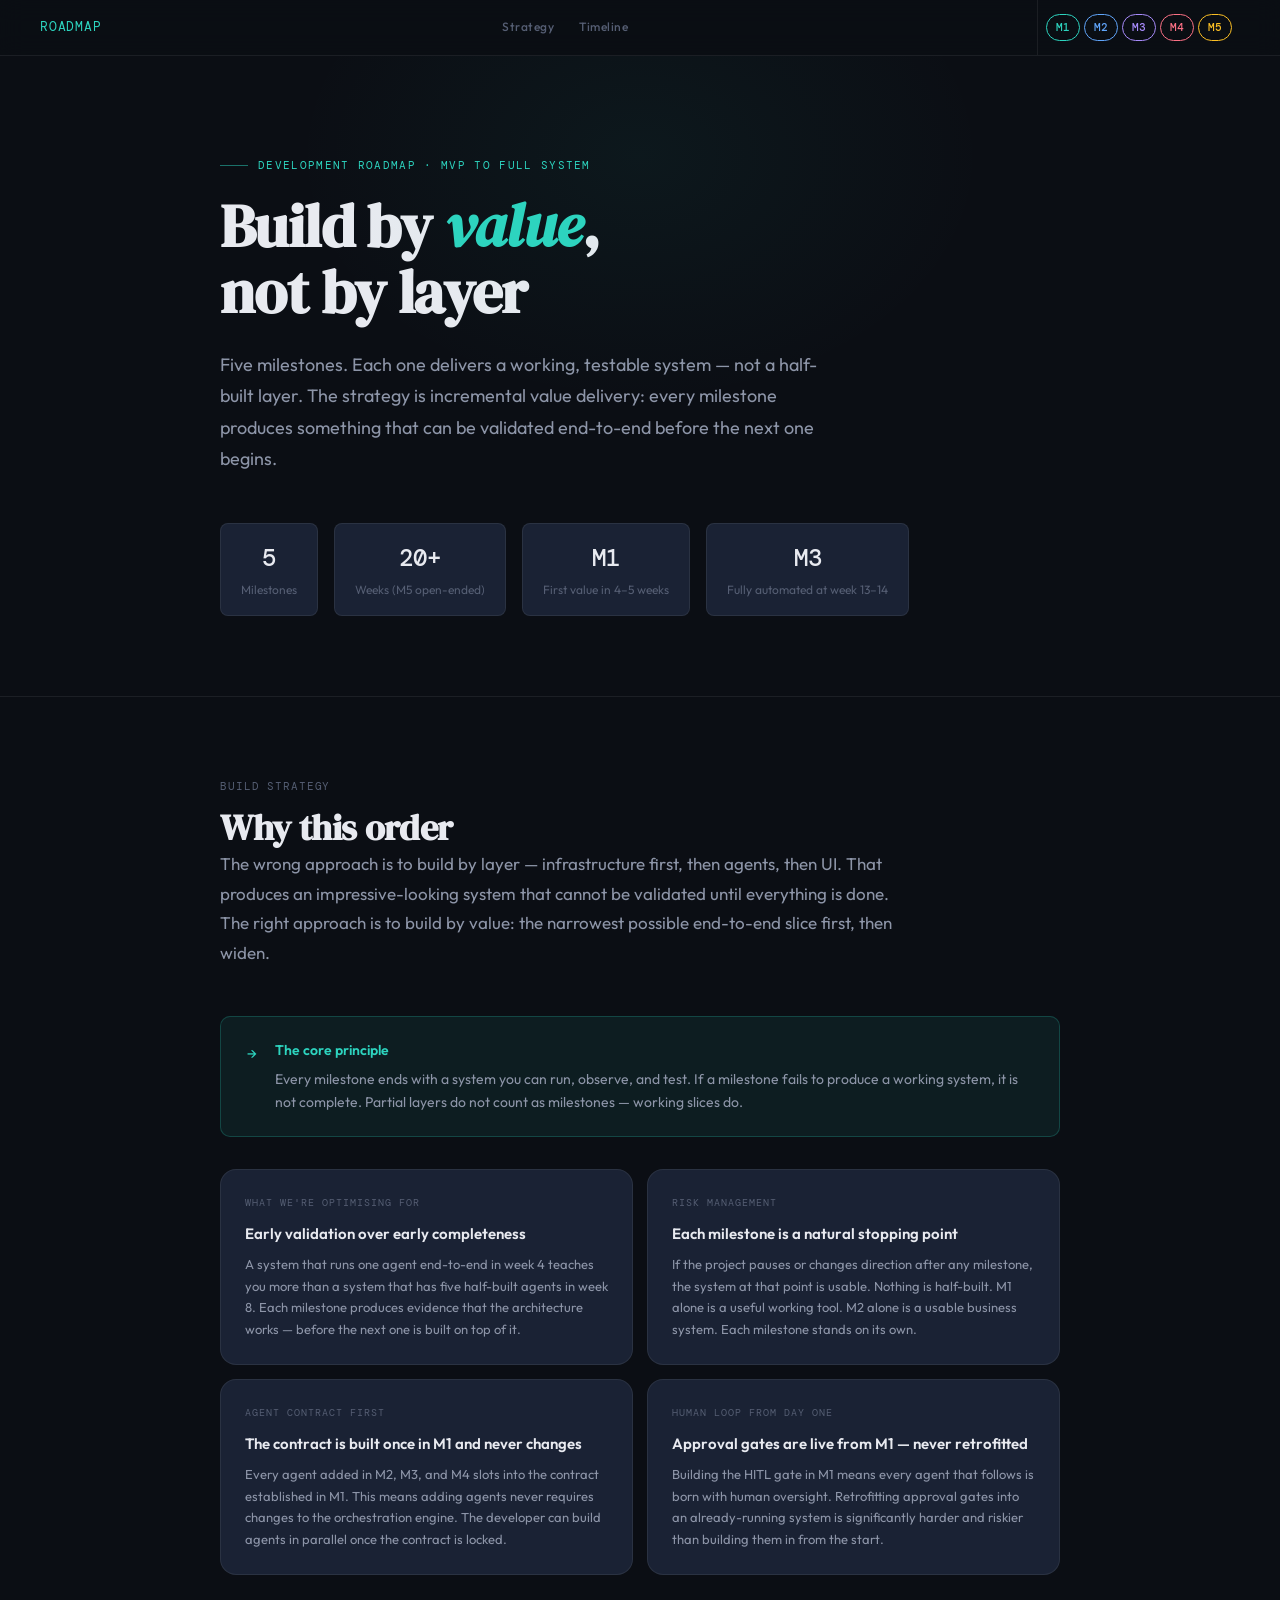
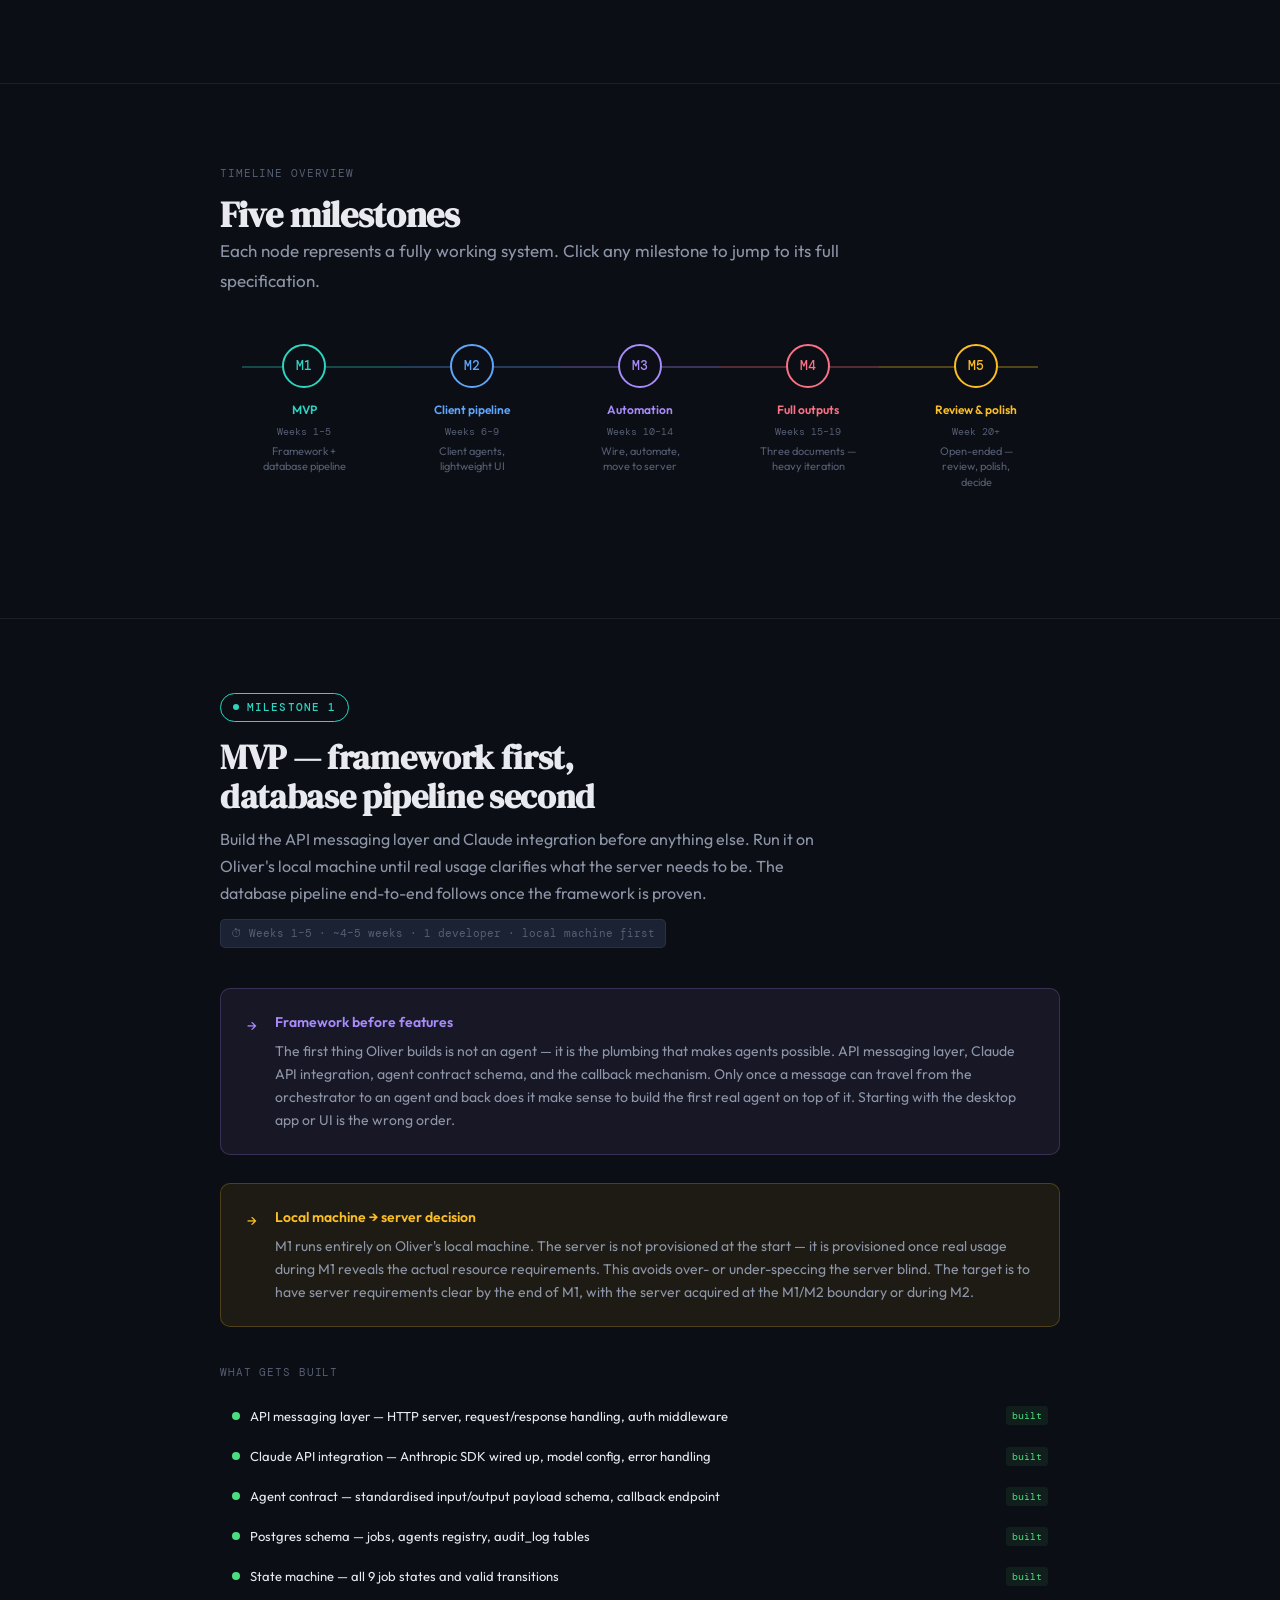
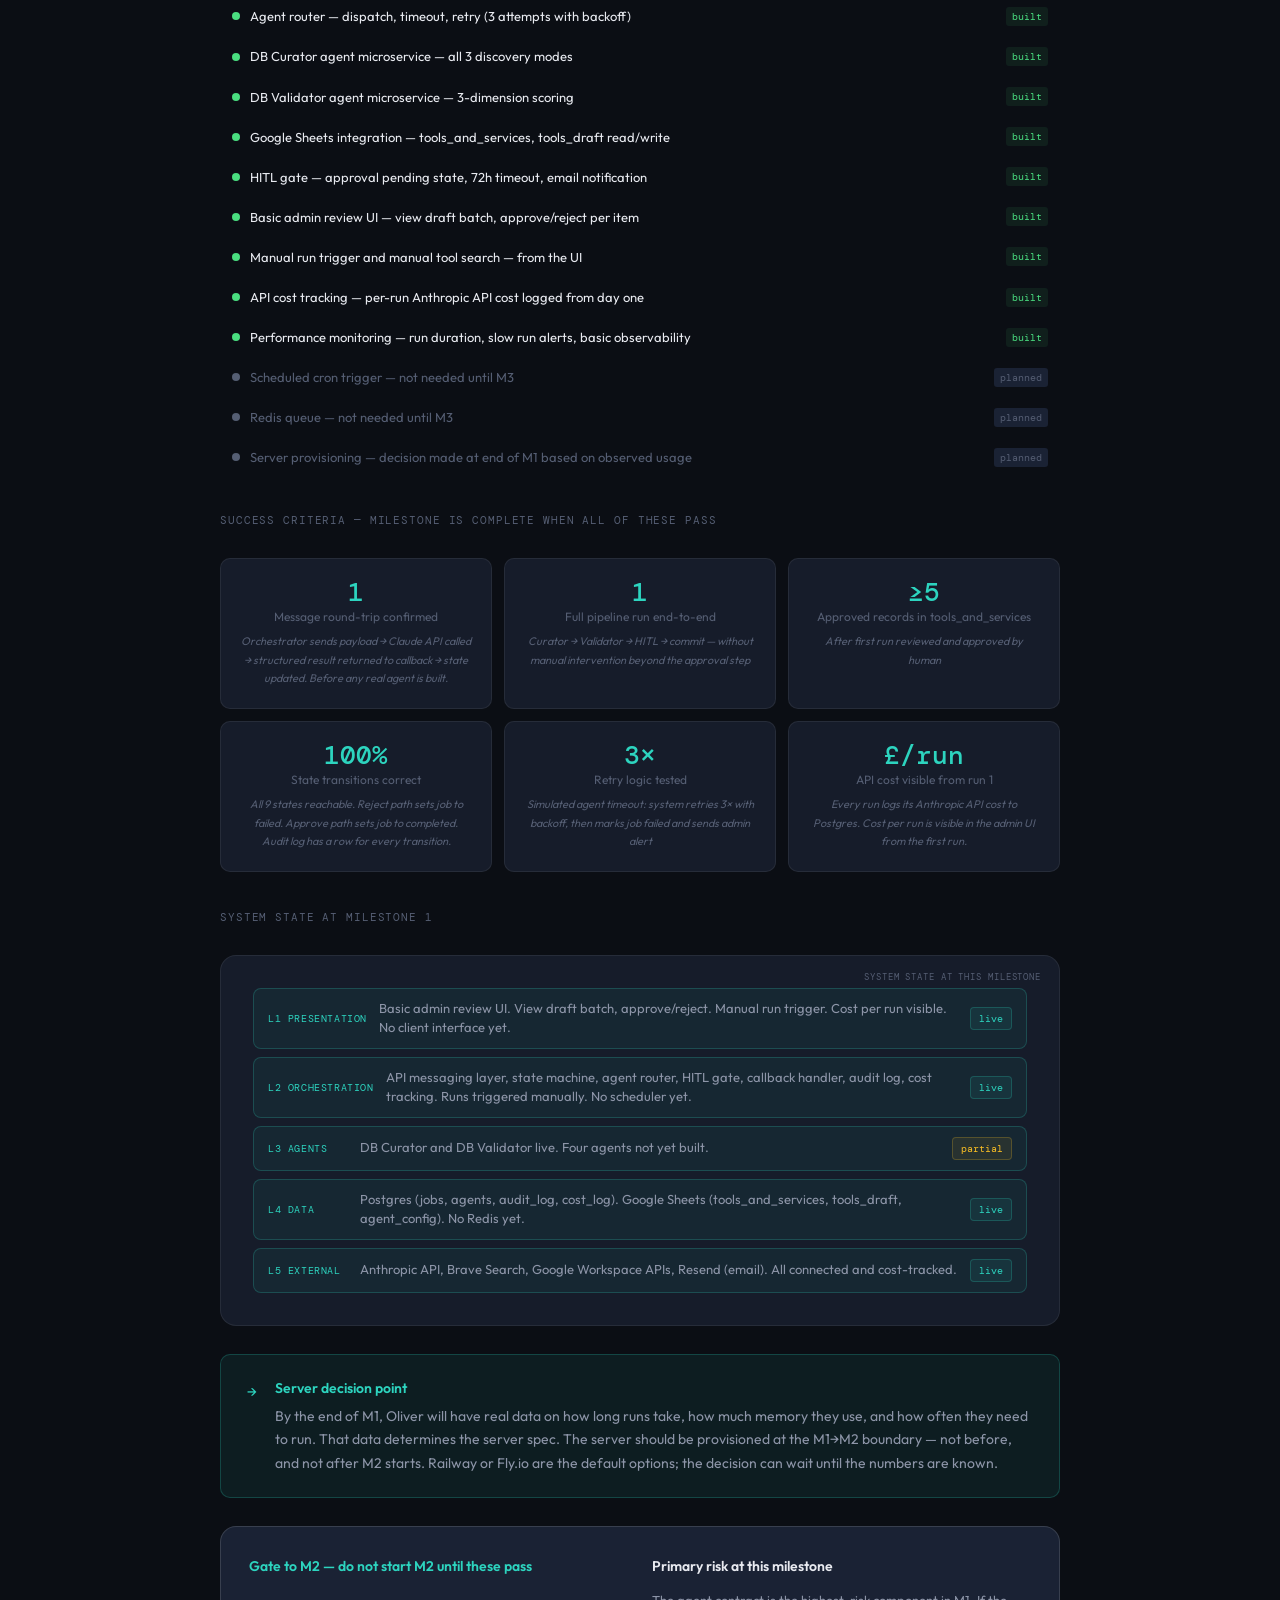
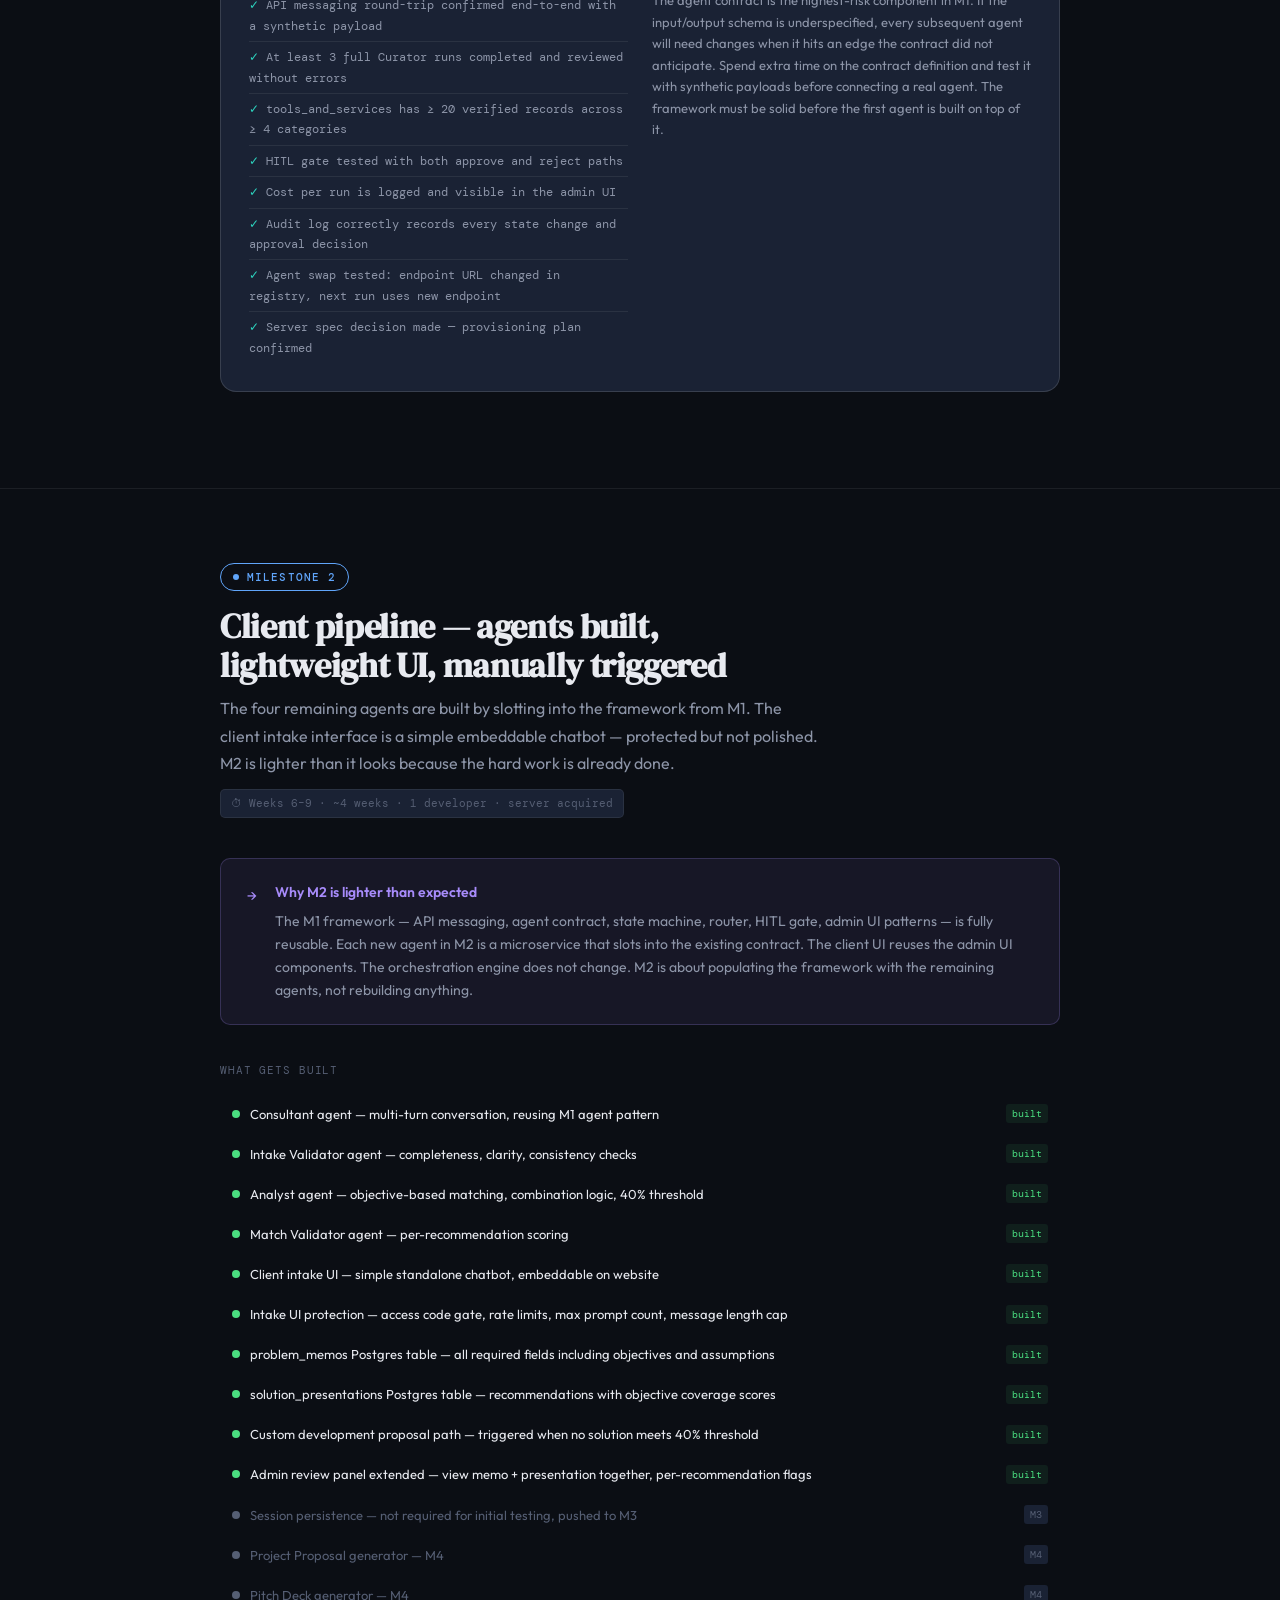
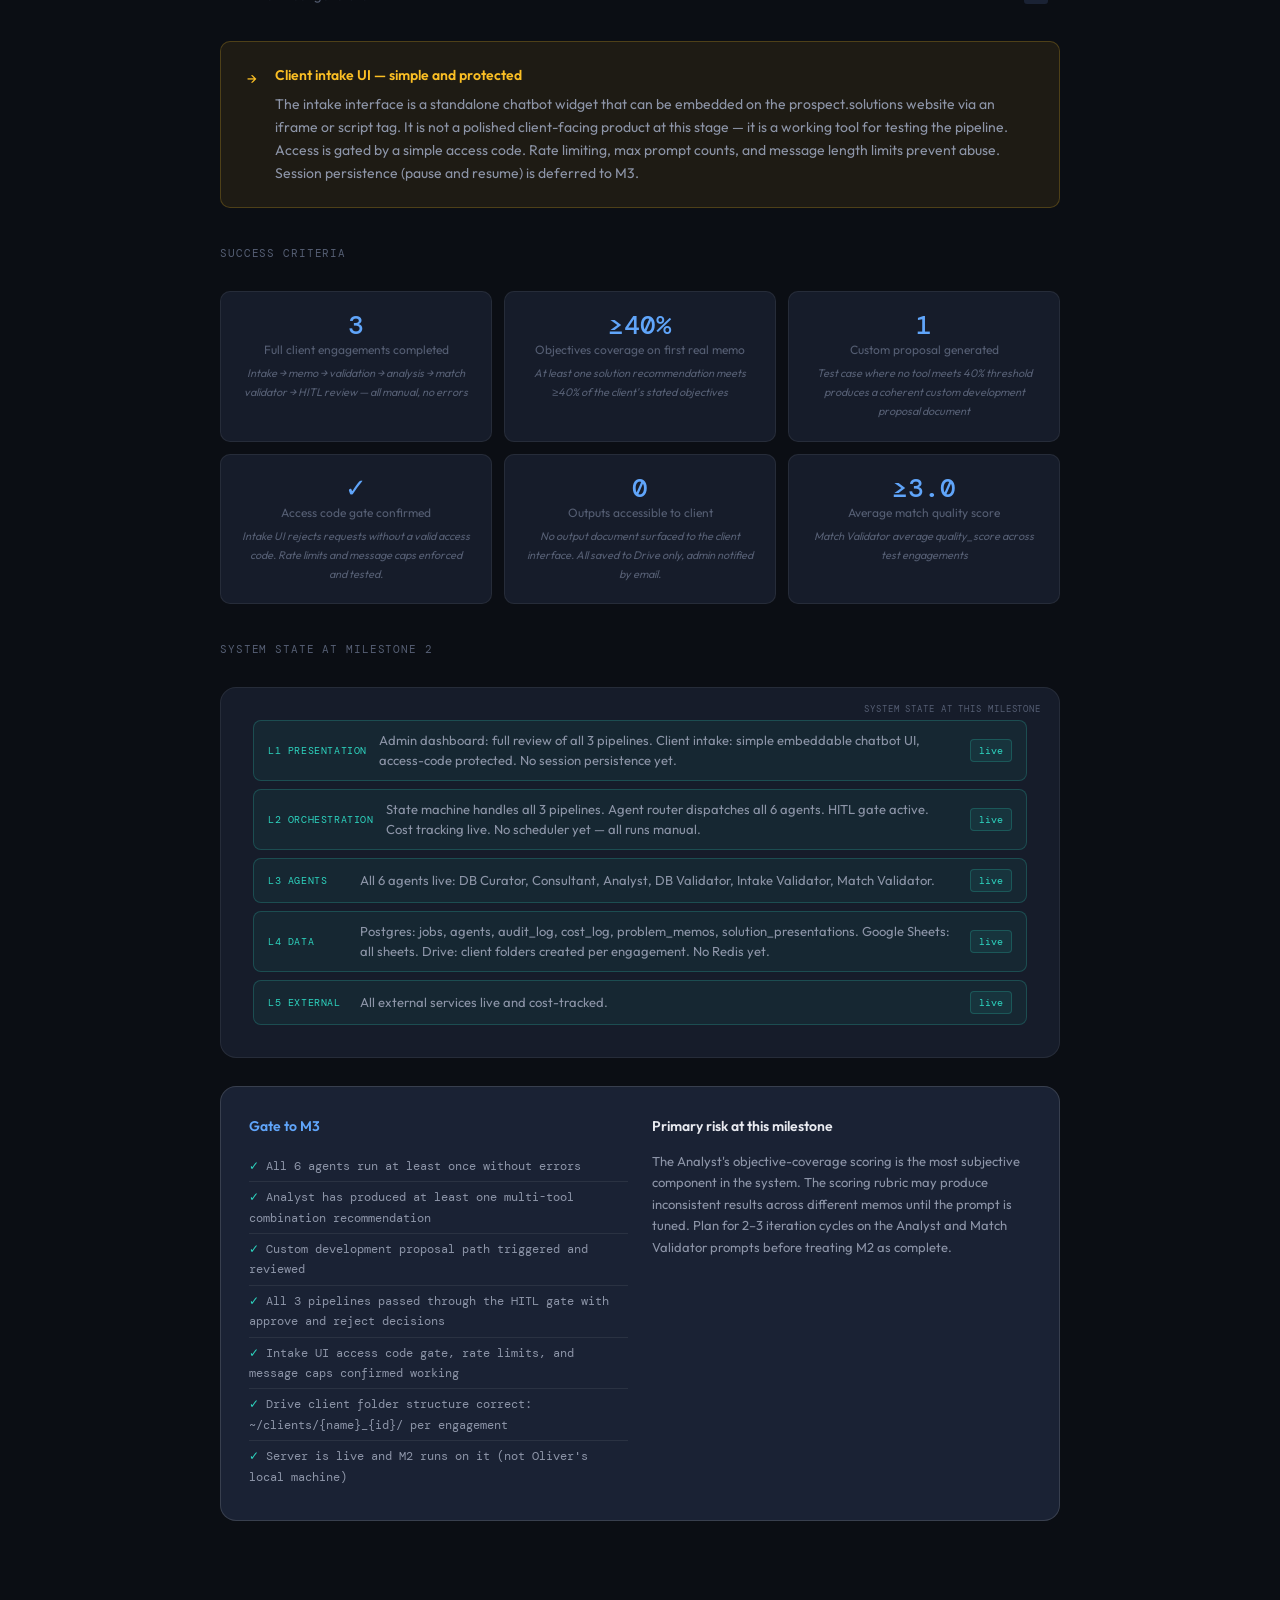
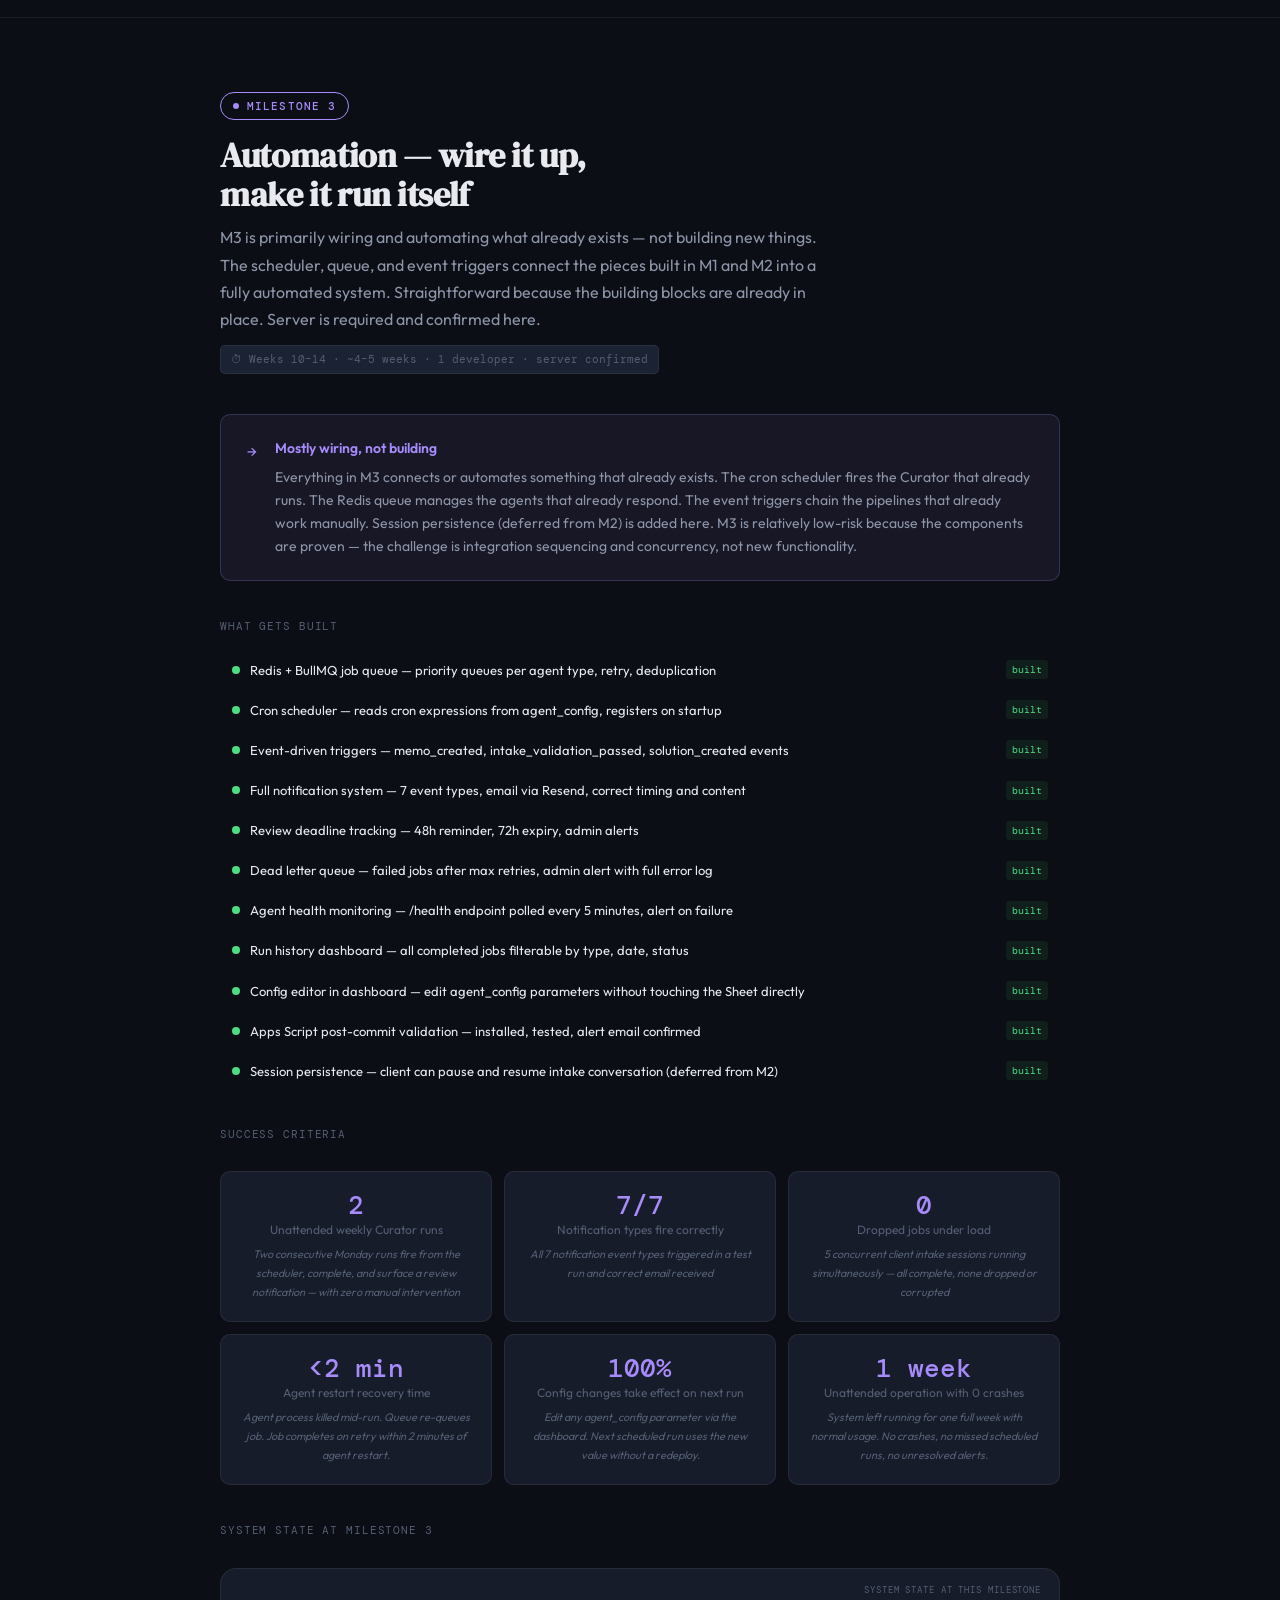
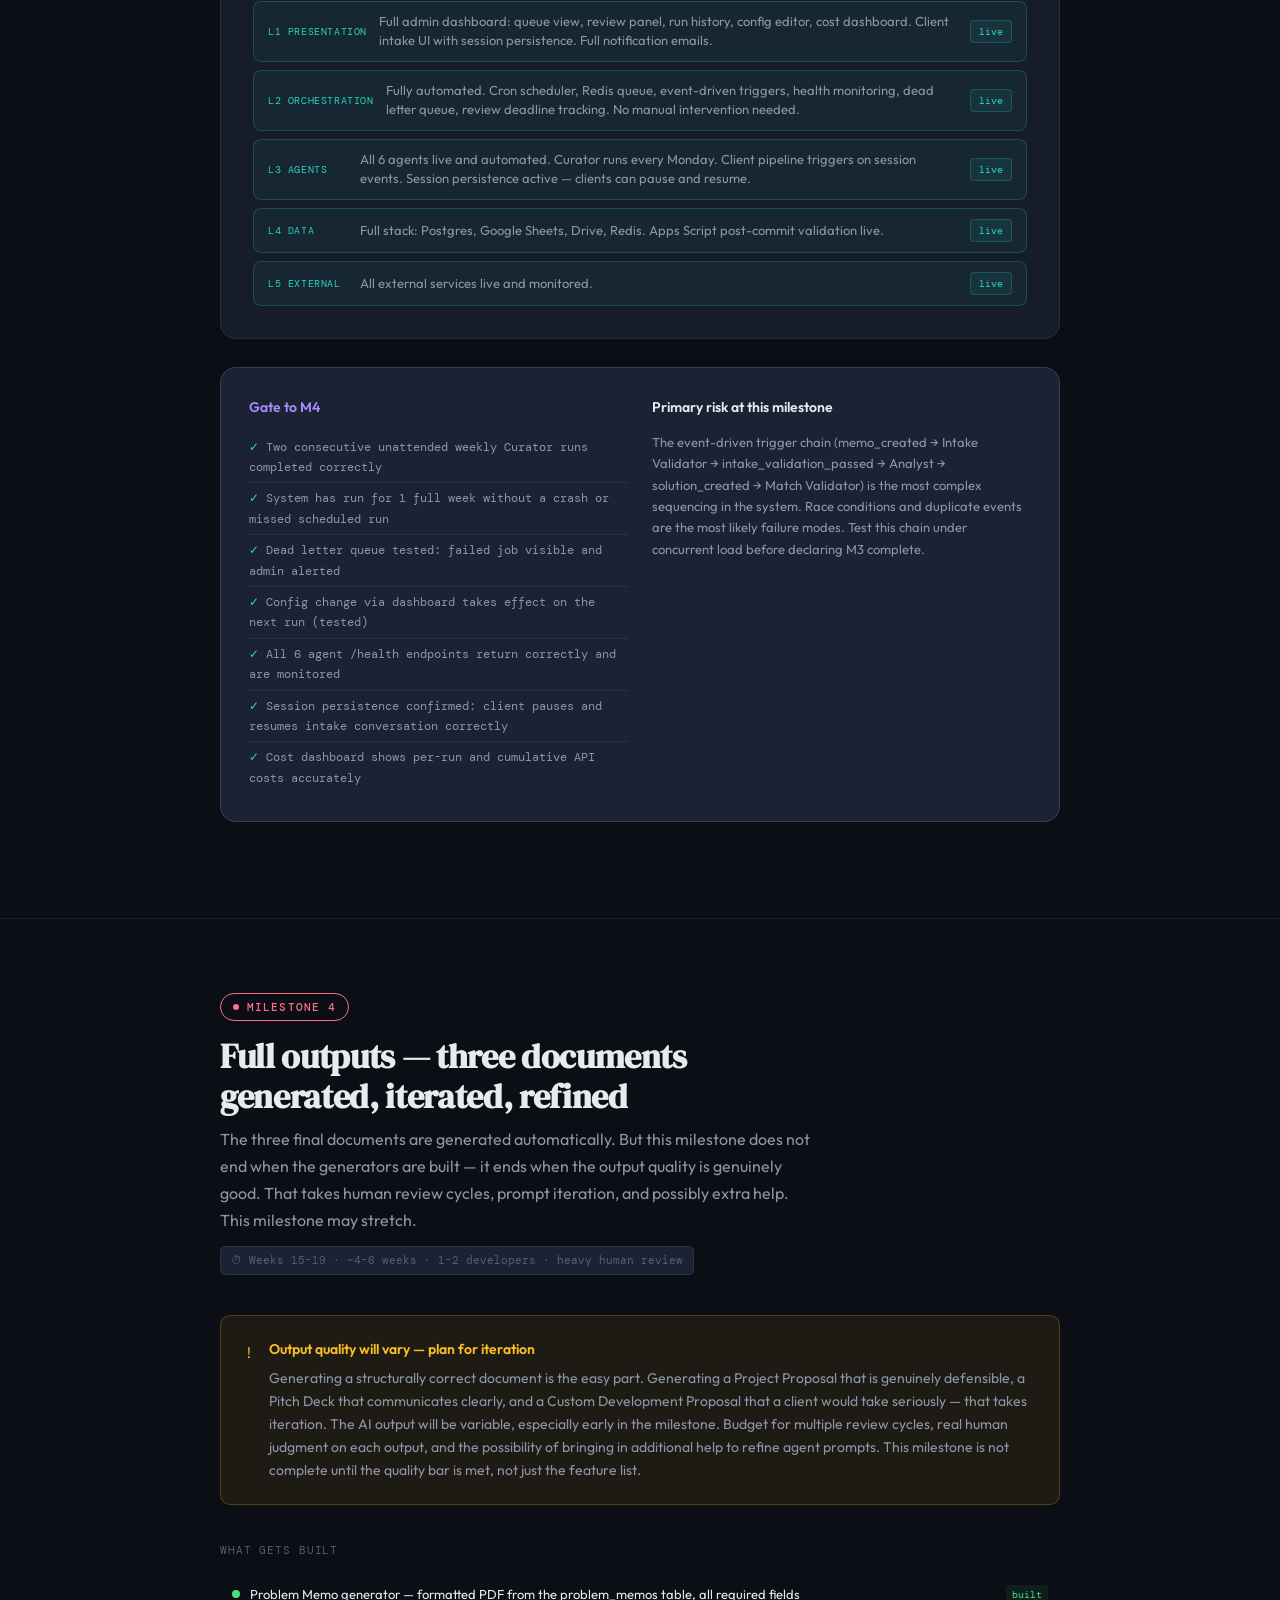
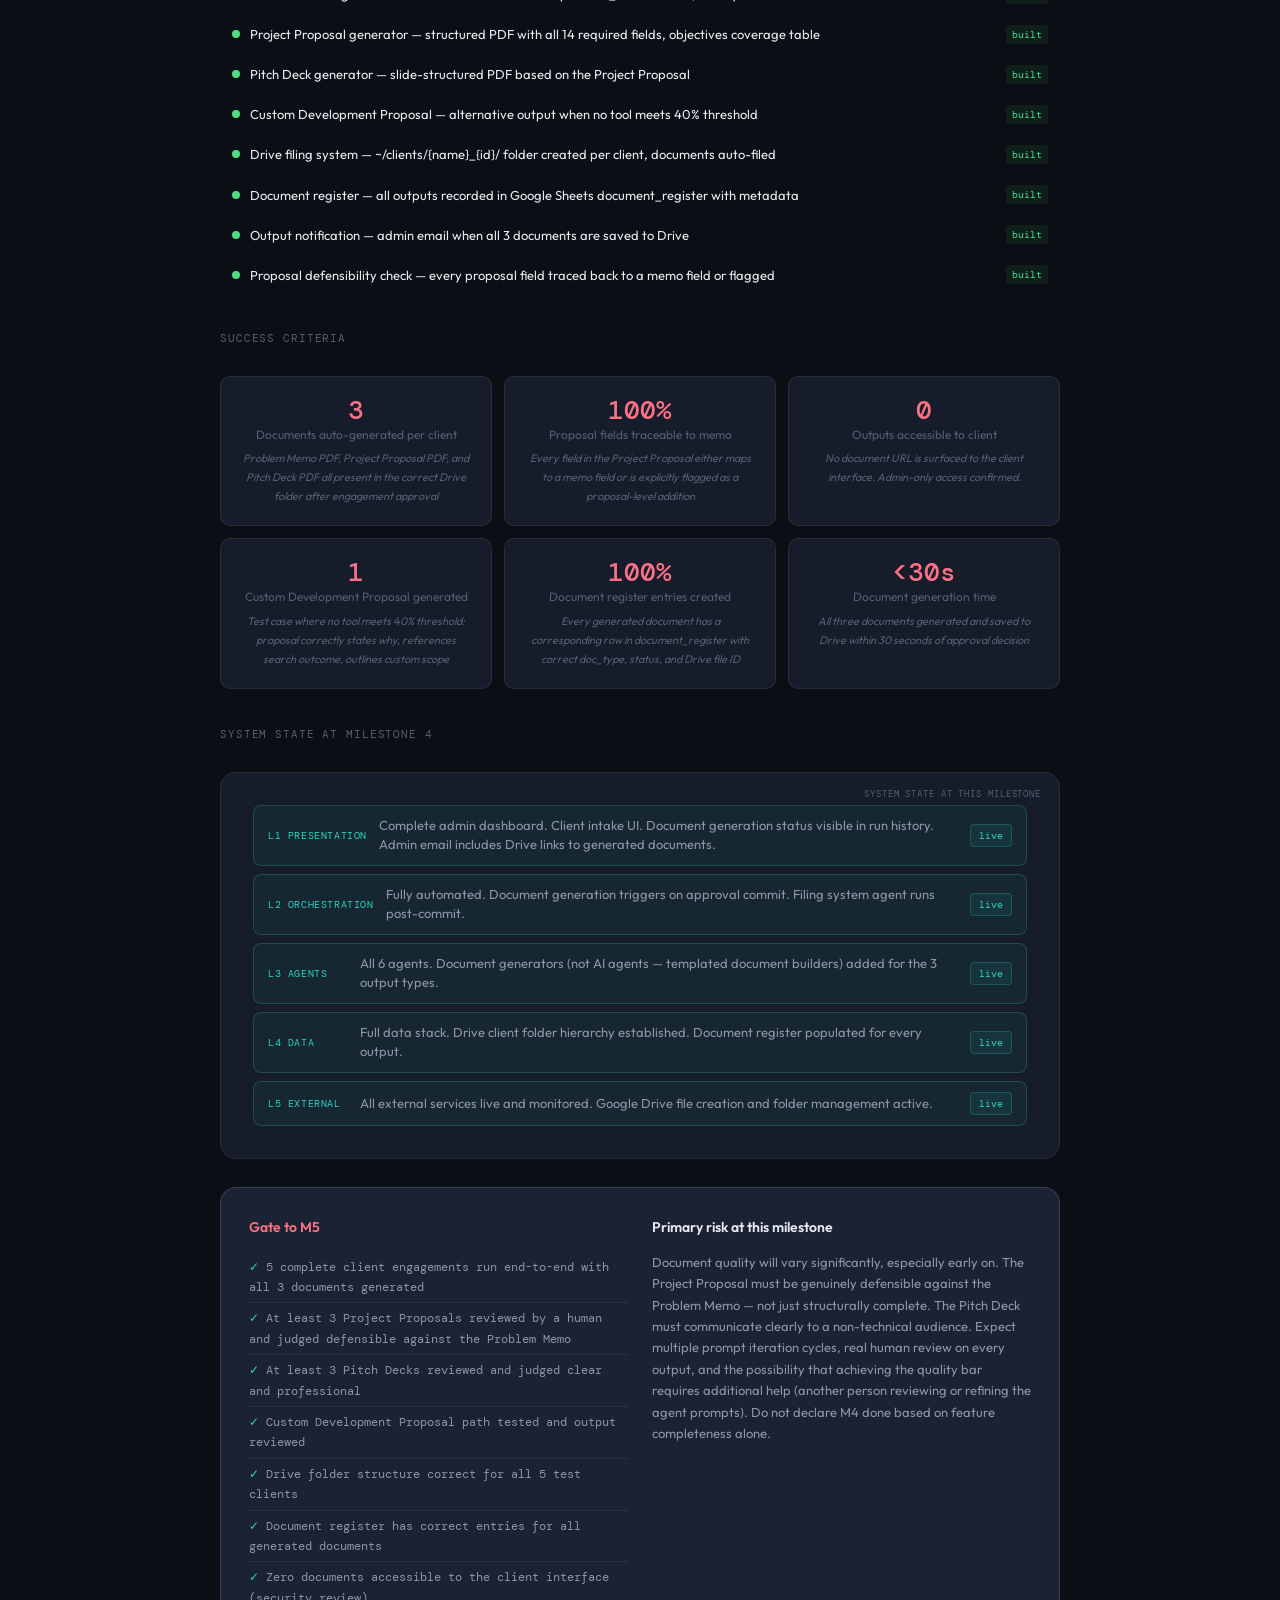
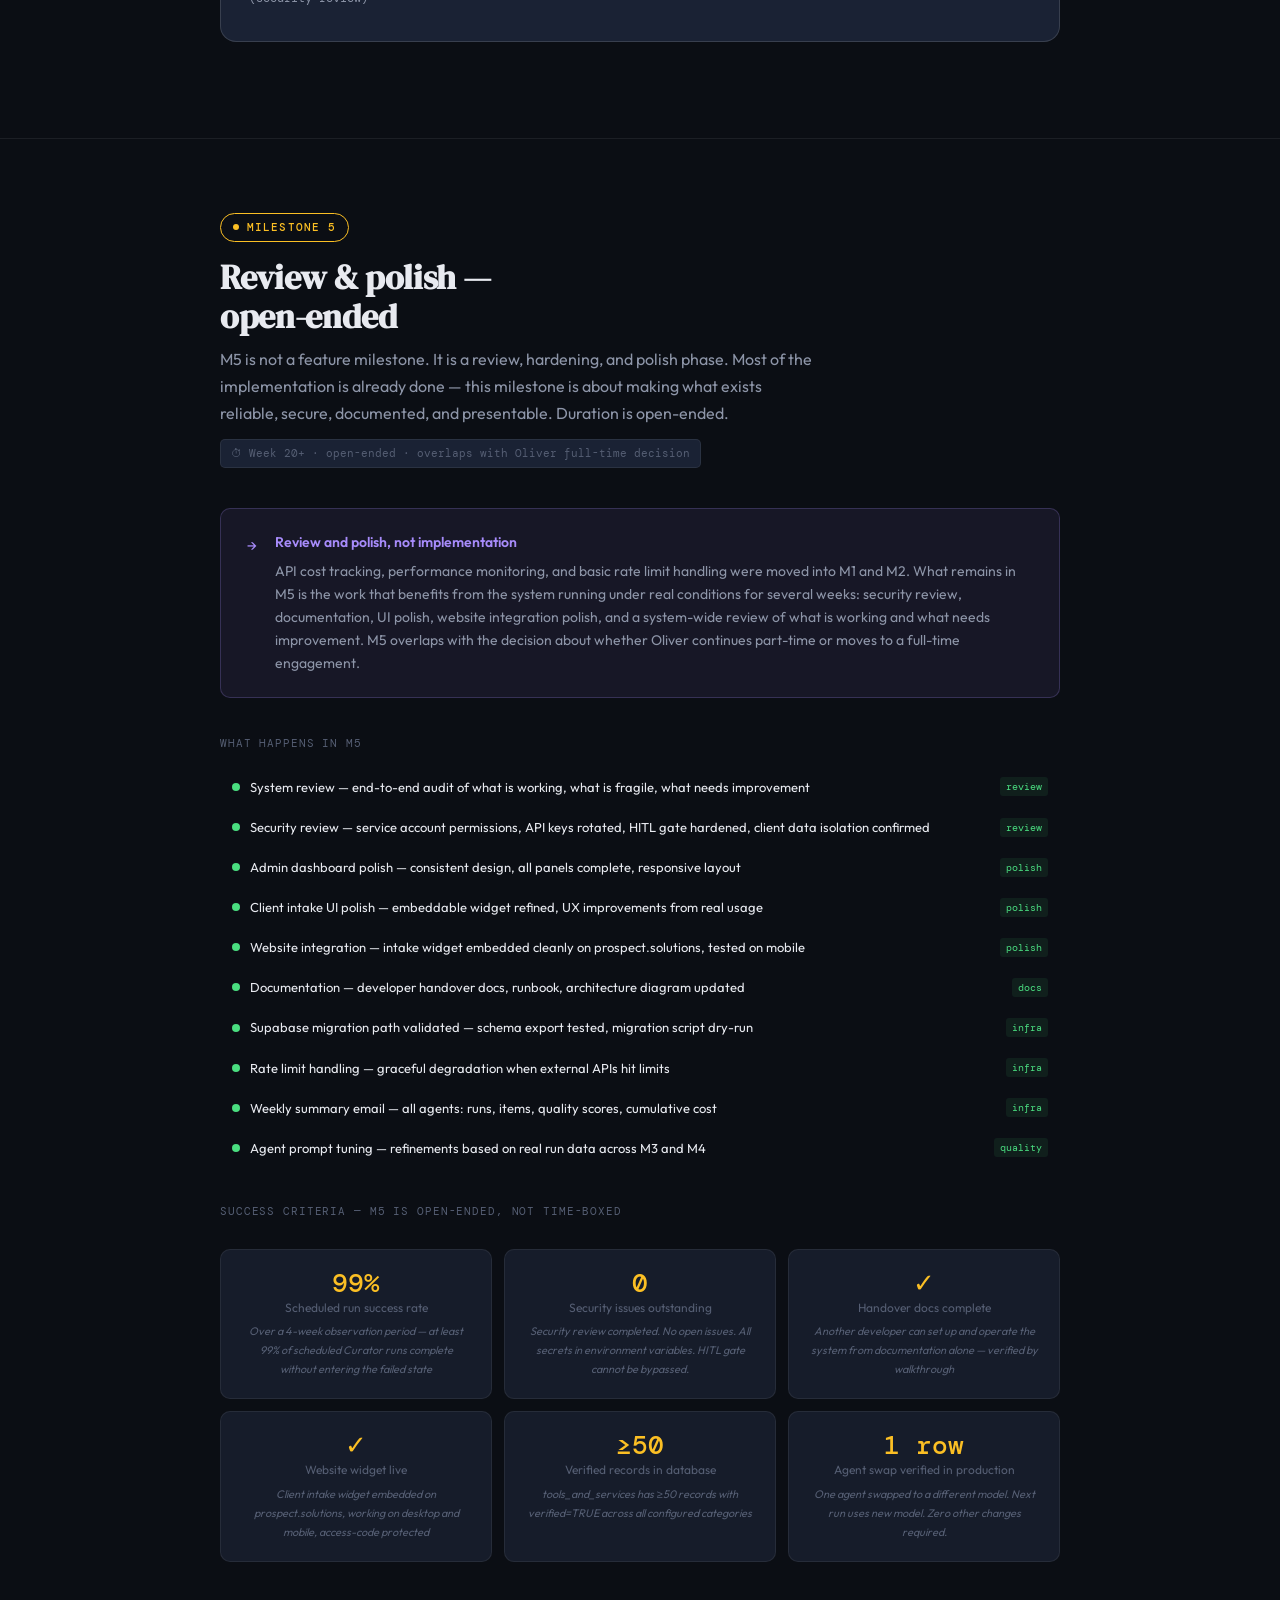
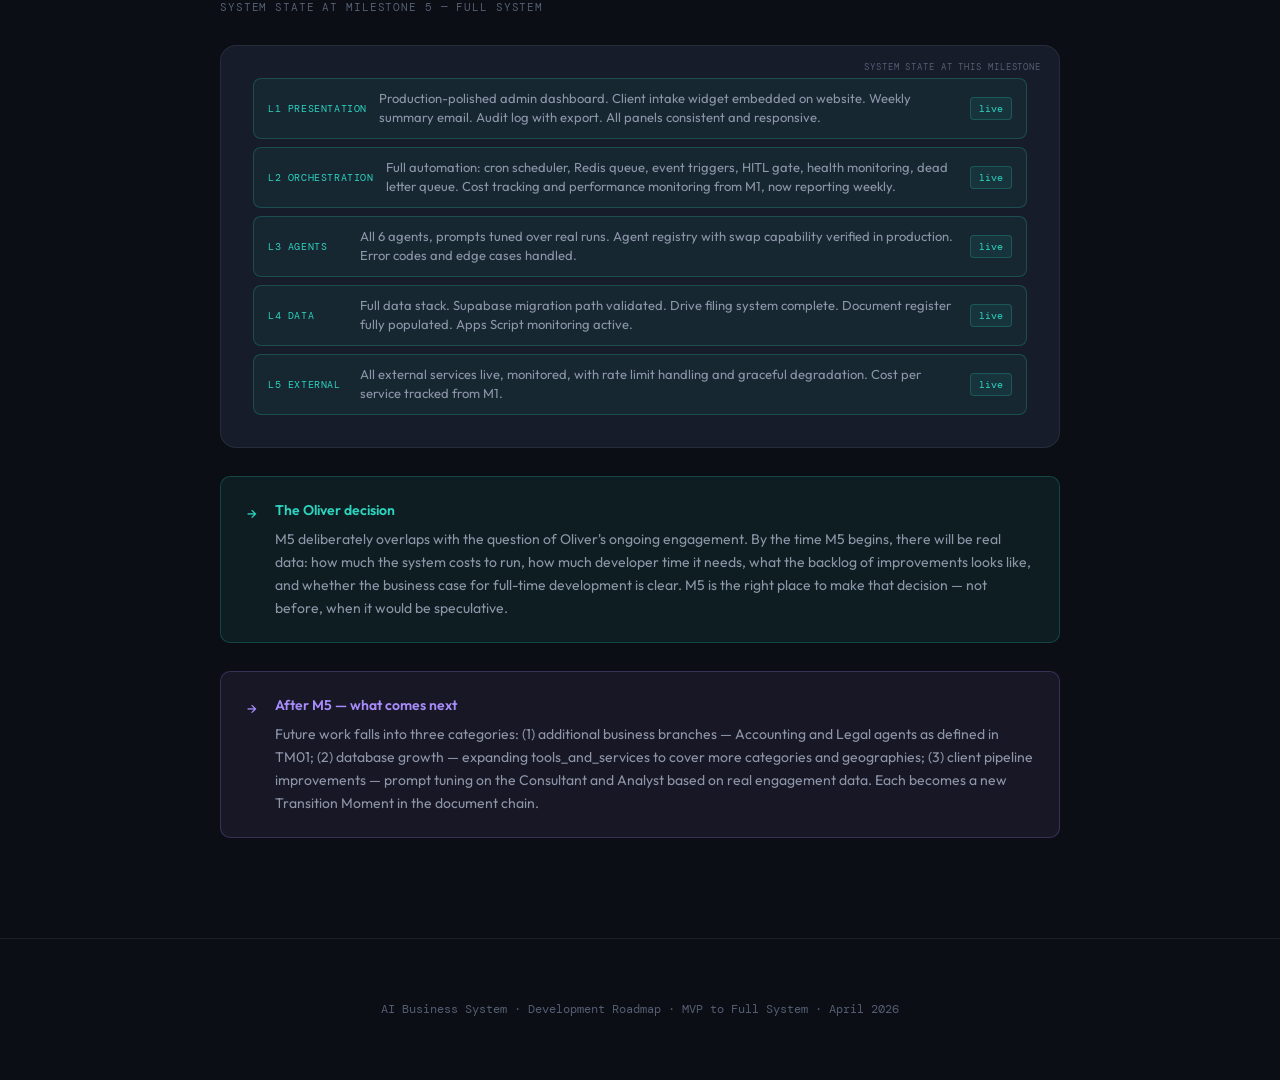
<file: developer/roadmap.html>
<!DOCTYPE html>
<html lang="en">
<head>
<meta charset="UTF-8">
<meta name="viewport" content="width=device-width, initial-scale=1.0">
<title>AI Business System — Development Roadmap</title>
<link rel="icon" type="image/svg+xml" href="favicon.svg" />
<link rel="preconnect" href="https://fonts.googleapis.com">
<link rel="preconnect" href="https://fonts.gstatic.com" crossorigin>
<link href="https://fonts.googleapis.com/css2?family=DM+Serif+Display:ital@0;1&family=DM+Mono:wght@400;500&family=Outfit:wght@300;400;500;600&display=swap" rel="stylesheet">
<style>
  :root {
    --bg:      #0b0e14;
    --bg2:     #111520;
    --bg3:     #161c2a;
    --surface: #1a2234;
    --surface2:#1e2840;
    --border:  rgba(255,255,255,0.07);
    --border2: rgba(255,255,255,0.13);
    --text:    #e8eaf0;
    --text2:   #8d95a8;
    --text3:   #555e73;

    --teal:        #2dd4bf;
    --teal-bg:     rgba(45,212,191,0.08);
    --teal-border: rgba(45,212,191,0.22);

    --purple:        #a78bfa;
    --purple-bg:     rgba(167,139,250,0.08);
    --purple-border: rgba(167,139,250,0.22);

    --blue:        #60a5fa;
    --blue-bg:     rgba(96,165,250,0.08);
    --blue-border: rgba(96,165,250,0.22);

    --amber:        #fbbf24;
    --amber-bg:     rgba(251,191,36,0.08);
    --amber-border: rgba(251,191,36,0.22);

    --coral:        #fb7185;
    --coral-bg:     rgba(251,113,133,0.08);
    --coral-border: rgba(251,113,133,0.22);

    --green:        #4ade80;
    --green-bg:     rgba(74,222,128,0.08);
    --green-border: rgba(74,222,128,0.22);

    --m1: #2dd4bf;
    --m2: #60a5fa;
    --m3: #a78bfa;
    --m4: #fb7185;
    --m5: #fbbf24;

    --font-display: 'DM Serif Display', serif;
    --font-body:    'Outfit', sans-serif;
    --font-mono:    'DM Mono', monospace;
    --radius:    10px;
    --radius-lg: 16px;
  }

  *, *::before, *::after { box-sizing: border-box; margin: 0; padding: 0; }
  html { scroll-behavior: smooth; }

  body {
    background: var(--bg);
    color: var(--text);
    font-family: var(--font-body);
    font-size: 16px;
    line-height: 1.7;
  }

  /* ── NAV ── */
  nav {
    position: fixed; top: 0; left: 0; right: 0;
    z-index: 100;
    background: rgba(11,14,20,0.93);
    backdrop-filter: blur(12px);
    border-bottom: 1px solid var(--border);
    padding: 0 40px;
    height: 56px;
    display: flex; align-items: center; justify-content: space-between;
    overflow: visible;
  }
  .nav-brand { font-family: var(--font-mono); font-size: 13px; color: var(--teal); letter-spacing: 0.06em; text-transform: uppercase; }
  .nav-links { display: flex; gap: 3px; list-style: none; height: 100%; align-items: center; }
  .nav-links > li { height: 100%; display: flex; align-items: center; }
  .nav-links a {
    font-size: 12px; font-weight: 500; color: var(--text3);
    text-decoration: none; padding: 6px 11px; border-radius: 6px;
    letter-spacing: 0.04em; white-space: nowrap;
    transition: color 0.15s, background 0.15s;
  }
  .nav-links a:hover { color: var(--text); background: var(--surface); }
  .nav-links a.active { color: var(--teal); }

  /* milestone nav pills */
  .nav-milestone {
    display: flex; gap: 4px; align-items: center;
    padding: 0 8px; border-left: 1px solid var(--border);
    margin-left: 8px; height: 100%;
  }
  .m-pill {
    font-family: var(--font-mono); font-size: 11px; font-weight: 500;
    padding: 3px 9px; border-radius: 20px; text-decoration: none;
    border: 1px solid transparent; transition: all 0.15s; white-space: nowrap;
    color: var(--text3);
  }
  .m-pill:hover { color: var(--text); background: var(--surface); }
  .m-pill.m1 { border-color: var(--m1); color: var(--m1); }
  .m-pill.m2 { border-color: var(--m2); color: var(--m2); }
  .m-pill.m3 { border-color: var(--m3); color: var(--m3); }
  .m-pill.m4 { border-color: var(--m4); color: var(--m4); }
  .m-pill.m5 { border-color: var(--m5); color: var(--m5); }

  /* ── LAYOUT ── */
  .page { padding-top: 56px; }
  section { padding: 80px 0; border-bottom: 1px solid var(--border); }
  section:last-child { border-bottom: none; }
  .container { max-width: 920px; margin: 0 auto; padding: 0 40px; }
  .container-wide { max-width: 1100px; margin: 0 auto; padding: 0 40px; }

  /* ── TYPOGRAPHY ── */
  h1 { font-family: var(--font-display); font-size: clamp(40px,5vw,60px); line-height: 1.1; letter-spacing: -0.01em; }
  h1 em { font-style: italic; color: var(--teal); }
  h2 { font-family: var(--font-display); font-size: clamp(26px,3vw,36px); line-height: 1.2; letter-spacing: -0.01em; }
  h3 { font-size: 18px; font-weight: 600; }
  .eyebrow { font-family: var(--font-mono); font-size: 11px; color: var(--teal); letter-spacing: 0.12em; text-transform: uppercase; margin-bottom: 18px; display: flex; align-items: center; gap: 10px; }
  .eyebrow::before { content: ''; display: block; width: 28px; height: 1px; background: var(--teal); opacity: 0.5; }
  .section-lead { font-size: 17px; color: var(--text2); line-height: 1.75; max-width: 680px; margin-bottom: 48px; }

  /* ── HERO ── */
  #hero { padding: 100px 0 80px; position: relative; overflow: hidden; }
  #hero::before {
    content: ''; position: absolute; top: -150px; left: 50%; transform: translateX(-50%);
    width: 700px; height: 500px;
    background: radial-gradient(ellipse, rgba(45,212,191,0.05) 0%, transparent 70%);
    pointer-events: none;
  }
  .hero-lead { font-size: 18px; color: var(--text2); line-height: 1.75; max-width: 600px; margin: 24px 0 48px; }

  /* ── STRATEGY CALLOUT ── */
  .callout {
    border-radius: var(--radius);
    padding: 22px 26px;
    margin: 28px 0;
    display: flex; gap: 18px; align-items: flex-start;
    border: 1px solid;
  }
  .callout-icon { font-size: 15px; margin-top: 2px; flex-shrink: 0; }
  .callout h4 { font-size: 14px; font-weight: 600; margin-bottom: 5px; }
  .callout p { font-size: 14px; color: var(--text2); line-height: 1.65; }
  .callout.key  { background: var(--teal-bg);   border-color: var(--teal-border);   }
  .callout.key  .callout-icon, .callout.key  h4 { color: var(--teal); }
  .callout.warn { background: var(--amber-bg);  border-color: var(--amber-border);  }
  .callout.warn .callout-icon, .callout.warn h4 { color: var(--amber); }
  .callout.note { background: var(--purple-bg); border-color: var(--purple-border); }
  .callout.note .callout-icon, .callout.note h4 { color: var(--purple); }

  /* ── TIMELINE OVERVIEW ── */
  .timeline-overview {
    position: relative;
    margin: 48px 0;
    padding-left: 0;
  }
  /* horizontal connector line */
  .timeline-track {
    display: flex; align-items: flex-start; gap: 0;
    position: relative; margin-bottom: 32px;
  }
  .timeline-track::before {
    content: ''; position: absolute;
    top: 22px; left: 22px; right: 22px; height: 2px;
    background: linear-gradient(to right,
      var(--m1) 0%,  var(--m1) 20%,
      var(--m2) 20%, var(--m2) 40%,
      var(--m3) 40%, var(--m3) 60%,
      var(--m4) 60%, var(--m4) 80%,
      var(--m5) 80%, var(--m5) 100%);
    opacity: 0.3;
    z-index: 0;
  }
  .timeline-node {
    flex: 1; display: flex; flex-direction: column; align-items: center;
    position: relative; z-index: 1; cursor: pointer;
    transition: transform 0.15s;
  }
  .timeline-node:hover { transform: translateY(-3px); }
  .timeline-dot {
    width: 44px; height: 44px; border-radius: 50%;
    border: 2px solid; display: flex; align-items: center; justify-content: center;
    font-family: var(--font-mono); font-size: 13px; font-weight: 500;
    background: var(--bg); margin-bottom: 12px;
    transition: background 0.15s;
  }
  .timeline-node:hover .timeline-dot { }
  .timeline-dot.d1 { border-color: var(--m1); color: var(--m1); }
  .timeline-dot.d2 { border-color: var(--m2); color: var(--m2); }
  .timeline-dot.d3 { border-color: var(--m3); color: var(--m3); }
  .timeline-dot.d4 { border-color: var(--m4); color: var(--m4); }
  .timeline-dot.d5 { border-color: var(--m5); color: var(--m5); }
  .timeline-label { font-size: 12px; font-weight: 600; text-align: center; margin-bottom: 3px; }
  .timeline-label.l1 { color: var(--m1); }
  .timeline-label.l2 { color: var(--m2); }
  .timeline-label.l3 { color: var(--m3); }
  .timeline-label.l4 { color: var(--m4); }
  .timeline-label.l5 { color: var(--m5); }
  .timeline-weeks { font-family: var(--font-mono); font-size: 10px; color: var(--text3); text-align: center; }
  .timeline-tagline { font-size: 11px; color: var(--text3); text-align: center; max-width: 100px; margin-top: 4px; line-height: 1.4; }

  /* ── MILESTONE SECTION ── */
  .milestone-section {
    padding: 72px 0;
    border-bottom: 1px solid var(--border);
  }
  .milestone-section:last-child { border-bottom: none; }
  .milestone-header { margin-bottom: 40px; }
  .milestone-tag {
    display: inline-flex; align-items: center; gap: 8px;
    font-family: var(--font-mono); font-size: 11px; font-weight: 500;
    letter-spacing: 0.1em; text-transform: uppercase;
    padding: 4px 12px; border-radius: 20px; border: 1px solid;
    margin-bottom: 16px;
  }
  .milestone-tag .dot { width: 6px; height: 6px; border-radius: 50%; }
  .mt1 { border-color: var(--m1); color: var(--m1); }
  .mt1 .dot { background: var(--m1); }
  .mt2 { border-color: var(--m2); color: var(--m2); }
  .mt2 .dot { background: var(--m2); }
  .mt3 { border-color: var(--m3); color: var(--m3); }
  .mt3 .dot { background: var(--m3); }
  .mt4 { border-color: var(--m4); color: var(--m4); }
  .mt4 .dot { background: var(--m4); }
  .mt5 { border-color: var(--m5); color: var(--m5); }
  .mt5 .dot { background: var(--m5); }

  .milestone-title { font-family: var(--font-display); font-size: 34px; line-height: 1.15; letter-spacing: -0.01em; margin-bottom: 10px; }
  .milestone-subtitle { font-size: 16px; color: var(--text2); max-width: 600px; }
  .milestone-duration {
    display: inline-flex; align-items: center; gap: 6px;
    font-family: var(--font-mono); font-size: 11px;
    color: var(--text3); margin-top: 12px;
    background: var(--surface); padding: 4px 10px; border-radius: 5px;
    border: 1px solid var(--border);
  }

  /* ── SPEC GRID ── */
  .spec-grid { display: grid; grid-template-columns: 1fr 1fr; gap: 14px; margin: 28px 0; }
  .spec-grid-3 { grid-template-columns: 1fr 1fr 1fr; }

  .spec-card {
    background: var(--surface); border: 1px solid var(--border);
    border-radius: var(--radius-lg); padding: 24px;
    transition: border-color 0.2s;
  }
  .spec-card:hover { border-color: var(--border2); }
  .spec-card-label {
    font-family: var(--font-mono); font-size: 10px; letter-spacing: 0.1em;
    text-transform: uppercase; margin-bottom: 10px; color: var(--text3);
  }
  .spec-card h4 { font-size: 15px; font-weight: 600; margin-bottom: 8px; }
  .spec-card p  { font-size: 13px; color: var(--text2); line-height: 1.65; }
  .spec-card ul { list-style: none; margin-top: 10px; }
  .spec-card ul li { font-size: 13px; color: var(--text2); padding: 3px 0; padding-left: 14px; position: relative; }
  .spec-card ul li::before { content: '→'; position: absolute; left: 0; color: var(--text3); font-size: 11px; }

  /* ── SUCCESS METRICS ── */
  .metrics-grid { display: grid; grid-template-columns: repeat(3, 1fr); gap: 12px; margin: 28px 0; }
  .metric-card {
    background: var(--bg3); border: 1px solid var(--border);
    border-radius: var(--radius); padding: 20px; text-align: center;
    transition: border-color 0.2s;
  }
  .metric-card:hover { border-color: var(--border2); }
  .metric-value {
    font-family: var(--font-mono); font-size: 26px; font-weight: 500;
    margin-bottom: 4px; line-height: 1;
  }
  .metric-label { font-size: 12px; color: var(--text3); line-height: 1.4; }
  .metric-condition { font-size: 11px; color: var(--text3); margin-top: 6px; font-style: italic; }

  /* ── SYSTEM STATE SNAPSHOT ── */
  .system-snapshot {
    background: var(--bg3); border: 1px solid var(--border);
    border-radius: var(--radius-lg); padding: 32px;
    margin: 28px 0; position: relative; overflow: hidden;
  }
  .system-snapshot::before {
    content: 'SYSTEM STATE AT THIS MILESTONE';
    position: absolute; top: 14px; right: 18px;
    font-family: var(--font-mono); font-size: 9px;
    letter-spacing: 0.1em; color: var(--text3);
  }
  .snapshot-title { font-size: 14px; font-weight: 600; color: var(--text); margin-bottom: 16px; }
  .snapshot-layers { display: flex; flex-direction: column; gap: 8px; }
  .snap-layer {
    display: flex; align-items: center; gap: 12px;
    padding: 10px 14px; border-radius: 8px;
    font-size: 13px;
  }
  .snap-layer-label {
    font-family: var(--font-mono); font-size: 10px; letter-spacing: 0.06em;
    min-width: 80px; text-transform: uppercase;
  }
  .snap-layer-content { color: var(--text2); flex: 1; line-height: 1.5; }
  .snap-layer.active   { background: rgba(45,212,191,0.06);  border: 1px solid var(--teal-border); }
  .snap-layer.partial  { background: rgba(251,191,36,0.06);  border: 1px solid var(--amber-border); }
  .snap-layer.inactive { background: rgba(255,255,255,0.02); border: 1px solid var(--border); opacity: 0.5; }
  .snap-layer.active   .snap-layer-label { color: var(--teal); }
  .snap-layer.partial  .snap-layer-label { color: var(--amber); }
  .snap-layer.inactive .snap-layer-label { color: var(--text3); }
  .snap-status {
    font-family: var(--font-mono); font-size: 10px;
    padding: 2px 8px; border-radius: 4px; flex-shrink: 0;
  }
  .status-live    { background: var(--teal-bg);   color: var(--teal);  border: 1px solid var(--teal-border); }
  .status-partial { background: var(--amber-bg);  color: var(--amber); border: 1px solid var(--amber-border); }
  .status-planned { background: var(--surface2);  color: var(--text3); border: 1px solid var(--border); }

  /* ── COMPONENT CHECKLIST ── */
  .checklist { display: flex; flex-direction: column; gap: 4px; margin: 16px 0; }
  .check-row {
    display: flex; align-items: center; gap: 10px;
    padding: 7px 12px; border-radius: 6px; font-size: 13px;
    transition: background 0.12s;
  }
  .check-row:hover { background: var(--surface); }
  .check-dot { width: 8px; height: 8px; border-radius: 50%; flex-shrink: 0; }
  .check-row.built   .check-dot { background: var(--green); }
  .check-row.partial .check-dot { background: var(--amber); }
  .check-row.planned .check-dot { background: var(--text3); }
  .check-row.built   { color: var(--text); }
  .check-row.partial { color: var(--text2); }
  .check-row.planned { color: var(--text3); }
  .check-tag {
    font-family: var(--font-mono); font-size: 10px;
    padding: 1px 6px; border-radius: 3px; margin-left: auto;
  }
  .check-row.built   .check-tag { background: var(--green-bg); color: var(--green); }
  .check-row.partial .check-tag { background: var(--amber-bg); color: var(--amber); }
  .check-row.planned .check-tag { background: var(--surface);  color: var(--text3); }

  /* ── GATE DEFINITION ── */
  .gate-box {
    background: var(--surface); border: 1px solid var(--border2);
    border-radius: var(--radius-lg); padding: 28px;
    margin: 24px 0; display: grid; grid-template-columns: 1fr 1fr; gap: 24px;
  }
  .gate-box h4 { font-size: 14px; font-weight: 600; margin-bottom: 12px; }
  .gate-box p  { font-size: 13px; color: var(--text2); line-height: 1.65; }
  .gate-criteria { font-family: var(--font-mono); font-size: 12px; color: var(--text2); }
  .gate-criteria li { padding: 5px 0; border-bottom: 1px solid var(--border); list-style: none; }
  .gate-criteria li:last-child { border-bottom: none; }
  .gate-criteria li::before { content: '✓ '; color: var(--teal); }

  /* ── RISK TABLE ── */
  .risk-table { width: 100%; border-collapse: collapse; font-size: 13px; margin: 20px 0; }
  .risk-table th { font-family: var(--font-mono); font-size: 10px; letter-spacing: 0.08em; text-transform: uppercase; color: var(--text3); padding: 8px 12px; border-bottom: 1px solid var(--border); text-align: left; }
  .risk-table td { padding: 10px 12px; border-bottom: 1px solid var(--border); color: var(--text2); vertical-align: top; }
  .risk-table tr:last-child td { border-bottom: none; }
  .risk-table tr:hover td { background: var(--surface); }
  .risk-table td:first-child { color: var(--text); font-weight: 500; }
  .risk-high   { color: var(--coral)  !important; }
  .risk-medium { color: var(--amber)  !important; }
  .risk-low    { color: var(--teal)   !important; }

  /* ── SECTION DIVIDER LABEL ── */
  .section-label {
    font-family: var(--font-mono); font-size: 11px; color: var(--text3);
    letter-spacing: 0.08em; text-transform: uppercase;
    margin-bottom: 10px;
  }

  /* ── FOOTER ── */
  footer { padding: 60px 40px; text-align: center; border-top: 1px solid var(--border); }
  footer p { font-size: 12px; color: var(--text3); font-family: var(--font-mono); }

  /* ── RESPONSIVE ── */
  @media (max-width: 768px) {
    nav { padding: 0 20px; }
    .container, .container-wide { padding: 0 20px; }
    .spec-grid, .spec-grid-3, .metrics-grid { grid-template-columns: 1fr; }
    .gate-box { grid-template-columns: 1fr; }
    .timeline-tagline { display: none; }
    .nav-milestone { display: none; }
  }
</style>
</head>
<body>

<!-- NAV -->
<nav>
  <span class="nav-brand">Roadmap</span>
  <ul class="nav-links">
    <li><a href="#strategy" data-s="strategy">Strategy</a></li>
    <li><a href="#timeline" data-s="timeline">Timeline</a></li>
  </ul>
  <div class="nav-milestone">
    <a href="#m1" class="m-pill m1">M1</a>
    <a href="#m2" class="m-pill m2">M2</a>
    <a href="#m3" class="m-pill m3">M3</a>
    <a href="#m4" class="m-pill m4">M4</a>
    <a href="#m5" class="m-pill m5">M5</a>
  </div>
</nav>

<div class="page">

<!-- ═══════════════════════════════ HERO -->
<section id="hero">
  <div class="container">
    <p class="eyebrow">Development roadmap · MVP to full system</p>
    <h1>Build by <em>value</em>,<br>not by layer</h1>
    <p class="hero-lead">Five milestones. Each one delivers a working, testable system — not a half-built layer. The strategy is incremental value delivery: every milestone produces something that can be validated end-to-end before the next one begins.</p>
    <div style="display:flex;gap:16px;flex-wrap:wrap;margin-top:8px">
      <div style="background:var(--surface);border:1px solid var(--border);border-radius:8px;padding:14px 20px;text-align:center">
        <div style="font-family:var(--font-mono);font-size:24px;font-weight:500;color:var(--text)">5</div>
        <div style="font-size:12px;color:var(--text3);margin-top:2px">Milestones</div>
      </div>
      <div style="background:var(--surface);border:1px solid var(--border);border-radius:8px;padding:14px 20px;text-align:center">
        <div style="font-family:var(--font-mono);font-size:24px;font-weight:500;color:var(--text)">20+</div>
        <div style="font-size:12px;color:var(--text3);margin-top:2px">Weeks (M5 open-ended)</div>
      </div>
      <div style="background:var(--surface);border:1px solid var(--border);border-radius:8px;padding:14px 20px;text-align:center">
        <div style="font-family:var(--font-mono);font-size:24px;font-weight:500;color:var(--text)">M1</div>
        <div style="font-size:12px;color:var(--text3);margin-top:2px">First value in 4–5 weeks</div>
      </div>
      <div style="background:var(--surface);border:1px solid var(--border);border-radius:8px;padding:14px 20px;text-align:center">
        <div style="font-family:var(--font-mono);font-size:24px;font-weight:500;color:var(--text)">M3</div>
        <div style="font-size:12px;color:var(--text3);margin-top:2px">Fully automated at week 13–14</div>
      </div>
    </div>
  </div>
</section>

<!-- ═══════════════════════════════ STRATEGY -->
<section id="strategy">
  <div class="container">
    <p class="section-label">Build strategy</p>
    <h2>Why this order</h2>
    <p class="section-lead">The wrong approach is to build by layer — infrastructure first, then agents, then UI. That produces an impressive-looking system that cannot be validated until everything is done. The right approach is to build by value: the narrowest possible end-to-end slice first, then widen.</p>

    <div class="callout key">
      <span class="callout-icon">→</span>
      <div>
        <h4>The core principle</h4>
        <p>Every milestone ends with a system you can run, observe, and test. If a milestone fails to produce a working system, it is not complete. Partial layers do not count as milestones — working slices do.</p>
      </div>
    </div>

    <div class="spec-grid" style="margin-top:32px">
      <div class="spec-card">
        <div class="spec-card-label">What we're optimising for</div>
        <h4>Early validation over early completeness</h4>
        <p>A system that runs one agent end-to-end in week 4 teaches you more than a system that has five half-built agents in week 8. Each milestone produces evidence that the architecture works — before the next one is built on top of it.</p>
      </div>
      <div class="spec-card">
        <div class="spec-card-label">Risk management</div>
        <h4>Each milestone is a natural stopping point</h4>
        <p>If the project pauses or changes direction after any milestone, the system at that point is usable. Nothing is half-built. M1 alone is a useful working tool. M2 alone is a usable business system. Each milestone stands on its own.</p>
      </div>
      <div class="spec-card">
        <div class="spec-card-label">Agent contract first</div>
        <h4>The contract is built once in M1 and never changes</h4>
        <p>Every agent added in M2, M3, and M4 slots into the contract established in M1. This means adding agents never requires changes to the orchestration engine. The developer can build agents in parallel once the contract is locked.</p>
      </div>
      <div class="spec-card">
        <div class="spec-card-label">Human loop from day one</div>
        <h4>Approval gates are live from M1 — never retrofitted</h4>
        <p>Building the HITL gate in M1 means every agent that follows is born with human oversight. Retrofitting approval gates into an already-running system is significantly harder and riskier than building them in from the start.</p>
      </div>
    </div>
  </div>
</section>

<!-- ═══════════════════════════════ TIMELINE OVERVIEW -->
<section id="timeline">
  <div class="container">
    <p class="section-label">Timeline overview</p>
    <h2>Five milestones</h2>
    <p class="section-lead">Each node represents a fully working system. Click any milestone to jump to its full specification.</p>

    <div class="timeline-overview">
      <div class="timeline-track">
        <div class="timeline-node" onclick="document.getElementById('m1').scrollIntoView({behavior:'smooth'})">
          <div class="timeline-dot d1">M1</div>
          <div class="timeline-label l1">MVP</div>
          <div class="timeline-weeks">Weeks 1–5</div>
          <div class="timeline-tagline">Framework + database pipeline</div>
        </div>
        <div class="timeline-node" onclick="document.getElementById('m2').scrollIntoView({behavior:'smooth'})">
          <div class="timeline-dot d2">M2</div>
          <div class="timeline-label l2">Client pipeline</div>
          <div class="timeline-weeks">Weeks 6–9</div>
          <div class="timeline-tagline">Client agents, lightweight UI</div>
        </div>
        <div class="timeline-node" onclick="document.getElementById('m3').scrollIntoView({behavior:'smooth'})">
          <div class="timeline-dot d3">M3</div>
          <div class="timeline-label l3">Automation</div>
          <div class="timeline-weeks">Weeks 10–14</div>
          <div class="timeline-tagline">Wire, automate, move to server</div>
        </div>
        <div class="timeline-node" onclick="document.getElementById('m4').scrollIntoView({behavior:'smooth'})">
          <div class="timeline-dot d4">M4</div>
          <div class="timeline-label l4">Full outputs</div>
          <div class="timeline-weeks">Weeks 15–19</div>
          <div class="timeline-tagline">Three documents — heavy iteration</div>
        </div>
        <div class="timeline-node" onclick="document.getElementById('m5').scrollIntoView({behavior:'smooth'})">
          <div class="timeline-dot d5">M5</div>
          <div class="timeline-label l5">Review &amp; polish</div>
          <div class="timeline-weeks">Week 20+</div>
          <div class="timeline-tagline">Open-ended — review, polish, decide</div>
        </div>
      </div>
    </div>
  </div>
</section>

<!-- ═══════════════════════════════════════════════════════════════ M1 -->
<div class="milestone-section" id="m1">
  <div class="container">
    <div class="milestone-header">
      <div class="milestone-tag mt1"><span class="dot"></span>Milestone 1</div>
      <h2 class="milestone-title">MVP — framework first,<br>database pipeline second</h2>
      <p class="milestone-subtitle">Build the API messaging layer and Claude integration before anything else. Run it on Oliver's local machine until real usage clarifies what the server needs to be. The database pipeline end-to-end follows once the framework is proven.</p>
      <div class="milestone-duration">⏱ Weeks 1–5 · ~4–5 weeks · 1 developer · local machine first</div>
    </div>

    <div class="callout note">
      <span class="callout-icon">→</span>
      <div>
        <h4>Framework before features</h4>
        <p>The first thing Oliver builds is not an agent — it is the plumbing that makes agents possible. API messaging layer, Claude API integration, agent contract schema, and the callback mechanism. Only once a message can travel from the orchestrator to an agent and back does it make sense to build the first real agent on top of it. Starting with the desktop app or UI is the wrong order.</p>
      </div>
    </div>

    <div class="callout warn">
      <span class="callout-icon">→</span>
      <div>
        <h4>Local machine → server decision</h4>
        <p>M1 runs entirely on Oliver's local machine. The server is not provisioned at the start — it is provisioned once real usage during M1 reveals the actual resource requirements. This avoids over- or under-speccing the server blind. The target is to have server requirements clear by the end of M1, with the server acquired at the M1/M2 boundary or during M2.</p>
      </div>
    </div>

    <p class="section-label" style="margin-top:36px">What gets built</p>
    <div class="checklist">
      <div class="check-row built"><span class="check-dot"></span>API messaging layer — HTTP server, request/response handling, auth middleware<span class="check-tag">built</span></div>
      <div class="check-row built"><span class="check-dot"></span>Claude API integration — Anthropic SDK wired up, model config, error handling<span class="check-tag">built</span></div>
      <div class="check-row built"><span class="check-dot"></span>Agent contract — standardised input/output payload schema, callback endpoint<span class="check-tag">built</span></div>
      <div class="check-row built"><span class="check-dot"></span>Postgres schema — jobs, agents registry, audit_log tables<span class="check-tag">built</span></div>
      <div class="check-row built"><span class="check-dot"></span>State machine — all 9 job states and valid transitions<span class="check-tag">built</span></div>
      <div class="check-row built"><span class="check-dot"></span>Agent router — dispatch, timeout, retry (3 attempts with backoff)<span class="check-tag">built</span></div>
      <div class="check-row built"><span class="check-dot"></span>DB Curator agent microservice — all 3 discovery modes<span class="check-tag">built</span></div>
      <div class="check-row built"><span class="check-dot"></span>DB Validator agent microservice — 3-dimension scoring<span class="check-tag">built</span></div>
      <div class="check-row built"><span class="check-dot"></span>Google Sheets integration — tools_and_services, tools_draft read/write<span class="check-tag">built</span></div>
      <div class="check-row built"><span class="check-dot"></span>HITL gate — approval pending state, 72h timeout, email notification<span class="check-tag">built</span></div>
      <div class="check-row built"><span class="check-dot"></span>Basic admin review UI — view draft batch, approve/reject per item<span class="check-tag">built</span></div>
      <div class="check-row built"><span class="check-dot"></span>Manual run trigger and manual tool search — from the UI<span class="check-tag">built</span></div>
      <div class="check-row built"><span class="check-dot"></span>API cost tracking — per-run Anthropic API cost logged from day one<span class="check-tag">built</span></div>
      <div class="check-row built"><span class="check-dot"></span>Performance monitoring — run duration, slow run alerts, basic observability<span class="check-tag">built</span></div>
      <div class="check-row planned"><span class="check-dot"></span>Scheduled cron trigger — not needed until M3<span class="check-tag">planned</span></div>
      <div class="check-row planned"><span class="check-dot"></span>Redis queue — not needed until M3<span class="check-tag">planned</span></div>
      <div class="check-row planned"><span class="check-dot"></span>Server provisioning — decision made at end of M1 based on observed usage<span class="check-tag">planned</span></div>
    </div>

    <p class="section-label" style="margin-top:36px">Success criteria — milestone is complete when all of these pass</p>
    <div class="metrics-grid">
      <div class="metric-card">
        <div class="metric-value" style="color:var(--m1)">1</div>
        <div class="metric-label">Message round-trip confirmed</div>
        <div class="metric-condition">Orchestrator sends payload → Claude API called → structured result returned to callback → state updated. Before any real agent is built.</div>
      </div>
      <div class="metric-card">
        <div class="metric-value" style="color:var(--m1)">1</div>
        <div class="metric-label">Full pipeline run end-to-end</div>
        <div class="metric-condition">Curator → Validator → HITL → commit — without manual intervention beyond the approval step</div>
      </div>
      <div class="metric-card">
        <div class="metric-value" style="color:var(--m1)">≥5</div>
        <div class="metric-label">Approved records in tools_and_services</div>
        <div class="metric-condition">After first run reviewed and approved by human</div>
      </div>
      <div class="metric-card">
        <div class="metric-value" style="color:var(--m1)">100%</div>
        <div class="metric-label">State transitions correct</div>
        <div class="metric-condition">All 9 states reachable. Reject path sets job to failed. Approve path sets job to completed. Audit log has a row for every transition.</div>
      </div>
      <div class="metric-card">
        <div class="metric-value" style="color:var(--m1)">3×</div>
        <div class="metric-label">Retry logic tested</div>
        <div class="metric-condition">Simulated agent timeout: system retries 3× with backoff, then marks job failed and sends admin alert</div>
      </div>
      <div class="metric-card">
        <div class="metric-value" style="color:var(--m1)">£/run</div>
        <div class="metric-label">API cost visible from run 1</div>
        <div class="metric-condition">Every run logs its Anthropic API cost to Postgres. Cost per run is visible in the admin UI from the first run.</div>
      </div>
    </div>

    <p class="section-label" style="margin-top:36px">System state at milestone 1</p>
    <div class="system-snapshot">
      <div class="snapshot-layers">
        <div class="snap-layer active"><span class="snap-layer-label">L1 Presentation</span><span class="snap-layer-content">Basic admin review UI. View draft batch, approve/reject. Manual run trigger. Cost per run visible. No client interface yet.</span><span class="snap-status status-live">live</span></div>
        <div class="snap-layer active"><span class="snap-layer-label">L2 Orchestration</span><span class="snap-layer-content">API messaging layer, state machine, agent router, HITL gate, callback handler, audit log, cost tracking. Runs triggered manually. No scheduler yet.</span><span class="snap-status status-live">live</span></div>
        <div class="snap-layer active"><span class="snap-layer-label">L3 Agents</span><span class="snap-layer-content">DB Curator and DB Validator live. Four agents not yet built.</span><span class="snap-status status-partial">partial</span></div>
        <div class="snap-layer active"><span class="snap-layer-label">L4 Data</span><span class="snap-layer-content">Postgres (jobs, agents, audit_log, cost_log). Google Sheets (tools_and_services, tools_draft, agent_config). No Redis yet.</span><span class="snap-status status-live">live</span></div>
        <div class="snap-layer active"><span class="snap-layer-label">L5 External</span><span class="snap-layer-content">Anthropic API, Brave Search, Google Workspace APIs, Resend (email). All connected and cost-tracked.</span><span class="snap-status status-live">live</span></div>
      </div>
    </div>

    <div class="callout key" style="margin-top:24px">
      <span class="callout-icon">→</span>
      <div>
        <h4>Server decision point</h4>
        <p>By the end of M1, Oliver will have real data on how long runs take, how much memory they use, and how often they need to run. That data determines the server spec. The server should be provisioned at the M1→M2 boundary — not before, and not after M2 starts. Railway or Fly.io are the default options; the decision can wait until the numbers are known.</p>
      </div>
    </div>

    <div class="gate-box" style="margin-top:24px">
      <div>
        <h4 style="color:var(--m1)">Gate to M2 — do not start M2 until these pass</h4>
        <ul class="gate-criteria">
          <li>API messaging round-trip confirmed end-to-end with a synthetic payload</li>
          <li>At least 3 full Curator runs completed and reviewed without errors</li>
          <li>tools_and_services has ≥ 20 verified records across ≥ 4 categories</li>
          <li>HITL gate tested with both approve and reject paths</li>
          <li>Cost per run is logged and visible in the admin UI</li>
          <li>Audit log correctly records every state change and approval decision</li>
          <li>Agent swap tested: endpoint URL changed in registry, next run uses new endpoint</li>
          <li>Server spec decision made — provisioning plan confirmed</li>
        </ul>
      </div>
      <div>
        <h4>Primary risk at this milestone</h4>
        <p style="font-size:13px;color:var(--text2);margin-top:8px">The agent contract is the highest-risk component in M1. If the input/output schema is underspecified, every subsequent agent will need changes when it hits an edge the contract did not anticipate. Spend extra time on the contract definition and test it with synthetic payloads before connecting a real agent. The framework must be solid before the first agent is built on top of it.</p>
      </div>
    </div>
  </div>
</div>

<!-- ═══════════════════════════════════════════════════════════════ M2 -->
<div class="milestone-section" id="m2">
  <div class="container">
    <div class="milestone-header">
      <div class="milestone-tag mt2"><span class="dot"></span>Milestone 2</div>
      <h2 class="milestone-title">Client pipeline — agents built,<br>lightweight UI, manually triggered</h2>
      <p class="milestone-subtitle">The four remaining agents are built by slotting into the framework from M1. The client intake interface is a simple embeddable chatbot — protected but not polished. M2 is lighter than it looks because the hard work is already done.</p>
      <div class="milestone-duration">⏱ Weeks 6–9 · ~4 weeks · 1 developer · server acquired</div>
    </div>

    <div class="callout note">
      <span class="callout-icon">→</span>
      <div>
        <h4>Why M2 is lighter than expected</h4>
        <p>The M1 framework — API messaging, agent contract, state machine, router, HITL gate, admin UI patterns — is fully reusable. Each new agent in M2 is a microservice that slots into the existing contract. The client UI reuses the admin UI components. The orchestration engine does not change. M2 is about populating the framework with the remaining agents, not rebuilding anything.</p>
      </div>
    </div>

    <p class="section-label" style="margin-top:36px">What gets built</p>
    <div class="checklist">
      <div class="check-row built"><span class="check-dot"></span>Consultant agent — multi-turn conversation, reusing M1 agent pattern<span class="check-tag">built</span></div>
      <div class="check-row built"><span class="check-dot"></span>Intake Validator agent — completeness, clarity, consistency checks<span class="check-tag">built</span></div>
      <div class="check-row built"><span class="check-dot"></span>Analyst agent — objective-based matching, combination logic, 40% threshold<span class="check-tag">built</span></div>
      <div class="check-row built"><span class="check-dot"></span>Match Validator agent — per-recommendation scoring<span class="check-tag">built</span></div>
      <div class="check-row built"><span class="check-dot"></span>Client intake UI — simple standalone chatbot, embeddable on website<span class="check-tag">built</span></div>
      <div class="check-row built"><span class="check-dot"></span>Intake UI protection — access code gate, rate limits, max prompt count, message length cap<span class="check-tag">built</span></div>
      <div class="check-row built"><span class="check-dot"></span>problem_memos Postgres table — all required fields including objectives and assumptions<span class="check-tag">built</span></div>
      <div class="check-row built"><span class="check-dot"></span>solution_presentations Postgres table — recommendations with objective coverage scores<span class="check-tag">built</span></div>
      <div class="check-row built"><span class="check-dot"></span>Custom development proposal path — triggered when no solution meets 40% threshold<span class="check-tag">built</span></div>
      <div class="check-row built"><span class="check-dot"></span>Admin review panel extended — view memo + presentation together, per-recommendation flags<span class="check-tag">built</span></div>
      <div class="check-row planned"><span class="check-dot"></span>Session persistence — not required for initial testing, pushed to M3<span class="check-tag">M3</span></div>
      <div class="check-row planned"><span class="check-dot"></span>Project Proposal generator — M4<span class="check-tag">M4</span></div>
      <div class="check-row planned"><span class="check-dot"></span>Pitch Deck generator — M4<span class="check-tag">M4</span></div>
    </div>

    <div class="callout warn" style="margin-top:28px">
      <span class="callout-icon">→</span>
      <div>
        <h4>Client intake UI — simple and protected</h4>
        <p>The intake interface is a standalone chatbot widget that can be embedded on the prospect.solutions website via an iframe or script tag. It is not a polished client-facing product at this stage — it is a working tool for testing the pipeline. Access is gated by a simple access code. Rate limiting, max prompt counts, and message length limits prevent abuse. Session persistence (pause and resume) is deferred to M3.</p>
      </div>
    </div>

    <p class="section-label" style="margin-top:36px">Success criteria</p>
    <div class="metrics-grid">
      <div class="metric-card">
        <div class="metric-value" style="color:var(--m2)">3</div>
        <div class="metric-label">Full client engagements completed</div>
        <div class="metric-condition">Intake → memo → validation → analysis → match validator → HITL review — all manual, no errors</div>
      </div>
      <div class="metric-card">
        <div class="metric-value" style="color:var(--m2)">≥40%</div>
        <div class="metric-label">Objectives coverage on first real memo</div>
        <div class="metric-condition">At least one solution recommendation meets ≥40% of the client's stated objectives</div>
      </div>
      <div class="metric-card">
        <div class="metric-value" style="color:var(--m2)">1</div>
        <div class="metric-label">Custom proposal generated</div>
        <div class="metric-condition">Test case where no tool meets 40% threshold produces a coherent custom development proposal document</div>
      </div>
      <div class="metric-card">
        <div class="metric-value" style="color:var(--m2)">✓</div>
        <div class="metric-label">Access code gate confirmed</div>
        <div class="metric-condition">Intake UI rejects requests without a valid access code. Rate limits and message caps enforced and tested.</div>
      </div>
      <div class="metric-card">
        <div class="metric-value" style="color:var(--m2)">0</div>
        <div class="metric-label">Outputs accessible to client</div>
        <div class="metric-condition">No output document surfaced to the client interface. All saved to Drive only, admin notified by email.</div>
      </div>
      <div class="metric-card">
        <div class="metric-value" style="color:var(--m2)">≥3.0</div>
        <div class="metric-label">Average match quality score</div>
        <div class="metric-condition">Match Validator average quality_score across test engagements</div>
      </div>
    </div>

    <p class="section-label" style="margin-top:36px">System state at milestone 2</p>
    <div class="system-snapshot">
      <div class="snapshot-layers">
        <div class="snap-layer active"><span class="snap-layer-label">L1 Presentation</span><span class="snap-layer-content">Admin dashboard: full review of all 3 pipelines. Client intake: simple embeddable chatbot UI, access-code protected. No session persistence yet.</span><span class="snap-status status-live">live</span></div>
        <div class="snap-layer active"><span class="snap-layer-label">L2 Orchestration</span><span class="snap-layer-content">State machine handles all 3 pipelines. Agent router dispatches all 6 agents. HITL gate active. Cost tracking live. No scheduler yet — all runs manual.</span><span class="snap-status status-live">live</span></div>
        <div class="snap-layer active"><span class="snap-layer-label">L3 Agents</span><span class="snap-layer-content">All 6 agents live: DB Curator, Consultant, Analyst, DB Validator, Intake Validator, Match Validator.</span><span class="snap-status status-live">live</span></div>
        <div class="snap-layer active"><span class="snap-layer-label">L4 Data</span><span class="snap-layer-content">Postgres: jobs, agents, audit_log, cost_log, problem_memos, solution_presentations. Google Sheets: all sheets. Drive: client folders created per engagement. No Redis yet.</span><span class="snap-status status-live">live</span></div>
        <div class="snap-layer active"><span class="snap-layer-label">L5 External</span><span class="snap-layer-content">All external services live and cost-tracked.</span><span class="snap-status status-live">live</span></div>
      </div>
    </div>

    <div class="gate-box" style="margin-top:28px">
      <div>
        <h4 style="color:var(--m2)">Gate to M3</h4>
        <ul class="gate-criteria">
          <li>All 6 agents run at least once without errors</li>
          <li>Analyst has produced at least one multi-tool combination recommendation</li>
          <li>Custom development proposal path triggered and reviewed</li>
          <li>All 3 pipelines passed through the HITL gate with approve and reject decisions</li>
          <li>Intake UI access code gate, rate limits, and message caps confirmed working</li>
          <li>Drive client folder structure correct: ~/clients/{name}_{id}/ per engagement</li>
          <li>Server is live and M2 runs on it (not Oliver's local machine)</li>
        </ul>
      </div>
      <div>
        <h4>Primary risk at this milestone</h4>
        <p style="font-size:13px;color:var(--text2);margin-top:8px">The Analyst's objective-coverage scoring is the most subjective component in the system. The scoring rubric may produce inconsistent results across different memos until the prompt is tuned. Plan for 2–3 iteration cycles on the Analyst and Match Validator prompts before treating M2 as complete.</p>
      </div>
    </div>
  </div>
</div>

<!-- ═══════════════════════════════════════════════════════════════ M3 -->
<div class="milestone-section" id="m3">
  <div class="container">
    <div class="milestone-header">
      <div class="milestone-tag mt3"><span class="dot"></span>Milestone 3</div>
      <h2 class="milestone-title">Automation — wire it up,<br>make it run itself</h2>
      <p class="milestone-subtitle">M3 is primarily wiring and automating what already exists — not building new things. The scheduler, queue, and event triggers connect the pieces built in M1 and M2 into a fully automated system. Straightforward because the building blocks are already in place. Server is required and confirmed here.</p>
      <div class="milestone-duration">⏱ Weeks 10–14 · ~4–5 weeks · 1 developer · server confirmed</div>
    </div>

    <div class="callout note">
      <span class="callout-icon">→</span>
      <div>
        <h4>Mostly wiring, not building</h4>
        <p>Everything in M3 connects or automates something that already exists. The cron scheduler fires the Curator that already runs. The Redis queue manages the agents that already respond. The event triggers chain the pipelines that already work manually. Session persistence (deferred from M2) is added here. M3 is relatively low-risk because the components are proven — the challenge is integration sequencing and concurrency, not new functionality.</p>
      </div>
    </div>

    <p class="section-label" style="margin-top:36px">What gets built</p>
    <div class="checklist">
      <div class="check-row built"><span class="check-dot"></span>Redis + BullMQ job queue — priority queues per agent type, retry, deduplication<span class="check-tag">built</span></div>
      <div class="check-row built"><span class="check-dot"></span>Cron scheduler — reads cron expressions from agent_config, registers on startup<span class="check-tag">built</span></div>
      <div class="check-row built"><span class="check-dot"></span>Event-driven triggers — memo_created, intake_validation_passed, solution_created events<span class="check-tag">built</span></div>
      <div class="check-row built"><span class="check-dot"></span>Full notification system — 7 event types, email via Resend, correct timing and content<span class="check-tag">built</span></div>
      <div class="check-row built"><span class="check-dot"></span>Review deadline tracking — 48h reminder, 72h expiry, admin alerts<span class="check-tag">built</span></div>
      <div class="check-row built"><span class="check-dot"></span>Dead letter queue — failed jobs after max retries, admin alert with full error log<span class="check-tag">built</span></div>
      <div class="check-row built"><span class="check-dot"></span>Agent health monitoring — /health endpoint polled every 5 minutes, alert on failure<span class="check-tag">built</span></div>
      <div class="check-row built"><span class="check-dot"></span>Run history dashboard — all completed jobs filterable by type, date, status<span class="check-tag">built</span></div>
      <div class="check-row built"><span class="check-dot"></span>Config editor in dashboard — edit agent_config parameters without touching the Sheet directly<span class="check-tag">built</span></div>
      <div class="check-row built"><span class="check-dot"></span>Apps Script post-commit validation — installed, tested, alert email confirmed<span class="check-tag">built</span></div>
      <div class="check-row built"><span class="check-dot"></span>Session persistence — client can pause and resume intake conversation (deferred from M2)<span class="check-tag">built</span></div>
    </div>

    <p class="section-label" style="margin-top:36px">Success criteria</p>
    <div class="metrics-grid">
      <div class="metric-card">
        <div class="metric-value" style="color:var(--m3)">2</div>
        <div class="metric-label">Unattended weekly Curator runs</div>
        <div class="metric-condition">Two consecutive Monday runs fire from the scheduler, complete, and surface a review notification — with zero manual intervention</div>
      </div>
      <div class="metric-card">
        <div class="metric-value" style="color:var(--m3)">7/7</div>
        <div class="metric-label">Notification types fire correctly</div>
        <div class="metric-condition">All 7 notification event types triggered in a test run and correct email received</div>
      </div>
      <div class="metric-card">
        <div class="metric-value" style="color:var(--m3)">0</div>
        <div class="metric-label">Dropped jobs under load</div>
        <div class="metric-condition">5 concurrent client intake sessions running simultaneously — all complete, none dropped or corrupted</div>
      </div>
      <div class="metric-card">
        <div class="metric-value" style="color:var(--m3)">&lt;2 min</div>
        <div class="metric-label">Agent restart recovery time</div>
        <div class="metric-condition">Agent process killed mid-run. Queue re-queues job. Job completes on retry within 2 minutes of agent restart.</div>
      </div>
      <div class="metric-card">
        <div class="metric-value" style="color:var(--m3)">100%</div>
        <div class="metric-label">Config changes take effect on next run</div>
        <div class="metric-condition">Edit any agent_config parameter via the dashboard. Next scheduled run uses the new value without a redeploy.</div>
      </div>
      <div class="metric-card">
        <div class="metric-value" style="color:var(--m3)">1 week</div>
        <div class="metric-label">Unattended operation with 0 crashes</div>
        <div class="metric-condition">System left running for one full week with normal usage. No crashes, no missed scheduled runs, no unresolved alerts.</div>
      </div>
    </div>

    <p class="section-label" style="margin-top:36px">System state at milestone 3</p>
    <div class="system-snapshot">
      <div class="snapshot-layers">
        <div class="snap-layer active"><span class="snap-layer-label">L1 Presentation</span><span class="snap-layer-content">Full admin dashboard: queue view, review panel, run history, config editor, cost dashboard. Client intake UI with session persistence. Full notification emails.</span><span class="snap-status status-live">live</span></div>
        <div class="snap-layer active"><span class="snap-layer-label">L2 Orchestration</span><span class="snap-layer-content">Fully automated. Cron scheduler, Redis queue, event-driven triggers, health monitoring, dead letter queue, review deadline tracking. No manual intervention needed.</span><span class="snap-status status-live">live</span></div>
        <div class="snap-layer active"><span class="snap-layer-label">L3 Agents</span><span class="snap-layer-content">All 6 agents live and automated. Curator runs every Monday. Client pipeline triggers on session events. Session persistence active — clients can pause and resume.</span><span class="snap-status status-live">live</span></div>
        <div class="snap-layer active"><span class="snap-layer-label">L4 Data</span><span class="snap-layer-content">Full stack: Postgres, Google Sheets, Drive, Redis. Apps Script post-commit validation live.</span><span class="snap-status status-live">live</span></div>
        <div class="snap-layer active"><span class="snap-layer-label">L5 External</span><span class="snap-layer-content">All external services live and monitored.</span><span class="snap-status status-live">live</span></div>
      </div>
    </div>

    <div class="gate-box" style="margin-top:28px">
      <div>
        <h4 style="color:var(--m3)">Gate to M4</h4>
        <ul class="gate-criteria">
          <li>Two consecutive unattended weekly Curator runs completed correctly</li>
          <li>System has run for 1 full week without a crash or missed scheduled run</li>
          <li>Dead letter queue tested: failed job visible and admin alerted</li>
          <li>Config change via dashboard takes effect on the next run (tested)</li>
          <li>All 6 agent /health endpoints return correctly and are monitored</li>
          <li>Session persistence confirmed: client pauses and resumes intake conversation correctly</li>
          <li>Cost dashboard shows per-run and cumulative API costs accurately</li>
        </ul>
      </div>
      <div>
        <h4>Primary risk at this milestone</h4>
        <p style="font-size:13px;color:var(--text2);margin-top:8px">The event-driven trigger chain (memo_created → Intake Validator → intake_validation_passed → Analyst → solution_created → Match Validator) is the most complex sequencing in the system. Race conditions and duplicate events are the most likely failure modes. Test this chain under concurrent load before declaring M3 complete.</p>
      </div>
    </div>
  </div>
</div>

<!-- ═══════════════════════════════════════════════════════════════ M4 -->
<div class="milestone-section" id="m4">
  <div class="container">
    <div class="milestone-header">
      <div class="milestone-tag mt4"><span class="dot"></span>Milestone 4</div>
      <h2 class="milestone-title">Full outputs — three documents<br>generated, iterated, refined</h2>
      <p class="milestone-subtitle">The three final documents are generated automatically. But this milestone does not end when the generators are built — it ends when the output quality is genuinely good. That takes human review cycles, prompt iteration, and possibly extra help. This milestone may stretch.</p>
      <div class="milestone-duration">⏱ Weeks 15–19 · ~4–6 weeks · 1–2 developers · heavy human review</div>
    </div>

    <div class="callout warn">
      <span class="callout-icon">!</span>
      <div>
        <h4>Output quality will vary — plan for iteration</h4>
        <p>Generating a structurally correct document is the easy part. Generating a Project Proposal that is genuinely defensible, a Pitch Deck that communicates clearly, and a Custom Development Proposal that a client would take seriously — that takes iteration. The AI output will be variable, especially early in the milestone. Budget for multiple review cycles, real human judgment on each output, and the possibility of bringing in additional help to refine agent prompts. This milestone is not complete until the quality bar is met, not just the feature list.</p>
      </div>
    </div>

    <p class="section-label" style="margin-top:36px">What gets built</p>
    <div class="checklist">
      <div class="check-row built"><span class="check-dot"></span>Problem Memo generator — formatted PDF from the problem_memos table, all required fields<span class="check-tag">built</span></div>
      <div class="check-row built"><span class="check-dot"></span>Project Proposal generator — structured PDF with all 14 required fields, objectives coverage table<span class="check-tag">built</span></div>
      <div class="check-row built"><span class="check-dot"></span>Pitch Deck generator — slide-structured PDF based on the Project Proposal<span class="check-tag">built</span></div>
      <div class="check-row built"><span class="check-dot"></span>Custom Development Proposal — alternative output when no tool meets 40% threshold<span class="check-tag">built</span></div>
      <div class="check-row built"><span class="check-dot"></span>Drive filing system — ~/clients/{name}_{id}/ folder created per client, documents auto-filed<span class="check-tag">built</span></div>
      <div class="check-row built"><span class="check-dot"></span>Document register — all outputs recorded in Google Sheets document_register with metadata<span class="check-tag">built</span></div>
      <div class="check-row built"><span class="check-dot"></span>Output notification — admin email when all 3 documents are saved to Drive<span class="check-tag">built</span></div>
      <div class="check-row built"><span class="check-dot"></span>Proposal defensibility check — every proposal field traced back to a memo field or flagged<span class="check-tag">built</span></div>
    </div>

    <p class="section-label" style="margin-top:36px">Success criteria</p>
    <div class="metrics-grid">
      <div class="metric-card">
        <div class="metric-value" style="color:var(--m4)">3</div>
        <div class="metric-label">Documents auto-generated per client</div>
        <div class="metric-condition">Problem Memo PDF, Project Proposal PDF, and Pitch Deck PDF all present in the correct Drive folder after engagement approval</div>
      </div>
      <div class="metric-card">
        <div class="metric-value" style="color:var(--m4)">100%</div>
        <div class="metric-label">Proposal fields traceable to memo</div>
        <div class="metric-condition">Every field in the Project Proposal either maps to a memo field or is explicitly flagged as a proposal-level addition</div>
      </div>
      <div class="metric-card">
        <div class="metric-value" style="color:var(--m4)">0</div>
        <div class="metric-label">Outputs accessible to client</div>
        <div class="metric-condition">No document URL is surfaced to the client interface. Admin-only access confirmed.</div>
      </div>
      <div class="metric-card">
        <div class="metric-value" style="color:var(--m4)">1</div>
        <div class="metric-label">Custom Development Proposal generated</div>
        <div class="metric-condition">Test case where no tool meets 40% threshold: proposal correctly states why, references search outcome, outlines custom scope</div>
      </div>
      <div class="metric-card">
        <div class="metric-value" style="color:var(--m4)">100%</div>
        <div class="metric-label">Document register entries created</div>
        <div class="metric-condition">Every generated document has a corresponding row in document_register with correct doc_type, status, and Drive file ID</div>
      </div>
      <div class="metric-card">
        <div class="metric-value" style="color:var(--m4)">&lt;30s</div>
        <div class="metric-label">Document generation time</div>
        <div class="metric-condition">All three documents generated and saved to Drive within 30 seconds of approval decision</div>
      </div>
    </div>

    <p class="section-label" style="margin-top:36px">System state at milestone 4</p>
    <div class="system-snapshot">
      <div class="snapshot-layers">
        <div class="snap-layer active"><span class="snap-layer-label">L1 Presentation</span><span class="snap-layer-content">Complete admin dashboard. Client intake UI. Document generation status visible in run history. Admin email includes Drive links to generated documents.</span><span class="snap-status status-live">live</span></div>
        <div class="snap-layer active"><span class="snap-layer-label">L2 Orchestration</span><span class="snap-layer-content">Fully automated. Document generation triggers on approval commit. Filing system agent runs post-commit.</span><span class="snap-status status-live">live</span></div>
        <div class="snap-layer active"><span class="snap-layer-label">L3 Agents</span><span class="snap-layer-content">All 6 agents. Document generators (not AI agents — templated document builders) added for the 3 output types.</span><span class="snap-status status-live">live</span></div>
        <div class="snap-layer active"><span class="snap-layer-label">L4 Data</span><span class="snap-layer-content">Full data stack. Drive client folder hierarchy established. Document register populated for every output.</span><span class="snap-status status-live">live</span></div>
        <div class="snap-layer active"><span class="snap-layer-label">L5 External</span><span class="snap-layer-content">All external services live and monitored. Google Drive file creation and folder management active.</span><span class="snap-status status-live">live</span></div>
      </div>
    </div>

    <div class="gate-box" style="margin-top:28px">
      <div>
        <h4 style="color:var(--m4)">Gate to M5</h4>
        <ul class="gate-criteria">
          <li>5 complete client engagements run end-to-end with all 3 documents generated</li>
          <li>At least 3 Project Proposals reviewed by a human and judged defensible against the Problem Memo</li>
          <li>At least 3 Pitch Decks reviewed and judged clear and professional</li>
          <li>Custom Development Proposal path tested and output reviewed</li>
          <li>Drive folder structure correct for all 5 test clients</li>
          <li>Document register has correct entries for all generated documents</li>
          <li>Zero documents accessible to the client interface (security review)</li>
        </ul>
      </div>
      <div>
        <h4>Primary risk at this milestone</h4>
        <p style="font-size:13px;color:var(--text2);margin-top:8px">Document quality will vary significantly, especially early on. The Project Proposal must be genuinely defensible against the Problem Memo — not just structurally complete. The Pitch Deck must communicate clearly to a non-technical audience. Expect multiple prompt iteration cycles, real human review on every output, and the possibility that achieving the quality bar requires additional help (another person reviewing or refining the agent prompts). Do not declare M4 done based on feature completeness alone.</p>
      </div>
    </div>
  </div>
</div>

<!-- ═══════════════════════════════════════════════════════════════ M5 -->
<div class="milestone-section" id="m5">
  <div class="container">
    <div class="milestone-header">
      <div class="milestone-tag mt5"><span class="dot"></span>Milestone 5</div>
      <h2 class="milestone-title">Review &amp; polish —<br>open-ended</h2>
      <p class="milestone-subtitle">M5 is not a feature milestone. It is a review, hardening, and polish phase. Most of the implementation is already done — this milestone is about making what exists reliable, secure, documented, and presentable. Duration is open-ended.</p>
      <div class="milestone-duration">⏱ Week 20+ · open-ended · overlaps with Oliver full-time decision</div>
    </div>

    <div class="callout note">
      <span class="callout-icon">→</span>
      <div>
        <h4>Review and polish, not implementation</h4>
        <p>API cost tracking, performance monitoring, and basic rate limit handling were moved into M1 and M2. What remains in M5 is the work that benefits from the system running under real conditions for several weeks: security review, documentation, UI polish, website integration polish, and a system-wide review of what is working and what needs improvement. M5 overlaps with the decision about whether Oliver continues part-time or moves to a full-time engagement.</p>
      </div>
    </div>

    <p class="section-label" style="margin-top:36px">What happens in M5</p>
    <div class="checklist">
      <div class="check-row built"><span class="check-dot"></span>System review — end-to-end audit of what is working, what is fragile, what needs improvement<span class="check-tag">review</span></div>
      <div class="check-row built"><span class="check-dot"></span>Security review — service account permissions, API keys rotated, HITL gate hardened, client data isolation confirmed<span class="check-tag">review</span></div>
      <div class="check-row built"><span class="check-dot"></span>Admin dashboard polish — consistent design, all panels complete, responsive layout<span class="check-tag">polish</span></div>
      <div class="check-row built"><span class="check-dot"></span>Client intake UI polish — embeddable widget refined, UX improvements from real usage<span class="check-tag">polish</span></div>
      <div class="check-row built"><span class="check-dot"></span>Website integration — intake widget embedded cleanly on prospect.solutions, tested on mobile<span class="check-tag">polish</span></div>
      <div class="check-row built"><span class="check-dot"></span>Documentation — developer handover docs, runbook, architecture diagram updated<span class="check-tag">docs</span></div>
      <div class="check-row built"><span class="check-dot"></span>Supabase migration path validated — schema export tested, migration script dry-run<span class="check-tag">infra</span></div>
      <div class="check-row built"><span class="check-dot"></span>Rate limit handling — graceful degradation when external APIs hit limits<span class="check-tag">infra</span></div>
      <div class="check-row built"><span class="check-dot"></span>Weekly summary email — all agents: runs, items, quality scores, cumulative cost<span class="check-tag">infra</span></div>
      <div class="check-row built"><span class="check-dot"></span>Agent prompt tuning — refinements based on real run data across M3 and M4<span class="check-tag">quality</span></div>
    </div>

    <p class="section-label" style="margin-top:36px">Success criteria — M5 is open-ended, not time-boxed</p>
    <div class="metrics-grid">
      <div class="metric-card">
        <div class="metric-value" style="color:var(--m5)">99%</div>
        <div class="metric-label">Scheduled run success rate</div>
        <div class="metric-condition">Over a 4-week observation period — at least 99% of scheduled Curator runs complete without entering the failed state</div>
      </div>
      <div class="metric-card">
        <div class="metric-value" style="color:var(--m5)">0</div>
        <div class="metric-label">Security issues outstanding</div>
        <div class="metric-condition">Security review completed. No open issues. All secrets in environment variables. HITL gate cannot be bypassed.</div>
      </div>
      <div class="metric-card">
        <div class="metric-value" style="color:var(--m5)">✓</div>
        <div class="metric-label">Handover docs complete</div>
        <div class="metric-condition">Another developer can set up and operate the system from documentation alone — verified by walkthrough</div>
      </div>
      <div class="metric-card">
        <div class="metric-value" style="color:var(--m5)">✓</div>
        <div class="metric-label">Website widget live</div>
        <div class="metric-condition">Client intake widget embedded on prospect.solutions, working on desktop and mobile, access-code protected</div>
      </div>
      <div class="metric-card">
        <div class="metric-value" style="color:var(--m5)">≥50</div>
        <div class="metric-label">Verified records in database</div>
        <div class="metric-condition">tools_and_services has ≥50 records with verified=TRUE across all configured categories</div>
      </div>
      <div class="metric-card">
        <div class="metric-value" style="color:var(--m5)">1 row</div>
        <div class="metric-label">Agent swap verified in production</div>
        <div class="metric-condition">One agent swapped to a different model. Next run uses new model. Zero other changes required.</div>
      </div>
    </div>

    <p class="section-label" style="margin-top:36px">System state at milestone 5 — full system</p>
    <div class="system-snapshot">
      <div class="snapshot-layers">
        <div class="snap-layer active"><span class="snap-layer-label">L1 Presentation</span><span class="snap-layer-content">Production-polished admin dashboard. Client intake widget embedded on website. Weekly summary email. Audit log with export. All panels consistent and responsive.</span><span class="snap-status status-live">live</span></div>
        <div class="snap-layer active"><span class="snap-layer-label">L2 Orchestration</span><span class="snap-layer-content">Full automation: cron scheduler, Redis queue, event triggers, HITL gate, health monitoring, dead letter queue. Cost tracking and performance monitoring from M1, now reporting weekly.</span><span class="snap-status status-live">live</span></div>
        <div class="snap-layer active"><span class="snap-layer-label">L3 Agents</span><span class="snap-layer-content">All 6 agents, prompts tuned over real runs. Agent registry with swap capability verified in production. Error codes and edge cases handled.</span><span class="snap-status status-live">live</span></div>
        <div class="snap-layer active"><span class="snap-layer-label">L4 Data</span><span class="snap-layer-content">Full data stack. Supabase migration path validated. Drive filing system complete. Document register fully populated. Apps Script monitoring active.</span><span class="snap-status status-live">live</span></div>
        <div class="snap-layer active"><span class="snap-layer-label">L5 External</span><span class="snap-layer-content">All external services live, monitored, with rate limit handling and graceful degradation. Cost per service tracked from M1.</span><span class="snap-status status-live">live</span></div>
      </div>
    </div>

    <div class="callout key" style="margin-top:28px">
      <span class="callout-icon">→</span>
      <div>
        <h4>The Oliver decision</h4>
        <p>M5 deliberately overlaps with the question of Oliver's ongoing engagement. By the time M5 begins, there will be real data: how much the system costs to run, how much developer time it needs, what the backlog of improvements looks like, and whether the business case for full-time development is clear. M5 is the right place to make that decision — not before, when it would be speculative.</p>
      </div>
    </div>

    <div class="callout note" style="margin-top:16px">
      <span class="callout-icon">→</span>
      <div>
        <h4>After M5 — what comes next</h4>
        <p>Future work falls into three categories: (1) additional business branches — Accounting and Legal agents as defined in TM01; (2) database growth — expanding tools_and_services to cover more categories and geographies; (3) client pipeline improvements — prompt tuning on the Consultant and Analyst based on real engagement data. Each becomes a new Transition Moment in the document chain.</p>
      </div>
    </div>
  </div>
</div>

</div><!-- end .page -->

<footer>
  <p>AI Business System · Development Roadmap · MVP to Full System · April 2026</p>
</footer>

<script>
  // Active nav on scroll
  const allSections = document.querySelectorAll('[id]');
  const allLinks = document.querySelectorAll('a[href^="#"]');

  const obs = new IntersectionObserver(entries => {
    entries.forEach(e => {
      if (e.isIntersecting) {
        allLinks.forEach(l => {
          l.classList.toggle('active', l.getAttribute('href') === '#' + e.target.id);
        });
      }
    });
  }, { rootMargin: '-20% 0px -70% 0px' });

  allSections.forEach(s => obs.observe(s));
</script>
</body>
</html>
</file>
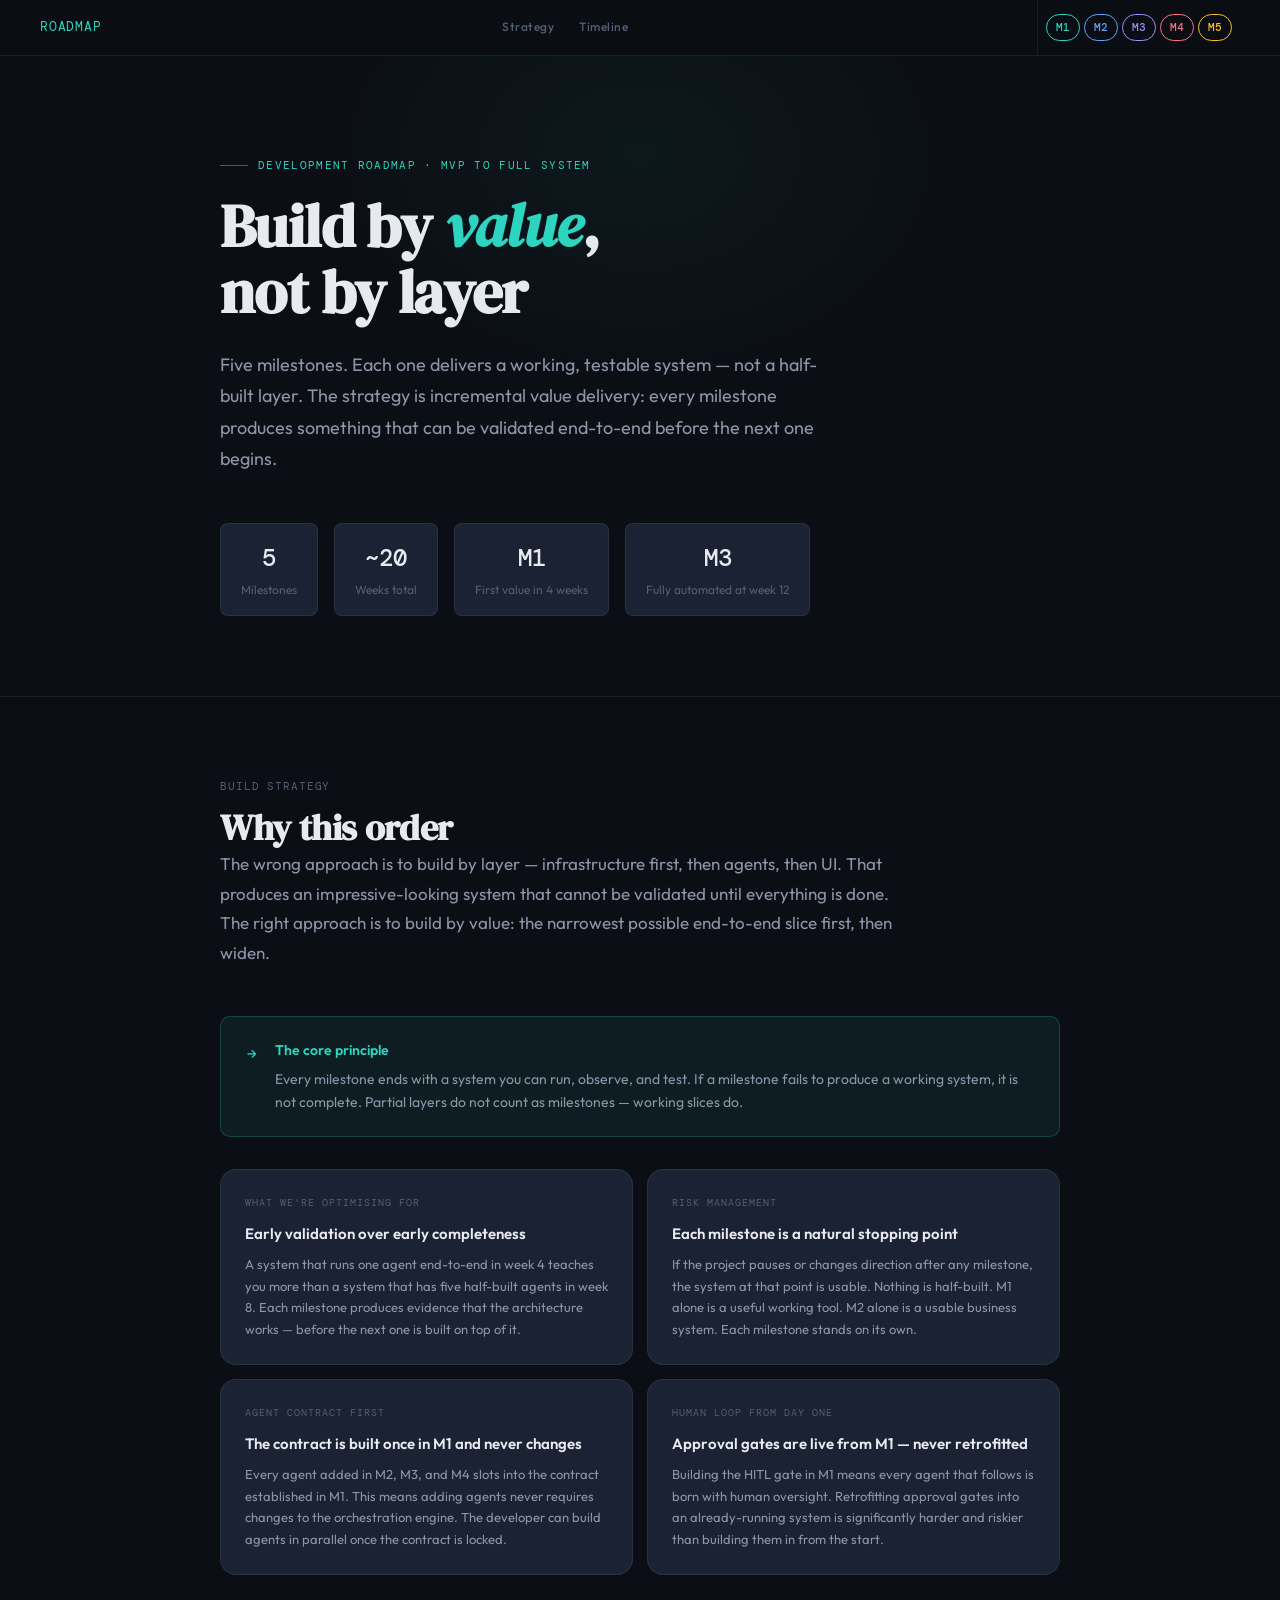
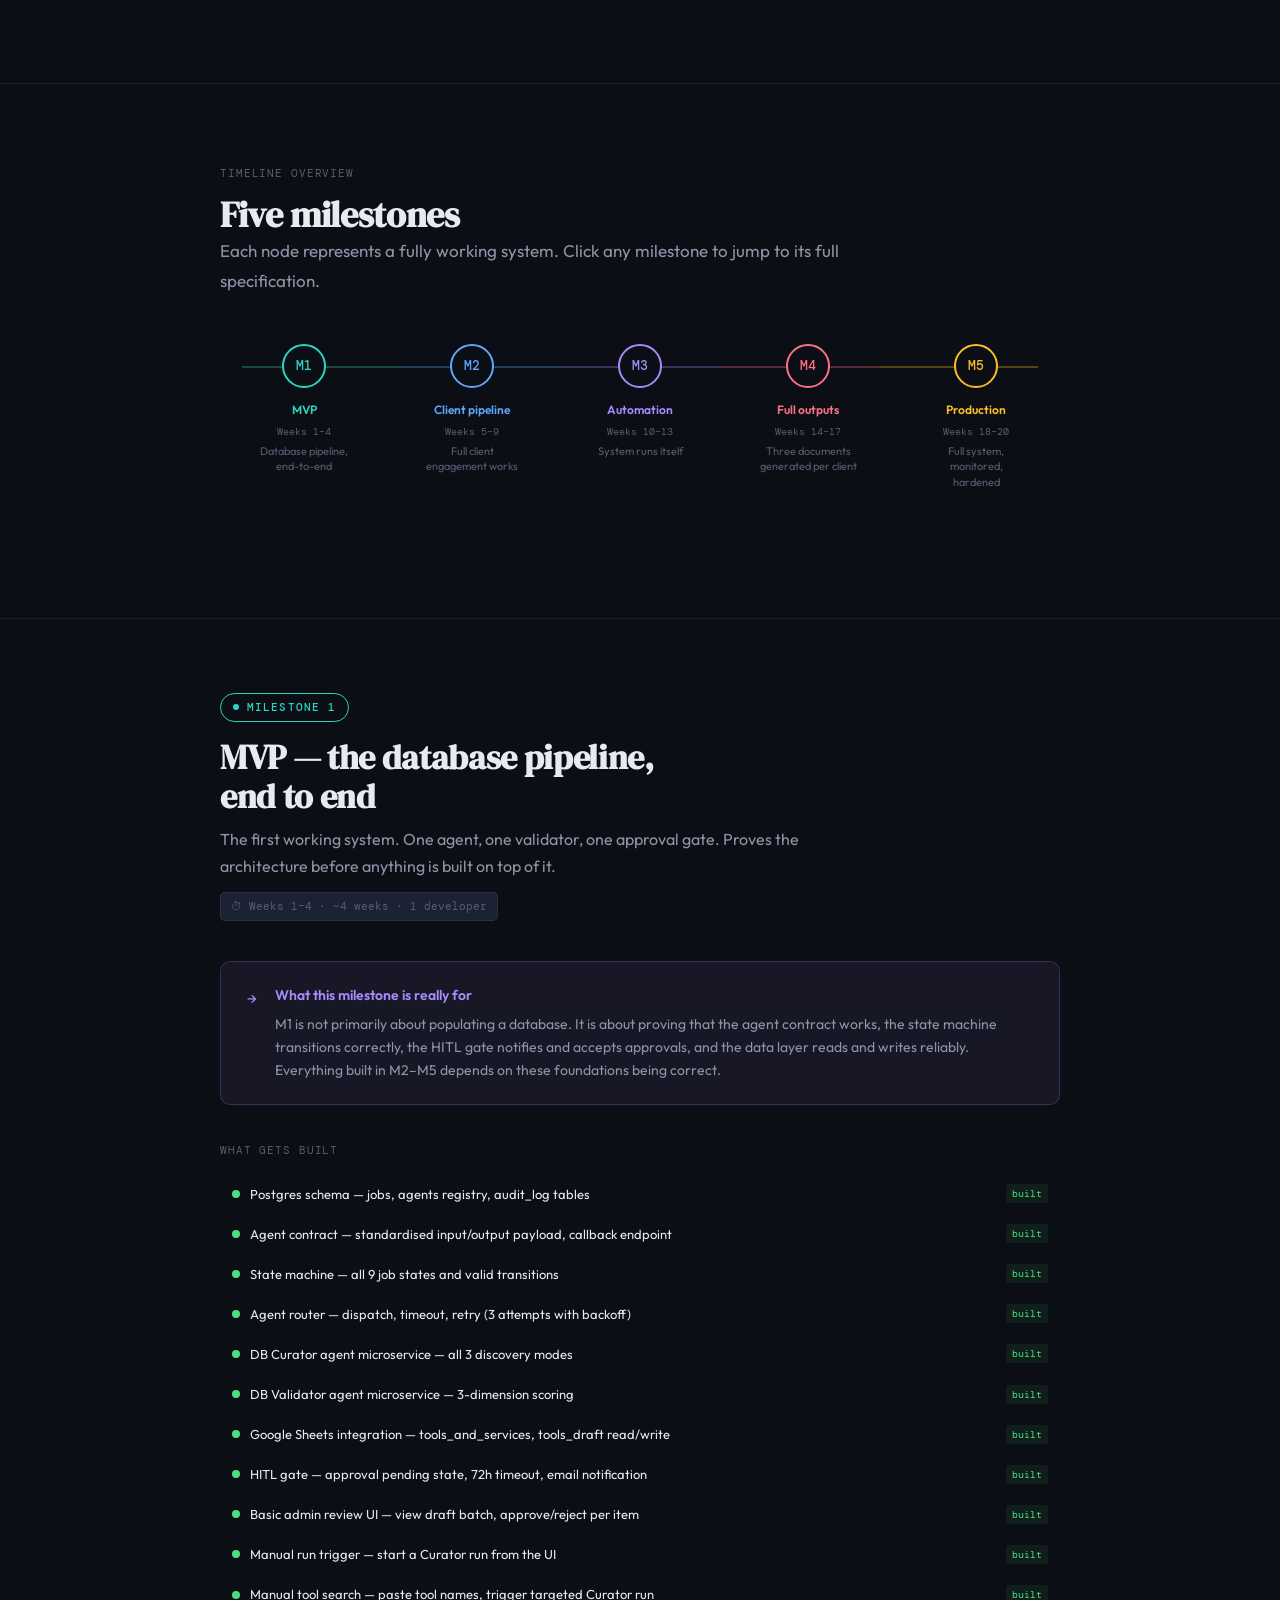
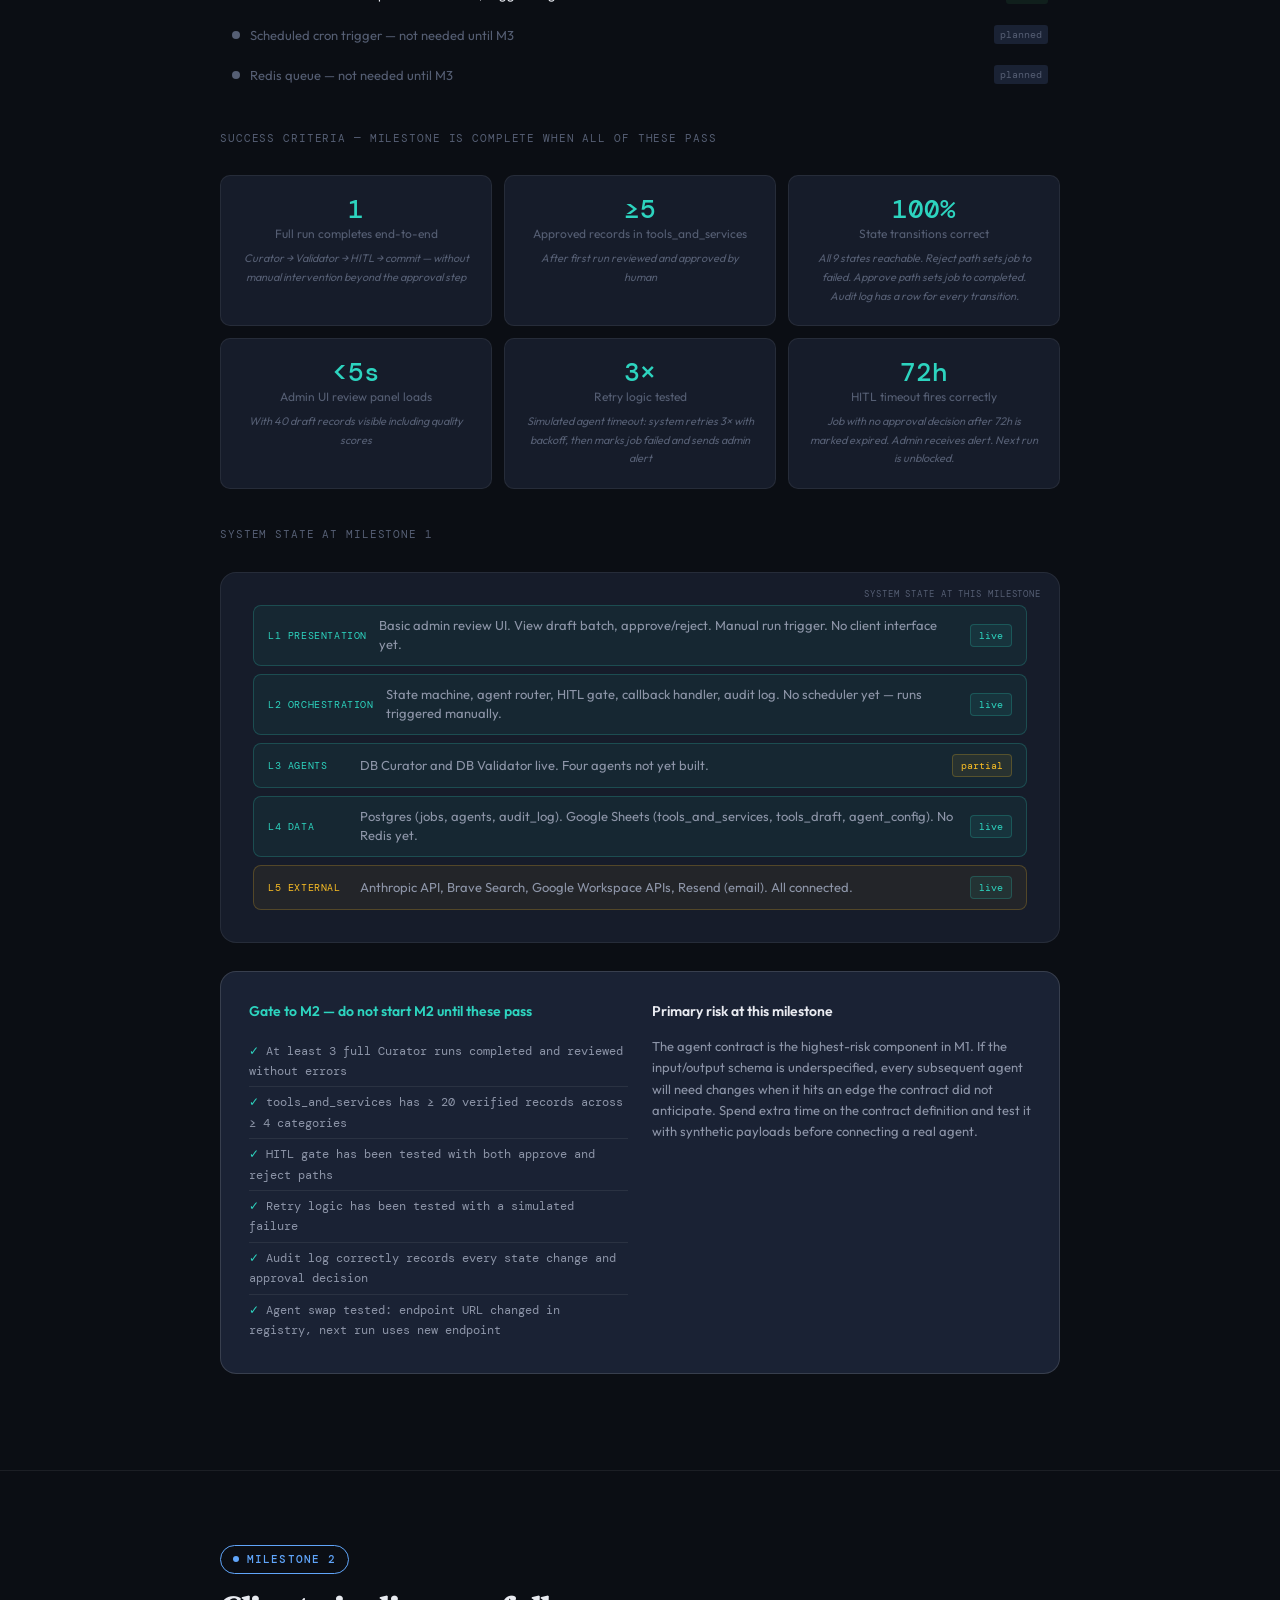
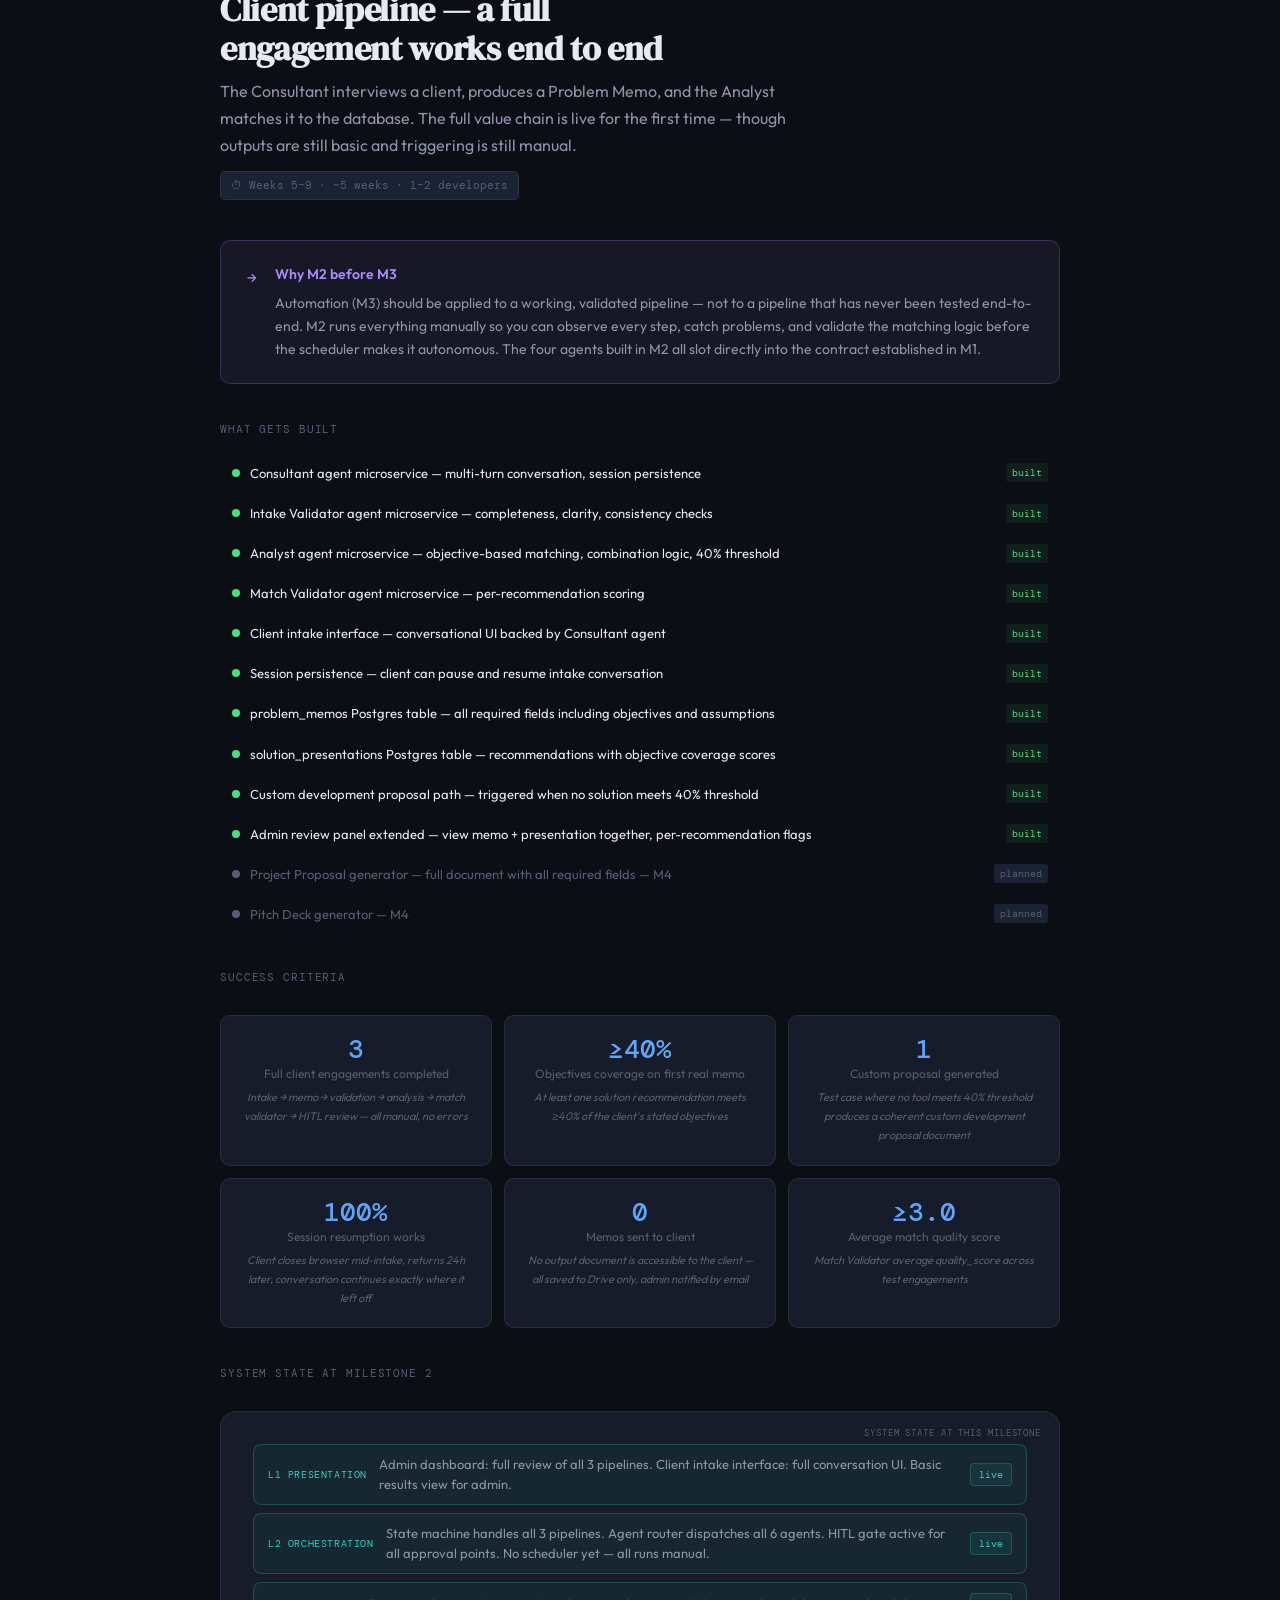
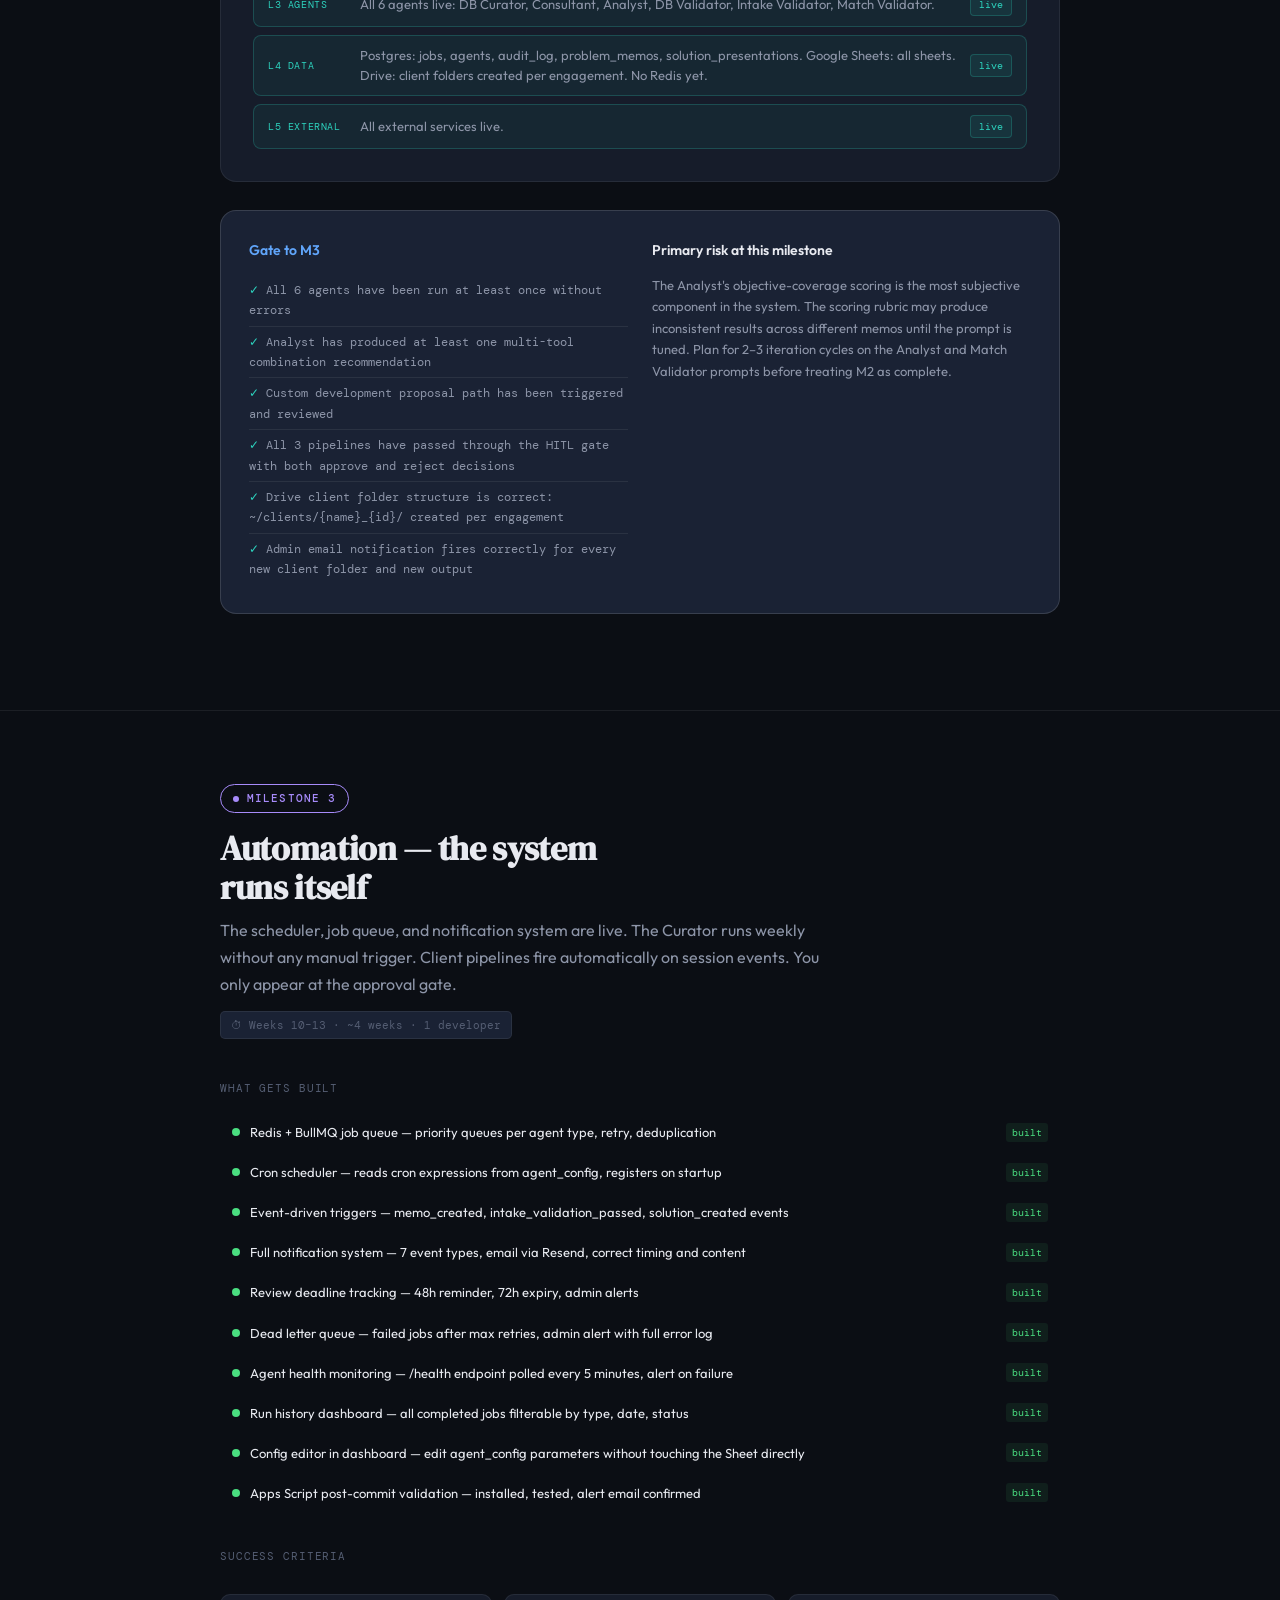
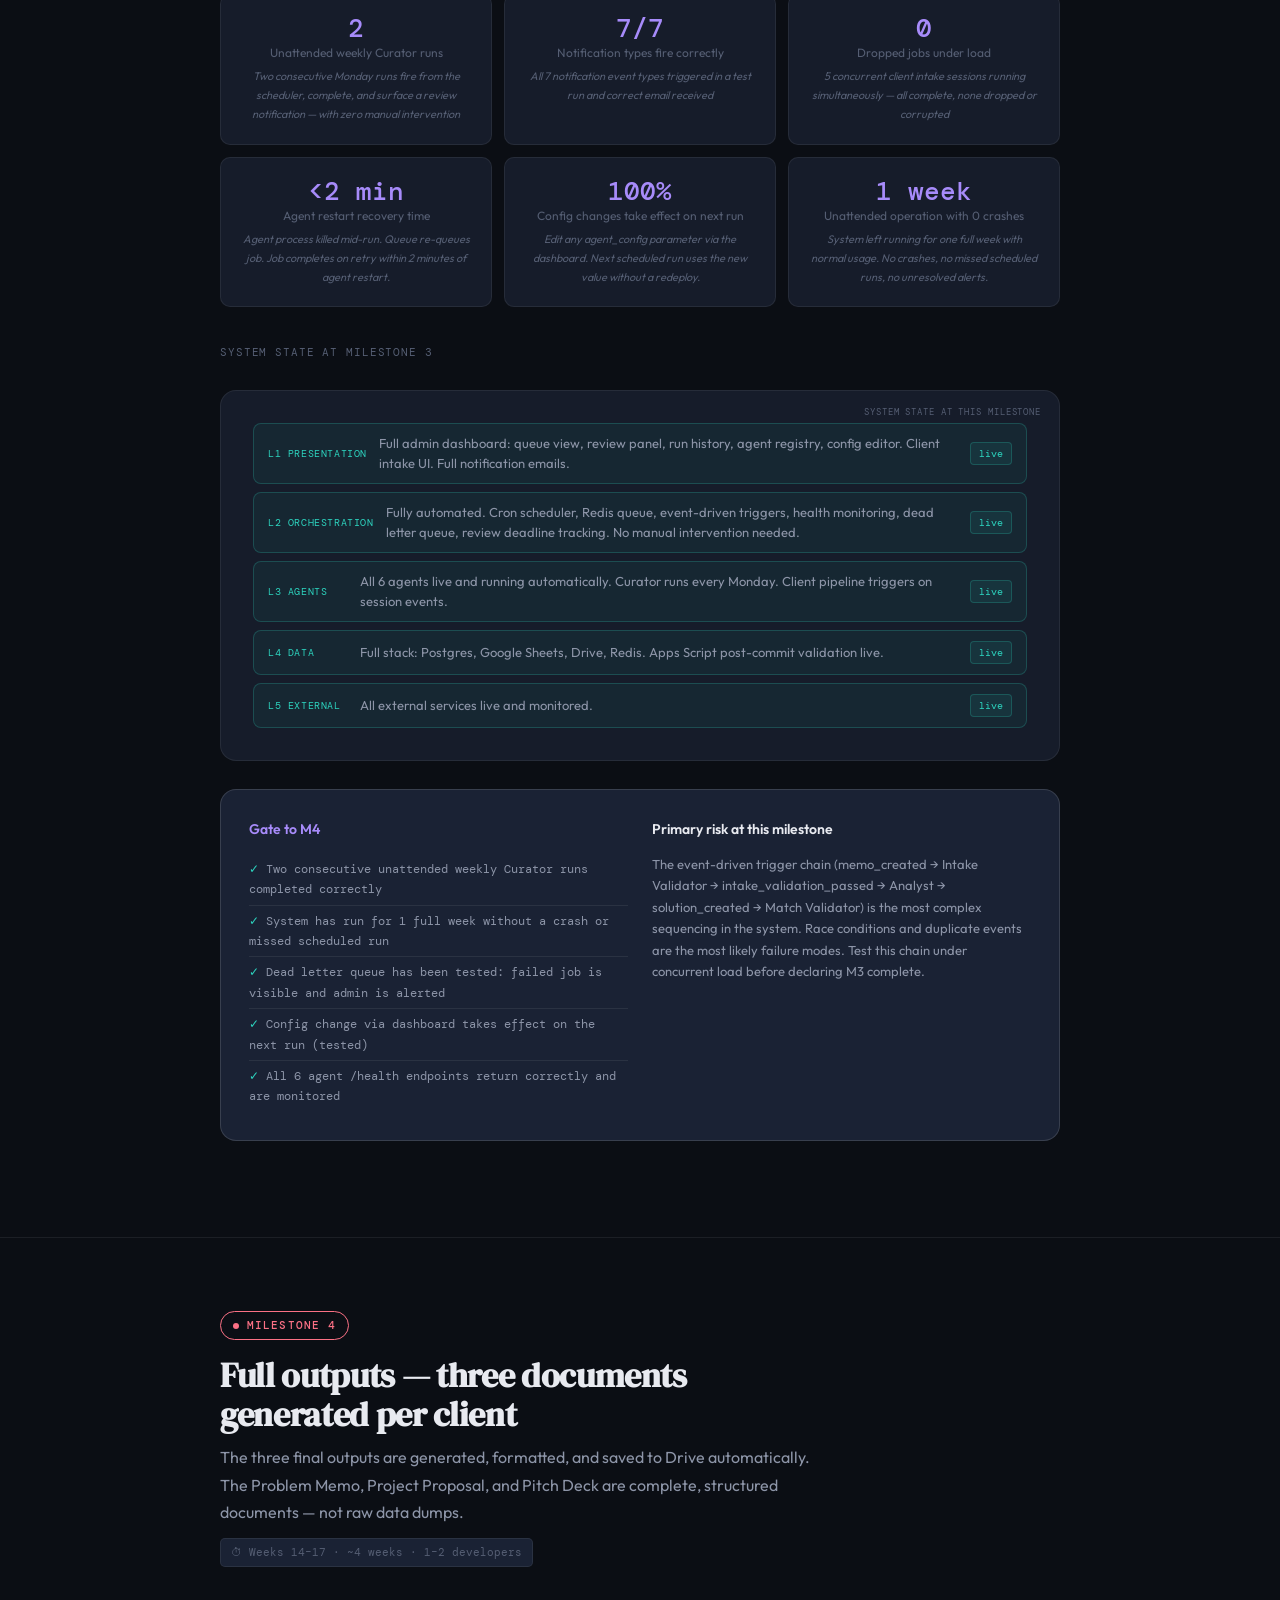
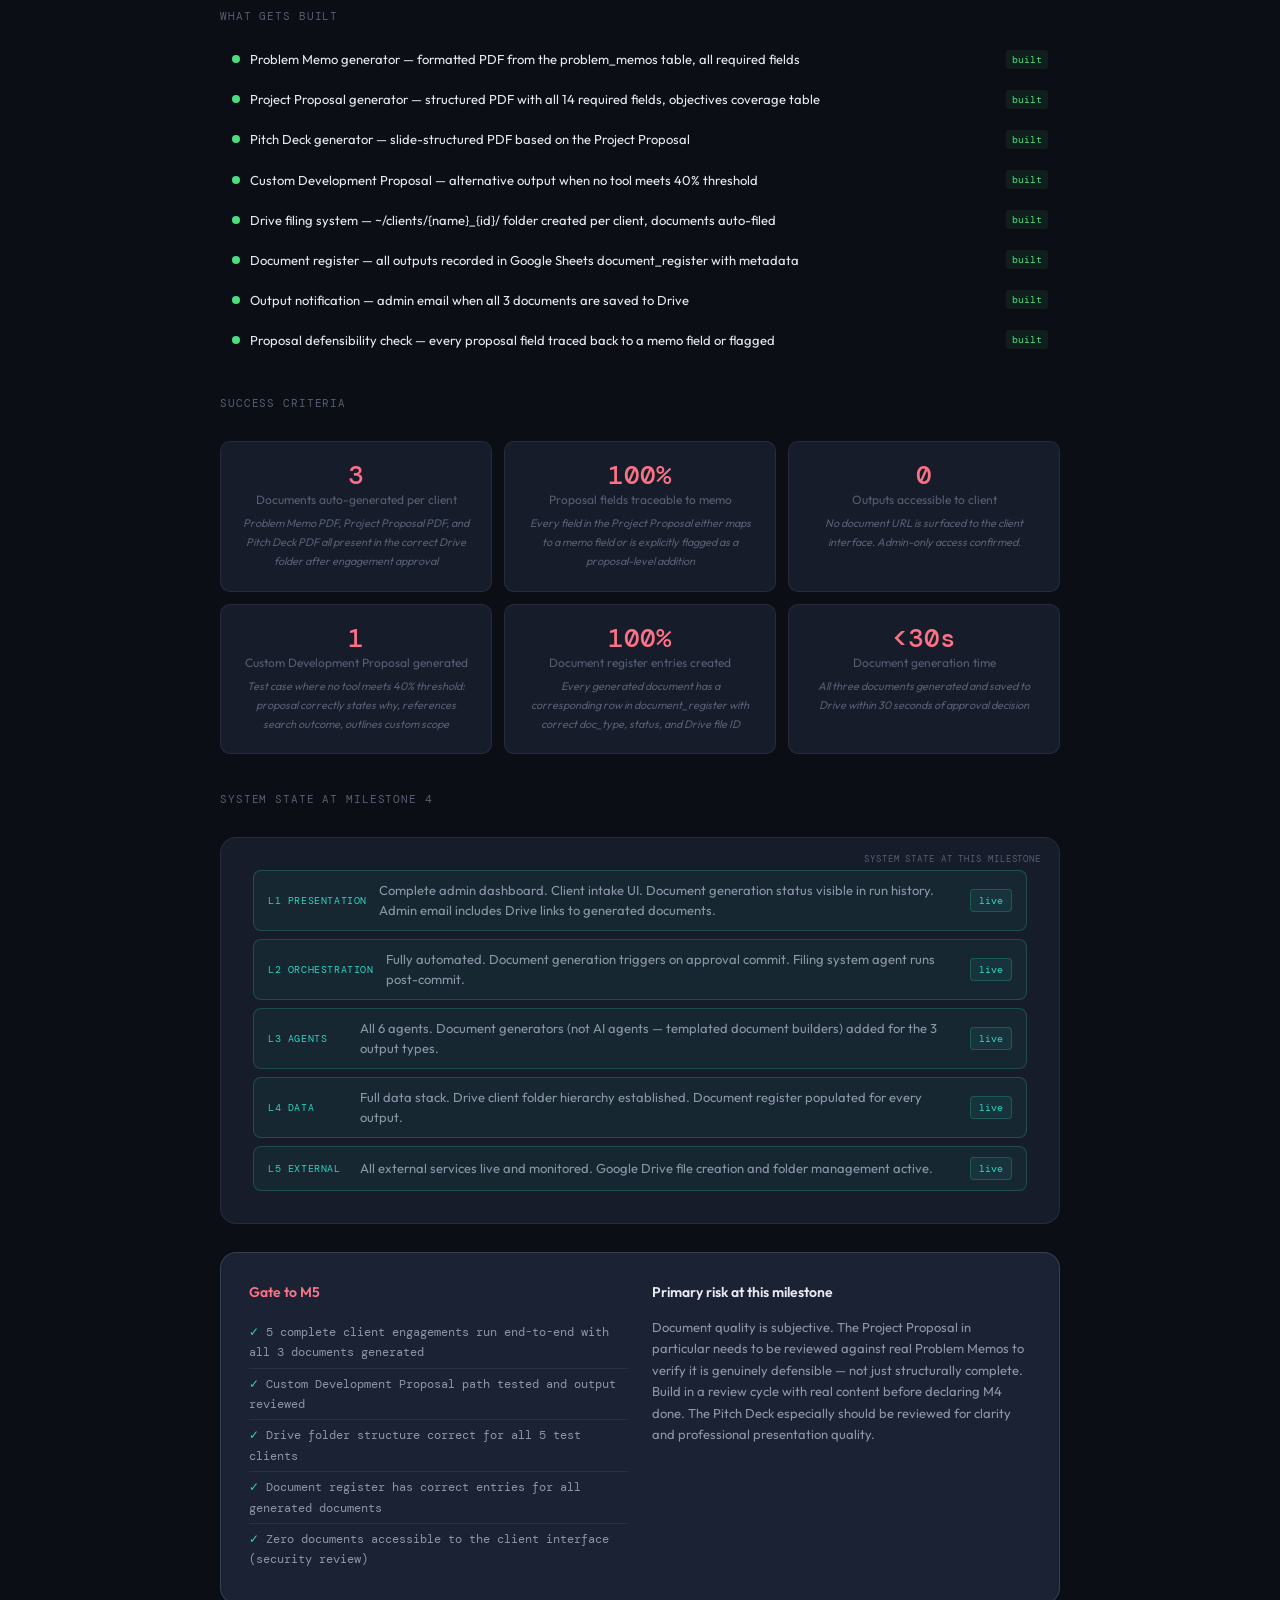
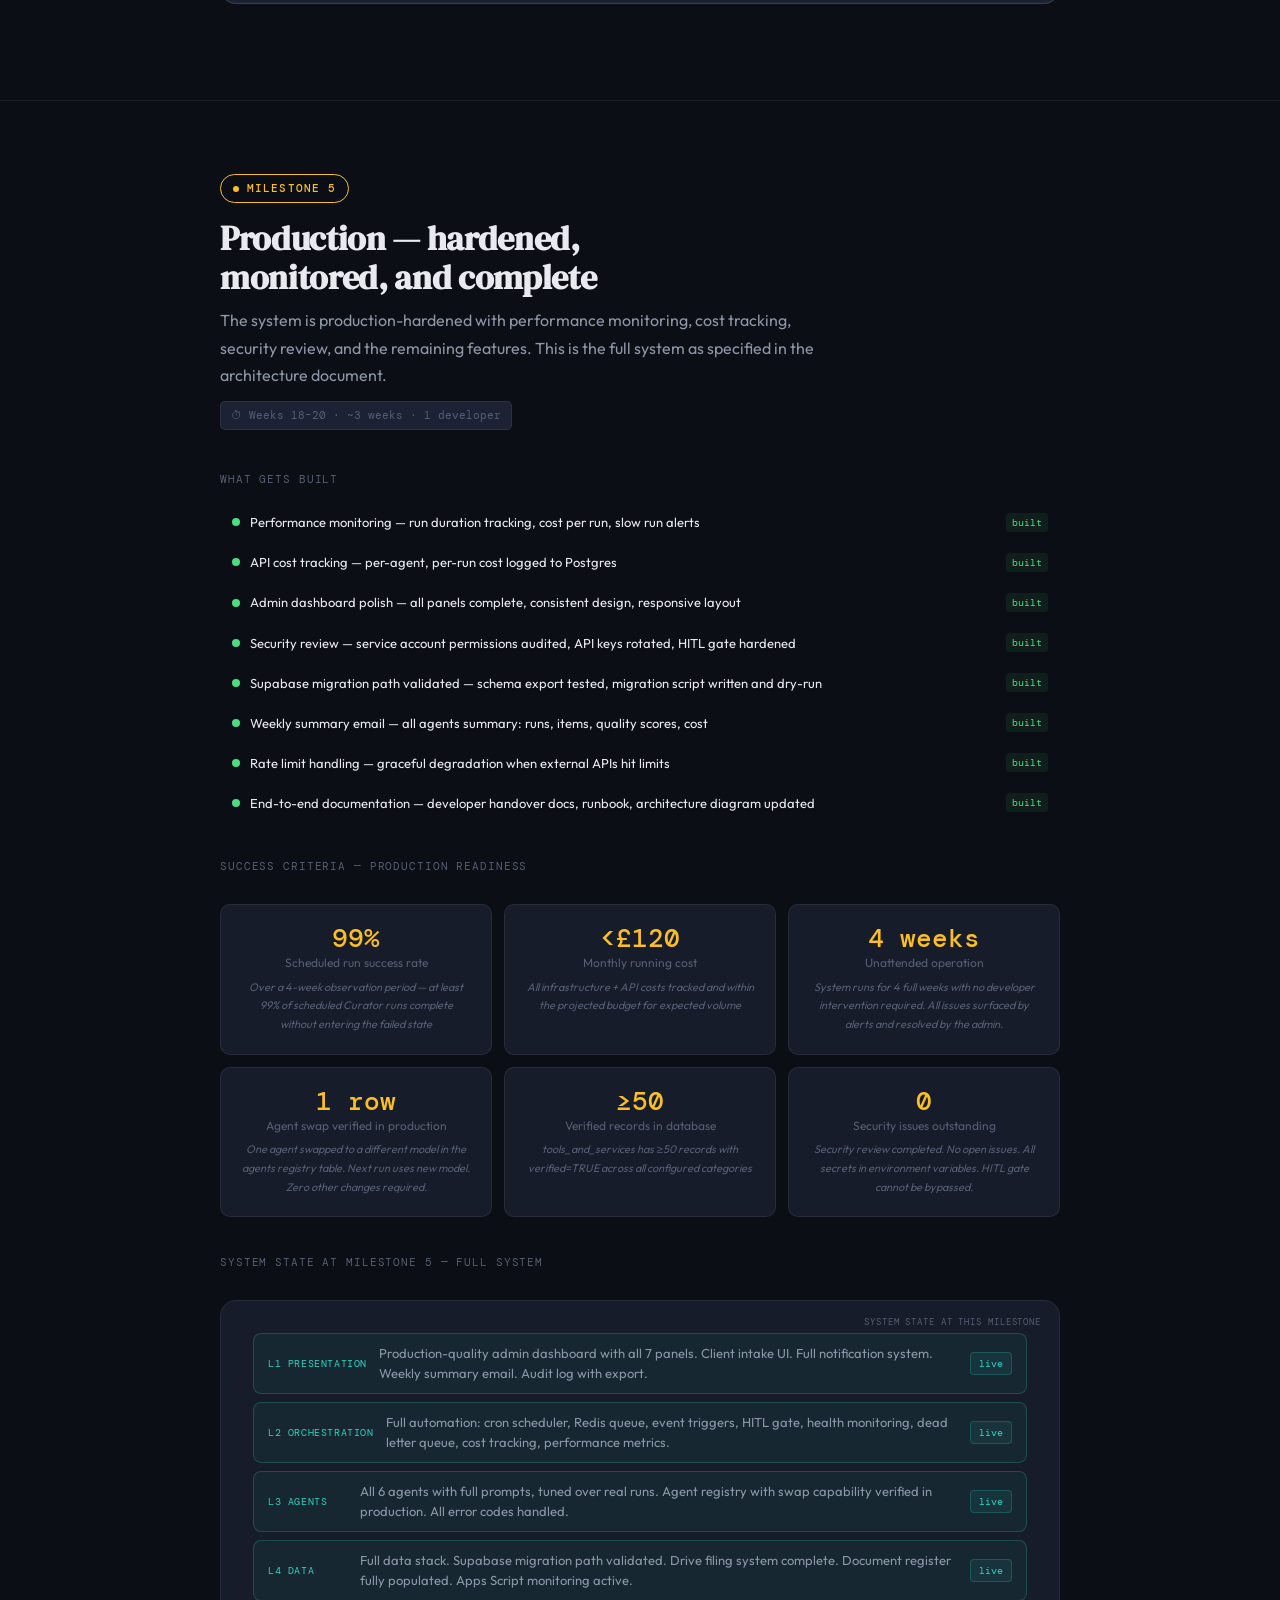
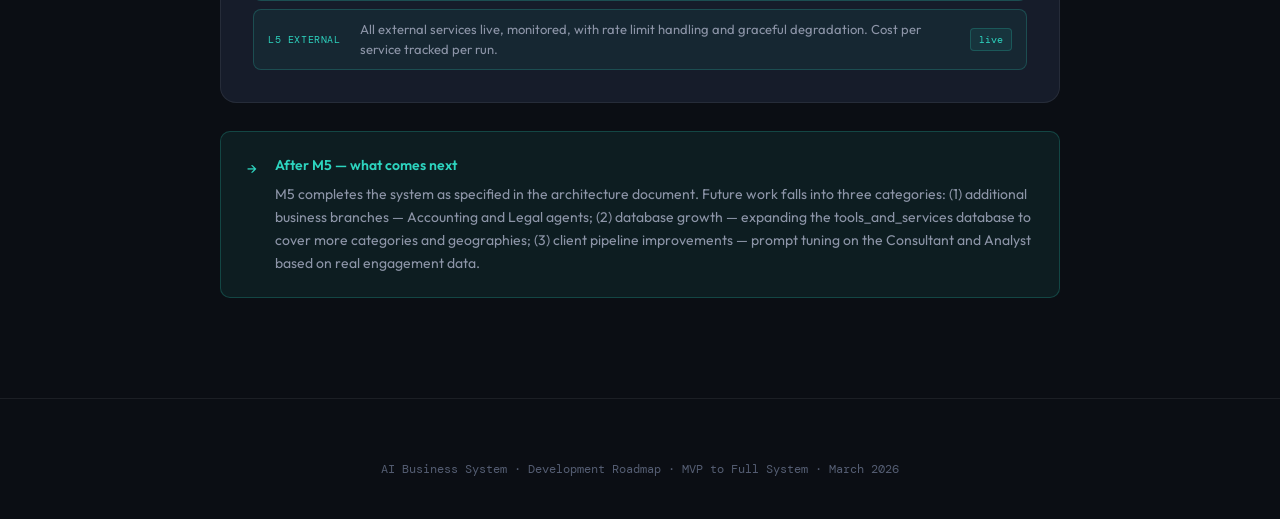
<file: developer/roadmap1.html>
<!DOCTYPE html>
<html lang="en">
<head>
<meta charset="UTF-8">
<meta name="viewport" content="width=device-width, initial-scale=1.0">
<title>Development Roadmap</title>
<link rel="icon" type="image/svg+xml" href="favicon.svg" />
<link rel="preconnect" href="https://fonts.googleapis.com">
<link rel="preconnect" href="https://fonts.gstatic.com" crossorigin>
<link href="https://fonts.googleapis.com/css2?family=DM+Serif+Display:ital@0;1&family=DM+Mono:wght@400;500&family=Outfit:wght@300;400;500;600&display=swap" rel="stylesheet">
<style>
  :root {
    --bg:      #0b0e14;
    --bg2:     #111520;
    --bg3:     #161c2a;
    --surface: #1a2234;
    --surface2:#1e2840;
    --border:  rgba(255,255,255,0.07);
    --border2: rgba(255,255,255,0.13);
    --text:    #e8eaf0;
    --text2:   #8d95a8;
    --text3:   #555e73;

    --teal:        #2dd4bf;
    --teal-bg:     rgba(45,212,191,0.08);
    --teal-border: rgba(45,212,191,0.22);

    --purple:        #a78bfa;
    --purple-bg:     rgba(167,139,250,0.08);
    --purple-border: rgba(167,139,250,0.22);

    --blue:        #60a5fa;
    --blue-bg:     rgba(96,165,250,0.08);
    --blue-border: rgba(96,165,250,0.22);

    --amber:        #fbbf24;
    --amber-bg:     rgba(251,191,36,0.08);
    --amber-border: rgba(251,191,36,0.22);

    --coral:        #fb7185;
    --coral-bg:     rgba(251,113,133,0.08);
    --coral-border: rgba(251,113,133,0.22);

    --green:        #4ade80;
    --green-bg:     rgba(74,222,128,0.08);
    --green-border: rgba(74,222,128,0.22);

    --m1: #2dd4bf;
    --m2: #60a5fa;
    --m3: #a78bfa;
    --m4: #fb7185;
    --m5: #fbbf24;

    --font-display: 'DM Serif Display', serif;
    --font-body:    'Outfit', sans-serif;
    --font-mono:    'DM Mono', monospace;
    --radius:    10px;
    --radius-lg: 16px;
  }

  *, *::before, *::after { box-sizing: border-box; margin: 0; padding: 0; }
  html { scroll-behavior: smooth; }

  body {
    background: var(--bg);
    color: var(--text);
    font-family: var(--font-body);
    font-size: 16px;
    line-height: 1.7;
  }

  /* ── NAV ── */
  nav {
    position: fixed; top: 0; left: 0; right: 0;
    z-index: 100;
    background: rgba(11,14,20,0.93);
    backdrop-filter: blur(12px);
    border-bottom: 1px solid var(--border);
    padding: 0 40px;
    height: 56px;
    display: flex; align-items: center; justify-content: space-between;
    overflow: visible;
  }
  .nav-brand { font-family: var(--font-mono); font-size: 13px; color: var(--teal); letter-spacing: 0.06em; text-transform: uppercase; }
  .nav-links { display: flex; gap: 3px; list-style: none; height: 100%; align-items: center; }
  .nav-links > li { height: 100%; display: flex; align-items: center; }
  .nav-links a {
    font-size: 12px; font-weight: 500; color: var(--text3);
    text-decoration: none; padding: 6px 11px; border-radius: 6px;
    letter-spacing: 0.04em; white-space: nowrap;
    transition: color 0.15s, background 0.15s;
  }
  .nav-links a:hover { color: var(--text); background: var(--surface); }
  .nav-links a.active { color: var(--teal); }

  /* milestone nav pills */
  .nav-milestone {
    display: flex; gap: 4px; align-items: center;
    padding: 0 8px; border-left: 1px solid var(--border);
    margin-left: 8px; height: 100%;
  }
  .m-pill {
    font-family: var(--font-mono); font-size: 11px; font-weight: 500;
    padding: 3px 9px; border-radius: 20px; text-decoration: none;
    border: 1px solid transparent; transition: all 0.15s; white-space: nowrap;
    color: var(--text3);
  }
  .m-pill:hover { color: var(--text); background: var(--surface); }
  .m-pill.m1 { border-color: var(--m1); color: var(--m1); }
  .m-pill.m2 { border-color: var(--m2); color: var(--m2); }
  .m-pill.m3 { border-color: var(--m3); color: var(--m3); }
  .m-pill.m4 { border-color: var(--m4); color: var(--m4); }
  .m-pill.m5 { border-color: var(--m5); color: var(--m5); }

  /* ── LAYOUT ── */
  .page { padding-top: 56px; }
  section { padding: 80px 0; border-bottom: 1px solid var(--border); }
  section:last-child { border-bottom: none; }
  .container { max-width: 920px; margin: 0 auto; padding: 0 40px; }
  .container-wide { max-width: 1100px; margin: 0 auto; padding: 0 40px; }

  /* ── TYPOGRAPHY ── */
  h1 { font-family: var(--font-display); font-size: clamp(40px,5vw,60px); line-height: 1.1; letter-spacing: -0.01em; }
  h1 em { font-style: italic; color: var(--teal); }
  h2 { font-family: var(--font-display); font-size: clamp(26px,3vw,36px); line-height: 1.2; letter-spacing: -0.01em; }
  h3 { font-size: 18px; font-weight: 600; }
  .eyebrow { font-family: var(--font-mono); font-size: 11px; color: var(--teal); letter-spacing: 0.12em; text-transform: uppercase; margin-bottom: 18px; display: flex; align-items: center; gap: 10px; }
  .eyebrow::before { content: ''; display: block; width: 28px; height: 1px; background: var(--teal); opacity: 0.5; }
  .section-lead { font-size: 17px; color: var(--text2); line-height: 1.75; max-width: 680px; margin-bottom: 48px; }

  /* ── HERO ── */
  #hero { padding: 100px 0 80px; position: relative; overflow: hidden; }
  #hero::before {
    content: ''; position: absolute; top: -150px; left: 50%; transform: translateX(-50%);
    width: 700px; height: 500px;
    background: radial-gradient(ellipse, rgba(45,212,191,0.05) 0%, transparent 70%);
    pointer-events: none;
  }
  .hero-lead { font-size: 18px; color: var(--text2); line-height: 1.75; max-width: 600px; margin: 24px 0 48px; }

  /* ── STRATEGY CALLOUT ── */
  .callout {
    border-radius: var(--radius);
    padding: 22px 26px;
    margin: 28px 0;
    display: flex; gap: 18px; align-items: flex-start;
    border: 1px solid;
  }
  .callout-icon { font-size: 15px; margin-top: 2px; flex-shrink: 0; }
  .callout h4 { font-size: 14px; font-weight: 600; margin-bottom: 5px; }
  .callout p { font-size: 14px; color: var(--text2); line-height: 1.65; }
  .callout.key  { background: var(--teal-bg);   border-color: var(--teal-border);   }
  .callout.key  .callout-icon, .callout.key  h4 { color: var(--teal); }
  .callout.warn { background: var(--amber-bg);  border-color: var(--amber-border);  }
  .callout.warn .callout-icon, .callout.warn h4 { color: var(--amber); }
  .callout.note { background: var(--purple-bg); border-color: var(--purple-border); }
  .callout.note .callout-icon, .callout.note h4 { color: var(--purple); }

  /* ── TIMELINE OVERVIEW ── */
  .timeline-overview {
    position: relative;
    margin: 48px 0;
    padding-left: 0;
  }
  /* horizontal connector line */
  .timeline-track {
    display: flex; align-items: flex-start; gap: 0;
    position: relative; margin-bottom: 32px;
  }
  .timeline-track::before {
    content: ''; position: absolute;
    top: 22px; left: 22px; right: 22px; height: 2px;
    background: linear-gradient(to right,
      var(--m1) 0%,  var(--m1) 20%,
      var(--m2) 20%, var(--m2) 40%,
      var(--m3) 40%, var(--m3) 60%,
      var(--m4) 60%, var(--m4) 80%,
      var(--m5) 80%, var(--m5) 100%);
    opacity: 0.3;
    z-index: 0;
  }
  .timeline-node {
    flex: 1; display: flex; flex-direction: column; align-items: center;
    position: relative; z-index: 1; cursor: pointer;
    transition: transform 0.15s;
  }
  .timeline-node:hover { transform: translateY(-3px); }
  .timeline-dot {
    width: 44px; height: 44px; border-radius: 50%;
    border: 2px solid; display: flex; align-items: center; justify-content: center;
    font-family: var(--font-mono); font-size: 13px; font-weight: 500;
    background: var(--bg); margin-bottom: 12px;
    transition: background 0.15s;
  }
  .timeline-node:hover .timeline-dot { }
  .timeline-dot.d1 { border-color: var(--m1); color: var(--m1); }
  .timeline-dot.d2 { border-color: var(--m2); color: var(--m2); }
  .timeline-dot.d3 { border-color: var(--m3); color: var(--m3); }
  .timeline-dot.d4 { border-color: var(--m4); color: var(--m4); }
  .timeline-dot.d5 { border-color: var(--m5); color: var(--m5); }
  .timeline-label { font-size: 12px; font-weight: 600; text-align: center; margin-bottom: 3px; }
  .timeline-label.l1 { color: var(--m1); }
  .timeline-label.l2 { color: var(--m2); }
  .timeline-label.l3 { color: var(--m3); }
  .timeline-label.l4 { color: var(--m4); }
  .timeline-label.l5 { color: var(--m5); }
  .timeline-weeks { font-family: var(--font-mono); font-size: 10px; color: var(--text3); text-align: center; }
  .timeline-tagline { font-size: 11px; color: var(--text3); text-align: center; max-width: 100px; margin-top: 4px; line-height: 1.4; }

  /* ── MILESTONE SECTION ── */
  .milestone-section {
    padding: 72px 0;
    border-bottom: 1px solid var(--border);
  }
  .milestone-section:last-child { border-bottom: none; }
  .milestone-header { margin-bottom: 40px; }
  .milestone-tag {
    display: inline-flex; align-items: center; gap: 8px;
    font-family: var(--font-mono); font-size: 11px; font-weight: 500;
    letter-spacing: 0.1em; text-transform: uppercase;
    padding: 4px 12px; border-radius: 20px; border: 1px solid;
    margin-bottom: 16px;
  }
  .milestone-tag .dot { width: 6px; height: 6px; border-radius: 50%; }
  .mt1 { border-color: var(--m1); color: var(--m1); }
  .mt1 .dot { background: var(--m1); }
  .mt2 { border-color: var(--m2); color: var(--m2); }
  .mt2 .dot { background: var(--m2); }
  .mt3 { border-color: var(--m3); color: var(--m3); }
  .mt3 .dot { background: var(--m3); }
  .mt4 { border-color: var(--m4); color: var(--m4); }
  .mt4 .dot { background: var(--m4); }
  .mt5 { border-color: var(--m5); color: var(--m5); }
  .mt5 .dot { background: var(--m5); }

  .milestone-title { font-family: var(--font-display); font-size: 34px; line-height: 1.15; letter-spacing: -0.01em; margin-bottom: 10px; }
  .milestone-subtitle { font-size: 16px; color: var(--text2); max-width: 600px; }
  .milestone-duration {
    display: inline-flex; align-items: center; gap: 6px;
    font-family: var(--font-mono); font-size: 11px;
    color: var(--text3); margin-top: 12px;
    background: var(--surface); padding: 4px 10px; border-radius: 5px;
    border: 1px solid var(--border);
  }

  /* ── SPEC GRID ── */
  .spec-grid { display: grid; grid-template-columns: 1fr 1fr; gap: 14px; margin: 28px 0; }
  .spec-grid-3 { grid-template-columns: 1fr 1fr 1fr; }

  .spec-card {
    background: var(--surface); border: 1px solid var(--border);
    border-radius: var(--radius-lg); padding: 24px;
    transition: border-color 0.2s;
  }
  .spec-card:hover { border-color: var(--border2); }
  .spec-card-label {
    font-family: var(--font-mono); font-size: 10px; letter-spacing: 0.1em;
    text-transform: uppercase; margin-bottom: 10px; color: var(--text3);
  }
  .spec-card h4 { font-size: 15px; font-weight: 600; margin-bottom: 8px; }
  .spec-card p  { font-size: 13px; color: var(--text2); line-height: 1.65; }
  .spec-card ul { list-style: none; margin-top: 10px; }
  .spec-card ul li { font-size: 13px; color: var(--text2); padding: 3px 0; padding-left: 14px; position: relative; }
  .spec-card ul li::before { content: '→'; position: absolute; left: 0; color: var(--text3); font-size: 11px; }

  /* ── SUCCESS METRICS ── */
  .metrics-grid { display: grid; grid-template-columns: repeat(3, 1fr); gap: 12px; margin: 28px 0; }
  .metric-card {
    background: var(--bg3); border: 1px solid var(--border);
    border-radius: var(--radius); padding: 20px; text-align: center;
    transition: border-color 0.2s;
  }
  .metric-card:hover { border-color: var(--border2); }
  .metric-value {
    font-family: var(--font-mono); font-size: 26px; font-weight: 500;
    margin-bottom: 4px; line-height: 1;
  }
  .metric-label { font-size: 12px; color: var(--text3); line-height: 1.4; }
  .metric-condition { font-size: 11px; color: var(--text3); margin-top: 6px; font-style: italic; }

  /* ── SYSTEM STATE SNAPSHOT ── */
  .system-snapshot {
    background: var(--bg3); border: 1px solid var(--border);
    border-radius: var(--radius-lg); padding: 32px;
    margin: 28px 0; position: relative; overflow: hidden;
  }
  .system-snapshot::before {
    content: 'SYSTEM STATE AT THIS MILESTONE';
    position: absolute; top: 14px; right: 18px;
    font-family: var(--font-mono); font-size: 9px;
    letter-spacing: 0.1em; color: var(--text3);
  }
  .snapshot-title { font-size: 14px; font-weight: 600; color: var(--text); margin-bottom: 16px; }
  .snapshot-layers { display: flex; flex-direction: column; gap: 8px; }
  .snap-layer {
    display: flex; align-items: center; gap: 12px;
    padding: 10px 14px; border-radius: 8px;
    font-size: 13px;
  }
  .snap-layer-label {
    font-family: var(--font-mono); font-size: 10px; letter-spacing: 0.06em;
    min-width: 80px; text-transform: uppercase;
  }
  .snap-layer-content { color: var(--text2); flex: 1; line-height: 1.5; }
  .snap-layer.active   { background: rgba(45,212,191,0.06);  border: 1px solid var(--teal-border); }
  .snap-layer.partial  { background: rgba(251,191,36,0.06);  border: 1px solid var(--amber-border); }
  .snap-layer.inactive { background: rgba(255,255,255,0.02); border: 1px solid var(--border); opacity: 0.5; }
  .snap-layer.active   .snap-layer-label { color: var(--teal); }
  .snap-layer.partial  .snap-layer-label { color: var(--amber); }
  .snap-layer.inactive .snap-layer-label { color: var(--text3); }
  .snap-status {
    font-family: var(--font-mono); font-size: 10px;
    padding: 2px 8px; border-radius: 4px; flex-shrink: 0;
  }
  .status-live    { background: var(--teal-bg);   color: var(--teal);  border: 1px solid var(--teal-border); }
  .status-partial { background: var(--amber-bg);  color: var(--amber); border: 1px solid var(--amber-border); }
  .status-planned { background: var(--surface2);  color: var(--text3); border: 1px solid var(--border); }

  /* ── COMPONENT CHECKLIST ── */
  .checklist { display: flex; flex-direction: column; gap: 4px; margin: 16px 0; }
  .check-row {
    display: flex; align-items: center; gap: 10px;
    padding: 7px 12px; border-radius: 6px; font-size: 13px;
    transition: background 0.12s;
  }
  .check-row:hover { background: var(--surface); }
  .check-dot { width: 8px; height: 8px; border-radius: 50%; flex-shrink: 0; }
  .check-row.built   .check-dot { background: var(--green); }
  .check-row.partial .check-dot { background: var(--amber); }
  .check-row.planned .check-dot { background: var(--text3); }
  .check-row.built   { color: var(--text); }
  .check-row.partial { color: var(--text2); }
  .check-row.planned { color: var(--text3); }
  .check-tag {
    font-family: var(--font-mono); font-size: 10px;
    padding: 1px 6px; border-radius: 3px; margin-left: auto;
  }
  .check-row.built   .check-tag { background: var(--green-bg); color: var(--green); }
  .check-row.partial .check-tag { background: var(--amber-bg); color: var(--amber); }
  .check-row.planned .check-tag { background: var(--surface);  color: var(--text3); }

  /* ── GATE DEFINITION ── */
  .gate-box {
    background: var(--surface); border: 1px solid var(--border2);
    border-radius: var(--radius-lg); padding: 28px;
    margin: 24px 0; display: grid; grid-template-columns: 1fr 1fr; gap: 24px;
  }
  .gate-box h4 { font-size: 14px; font-weight: 600; margin-bottom: 12px; }
  .gate-box p  { font-size: 13px; color: var(--text2); line-height: 1.65; }
  .gate-criteria { font-family: var(--font-mono); font-size: 12px; color: var(--text2); }
  .gate-criteria li { padding: 5px 0; border-bottom: 1px solid var(--border); list-style: none; }
  .gate-criteria li:last-child { border-bottom: none; }
  .gate-criteria li::before { content: '✓ '; color: var(--teal); }

  /* ── RISK TABLE ── */
  .risk-table { width: 100%; border-collapse: collapse; font-size: 13px; margin: 20px 0; }
  .risk-table th { font-family: var(--font-mono); font-size: 10px; letter-spacing: 0.08em; text-transform: uppercase; color: var(--text3); padding: 8px 12px; border-bottom: 1px solid var(--border); text-align: left; }
  .risk-table td { padding: 10px 12px; border-bottom: 1px solid var(--border); color: var(--text2); vertical-align: top; }
  .risk-table tr:last-child td { border-bottom: none; }
  .risk-table tr:hover td { background: var(--surface); }
  .risk-table td:first-child { color: var(--text); font-weight: 500; }
  .risk-high   { color: var(--coral)  !important; }
  .risk-medium { color: var(--amber)  !important; }
  .risk-low    { color: var(--teal)   !important; }

  /* ── SECTION DIVIDER LABEL ── */
  .section-label {
    font-family: var(--font-mono); font-size: 11px; color: var(--text3);
    letter-spacing: 0.08em; text-transform: uppercase;
    margin-bottom: 10px;
  }

  /* ── FOOTER ── */
  footer { padding: 60px 40px; text-align: center; border-top: 1px solid var(--border); }
  footer p { font-size: 12px; color: var(--text3); font-family: var(--font-mono); }

  /* ── RESPONSIVE ── */
  @media (max-width: 768px) {
    nav { padding: 0 20px; }
    .container, .container-wide { padding: 0 20px; }
    .spec-grid, .spec-grid-3, .metrics-grid { grid-template-columns: 1fr; }
    .gate-box { grid-template-columns: 1fr; }
    .timeline-tagline { display: none; }
    .nav-milestone { display: none; }
  }
</style>
</head>
<body>

<!-- NAV -->
<nav>
  <span class="nav-brand">Roadmap</span>
  <ul class="nav-links">
    <li><a href="#strategy" data-s="strategy">Strategy</a></li>
    <li><a href="#timeline" data-s="timeline">Timeline</a></li>
  </ul>
  <div class="nav-milestone">
    <a href="#m1" class="m-pill m1">M1</a>
    <a href="#m2" class="m-pill m2">M2</a>
    <a href="#m3" class="m-pill m3">M3</a>
    <a href="#m4" class="m-pill m4">M4</a>
    <a href="#m5" class="m-pill m5">M5</a>
  </div>
</nav>

<div class="page">

<!-- ═══════════════════════════════ HERO -->
<section id="hero">
  <div class="container">
    <p class="eyebrow">Development roadmap · MVP to full system</p>
    <h1>Build by <em>value</em>,<br>not by layer</h1>
    <p class="hero-lead">Five milestones. Each one delivers a working, testable system — not a half-built layer. The strategy is incremental value delivery: every milestone produces something that can be validated end-to-end before the next one begins.</p>
    <div style="display:flex;gap:16px;flex-wrap:wrap;margin-top:8px">
      <div style="background:var(--surface);border:1px solid var(--border);border-radius:8px;padding:14px 20px;text-align:center">
        <div style="font-family:var(--font-mono);font-size:24px;font-weight:500;color:var(--text)">5</div>
        <div style="font-size:12px;color:var(--text3);margin-top:2px">Milestones</div>
      </div>
      <div style="background:var(--surface);border:1px solid var(--border);border-radius:8px;padding:14px 20px;text-align:center">
        <div style="font-family:var(--font-mono);font-size:24px;font-weight:500;color:var(--text)">~20</div>
        <div style="font-size:12px;color:var(--text3);margin-top:2px">Weeks total</div>
      </div>
      <div style="background:var(--surface);border:1px solid var(--border);border-radius:8px;padding:14px 20px;text-align:center">
        <div style="font-family:var(--font-mono);font-size:24px;font-weight:500;color:var(--text)">M1</div>
        <div style="font-size:12px;color:var(--text3);margin-top:2px">First value in 4 weeks</div>
      </div>
      <div style="background:var(--surface);border:1px solid var(--border);border-radius:8px;padding:14px 20px;text-align:center">
        <div style="font-family:var(--font-mono);font-size:24px;font-weight:500;color:var(--text)">M3</div>
        <div style="font-size:12px;color:var(--text3);margin-top:2px">Fully automated at week 12</div>
      </div>
    </div>
  </div>
</section>

<!-- ═══════════════════════════════ STRATEGY -->
<section id="strategy">
  <div class="container">
    <p class="section-label">Build strategy</p>
    <h2>Why this order</h2>
    <p class="section-lead">The wrong approach is to build by layer — infrastructure first, then agents, then UI. That produces an impressive-looking system that cannot be validated until everything is done. The right approach is to build by value: the narrowest possible end-to-end slice first, then widen.</p>

    <div class="callout key">
      <span class="callout-icon">→</span>
      <div>
        <h4>The core principle</h4>
        <p>Every milestone ends with a system you can run, observe, and test. If a milestone fails to produce a working system, it is not complete. Partial layers do not count as milestones — working slices do.</p>
      </div>
    </div>

    <div class="spec-grid" style="margin-top:32px">
      <div class="spec-card">
        <div class="spec-card-label">What we're optimising for</div>
        <h4>Early validation over early completeness</h4>
        <p>A system that runs one agent end-to-end in week 4 teaches you more than a system that has five half-built agents in week 8. Each milestone produces evidence that the architecture works — before the next one is built on top of it.</p>
      </div>
      <div class="spec-card">
        <div class="spec-card-label">Risk management</div>
        <h4>Each milestone is a natural stopping point</h4>
        <p>If the project pauses or changes direction after any milestone, the system at that point is usable. Nothing is half-built. M1 alone is a useful working tool. M2 alone is a usable business system. Each milestone stands on its own.</p>
      </div>
      <div class="spec-card">
        <div class="spec-card-label">Agent contract first</div>
        <h4>The contract is built once in M1 and never changes</h4>
        <p>Every agent added in M2, M3, and M4 slots into the contract established in M1. This means adding agents never requires changes to the orchestration engine. The developer can build agents in parallel once the contract is locked.</p>
      </div>
      <div class="spec-card">
        <div class="spec-card-label">Human loop from day one</div>
        <h4>Approval gates are live from M1 — never retrofitted</h4>
        <p>Building the HITL gate in M1 means every agent that follows is born with human oversight. Retrofitting approval gates into an already-running system is significantly harder and riskier than building them in from the start.</p>
      </div>
    </div>
  </div>
</section>

<!-- ═══════════════════════════════ TIMELINE OVERVIEW -->
<section id="timeline">
  <div class="container">
    <p class="section-label">Timeline overview</p>
    <h2>Five milestones</h2>
    <p class="section-lead">Each node represents a fully working system. Click any milestone to jump to its full specification.</p>

    <div class="timeline-overview">
      <div class="timeline-track">
        <div class="timeline-node" onclick="document.getElementById('m1').scrollIntoView({behavior:'smooth'})">
          <div class="timeline-dot d1">M1</div>
          <div class="timeline-label l1">MVP</div>
          <div class="timeline-weeks">Weeks 1–4</div>
          <div class="timeline-tagline">Database pipeline, end-to-end</div>
        </div>
        <div class="timeline-node" onclick="document.getElementById('m2').scrollIntoView({behavior:'smooth'})">
          <div class="timeline-dot d2">M2</div>
          <div class="timeline-label l2">Client pipeline</div>
          <div class="timeline-weeks">Weeks 5–9</div>
          <div class="timeline-tagline">Full client engagement works</div>
        </div>
        <div class="timeline-node" onclick="document.getElementById('m3').scrollIntoView({behavior:'smooth'})">
          <div class="timeline-dot d3">M3</div>
          <div class="timeline-label l3">Automation</div>
          <div class="timeline-weeks">Weeks 10–13</div>
          <div class="timeline-tagline">System runs itself</div>
        </div>
        <div class="timeline-node" onclick="document.getElementById('m4').scrollIntoView({behavior:'smooth'})">
          <div class="timeline-dot d4">M4</div>
          <div class="timeline-label l4">Full outputs</div>
          <div class="timeline-weeks">Weeks 14–17</div>
          <div class="timeline-tagline">Three documents generated per client</div>
        </div>
        <div class="timeline-node" onclick="document.getElementById('m5').scrollIntoView({behavior:'smooth'})">
          <div class="timeline-dot d5">M5</div>
          <div class="timeline-label l5">Production</div>
          <div class="timeline-weeks">Weeks 18–20</div>
          <div class="timeline-tagline">Full system, monitored, hardened</div>
        </div>
      </div>
    </div>
  </div>
</section>

<!-- ═══════════════════════════════════════════════════════════════ M1 -->
<div class="milestone-section" id="m1">
  <div class="container">
    <div class="milestone-header">
      <div class="milestone-tag mt1"><span class="dot"></span>Milestone 1</div>
      <h2 class="milestone-title">MVP — the database pipeline,<br>end to end</h2>
      <p class="milestone-subtitle">The first working system. One agent, one validator, one approval gate. Proves the architecture before anything is built on top of it.</p>
      <div class="milestone-duration">⏱ Weeks 1–4 · ~4 weeks · 1 developer</div>
    </div>

    <div class="callout note">
      <span class="callout-icon">→</span>
      <div>
        <h4>What this milestone is really for</h4>
        <p>M1 is not primarily about populating a database. It is about proving that the agent contract works, the state machine transitions correctly, the HITL gate notifies and accepts approvals, and the data layer reads and writes reliably. Everything built in M2–M5 depends on these foundations being correct.</p>
      </div>
    </div>

    <p class="section-label" style="margin-top:36px">What gets built</p>
    <div class="checklist">
      <div class="check-row built"><span class="check-dot"></span>Postgres schema — jobs, agents registry, audit_log tables<span class="check-tag">built</span></div>
      <div class="check-row built"><span class="check-dot"></span>Agent contract — standardised input/output payload, callback endpoint<span class="check-tag">built</span></div>
      <div class="check-row built"><span class="check-dot"></span>State machine — all 9 job states and valid transitions<span class="check-tag">built</span></div>
      <div class="check-row built"><span class="check-dot"></span>Agent router — dispatch, timeout, retry (3 attempts with backoff)<span class="check-tag">built</span></div>
      <div class="check-row built"><span class="check-dot"></span>DB Curator agent microservice — all 3 discovery modes<span class="check-tag">built</span></div>
      <div class="check-row built"><span class="check-dot"></span>DB Validator agent microservice — 3-dimension scoring<span class="check-tag">built</span></div>
      <div class="check-row built"><span class="check-dot"></span>Google Sheets integration — tools_and_services, tools_draft read/write<span class="check-tag">built</span></div>
      <div class="check-row built"><span class="check-dot"></span>HITL gate — approval pending state, 72h timeout, email notification<span class="check-tag">built</span></div>
      <div class="check-row built"><span class="check-dot"></span>Basic admin review UI — view draft batch, approve/reject per item<span class="check-tag">built</span></div>
      <div class="check-row built"><span class="check-dot"></span>Manual run trigger — start a Curator run from the UI<span class="check-tag">built</span></div>
      <div class="check-row built"><span class="check-dot"></span>Manual tool search — paste tool names, trigger targeted Curator run<span class="check-tag">built</span></div>
      <div class="check-row planned"><span class="check-dot"></span>Scheduled cron trigger — not needed until M3<span class="check-tag">planned</span></div>
      <div class="check-row planned"><span class="check-dot"></span>Redis queue — not needed until M3<span class="check-tag">planned</span></div>
    </div>

    <p class="section-label" style="margin-top:36px">Success criteria — milestone is complete when all of these pass</p>
    <div class="metrics-grid">
      <div class="metric-card">
        <div class="metric-value" style="color:var(--m1)">1</div>
        <div class="metric-label">Full run completes end-to-end</div>
        <div class="metric-condition">Curator → Validator → HITL → commit — without manual intervention beyond the approval step</div>
      </div>
      <div class="metric-card">
        <div class="metric-value" style="color:var(--m1)">≥5</div>
        <div class="metric-label">Approved records in tools_and_services</div>
        <div class="metric-condition">After first run reviewed and approved by human</div>
      </div>
      <div class="metric-card">
        <div class="metric-value" style="color:var(--m1)">100%</div>
        <div class="metric-label">State transitions correct</div>
        <div class="metric-condition">All 9 states reachable. Reject path sets job to failed. Approve path sets job to completed. Audit log has a row for every transition.</div>
      </div>
      <div class="metric-card">
        <div class="metric-value" style="color:var(--m1)">&lt;5s</div>
        <div class="metric-label">Admin UI review panel loads</div>
        <div class="metric-condition">With 40 draft records visible including quality scores</div>
      </div>
      <div class="metric-card">
        <div class="metric-value" style="color:var(--m1)">3×</div>
        <div class="metric-label">Retry logic tested</div>
        <div class="metric-condition">Simulated agent timeout: system retries 3× with backoff, then marks job failed and sends admin alert</div>
      </div>
      <div class="metric-card">
        <div class="metric-value" style="color:var(--m1)">72h</div>
        <div class="metric-label">HITL timeout fires correctly</div>
        <div class="metric-condition">Job with no approval decision after 72h is marked expired. Admin receives alert. Next run is unblocked.</div>
      </div>
    </div>

    <p class="section-label" style="margin-top:36px">System state at milestone 1</p>
    <div class="system-snapshot">
      <div class="snapshot-layers">
        <div class="snap-layer active"><span class="snap-layer-label">L1 Presentation</span><span class="snap-layer-content">Basic admin review UI. View draft batch, approve/reject. Manual run trigger. No client interface yet.</span><span class="snap-status status-live">live</span></div>
        <div class="snap-layer active"><span class="snap-layer-label">L2 Orchestration</span><span class="snap-layer-content">State machine, agent router, HITL gate, callback handler, audit log. No scheduler yet — runs triggered manually.</span><span class="snap-status status-live">live</span></div>
        <div class="snap-layer active"><span class="snap-layer-label">L3 Agents</span><span class="snap-layer-content">DB Curator and DB Validator live. Four agents not yet built.</span><span class="snap-status status-partial">partial</span></div>
        <div class="snap-layer active"><span class="snap-layer-label">L4 Data</span><span class="snap-layer-content">Postgres (jobs, agents, audit_log). Google Sheets (tools_and_services, tools_draft, agent_config). No Redis yet.</span><span class="snap-status status-live">live</span></div>
        <div class="snap-layer partial"><span class="snap-layer-label">L5 External</span><span class="snap-layer-content">Anthropic API, Brave Search, Google Workspace APIs, Resend (email). All connected.</span><span class="snap-status status-live">live</span></div>
      </div>
    </div>

    <div class="gate-box" style="margin-top:28px">
      <div>
        <h4 style="color:var(--m1)">Gate to M2 — do not start M2 until these pass</h4>
        <ul class="gate-criteria">
          <li>At least 3 full Curator runs completed and reviewed without errors</li>
          <li>tools_and_services has ≥ 20 verified records across ≥ 4 categories</li>
          <li>HITL gate has been tested with both approve and reject paths</li>
          <li>Retry logic has been tested with a simulated failure</li>
          <li>Audit log correctly records every state change and approval decision</li>
          <li>Agent swap tested: endpoint URL changed in registry, next run uses new endpoint</li>
        </ul>
      </div>
      <div>
        <h4>Primary risk at this milestone</h4>
        <p style="font-size:13px;color:var(--text2);margin-top:8px">The agent contract is the highest-risk component in M1. If the input/output schema is underspecified, every subsequent agent will need changes when it hits an edge the contract did not anticipate. Spend extra time on the contract definition and test it with synthetic payloads before connecting a real agent.</p>
      </div>
    </div>
  </div>
</div>

<!-- ═══════════════════════════════════════════════════════════════ M2 -->
<div class="milestone-section" id="m2">
  <div class="container">
    <div class="milestone-header">
      <div class="milestone-tag mt2"><span class="dot"></span>Milestone 2</div>
      <h2 class="milestone-title">Client pipeline — a full<br>engagement works end to end</h2>
      <p class="milestone-subtitle">The Consultant interviews a client, produces a Problem Memo, and the Analyst matches it to the database. The full value chain is live for the first time — though outputs are still basic and triggering is still manual.</p>
      <div class="milestone-duration">⏱ Weeks 5–9 · ~5 weeks · 1–2 developers</div>
    </div>

    <div class="callout note">
      <span class="callout-icon">→</span>
      <div>
        <h4>Why M2 before M3</h4>
        <p>Automation (M3) should be applied to a working, validated pipeline — not to a pipeline that has never been tested end-to-end. M2 runs everything manually so you can observe every step, catch problems, and validate the matching logic before the scheduler makes it autonomous. The four agents built in M2 all slot directly into the contract established in M1.</p>
      </div>
    </div>

    <p class="section-label" style="margin-top:36px">What gets built</p>
    <div class="checklist">
      <div class="check-row built"><span class="check-dot"></span>Consultant agent microservice — multi-turn conversation, session persistence<span class="check-tag">built</span></div>
      <div class="check-row built"><span class="check-dot"></span>Intake Validator agent microservice — completeness, clarity, consistency checks<span class="check-tag">built</span></div>
      <div class="check-row built"><span class="check-dot"></span>Analyst agent microservice — objective-based matching, combination logic, 40% threshold<span class="check-tag">built</span></div>
      <div class="check-row built"><span class="check-dot"></span>Match Validator agent microservice — per-recommendation scoring<span class="check-tag">built</span></div>
      <div class="check-row built"><span class="check-dot"></span>Client intake interface — conversational UI backed by Consultant agent<span class="check-tag">built</span></div>
      <div class="check-row built"><span class="check-dot"></span>Session persistence — client can pause and resume intake conversation<span class="check-tag">built</span></div>
      <div class="check-row built"><span class="check-dot"></span>problem_memos Postgres table — all required fields including objectives and assumptions<span class="check-tag">built</span></div>
      <div class="check-row built"><span class="check-dot"></span>solution_presentations Postgres table — recommendations with objective coverage scores<span class="check-tag">built</span></div>
      <div class="check-row built"><span class="check-dot"></span>Custom development proposal path — triggered when no solution meets 40% threshold<span class="check-tag">built</span></div>
      <div class="check-row built"><span class="check-dot"></span>Admin review panel extended — view memo + presentation together, per-recommendation flags<span class="check-tag">built</span></div>
      <div class="check-row planned"><span class="check-dot"></span>Project Proposal generator — full document with all required fields — M4<span class="check-tag">planned</span></div>
      <div class="check-row planned"><span class="check-dot"></span>Pitch Deck generator — M4<span class="check-tag">planned</span></div>
    </div>

    <p class="section-label" style="margin-top:36px">Success criteria</p>
    <div class="metrics-grid">
      <div class="metric-card">
        <div class="metric-value" style="color:var(--m2)">3</div>
        <div class="metric-label">Full client engagements completed</div>
        <div class="metric-condition">Intake → memo → validation → analysis → match validator → HITL review — all manual, no errors</div>
      </div>
      <div class="metric-card">
        <div class="metric-value" style="color:var(--m2)">≥40%</div>
        <div class="metric-label">Objectives coverage on first real memo</div>
        <div class="metric-condition">At least one solution recommendation meets ≥40% of the client's stated objectives</div>
      </div>
      <div class="metric-card">
        <div class="metric-value" style="color:var(--m2)">1</div>
        <div class="metric-label">Custom proposal generated</div>
        <div class="metric-condition">Test case where no tool meets 40% threshold produces a coherent custom development proposal document</div>
      </div>
      <div class="metric-card">
        <div class="metric-value" style="color:var(--m2)">100%</div>
        <div class="metric-label">Session resumption works</div>
        <div class="metric-condition">Client closes browser mid-intake, returns 24h later, conversation continues exactly where it left off</div>
      </div>
      <div class="metric-card">
        <div class="metric-value" style="color:var(--m2)">0</div>
        <div class="metric-label">Memos sent to client</div>
        <div class="metric-condition">No output document is accessible to the client — all saved to Drive only, admin notified by email</div>
      </div>
      <div class="metric-card">
        <div class="metric-value" style="color:var(--m2)">≥3.0</div>
        <div class="metric-label">Average match quality score</div>
        <div class="metric-condition">Match Validator average quality_score across test engagements</div>
      </div>
    </div>

    <p class="section-label" style="margin-top:36px">System state at milestone 2</p>
    <div class="system-snapshot">
      <div class="snapshot-layers">
        <div class="snap-layer active"><span class="snap-layer-label">L1 Presentation</span><span class="snap-layer-content">Admin dashboard: full review of all 3 pipelines. Client intake interface: full conversation UI. Basic results view for admin.</span><span class="snap-status status-live">live</span></div>
        <div class="snap-layer active"><span class="snap-layer-label">L2 Orchestration</span><span class="snap-layer-content">State machine handles all 3 pipelines. Agent router dispatches all 6 agents. HITL gate active for all approval points. No scheduler yet — all runs manual.</span><span class="snap-status status-live">live</span></div>
        <div class="snap-layer active"><span class="snap-layer-label">L3 Agents</span><span class="snap-layer-content">All 6 agents live: DB Curator, Consultant, Analyst, DB Validator, Intake Validator, Match Validator.</span><span class="snap-status status-live">live</span></div>
        <div class="snap-layer active"><span class="snap-layer-label">L4 Data</span><span class="snap-layer-content">Postgres: jobs, agents, audit_log, problem_memos, solution_presentations. Google Sheets: all sheets. Drive: client folders created per engagement. No Redis yet.</span><span class="snap-status status-live">live</span></div>
        <div class="snap-layer active"><span class="snap-layer-label">L5 External</span><span class="snap-layer-content">All external services live.</span><span class="snap-status status-live">live</span></div>
      </div>
    </div>

    <div class="gate-box" style="margin-top:28px">
      <div>
        <h4 style="color:var(--m2)">Gate to M3</h4>
        <ul class="gate-criteria">
          <li>All 6 agents have been run at least once without errors</li>
          <li>Analyst has produced at least one multi-tool combination recommendation</li>
          <li>Custom development proposal path has been triggered and reviewed</li>
          <li>All 3 pipelines have passed through the HITL gate with both approve and reject decisions</li>
          <li>Drive client folder structure is correct: ~/clients/{name}_{id}/ created per engagement</li>
          <li>Admin email notification fires correctly for every new client folder and new output</li>
        </ul>
      </div>
      <div>
        <h4>Primary risk at this milestone</h4>
        <p style="font-size:13px;color:var(--text2);margin-top:8px">The Analyst's objective-coverage scoring is the most subjective component in the system. The scoring rubric may produce inconsistent results across different memos until the prompt is tuned. Plan for 2–3 iteration cycles on the Analyst and Match Validator prompts before treating M2 as complete.</p>
      </div>
    </div>
  </div>
</div>

<!-- ═══════════════════════════════════════════════════════════════ M3 -->
<div class="milestone-section" id="m3">
  <div class="container">
    <div class="milestone-header">
      <div class="milestone-tag mt3"><span class="dot"></span>Milestone 3</div>
      <h2 class="milestone-title">Automation — the system<br>runs itself</h2>
      <p class="milestone-subtitle">The scheduler, job queue, and notification system are live. The Curator runs weekly without any manual trigger. Client pipelines fire automatically on session events. You only appear at the approval gate.</p>
      <div class="milestone-duration">⏱ Weeks 10–13 · ~4 weeks · 1 developer</div>
    </div>

    <p class="section-label" style="margin-top:36px">What gets built</p>
    <div class="checklist">
      <div class="check-row built"><span class="check-dot"></span>Redis + BullMQ job queue — priority queues per agent type, retry, deduplication<span class="check-tag">built</span></div>
      <div class="check-row built"><span class="check-dot"></span>Cron scheduler — reads cron expressions from agent_config, registers on startup<span class="check-tag">built</span></div>
      <div class="check-row built"><span class="check-dot"></span>Event-driven triggers — memo_created, intake_validation_passed, solution_created events<span class="check-tag">built</span></div>
      <div class="check-row built"><span class="check-dot"></span>Full notification system — 7 event types, email via Resend, correct timing and content<span class="check-tag">built</span></div>
      <div class="check-row built"><span class="check-dot"></span>Review deadline tracking — 48h reminder, 72h expiry, admin alerts<span class="check-tag">built</span></div>
      <div class="check-row built"><span class="check-dot"></span>Dead letter queue — failed jobs after max retries, admin alert with full error log<span class="check-tag">built</span></div>
      <div class="check-row built"><span class="check-dot"></span>Agent health monitoring — /health endpoint polled every 5 minutes, alert on failure<span class="check-tag">built</span></div>
      <div class="check-row built"><span class="check-dot"></span>Run history dashboard — all completed jobs filterable by type, date, status<span class="check-tag">built</span></div>
      <div class="check-row built"><span class="check-dot"></span>Config editor in dashboard — edit agent_config parameters without touching the Sheet directly<span class="check-tag">built</span></div>
      <div class="check-row built"><span class="check-dot"></span>Apps Script post-commit validation — installed, tested, alert email confirmed<span class="check-tag">built</span></div>
    </div>

    <p class="section-label" style="margin-top:36px">Success criteria</p>
    <div class="metrics-grid">
      <div class="metric-card">
        <div class="metric-value" style="color:var(--m3)">2</div>
        <div class="metric-label">Unattended weekly Curator runs</div>
        <div class="metric-condition">Two consecutive Monday runs fire from the scheduler, complete, and surface a review notification — with zero manual intervention</div>
      </div>
      <div class="metric-card">
        <div class="metric-value" style="color:var(--m3)">7/7</div>
        <div class="metric-label">Notification types fire correctly</div>
        <div class="metric-condition">All 7 notification event types triggered in a test run and correct email received</div>
      </div>
      <div class="metric-card">
        <div class="metric-value" style="color:var(--m3)">0</div>
        <div class="metric-label">Dropped jobs under load</div>
        <div class="metric-condition">5 concurrent client intake sessions running simultaneously — all complete, none dropped or corrupted</div>
      </div>
      <div class="metric-card">
        <div class="metric-value" style="color:var(--m3)">&lt;2 min</div>
        <div class="metric-label">Agent restart recovery time</div>
        <div class="metric-condition">Agent process killed mid-run. Queue re-queues job. Job completes on retry within 2 minutes of agent restart.</div>
      </div>
      <div class="metric-card">
        <div class="metric-value" style="color:var(--m3)">100%</div>
        <div class="metric-label">Config changes take effect on next run</div>
        <div class="metric-condition">Edit any agent_config parameter via the dashboard. Next scheduled run uses the new value without a redeploy.</div>
      </div>
      <div class="metric-card">
        <div class="metric-value" style="color:var(--m3)">1 week</div>
        <div class="metric-label">Unattended operation with 0 crashes</div>
        <div class="metric-condition">System left running for one full week with normal usage. No crashes, no missed scheduled runs, no unresolved alerts.</div>
      </div>
    </div>

    <p class="section-label" style="margin-top:36px">System state at milestone 3</p>
    <div class="system-snapshot">
      <div class="snapshot-layers">
        <div class="snap-layer active"><span class="snap-layer-label">L1 Presentation</span><span class="snap-layer-content">Full admin dashboard: queue view, review panel, run history, agent registry, config editor. Client intake UI. Full notification emails.</span><span class="snap-status status-live">live</span></div>
        <div class="snap-layer active"><span class="snap-layer-label">L2 Orchestration</span><span class="snap-layer-content">Fully automated. Cron scheduler, Redis queue, event-driven triggers, health monitoring, dead letter queue, review deadline tracking. No manual intervention needed.</span><span class="snap-status status-live">live</span></div>
        <div class="snap-layer active"><span class="snap-layer-label">L3 Agents</span><span class="snap-layer-content">All 6 agents live and running automatically. Curator runs every Monday. Client pipeline triggers on session events.</span><span class="snap-status status-live">live</span></div>
        <div class="snap-layer active"><span class="snap-layer-label">L4 Data</span><span class="snap-layer-content">Full stack: Postgres, Google Sheets, Drive, Redis. Apps Script post-commit validation live.</span><span class="snap-status status-live">live</span></div>
        <div class="snap-layer active"><span class="snap-layer-label">L5 External</span><span class="snap-layer-content">All external services live and monitored.</span><span class="snap-status status-live">live</span></div>
      </div>
    </div>

    <div class="gate-box" style="margin-top:28px">
      <div>
        <h4 style="color:var(--m3)">Gate to M4</h4>
        <ul class="gate-criteria">
          <li>Two consecutive unattended weekly Curator runs completed correctly</li>
          <li>System has run for 1 full week without a crash or missed scheduled run</li>
          <li>Dead letter queue has been tested: failed job is visible and admin is alerted</li>
          <li>Config change via dashboard takes effect on the next run (tested)</li>
          <li>All 6 agent /health endpoints return correctly and are monitored</li>
        </ul>
      </div>
      <div>
        <h4>Primary risk at this milestone</h4>
        <p style="font-size:13px;color:var(--text2);margin-top:8px">The event-driven trigger chain (memo_created → Intake Validator → intake_validation_passed → Analyst → solution_created → Match Validator) is the most complex sequencing in the system. Race conditions and duplicate events are the most likely failure modes. Test this chain under concurrent load before declaring M3 complete.</p>
      </div>
    </div>
  </div>
</div>

<!-- ═══════════════════════════════════════════════════════════════ M4 -->
<div class="milestone-section" id="m4">
  <div class="container">
    <div class="milestone-header">
      <div class="milestone-tag mt4"><span class="dot"></span>Milestone 4</div>
      <h2 class="milestone-title">Full outputs — three documents<br>generated per client</h2>
      <p class="milestone-subtitle">The three final outputs are generated, formatted, and saved to Drive automatically. The Problem Memo, Project Proposal, and Pitch Deck are complete, structured documents — not raw data dumps.</p>
      <div class="milestone-duration">⏱ Weeks 14–17 · ~4 weeks · 1–2 developers</div>
    </div>

    <p class="section-label" style="margin-top:36px">What gets built</p>
    <div class="checklist">
      <div class="check-row built"><span class="check-dot"></span>Problem Memo generator — formatted PDF from the problem_memos table, all required fields<span class="check-tag">built</span></div>
      <div class="check-row built"><span class="check-dot"></span>Project Proposal generator — structured PDF with all 14 required fields, objectives coverage table<span class="check-tag">built</span></div>
      <div class="check-row built"><span class="check-dot"></span>Pitch Deck generator — slide-structured PDF based on the Project Proposal<span class="check-tag">built</span></div>
      <div class="check-row built"><span class="check-dot"></span>Custom Development Proposal — alternative output when no tool meets 40% threshold<span class="check-tag">built</span></div>
      <div class="check-row built"><span class="check-dot"></span>Drive filing system — ~/clients/{name}_{id}/ folder created per client, documents auto-filed<span class="check-tag">built</span></div>
      <div class="check-row built"><span class="check-dot"></span>Document register — all outputs recorded in Google Sheets document_register with metadata<span class="check-tag">built</span></div>
      <div class="check-row built"><span class="check-dot"></span>Output notification — admin email when all 3 documents are saved to Drive<span class="check-tag">built</span></div>
      <div class="check-row built"><span class="check-dot"></span>Proposal defensibility check — every proposal field traced back to a memo field or flagged<span class="check-tag">built</span></div>
    </div>

    <p class="section-label" style="margin-top:36px">Success criteria</p>
    <div class="metrics-grid">
      <div class="metric-card">
        <div class="metric-value" style="color:var(--m4)">3</div>
        <div class="metric-label">Documents auto-generated per client</div>
        <div class="metric-condition">Problem Memo PDF, Project Proposal PDF, and Pitch Deck PDF all present in the correct Drive folder after engagement approval</div>
      </div>
      <div class="metric-card">
        <div class="metric-value" style="color:var(--m4)">100%</div>
        <div class="metric-label">Proposal fields traceable to memo</div>
        <div class="metric-condition">Every field in the Project Proposal either maps to a memo field or is explicitly flagged as a proposal-level addition</div>
      </div>
      <div class="metric-card">
        <div class="metric-value" style="color:var(--m4)">0</div>
        <div class="metric-label">Outputs accessible to client</div>
        <div class="metric-condition">No document URL is surfaced to the client interface. Admin-only access confirmed.</div>
      </div>
      <div class="metric-card">
        <div class="metric-value" style="color:var(--m4)">1</div>
        <div class="metric-label">Custom Development Proposal generated</div>
        <div class="metric-condition">Test case where no tool meets 40% threshold: proposal correctly states why, references search outcome, outlines custom scope</div>
      </div>
      <div class="metric-card">
        <div class="metric-value" style="color:var(--m4)">100%</div>
        <div class="metric-label">Document register entries created</div>
        <div class="metric-condition">Every generated document has a corresponding row in document_register with correct doc_type, status, and Drive file ID</div>
      </div>
      <div class="metric-card">
        <div class="metric-value" style="color:var(--m4)">&lt;30s</div>
        <div class="metric-label">Document generation time</div>
        <div class="metric-condition">All three documents generated and saved to Drive within 30 seconds of approval decision</div>
      </div>
    </div>

    <p class="section-label" style="margin-top:36px">System state at milestone 4</p>
    <div class="system-snapshot">
      <div class="snapshot-layers">
        <div class="snap-layer active"><span class="snap-layer-label">L1 Presentation</span><span class="snap-layer-content">Complete admin dashboard. Client intake UI. Document generation status visible in run history. Admin email includes Drive links to generated documents.</span><span class="snap-status status-live">live</span></div>
        <div class="snap-layer active"><span class="snap-layer-label">L2 Orchestration</span><span class="snap-layer-content">Fully automated. Document generation triggers on approval commit. Filing system agent runs post-commit.</span><span class="snap-status status-live">live</span></div>
        <div class="snap-layer active"><span class="snap-layer-label">L3 Agents</span><span class="snap-layer-content">All 6 agents. Document generators (not AI agents — templated document builders) added for the 3 output types.</span><span class="snap-status status-live">live</span></div>
        <div class="snap-layer active"><span class="snap-layer-label">L4 Data</span><span class="snap-layer-content">Full data stack. Drive client folder hierarchy established. Document register populated for every output.</span><span class="snap-status status-live">live</span></div>
        <div class="snap-layer active"><span class="snap-layer-label">L5 External</span><span class="snap-layer-content">All external services live and monitored. Google Drive file creation and folder management active.</span><span class="snap-status status-live">live</span></div>
      </div>
    </div>

    <div class="gate-box" style="margin-top:28px">
      <div>
        <h4 style="color:var(--m4)">Gate to M5</h4>
        <ul class="gate-criteria">
          <li>5 complete client engagements run end-to-end with all 3 documents generated</li>
          <li>Custom Development Proposal path tested and output reviewed</li>
          <li>Drive folder structure correct for all 5 test clients</li>
          <li>Document register has correct entries for all generated documents</li>
          <li>Zero documents accessible to the client interface (security review)</li>
        </ul>
      </div>
      <div>
        <h4>Primary risk at this milestone</h4>
        <p style="font-size:13px;color:var(--text2);margin-top:8px">Document quality is subjective. The Project Proposal in particular needs to be reviewed against real Problem Memos to verify it is genuinely defensible — not just structurally complete. Build in a review cycle with real content before declaring M4 done. The Pitch Deck especially should be reviewed for clarity and professional presentation quality.</p>
      </div>
    </div>
  </div>
</div>

<!-- ═══════════════════════════════════════════════════════════════ M5 -->
<div class="milestone-section" id="m5">
  <div class="container">
    <div class="milestone-header">
      <div class="milestone-tag mt5"><span class="dot"></span>Milestone 5</div>
      <h2 class="milestone-title">Production — hardened,<br>monitored, and complete</h2>
      <p class="milestone-subtitle">The system is production-hardened with performance monitoring, cost tracking, security review, and the remaining features. This is the full system as specified in the architecture document.</p>
      <div class="milestone-duration">⏱ Weeks 18–20 · ~3 weeks · 1 developer</div>
    </div>

    <p class="section-label" style="margin-top:36px">What gets built</p>
    <div class="checklist">
      <div class="check-row built"><span class="check-dot"></span>Performance monitoring — run duration tracking, cost per run, slow run alerts<span class="check-tag">built</span></div>
      <div class="check-row built"><span class="check-dot"></span>API cost tracking — per-agent, per-run cost logged to Postgres<span class="check-tag">built</span></div>
      <div class="check-row built"><span class="check-dot"></span>Admin dashboard polish — all panels complete, consistent design, responsive layout<span class="check-tag">built</span></div>
      <div class="check-row built"><span class="check-dot"></span>Security review — service account permissions audited, API keys rotated, HITL gate hardened<span class="check-tag">built</span></div>
      <div class="check-row built"><span class="check-dot"></span>Supabase migration path validated — schema export tested, migration script written and dry-run<span class="check-tag">built</span></div>
      <div class="check-row built"><span class="check-dot"></span>Weekly summary email — all agents summary: runs, items, quality scores, cost<span class="check-tag">built</span></div>
      <div class="check-row built"><span class="check-dot"></span>Rate limit handling — graceful degradation when external APIs hit limits<span class="check-tag">built</span></div>
      <div class="check-row built"><span class="check-dot"></span>End-to-end documentation — developer handover docs, runbook, architecture diagram updated<span class="check-tag">built</span></div>
    </div>

    <p class="section-label" style="margin-top:36px">Success criteria — production readiness</p>
    <div class="metrics-grid">
      <div class="metric-card">
        <div class="metric-value" style="color:var(--m5)">99%</div>
        <div class="metric-label">Scheduled run success rate</div>
        <div class="metric-condition">Over a 4-week observation period — at least 99% of scheduled Curator runs complete without entering the failed state</div>
      </div>
      <div class="metric-card">
        <div class="metric-value" style="color:var(--m5)">&lt;£120</div>
        <div class="metric-label">Monthly running cost</div>
        <div class="metric-condition">All infrastructure + API costs tracked and within the projected budget for expected volume</div>
      </div>
      <div class="metric-card">
        <div class="metric-value" style="color:var(--m5)">4 weeks</div>
        <div class="metric-label">Unattended operation</div>
        <div class="metric-condition">System runs for 4 full weeks with no developer intervention required. All issues surfaced by alerts and resolved by the admin.</div>
      </div>
      <div class="metric-card">
        <div class="metric-value" style="color:var(--m5)">1 row</div>
        <div class="metric-label">Agent swap verified in production</div>
        <div class="metric-condition">One agent swapped to a different model in the agents registry table. Next run uses new model. Zero other changes required.</div>
      </div>
      <div class="metric-card">
        <div class="metric-value" style="color:var(--m5)">≥50</div>
        <div class="metric-label">Verified records in database</div>
        <div class="metric-condition">tools_and_services has ≥50 records with verified=TRUE across all configured categories</div>
      </div>
      <div class="metric-card">
        <div class="metric-value" style="color:var(--m5)">0</div>
        <div class="metric-label">Security issues outstanding</div>
        <div class="metric-condition">Security review completed. No open issues. All secrets in environment variables. HITL gate cannot be bypassed.</div>
      </div>
    </div>

    <p class="section-label" style="margin-top:36px">System state at milestone 5 — full system</p>
    <div class="system-snapshot">
      <div class="snapshot-layers">
        <div class="snap-layer active"><span class="snap-layer-label">L1 Presentation</span><span class="snap-layer-content">Production-quality admin dashboard with all 7 panels. Client intake UI. Full notification system. Weekly summary email. Audit log with export.</span><span class="snap-status status-live">live</span></div>
        <div class="snap-layer active"><span class="snap-layer-label">L2 Orchestration</span><span class="snap-layer-content">Full automation: cron scheduler, Redis queue, event triggers, HITL gate, health monitoring, dead letter queue, cost tracking, performance metrics.</span><span class="snap-status status-live">live</span></div>
        <div class="snap-layer active"><span class="snap-layer-label">L3 Agents</span><span class="snap-layer-content">All 6 agents with full prompts, tuned over real runs. Agent registry with swap capability verified in production. All error codes handled.</span><span class="snap-status status-live">live</span></div>
        <div class="snap-layer active"><span class="snap-layer-label">L4 Data</span><span class="snap-layer-content">Full data stack. Supabase migration path validated. Drive filing system complete. Document register fully populated. Apps Script monitoring active.</span><span class="snap-status status-live">live</span></div>
        <div class="snap-layer active"><span class="snap-layer-label">L5 External</span><span class="snap-layer-content">All external services live, monitored, with rate limit handling and graceful degradation. Cost per service tracked per run.</span><span class="snap-status status-live">live</span></div>
      </div>
    </div>

    <div class="callout key" style="margin-top:28px">
      <span class="callout-icon">→</span>
      <div>
        <h4>After M5 — what comes next</h4>
        <p>M5 completes the system as specified in the architecture document. Future work falls into three categories: (1) additional business branches — Accounting and Legal agents; (2) database growth — expanding the tools_and_services database to cover more categories and geographies; (3) client pipeline improvements — prompt tuning on the Consultant and Analyst based on real engagement data.</p>
      </div>
    </div>
  </div>
</div>

</div><!-- end .page -->

<footer>
  <p>AI Business System · Development Roadmap · MVP to Full System · March 2026</p>
</footer>

<script>
  // Active nav on scroll
  const allSections = document.querySelectorAll('[id]');
  const allLinks = document.querySelectorAll('a[href^="#"]');

  const obs = new IntersectionObserver(entries => {
    entries.forEach(e => {
      if (e.isIntersecting) {
        allLinks.forEach(l => {
          l.classList.toggle('active', l.getAttribute('href') === '#' + e.target.id);
        });
      }
    });
  }, { rootMargin: '-20% 0px -70% 0px' });

  allSections.forEach(s => obs.observe(s));
</script>
</body>
</html>
</file>
